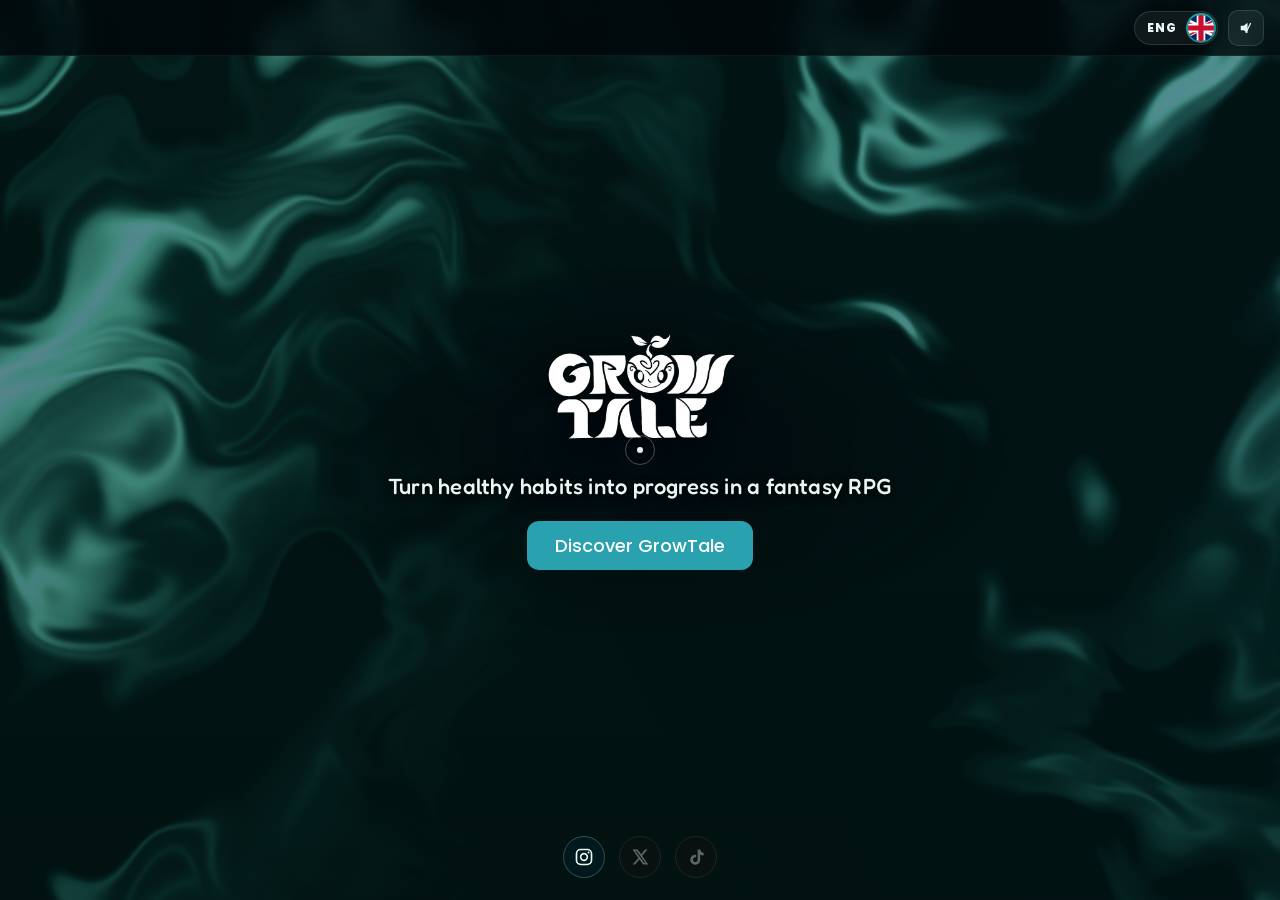
<file: index.html>
<!doctype html>
<html lang="es">
  <head>
    <meta charset="utf-8" />
    <meta name="viewport" content="width=device-width,initial-scale=1" />
    <title data-i18n="meta_title_cover">GrowTale — Convierte hábitos saludables en una aventura</title>
    <meta name="description" content="GrowTale es un RPG de fantasía que convierte hábitos saludables, como desconectar del móvil, en progreso dentro del juego. Proyecto de bienestar digital con aval profesional." data-i18n-content="meta_description">
    <meta name="theme-color" content="#042029">
    <link rel="canonical" href="https://growtale.app/">

    <meta property="og:type" content="website">
    <meta property="og:site_name" content="GrowTale">
    <meta property="og:title" content="GrowTale — Convierte hábitos saludables en una aventura">
    <meta property="og:description" content="Un RPG de fantasía que convierte hábitos saludables en progreso. Proyecto de bienestar digital con aval profesional.">
    <meta property="og:url" content="https://growtale.app/">
    <meta property="og:image" content="https://growtale.app/assets/images/og-image.jpg">
    <meta property="og:locale" content="es_ES">
    <meta property="og:locale:alternate" content="en_GB">
    <meta name="twitter:card" content="summary_large_image">

    <link rel="icon" href="assets/images/icons/icon-32.png" sizes="32x32" type="image/png">
    <link rel="apple-touch-icon" href="assets/images/icons/icon-180.png">
    <link rel="manifest" href="manifest.json">

    <link rel="preconnect" href="https://fonts.googleapis.com">
    <link rel="preconnect" href="https://fonts.gstatic.com" crossorigin>
    <link href="https://fonts.googleapis.com/css2?family=Fredoka:wght@400;500;600&family=Poppins:ital,wght@0,400;0,500;0,600;1,400&display=swap" rel="stylesheet">
    <!-- Intro animada en la primera visita de la sesión; animación de regreso al volver del proyecto.
         Se decide aquí, antes del primer pintado, y respeta "reducir movimiento". -->
    <script>try{var d=document.documentElement,ss=sessionStorage,n=performance.getEntriesByType&&performance.getEntriesByType('navigation')[0];if(!matchMedia('(prefers-reduced-motion: reduce)').matches){if(ss.getItem('growtale_return')||(n&&n.type==='back_forward'&&ss.getItem('growtale_intro'))){d.classList.add('return')}else if(!ss.getItem('growtale_intro')){d.classList.add('intro')}}ss.removeItem('growtale_return');ss.setItem('growtale_intro','1')}catch(e){}</script>
    <link rel="stylesheet" href="styles.css?v=20261125f">
    <link rel="prefetch" href="/about/">
  </head>
  <body class="cover-page">
    <canvas id="bg-canvas" aria-hidden="true"></canvas>

    <main id="landing">
      <!-- DESCOMENTAR CUANDO ESTÉ LISTO EL TRÁILER (siempre silenciado; la música va aparte)
      <video id="landing-video" class="landing-video" autoplay muted loop playsinline poster="assets/images/trailer-poster.jpg">
        <source src="assets/video/trailer.mp4" type="video/mp4">
      </video>
      -->
      <div class="landing-overlay" aria-hidden="true"></div>

      <header class="landing-top">
        <button type="button" class="lang-switch" id="lang-select" role="switch" aria-checked="false" aria-label="English" title="Español / English">
          <span class="lang-switch-text lang-switch-es" lang="es" aria-hidden="true">ESP</span>
          <span class="lang-switch-text lang-switch-en" lang="en" aria-hidden="true">ENG</span>
          <span class="lang-switch-knob" aria-hidden="true">
            <svg class="flag flag-es" viewBox="0 0 750 500" preserveAspectRatio="xMidYMid slice"><rect width="750" height="500" fill="#c60b1e"/><rect y="125" width="750" height="250" fill="#ffc400"/></svg>
            <svg class="flag flag-en" viewBox="0 0 60 30" preserveAspectRatio="xMidYMid slice"><clipPath id="flag-uk-clip"><path d="M30,15h30v15zv15h-30zh-30v-15zv-15h30z"/></clipPath><rect width="60" height="30" fill="#012169"/><path d="M0,0 60,30M60,0 0,30" stroke="#fff" stroke-width="6"/><path d="M0,0 60,30M60,0 0,30" clip-path="url(#flag-uk-clip)" stroke="#c8102e" stroke-width="4"/><path d="M30,0v30M0,15h60" stroke="#fff" stroke-width="10"/><path d="M30,0v30M0,15h60" stroke="#c8102e" stroke-width="6"/></svg>
          </span>
        </button>
        <button id="music-toggle" class="sound-toggle" aria-pressed="false" aria-label="Activar música" title="Activar música">
          <svg class="sound-on" width="18" height="18" viewBox="0 0 24 24" fill="none" aria-hidden="true"><path d="M5 9v6h4l5 4V5L9 9H5z" fill="currentColor"/><path d="M16.5 8.5a4.5 4.5 0 010 7" stroke="currentColor" stroke-width="1.3" stroke-linecap="round" stroke-linejoin="round"/></svg>
          <svg class="sound-off" width="18" height="18" viewBox="0 0 24 24" fill="none" aria-hidden="true"><path d="M5 9v6h4l5 4V5L9 9H5z" fill="currentColor"/><path d="M18 6l-6 12" stroke="currentColor" stroke-width="1.6" stroke-linecap="round" stroke-linejoin="round"/></svg>
        </button>
      </header>

      <div class="landing-content">
        <img src="assets/images/logo.webp" alt="GrowTale" class="landing-logo" width="200" height="123" fetchpriority="high">
        <h1 class="landing-tagline" data-i18n="cover_tagline">Convierte hábitos saludables en progreso en un RPG de fantasía</h1>
        <div class="landing-cta">
          <a id="discover-btn" class="btn btn-primary" href="/about/" data-i18n="discover">Descubre GrowTale</a>
        </div>
      </div>

      <!-- Redes sociales (X y TikTok, próximamente) -->
      <nav class="landing-social" aria-label="Redes sociales" data-i18n-aria-label="social_label">
        <a class="social-link" href="https://instagram.com/growtaleapp" target="_blank" rel="noopener" aria-label="GrowTale en Instagram" data-i18n-aria-label="social_instagram" title="Instagram">
          <svg viewBox="0 0 24 24" width="20" height="20" fill="none" stroke="currentColor" stroke-width="2" aria-hidden="true"><rect x="3" y="3" width="18" height="18" rx="5"/><circle cx="12" cy="12" r="4"/><circle cx="17.5" cy="6.5" r="1.2" fill="currentColor" stroke="none"/></svg>
        </a>
        <span class="social-link is-disabled" role="link" aria-disabled="true" aria-label="X (próximamente)" data-i18n-aria-label="social_x_soon" title="X · Próximamente" data-i18n-title="social_x_soon">
          <svg viewBox="0 0 24 24" width="18" height="18" fill="currentColor" aria-hidden="true"><path d="M18.9 2H22l-7.2 8.2L23 22h-6.6l-5.2-6.8L5.3 22H2.2l7.7-8.8L2 2h6.8l4.7 6.2L18.9 2zm-1.2 18h1.7L7.4 3.9H5.6L17.7 20z"/></svg>
        </span>
        <span class="social-link is-disabled" role="link" aria-disabled="true" aria-label="TikTok (próximamente)" data-i18n-aria-label="social_tiktok_soon" title="TikTok · Próximamente" data-i18n-title="social_tiktok_soon">
          <svg viewBox="0 0 24 24" width="19" height="19" fill="currentColor" aria-hidden="true"><path d="M16.6 2c.4 2.3 1.9 4 4.4 4.3v3.3c-1.6 0-3.1-.5-4.4-1.3v6.4c0 3.6-2.7 6.3-6.2 6.3S4.2 18.3 4.2 14.8s2.8-6.3 6.3-6.3c.4 0 .7 0 1 .1v3.4c-.3-.1-.6-.2-1-.2-1.6 0-3 1.3-3 3s1.4 3 3 3 3-1.3 3-3V2h3.1z"/></svg>
        </span>
      </nav>
    </main>

    <audio id="theme-audio" preload="auto" hidden>
      <source src="assets/audio/main-theme.m4a" type="audio/mp4">
    </audio>

    <!-- Cursor animado (solo escritorio) -->
    <div id="custom-cursor" aria-hidden="true">
      <div class="cursor-outer"></div>
      <div class="cursor-inner"></div>
    </div>

    <script src="shader.js?v=20261125f" defer></script>
    <script src="app.js?v=20261125f" defer></script>
    <script src="cursor.js?v=20261125f" defer></script>
  </body>
</html>
</file>
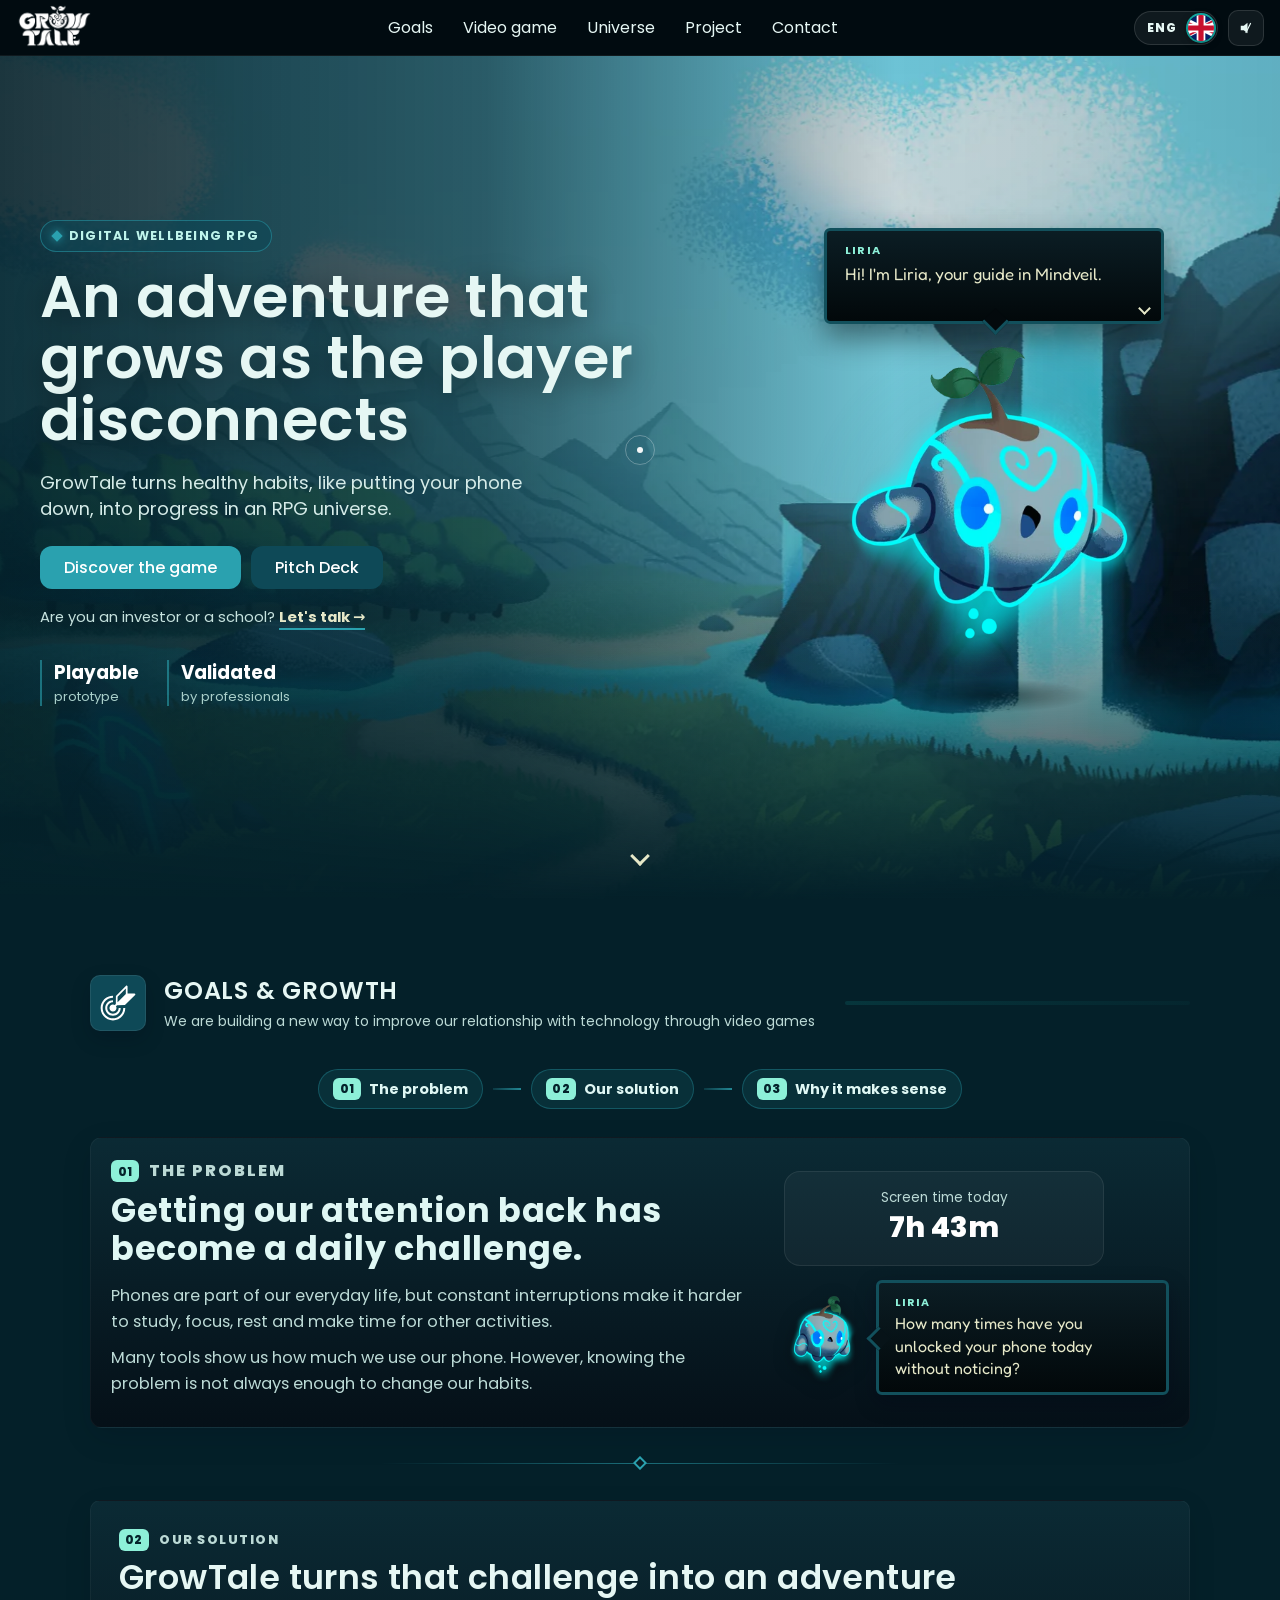
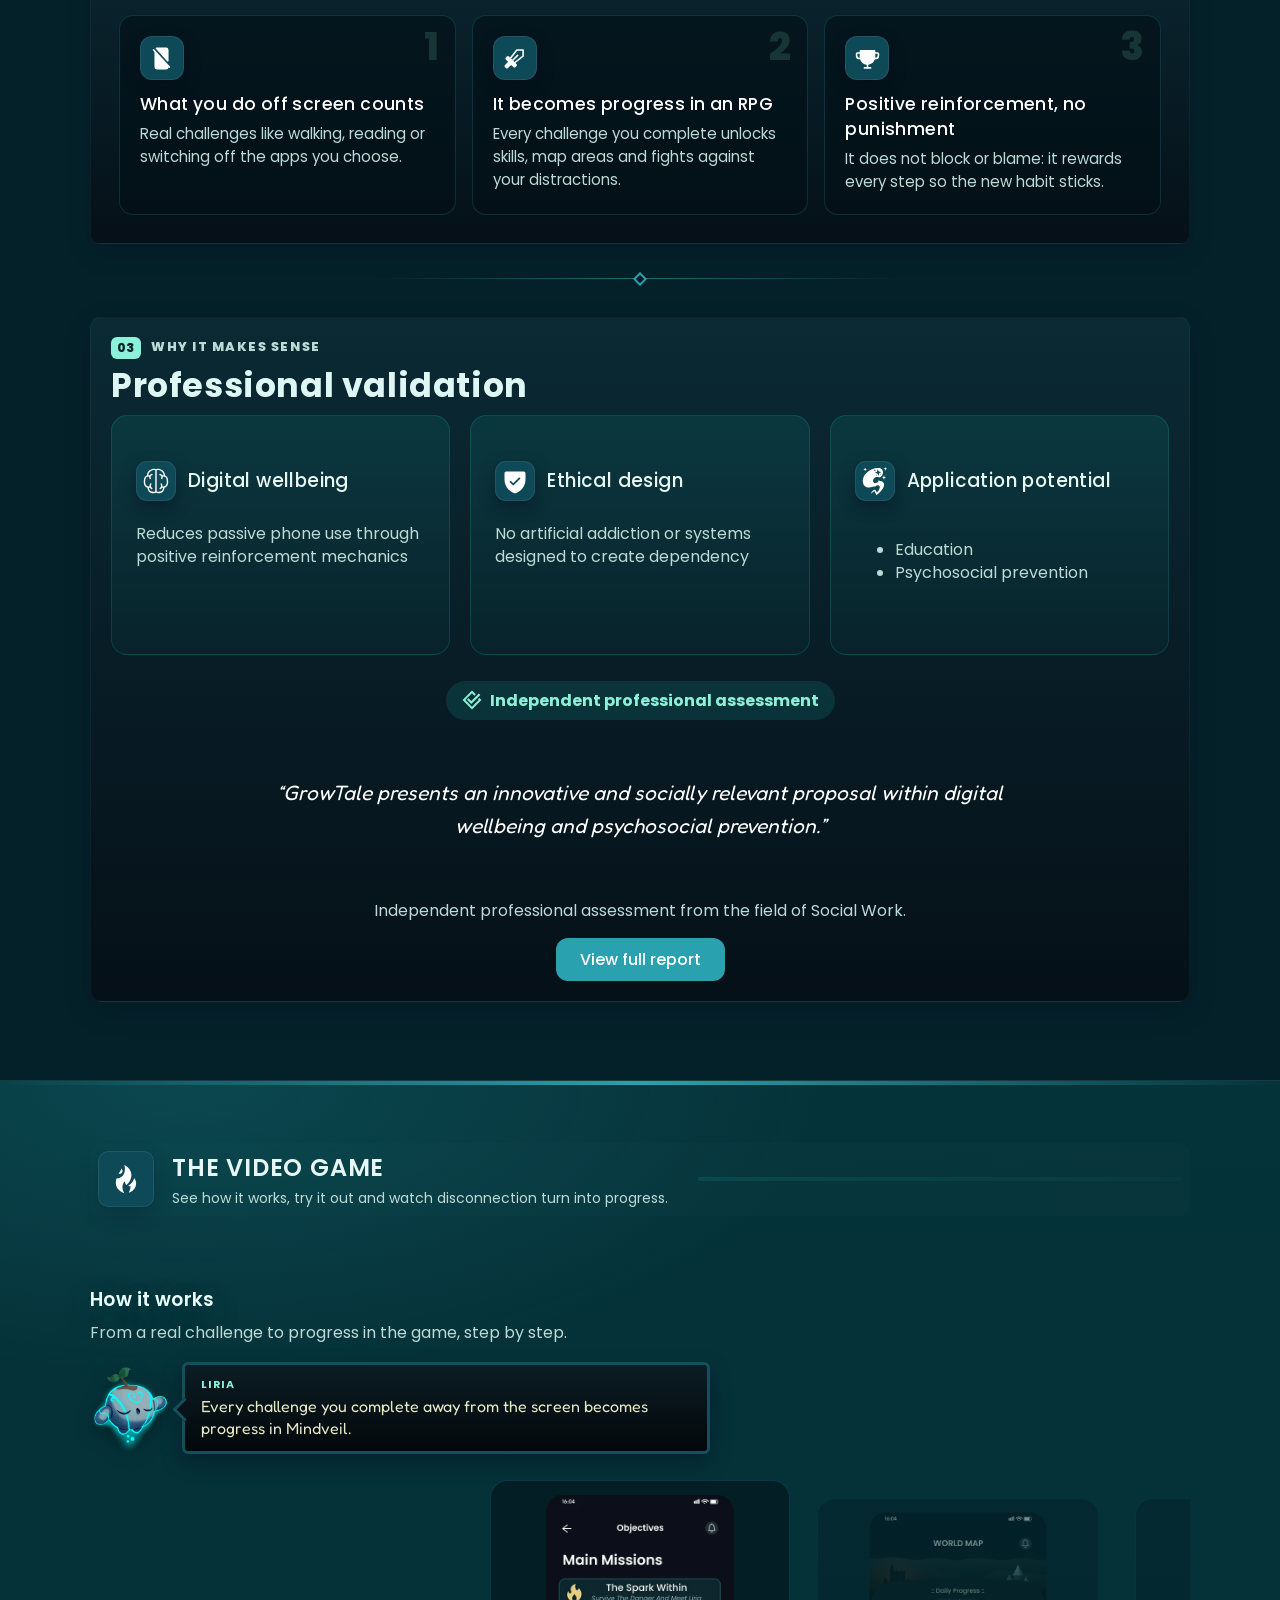
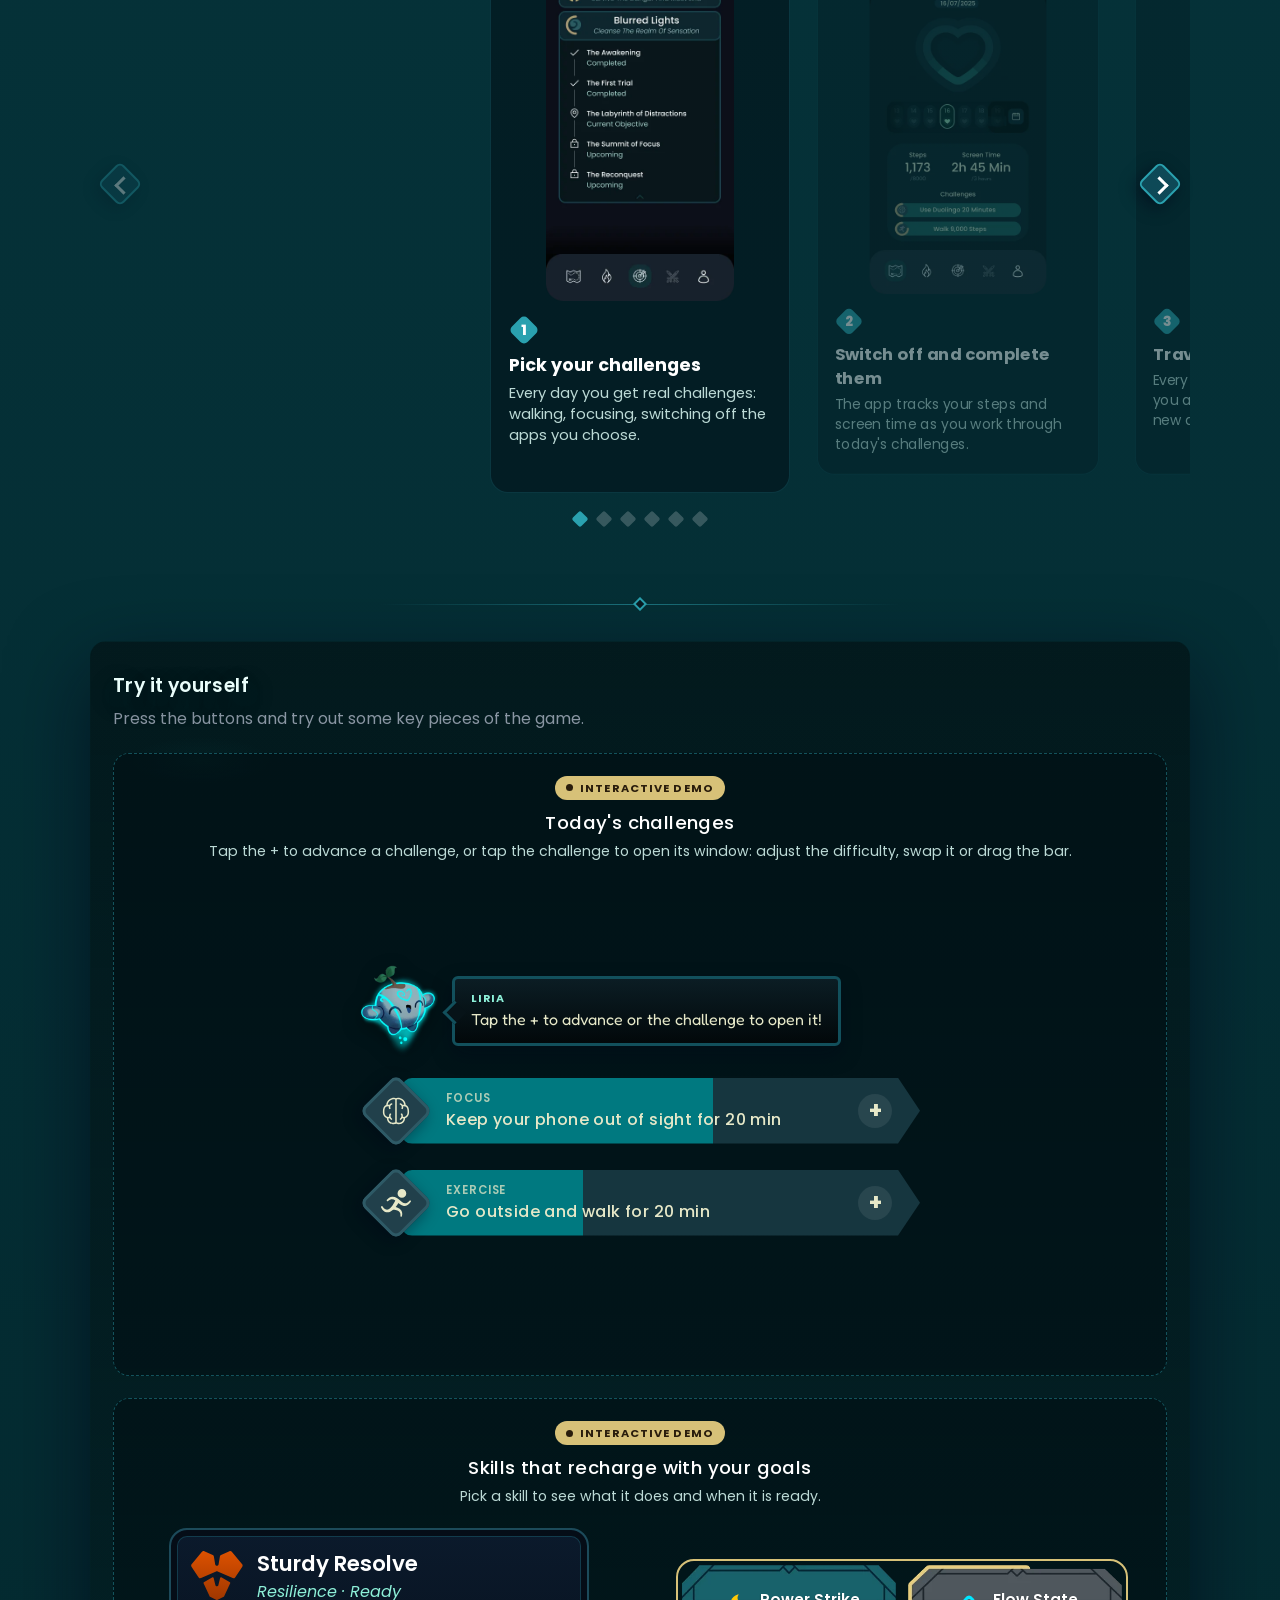
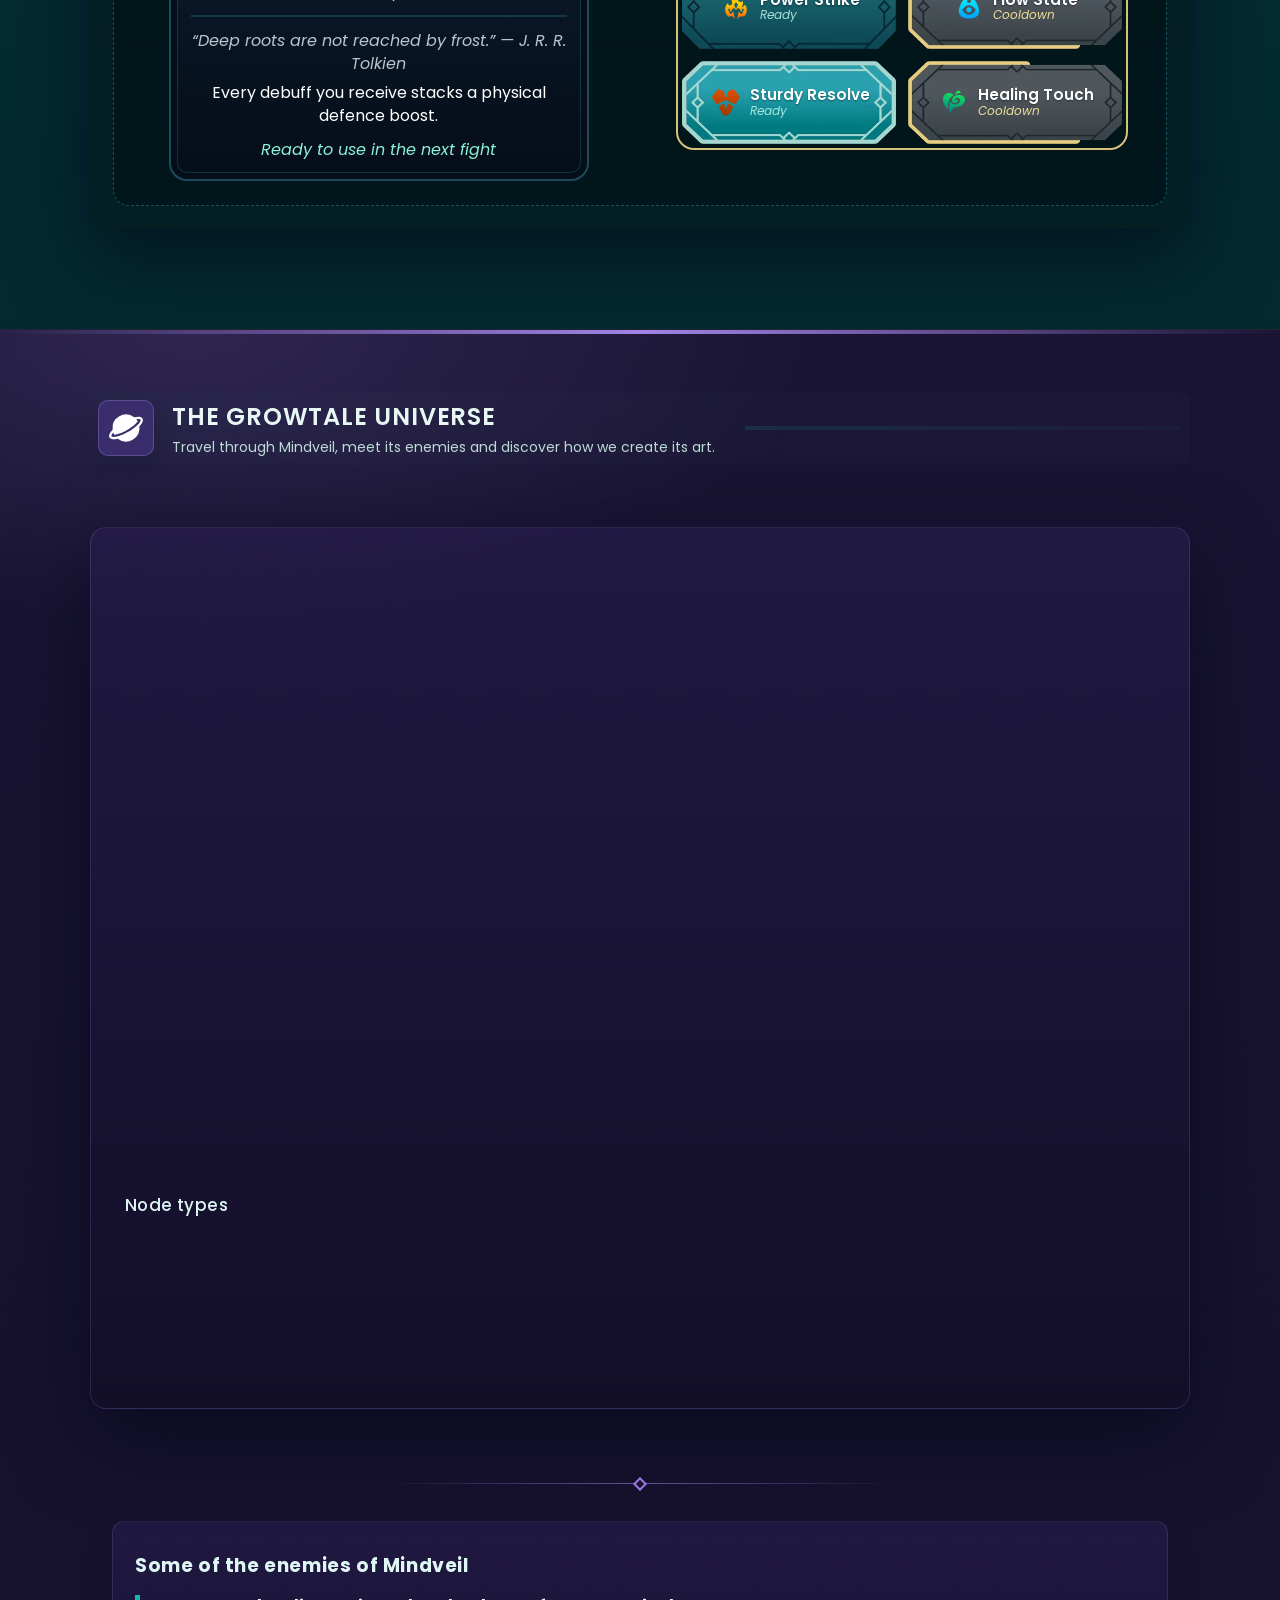
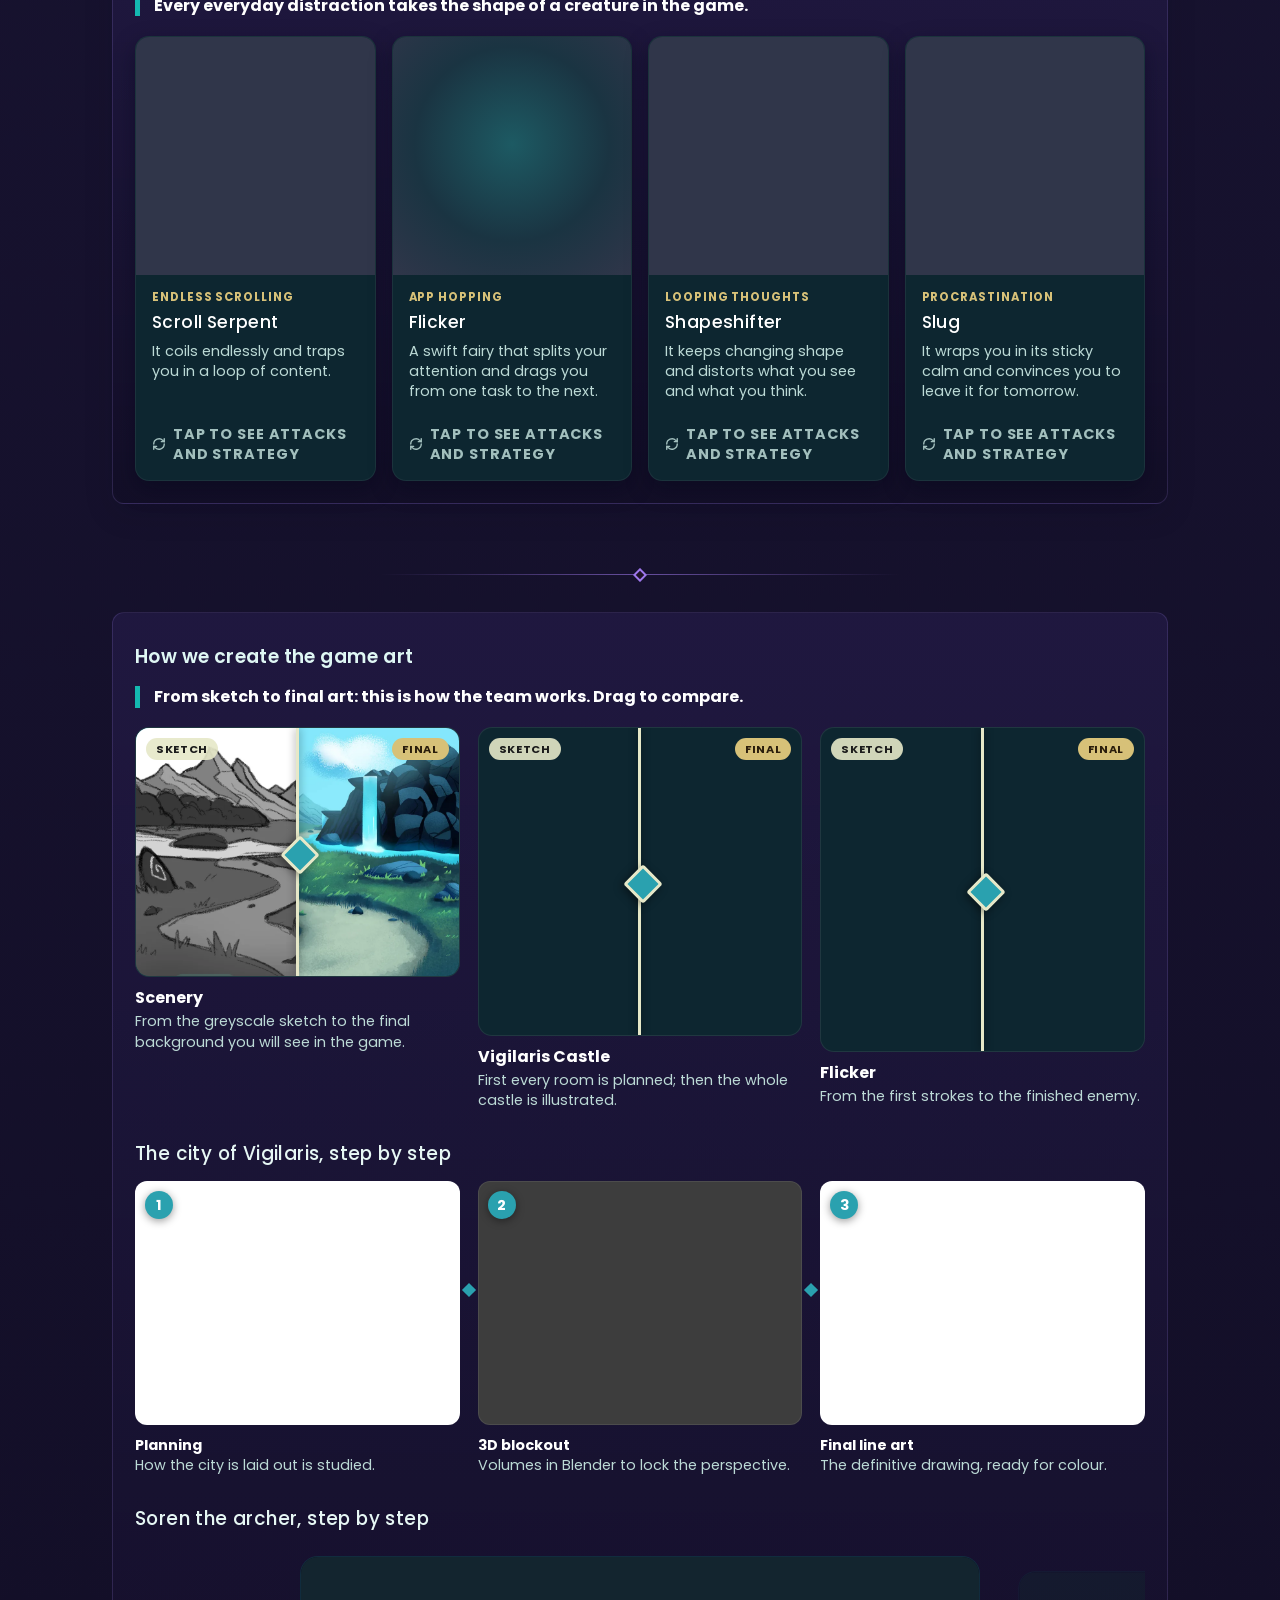
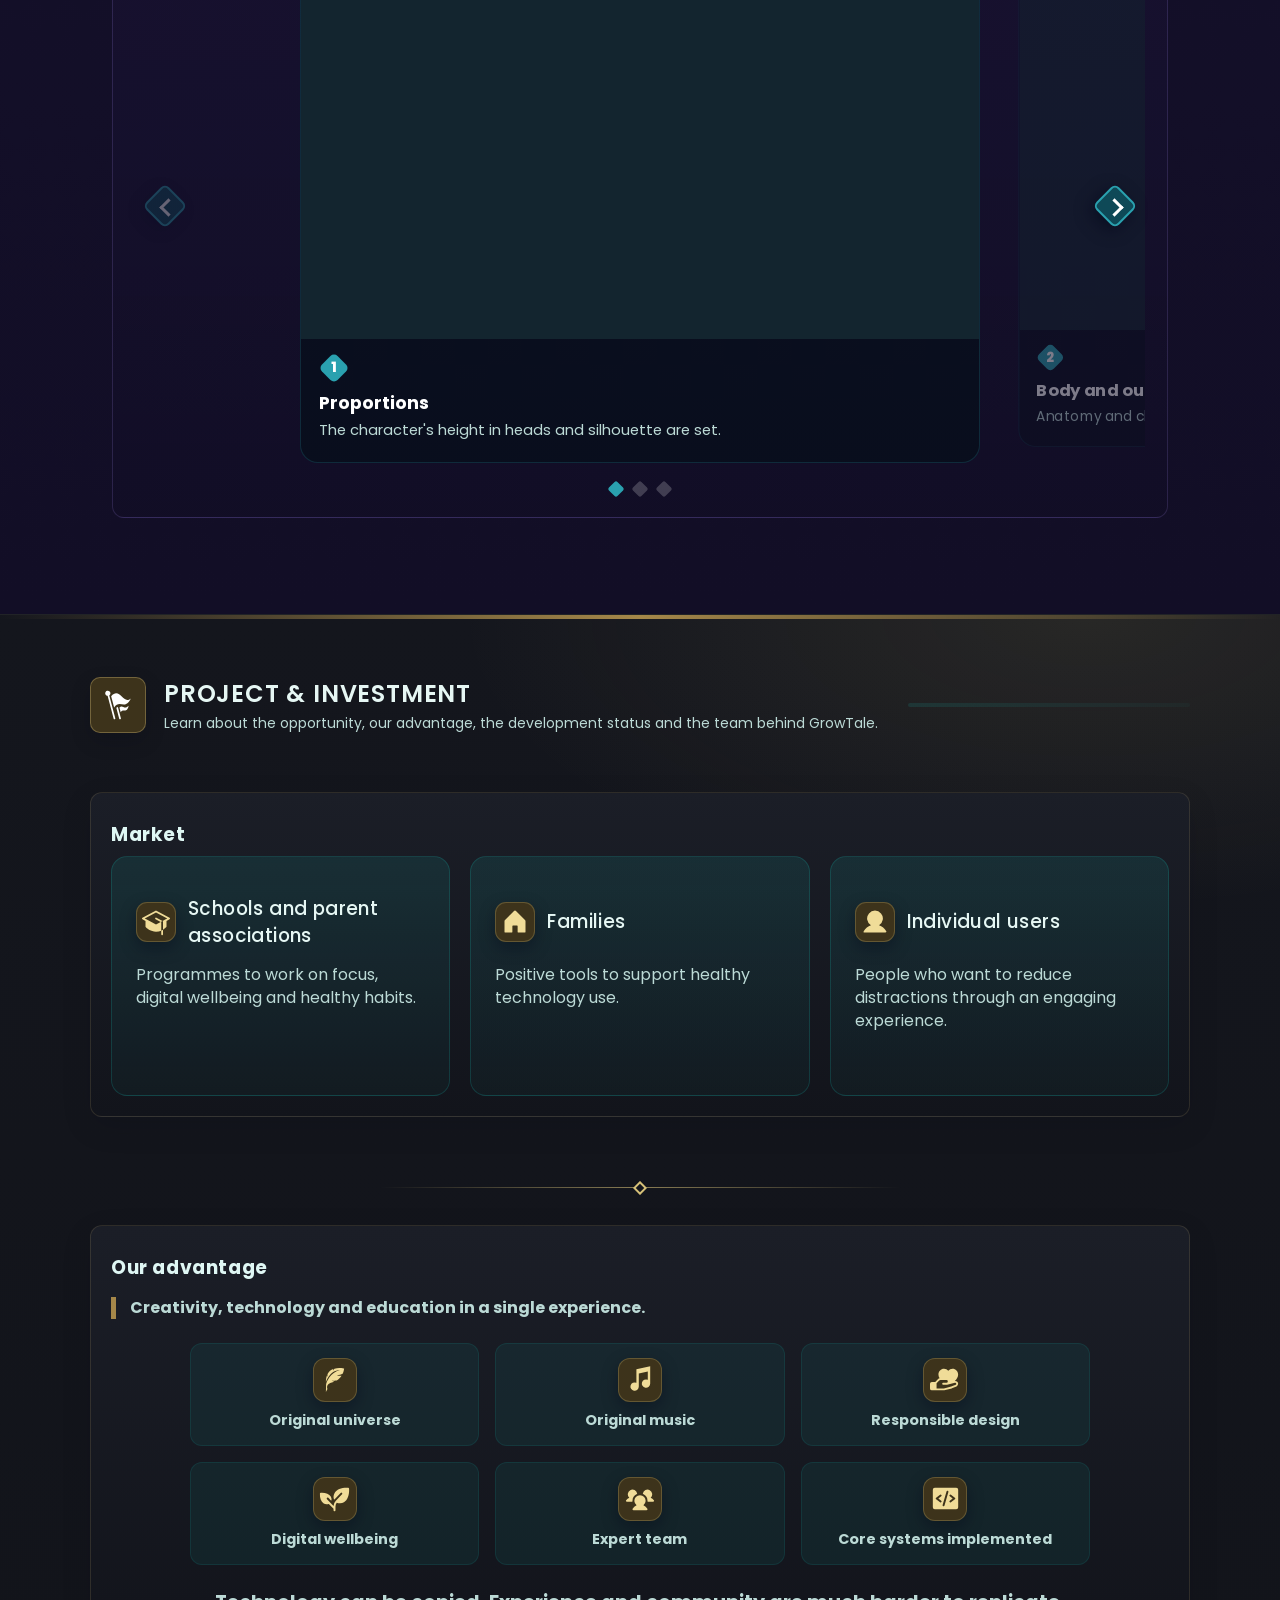
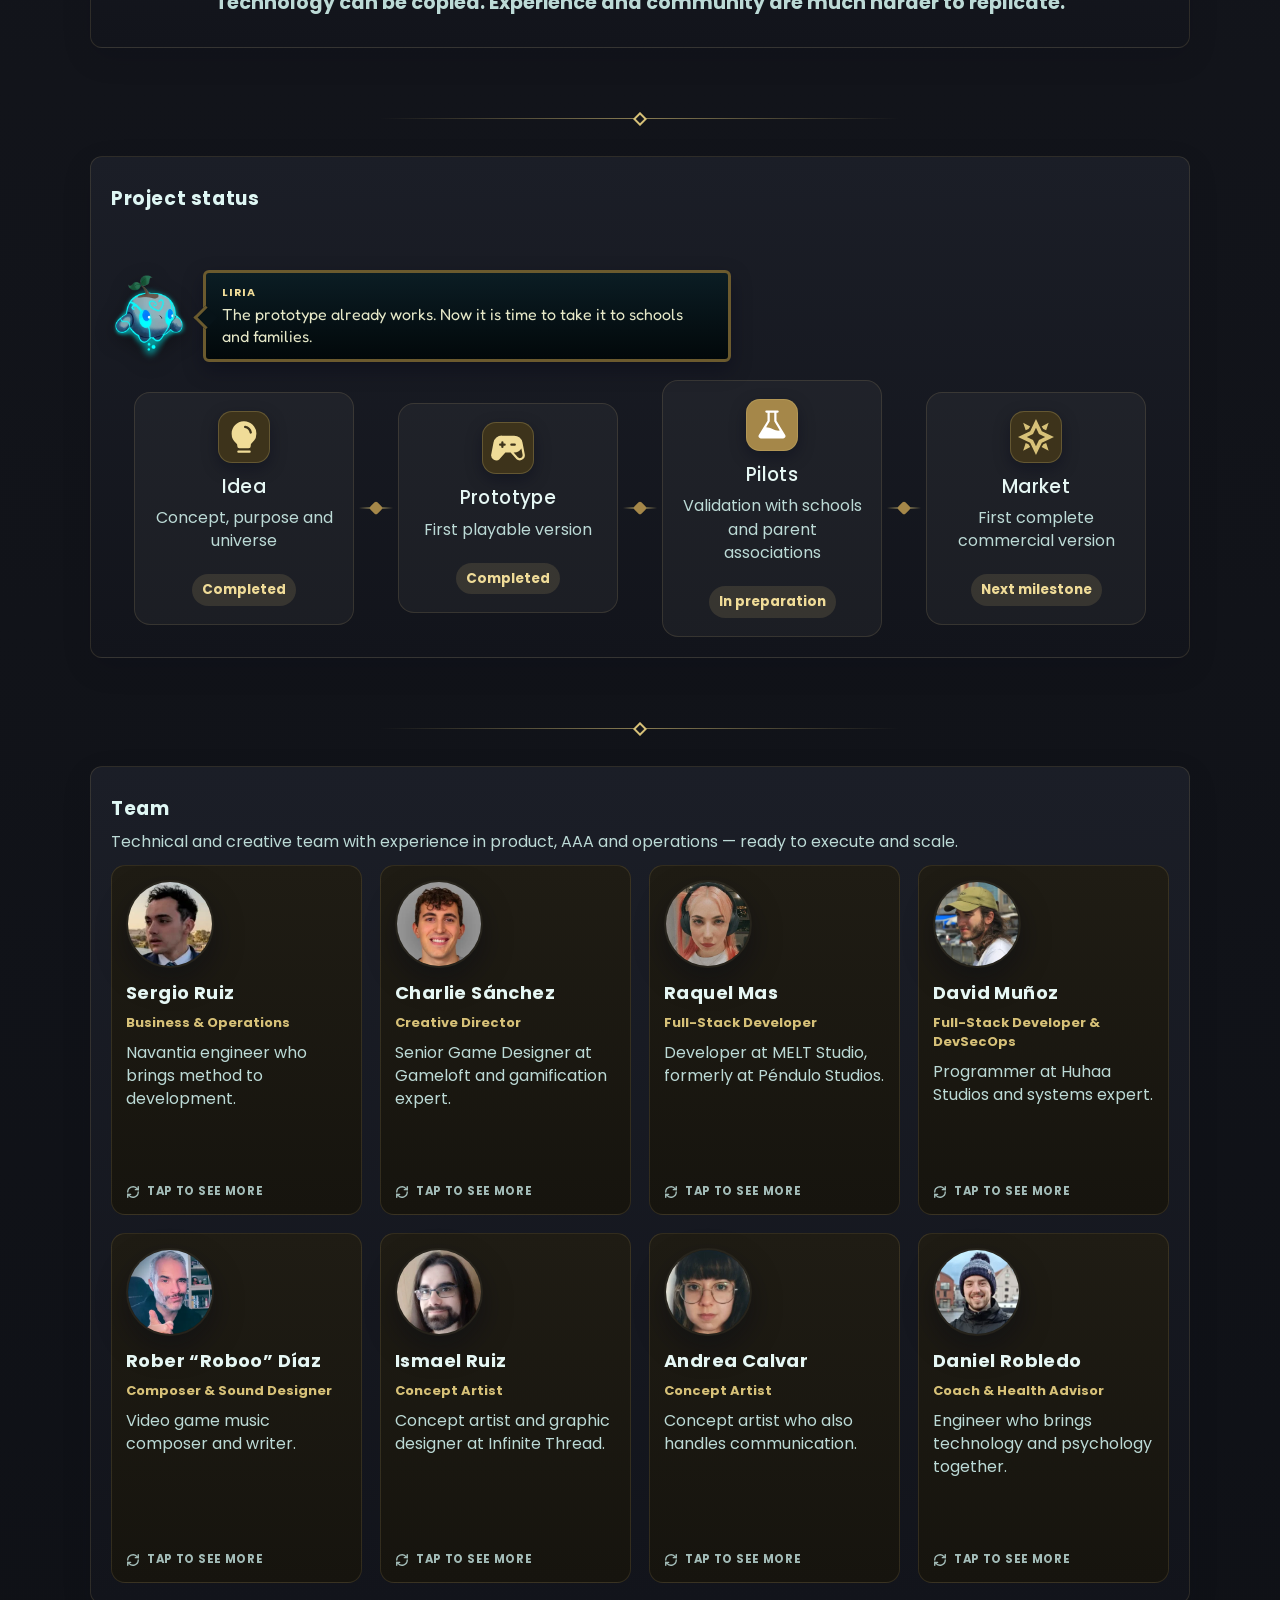
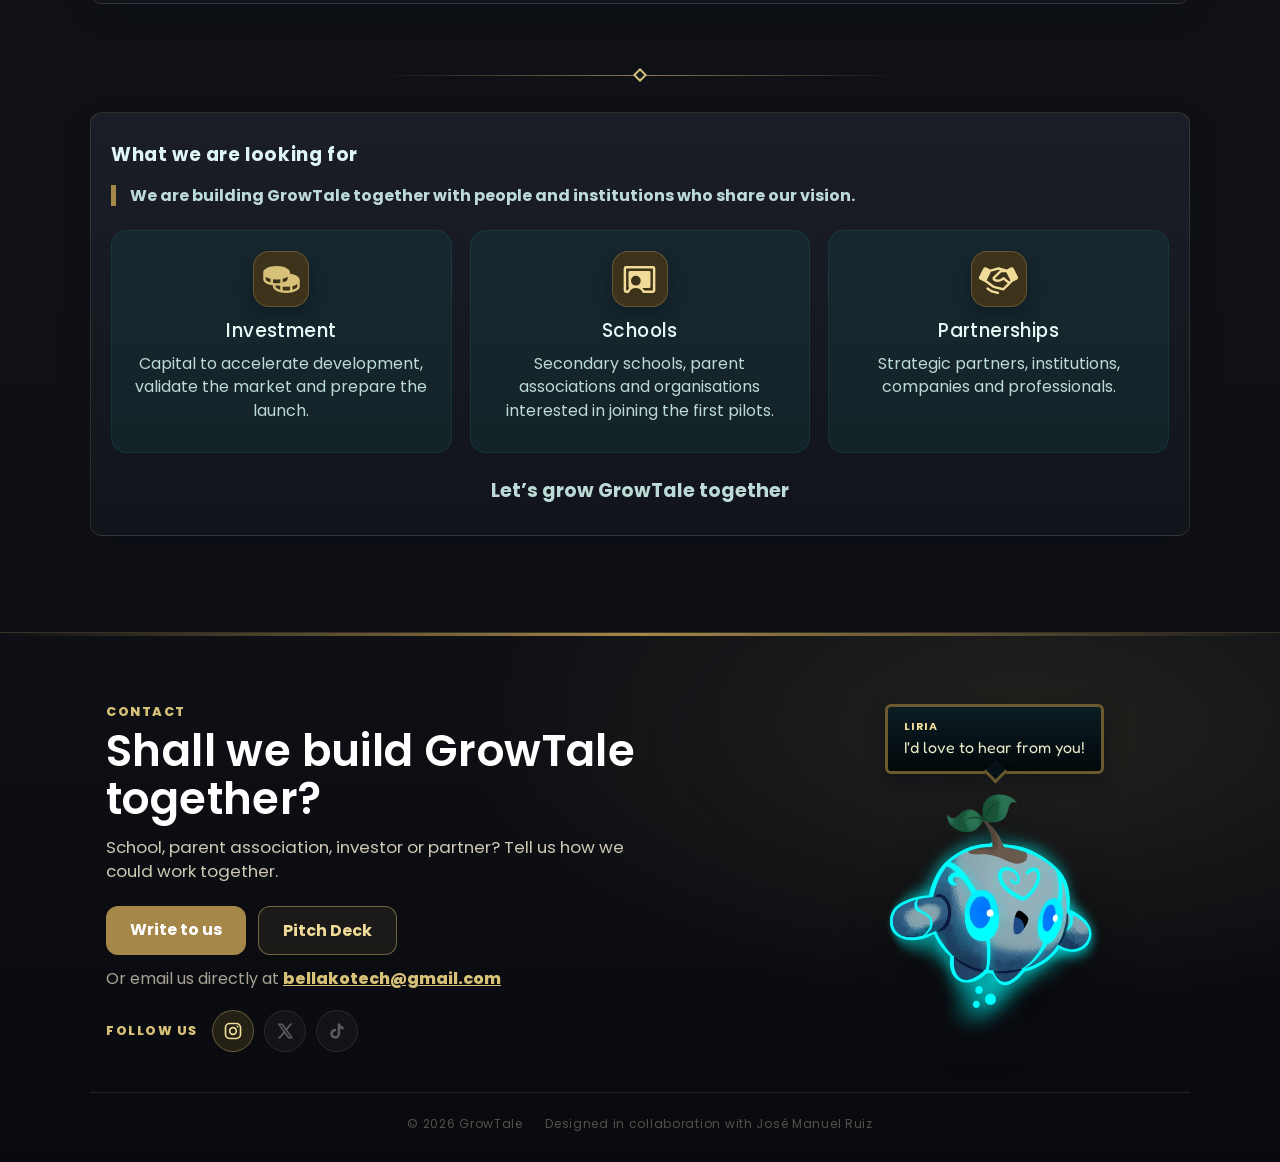
<file: about/index.html>
<!doctype html>
<html lang="es">
  <head>
    <meta charset="utf-8" />
    <meta name="viewport" content="width=device-width,initial-scale=1" />
    <title data-i18n="meta_title_project">GrowTale — Página oficial</title>
    <meta name="description" content="GrowTale es un RPG de fantasía que convierte hábitos saludables, como desconectar del móvil, en progreso dentro del juego. Proyecto de bienestar digital con aval profesional." data-i18n-content="meta_description">
    <meta name="theme-color" content="#042029">
    <link rel="canonical" href="https://growtale.app/about/">

    <meta property="og:type" content="website">
    <meta property="og:site_name" content="GrowTale">
    <meta property="og:title" content="GrowTale — Página oficial">
    <meta property="og:description" content="Un RPG de fantasía que convierte hábitos saludables en progreso. Proyecto de bienestar digital con aval profesional.">
    <meta property="og:url" content="https://growtale.app/about/">
    <meta property="og:image" content="https://growtale.app/assets/images/og-image.jpg">
    <meta property="og:locale" content="es_ES">
    <meta property="og:locale:alternate" content="en_GB">
    <meta name="twitter:card" content="summary_large_image">

    <link rel="icon" href="/assets/images/icons/icon-32.png" sizes="32x32" type="image/png">
    <link rel="apple-touch-icon" href="/assets/images/icons/icon-180.png">
    <link rel="manifest" href="/manifest.json">

    <link rel="preconnect" href="https://fonts.googleapis.com">
    <link rel="preconnect" href="https://fonts.gstatic.com" crossorigin>
    <link href="https://fonts.googleapis.com/css2?family=Fredoka:wght@400;500;600&family=Poppins:ital,wght@0,400;0,500;0,600;1,400&display=swap" rel="stylesheet">
    <!-- Entrada suave al llegar desde el botón "Descubre GrowTale" de la portada -->
    <script>try{if(sessionStorage.getItem('growtale_enter')){document.documentElement.classList.add('arrive');sessionStorage.removeItem('growtale_enter')}}catch(e){}</script>
    <link rel="preload" as="image" href="/assets/images/hero/liria-happy1.webp" fetchpriority="high">
    <link rel="stylesheet" href="/styles.css?v=20261125f">
  </head>
  <body>
    <a class="skip-link" href="#main" data-i18n="skip_to_content">Saltar al contenido</a>

    <nav class="top-nav" aria-label="Principal" data-i18n-aria-label="main_nav">
      <div class="nav-inner container-lg">
        <div class="nav-left">
          <a href="/" class="nav-logo" aria-label="Volver a la portada" data-i18n-aria-label="back_to_cover">
            <img src="/assets/images/logo.webp" alt="GrowTale" width="76" height="47">
          </a>
        </div>

        <button class="nav-toggle" aria-expanded="false" aria-controls="nav-links" aria-label="Abrir menú" data-i18n-aria-label="open_menu"><span class="nav-toggle-bars" aria-hidden="true"><span></span><span></span><span></span></span></button>

        <ul class="nav-links" id="nav-links">
          <li><a href="#objetivos" data-i18n="nav_impact">Objetivos</a></li>
          <li><a href="#videojuego" data-i18n="nav_game">Videojuego</a></li>
          <li><a href="#universo" data-i18n="nav_universe">Universo</a></li>
          <li><a href="#proyecto" data-i18n="nav_project">Proyecto</a></li>
          <li><a href="#contact" data-i18n="nav_contact">Contacto</a></li>
        </ul>

        <div class="nav-right">
          <a href="/" class="back-to-cover nav-back" data-i18n="back_to_cover">Volver a portada</a>
          <button type="button" class="lang-switch" id="lang-select" role="switch" aria-checked="false" aria-label="English" title="Español / English">
            <span class="lang-switch-text lang-switch-es" lang="es" aria-hidden="true">ESP</span>
            <span class="lang-switch-text lang-switch-en" lang="en" aria-hidden="true">ENG</span>
            <span class="lang-switch-knob" aria-hidden="true">
              <svg class="flag flag-es" viewBox="0 0 750 500" preserveAspectRatio="xMidYMid slice"><rect width="750" height="500" fill="#c60b1e"/><rect y="125" width="750" height="250" fill="#ffc400"/></svg>
              <svg class="flag flag-en" viewBox="0 0 60 30" preserveAspectRatio="xMidYMid slice"><clipPath id="flag-uk-clip"><path d="M30,15h30v15zv15h-30zh-30v-15zv-15h30z"/></clipPath><rect width="60" height="30" fill="#012169"/><path d="M0,0 60,30M60,0 0,30" stroke="#fff" stroke-width="6"/><path d="M0,0 60,30M60,0 0,30" clip-path="url(#flag-uk-clip)" stroke="#c8102e" stroke-width="4"/><path d="M30,0v30M0,15h60" stroke="#fff" stroke-width="10"/><path d="M30,0v30M0,15h60" stroke="#c8102e" stroke-width="6"/></svg>
            </span>
          </button>
          <button id="music-toggle" class="music-toggle" aria-pressed="false" aria-label="Activar música" title="Activar música">
            <svg class="icon-on" width="20" height="20" viewBox="0 0 24 24" fill="none" aria-hidden="true">
              <path d="M5 9v6h4l5 4V5L9 9H5z" fill="currentColor"/>
              <path d="M16.5 8.5a4.5 4.5 0 010 7" stroke="currentColor" stroke-width="1.5" stroke-linecap="round" stroke-linejoin="round"/>
            </svg>
            <svg class="icon-off" width="20" height="20" viewBox="0 0 24 24" fill="none" aria-hidden="true">
              <path d="M5 9v6h4l5 4V5L9 9H5z" fill="currentColor"/>
              <path d="M18 6l-6 12" stroke="currentColor" stroke-width="1.6" stroke-linecap="round" stroke-linejoin="round"/>
            </svg>
          </button>
        </div>
      </div>
    </nav>

    <!-- PORTADA DEL PROYECTO: pantalla completa con el valle de Mindveil y Liria -->
    <header id="vision" class="vision-section hero-full">
      <!-- Móvil: se decide aquí, antes de pintar, si toca la conversación de Liria (primera visita)
           o su estado final (visitas siguientes), para que nada aparezca y desaparezca -->
      <script>(function(){try{var h=document.getElementById('vision');if(!matchMedia('(max-width: 700px)').matches||matchMedia('(prefers-reduced-motion: reduce)').matches)return;var seen=false;try{seen=localStorage.getItem('growtale_intro_seen')==='1'}catch(e){}h.classList.add('intro-mode','speech-pending');if(!seen&&!location.hash){h.classList.add('is-talking','intro-wait');document.documentElement.classList.add('intro-lock')}else{h.classList.add('intro-instant','step-1','step-2','step-3','show-choices')}}catch(e){}})()</script>
      <div class="hero-loader" aria-hidden="true"><span></span><span></span><span></span></div>
      <div class="hero-motes" aria-hidden="true"><span style="--x:43%;--y:54%;--s:6px;--d:11.6s;--delay:-0.9s"></span><span style="--x:70%;--y:47%;--s:5px;--d:11.1s;--delay:-10.9s"></span><span style="--x:29%;--y:39%;--s:3px;--d:10.0s;--delay:-0.8s"></span><span style="--x:13%;--y:89%;--s:3px;--d:12.8s;--delay:-1.5s"></span><span style="--x:30%;--y:42%;--s:6px;--d:7.3s;--delay:-2.7s"></span><span style="--x:73%;--y:52%;--s:5px;--d:9.9s;--delay:-6.5s"></span><span style="--x:75%;--y:74%;--s:4px;--d:7.7s;--delay:-6.9s"></span><span style="--x:26%;--y:82%;--s:3px;--d:10.8s;--delay:-0.8s"></span><span style="--x:9%;--y:61%;--s:6px;--d:11.8s;--delay:-5.1s"></span><span style="--x:42%;--y:94%;--s:6px;--d:9.5s;--delay:-3.0s"></span><span style="--x:25%;--y:66%;--s:3px;--d:11.0s;--delay:-6.3s"></span><span style="--x:45%;--y:92%;--s:5px;--d:11.3s;--delay:-0.9s"></span><span style="--x:67%;--y:88%;--s:4px;--d:12.3s;--delay:-1.8s"></span><span style="--x:64%;--y:88%;--s:3px;--d:13.7s;--delay:-0.9s"></span><span style="--x:73%;--y:75%;--s:5px;--d:11.9s;--delay:-7.1s"></span><span style="--x:76%;--y:93%;--s:3px;--d:12.9s;--delay:-11.3s"></span><span style="--x:62%;--y:43%;--s:3px;--d:12.1s;--delay:-3.7s"></span><span style="--x:75%;--y:92%;--s:5px;--d:12.0s;--delay:-10.6s"></span></div>
      <div class="container vision-grid">
        <div class="vision-copy">
          <p class="hero-eyebrow"><span class="hero-eyebrow-dot" aria-hidden="true"></span><span data-i18n="hero_eyebrow">RPG de bienestar digital</span></p>
          <h1 data-i18n="vision_title">Una aventura que crece cuando el jugador desconecta</h1>
          <p class="lead" data-i18n="vision_lead">GrowTale convierte hábitos saludables, como desconectar del móvil, en progreso dentro de un universo RPG.</p>
          <div class="hero-ctas">
            <a class="btn btn-primary" href="#how" data-i18n="hero_discover">Descubre el juego</a>
            <a class="btn btn-secondary" href="/docs/GrowTale_PitchDeck.pdf" target="_blank" rel="noopener" data-doc-viewer data-doc-title="pitch_doc_title">Pitch Deck</a>
          </div>
          <p class="hero-contact"><span data-i18n="hero_contact_q">¿Eres inversor o centro educativo?</span> <a href="mailto:bellakotech@gmail.com" data-open-contact data-i18n="hero_contact_cta">Hablemos</a></p>
          <ul class="hero-facts">
            <li><strong data-i18n="hero_fact1_value">Prototipo</strong><span data-i18n="hero_fact1_label">jugable</span></li>
            <li><strong data-i18n="hero_fact2_value">Validado</strong><span data-i18n="hero_fact2_label">por profesionales</span></li>
          </ul>
        </div>
        <div class="vision-image">
          <span class="hero-halo" aria-hidden="true"></span>
          <div class="hero-speech" id="hero-speech" role="button" tabindex="0" aria-label="Siguiente mensaje de Liria" data-i18n-aria-label="hero_speech_next">
            <span class="hero-speech-name">Liria</span>
            <p class="hero-speech-text" aria-live="polite"><span id="hero-speech-text">¡Hola! Soy Liria, tu guía en Mindveil.</span><span class="hero-speech-caret" aria-hidden="true"></span></p>
            <span class="hero-speech-next" aria-hidden="true"></span>
          </div>
          <button type="button" class="hero-liria-stage" id="hero-liria-stage" aria-label="Hablar con Liria" data-i18n-aria-label="hero_liria_talk">
            <img id="hero-liria" src="/assets/images/hero/liria-happy1.webp" alt="Liria, la guía de GrowTale" data-i18n-alt="hero_liria_alt" width="420" height="513" fetchpriority="high">
          </button>
          <div class="hero-choices" role="group" aria-label="Opciones" data-i18n-aria-label="liria_choices">
            <a class="hero-choice" href="#how" data-i18n="liria_choice_game">Descubrir el juego</a>
            <a class="hero-choice" href="/docs/GrowTale_PitchDeck.pdf" target="_blank" rel="noopener" data-doc-viewer data-doc-title="pitch_doc_title" data-i18n="liria_choice_pitch">Ver el Pitch Deck</a>
            <a class="hero-choice" href="mailto:bellakotech@gmail.com" data-open-contact data-i18n="liria_choice_talk">Soy inversor, ¡hablemos!</a>
          </div>
          <button type="button" class="hero-skip" aria-label="Mantén pulsado para saltar" data-i18n-aria-label="liria_skip_hold"><span data-i18n="liria_skip">Saltar</span></button>
        </div>
      </div>
      <a class="hero-scroll" href="#main" aria-label="Seguir bajando" data-i18n-aria-label="hero_scroll"><span aria-hidden="true"></span></a>
    </header>

    <main id="main">

      <div class="zone zone-impact" id="objetivos">
      <!-- BLOQUE: OBJETIVOS Y CRECIMIENTO -->
      <div class="block-sep" data-block="impacto">
        <div class="block-inner container">
          <div class="block-icon" aria-hidden="true"><span class="gt-icon" style="--icon:url(/assets/icons/objectives.svg)" aria-hidden="true"></span></div>
          <div class="block-text">
            <h2 class="block-title" data-i18n="block_impact_title">OBJETIVOS Y CRECIMIENTO</h2>
            <p class="block-sub" data-i18n="block_impact_sub">Estamos construyendo una nueva forma de mejorar nuestra relación con la tecnología a través del videojuego</p>
          </div>
          <div class="block-deco" aria-hidden="true"></div>
        </div>
      </div>

      <!-- Hilo del bloque: problema → solución → por qué tiene sentido -->
      <ol class="story-steps">
        <li><a href="#problem"><span class="story-num">01</span><span data-i18n="problem_title">El problema</span></a></li>
        <li><a href="#solution"><span class="story-num">02</span><span data-i18n="solution_title">Nuestra solución</span></a></li>
        <li><a href="#validation"><span class="story-num">03</span><span data-i18n="why_title">Por qué tiene sentido</span></a></li>
      </ol>

        <!-- 01 · El problema -->
        <section id="problem" class="investor-section story-section">
          <div class="container story-grid">
            <div class="story-copy">
              <p class="story-eyebrow"><span class="story-num">01</span><span data-i18n="problem_title">El problema</span></p>
              <h2 class="story-statement" data-i18n="problem_subtitle">Recuperar la atención se ha vuelto un reto diario.</h2>
              <p data-i18n="problem_p1">El móvil forma parte de nuestro día a día, pero las interrupciones constantes hacen que sea más difícil estudiar, concentrarse, descansar y dedicar tiempo a otras actividades.</p>
              <p data-i18n="problem_p2">Muchas herramientas nos muestran cuánto utilizamos el teléfono. Sin embargo, conocer el problema no siempre es suficiente para cambiar nuestros hábitos.</p>
            </div>
            <div class="story-aside">
              <div class="screen-time-demo">
                <div class="screen-time-label" data-i18n="screen_time_label">Tiempo de pantalla hoy</div>
                <div class="screen-time-counter" id="screen-time-counter">7h 42m</div>
              </div>
              <div class="liria-tip">
                <img class="liria-tip-img" src="/assets/images/liria/liria-worried.webp" alt="" width="240" height="294" loading="lazy" decoding="async">
                <p class="liria-bubble"><span class="liria-name">Liria</span><span data-i18n="liria_problem">¿Cuántas veces has desbloqueado el móvil hoy sin darte cuenta?</span></p>
              </div>
            </div>
          </div>
        </section>

        <!-- 02 · Nuestra solución -->
        <section id="solution" class="investor-section story-section">
          <div class="container">
            <p class="story-eyebrow"><span class="story-num">02</span><span data-i18n="solution_title">Nuestra solución</span></p>
            <h2 class="story-statement" data-i18n="problem_highlight">GrowTale transforma ese reto en una aventura</h2>
            <ol class="solution-steps">
              <li class="solution-card">
                <span class="gt-tile" style="--icon:url(/assets/icons/device-mobile-slash.svg)" aria-hidden="true"></span>
                <h3 data-i18n="solution1_title">Lo que haces fuera de la pantalla cuenta</h3>
                <p data-i18n="solution1_text">Retos reales como caminar, leer o desconectar de las apps que tú elijas.</p>
              </li>
              <li class="solution-card">
                <span class="gt-tile" style="--icon:url(/assets/icons/sword.svg)" aria-hidden="true"></span>
                <h3 data-i18n="solution2_title">Se convierte en progreso en un RPG</h3>
                <p data-i18n="solution2_text">Cada reto cumplido desbloquea habilidades, zonas del mapa y combates contra tus distracciones.</p>
              </li>
              <li class="solution-card">
                <span class="gt-tile" style="--icon:url(/assets/icons/trophy.svg)" aria-hidden="true"></span>
                <h3 data-i18n="solution3_title">Refuerzo positivo, sin castigos</h3>
                <p data-i18n="solution3_text">No bloquea ni culpabiliza: premia cada avance para que el nuevo hábito se mantenga.</p>
              </li>
            </ol>
          </div>
        </section>

        <!-- Validación profesional -->
        <section id="validation" class="investor-section story-section">
          <div class="container">
            <p class="story-eyebrow"><span class="story-num">03</span><span data-i18n="why_title">Por qué tiene sentido</span></p>
            <h2 class="story-statement" data-i18n="validation_title">Validación profesional</h2>

            <div class="validators">
              <div class="validation-card">
                <h3 class="has-tile"><span class="gt-tile" style="--icon:url(/assets/icons/mind.svg)" aria-hidden="true"></span><span data-i18n="validation_wellbeing_title">Bienestar digital</span></h3>
                <p data-i18n="validation_wellbeing_text">Reduce el uso pasivo del móvil mediante mecánicas de refuerzo positivo</p>
              </div>
              <div class="validation-card">
                <h3 class="has-tile"><span class="gt-tile" style="--icon:url(/assets/icons/shield-check.svg)" aria-hidden="true"></span><span data-i18n="validation_ethics_title">Diseño ético</span></h3>
                <p data-i18n="validation_ethics_text">Sin adicción artificial ni sistemas diseñados para generar dependencia</p>
              </div>
              <div class="validation-card">
                <h3 class="has-tile"><span class="gt-tile" style="--icon:url(/assets/icons/comet.svg)" aria-hidden="true"></span><span data-i18n="validation_potential_title">Potencial de aplicación</span></h3>
                <ul>
                  <li data-i18n="validation_potential_education">Educación</li>
                  <li data-i18n="validation_potential_prevention">Prevención psicosocial</li>
                </ul>
              </div>
            </div>

            <div class="validation-seal"><span class="gt-icon" style="--icon:url(/assets/icons/check.svg)" aria-hidden="true"></span><span data-i18n="validation_seal">Evaluación profesional independiente</span></div>
            <blockquote class="validation-quote" data-i18n="validation_quote">“GrowTale presenta una propuesta innovadora y socialmente pertinente dentro del bienestar digital y la prevención psicosocial.”</blockquote>
            <div class="validator-author">
              <p data-i18n="validation_author">Valoración profesional independiente del ámbito del Trabajo Social.</p>
              <a href="/docs/AnalisisMdm.pdf" target="_blank" rel="noopener" class="btn btn-primary" data-doc-viewer data-doc-title="validation_doc_title" data-i18n="validation_download">Consulta informe completo</a>
            </div>
          </div>
        </section>
      </div>

      <div class="zone zone-game" id="videojuego">
      <!-- BLOQUE: EL VIDEOJUEGO -->
      <div class="block-sep block-sep-immersive" data-block="videojuego">
        <div class="block-inner container">
          <div class="block-icon" aria-hidden="true"><span class="gt-icon" style="--icon:url(/assets/icons/flame.svg)" aria-hidden="true"></span></div>
          <div class="block-text">
            <h2 class="block-title" data-i18n="block_game_title">EL VIDEOJUEGO</h2>
            <p class="block-sub" data-i18n="block_game_sub">Descubre cómo funciona, pruébalo y mira cómo la desconexión se convierte en progreso.</p>
          </div>
          <div class="block-deco" aria-hidden="true"></div>
        </div>
      </div>

      <!-- Cómo funciona: el flujo del juego, paso a paso, en un carrusel -->
      <section id="how" class="how">
        <h2 data-i18n="how_title">Cómo funciona</h2>
        <p data-i18n="how_lead">Del reto real al progreso en el juego, paso a paso.</p>
        <div class="liria-tip">
          <img class="liria-tip-img" src="/assets/images/liria/liria-explicative.webp" alt="" width="240" height="294" loading="lazy" decoding="async">
          <p class="liria-bubble"><span class="liria-name">Liria</span><span data-i18n="liria_how">Cada reto que cumples lejos de la pantalla se convierte en progreso en Mindveil.</span></p>
        </div>
        <div class="carousel flow-carousel" data-carousel aria-roledescription="carrusel" aria-label="Cómo funciona GrowTale, paso a paso" data-i18n-aria-label="flow_label">
          <button type="button" class="carousel-btn carousel-prev" aria-label="Anterior" data-i18n-aria-label="carousel_prev"></button>
          <ul class="carousel-track" tabindex="0">
              <li class="carousel-slide">
                <figure class="gallery-item flow-slide">
                  <img src="/assets/images/screens/objectives.webp" alt="Pantalla de objetivos con retos diarios y misiones" data-i18n-alt="flow1_alt" width="430" height="932" loading="lazy" decoding="async">
                  <figcaption><span class="flow-step">1</span><strong data-i18n="flow1_title">Elige tus retos</strong><span class="flow-text" data-i18n="flow1_text">Cada día recibes retos reales: caminar, concentrarte, desconectar de las apps que tú elijas.</span></figcaption>
                </figure>
              </li>
              <li class="carousel-slide">
                <figure class="gallery-item flow-slide">
                  <img src="/assets/images/screens/progress.webp" alt="Pantalla de progreso diario con pasos y tiempo de pantalla" data-i18n-alt="flow2_alt" width="430" height="932" loading="lazy" decoding="async">
                  <figcaption><span class="flow-step">2</span><strong data-i18n="flow2_title">Desconecta y cúmplelos</strong><span class="flow-text" data-i18n="flow2_text">La app mide tus pasos y tu tiempo de pantalla mientras avanzas en los retos del día.</span></figcaption>
                </figure>
              </li>
              <li class="carousel-slide">
                <figure class="gallery-item flow-slide">
                  <img src="/assets/images/screens/map.webp" alt="Pantalla del mapa del mundo de Mindveil" data-i18n-alt="flow3_alt" width="430" height="932" loading="lazy" decoding="async">
                  <figcaption><span class="flow-step">3</span><strong data-i18n="flow3_title">Avanza por Mindveil</strong><span class="flow-text" data-i18n="flow3_text">Cada reto cumplido te hace avanzar por el mapa y desbloquea nuevas zonas y eventos.</span></figcaption>
                </figure>
              </li>
              <li class="carousel-slide">
                <figure class="gallery-item flow-slide">
                  <img src="/assets/images/screens/skills.webp" alt="Pantalla del mazo de habilidades" data-i18n-alt="flow4_alt" width="430" height="932" loading="lazy" decoding="async">
                  <figcaption><span class="flow-step">4</span><strong data-i18n="flow4_title">Prepara tus habilidades</strong><span class="flow-text" data-i18n="flow4_text">Elige tu mazo de habilidades: se recargan cuando cumples tus objetivos.</span></figcaption>
                </figure>
              </li>
              <li class="carousel-slide">
                <figure class="gallery-item flow-slide">
                  <img src="/assets/images/screens/combat.webp" alt="Pantalla de combate contra una distracción" data-i18n-alt="flow5_alt" width="430" height="932" loading="lazy" decoding="async">
                  <figcaption><span class="flow-step">5</span><strong data-i18n="flow5_title">Vence a tus distracciones</strong><span class="flow-text" data-i18n="flow5_text">Combates por turnos contra enemigos que representan las distracciones del día a día.</span></figcaption>
                </figure>
              </li>
              <li class="carousel-slide">
                <figure class="gallery-item flow-slide">
                  <img src="/assets/images/screens/dialogue.webp" alt="Pantalla de evento con un diálogo de Liria" data-i18n-alt="flow6_alt" width="430" height="932" loading="lazy" decoding="async">
                  <figcaption><span class="flow-step">6</span><strong data-i18n="flow6_title">Descubre la historia</strong><span class="flow-text" data-i18n="flow6_text">Liria y otros personajes te guían por una historia sobre tu relación con la tecnología.</span></figcaption>
                </figure>
              </li>
          </ul>
          <button type="button" class="carousel-btn carousel-next" aria-label="Siguiente" data-i18n-aria-label="carousel_next"></button>
          <div class="carousel-dots" role="tablist"></div>
        </div>
      </section>

      <!-- Pruébalo: los retos del día (lista + ventana del reto, como en el juego) y las habilidades -->
      <section id="demo" class="demo-section">
        <div class="container">
          <div class="tryit">
            <h2 data-i18n="tryit_title">Pruébalo tú mismo</h2>
            <p class="muted" data-i18n="tryit_lead">Pulsa los botones y prueba algunas piezas clave del juego.</p>

            <div class="tryit-item tryit-wide challenge-demo" id="challenges">
              <span class="tryit-badge"><span class="tryit-badge-dot" aria-hidden="true"></span><span data-i18n="tryit_badge">Demo interactiva</span></span>
              <h3 class="tryit-heading" data-i18n="tryit_challenge_title">Tus retos del día</h3>
              <p class="tryit-hint" data-i18n="tryit_challenge_hint">Pulsa el + para avanzar un reto, o pulsa el reto para abrir su ventana: ajusta la dificultad, cámbialo o arrastra la barra.</p>
              <div class="challenge-demo-grid">
                <div class="challenge-demo-list">
                  <div class="liria-tip">
                    <img class="liria-tip-img" src="/assets/images/liria/liria-happy2.webp" alt="" width="240" height="294" loading="lazy" decoding="async">
                    <p class="liria-bubble"><span class="liria-name">Liria</span><span data-i18n="liria_challenges">¡Pulsa el + para avanzar o el reto para abrirlo!</span></p>
                  </div>
                  <ul class="daily-list" id="daily-list" aria-label="Retos diarios" data-i18n-aria-label="challenges_title"></ul>
                  <p class="daily-feedback" id="daily-feedback" role="status" aria-live="polite"></p>
                </div>
                <div class="challenge-demo-modal is-empty">
                <p class="dc-empty" data-i18n="dc_empty">Elige un reto de la lista para abrir su ventana.</p>
                <div class="dc-modal" id="dc-modal" role="dialog" aria-labelledby="dc-title">
                  <button type="button" class="dc-close" id="dc-close" aria-label="Cerrar reto" data-i18n-aria-label="dc_close"></button>
                  <span class="dc-badge" aria-hidden="true"><span class="gt-icon" id="dc-icon" style="--icon:url(/assets/icons/footprints.svg)"></span></span>
                  <p class="dc-title" id="dc-title" aria-live="polite">Camina 9000 pasos</p>
                  <div class="dc-progress"><span class="dc-progress-fill" id="dc-fill" aria-hidden="true"></span><input class="dc-range" id="dc-range" type="range" min="0" max="9000" step="100" value="2500" aria-label="Progreso del reto" data-i18n-aria-label="dc_range"></div>
                  <p class="dc-count" id="dc-count">2500 / 9000</p>
                  <p class="dc-drag-hint" data-i18n="dc_drag">Arrastra la barra para avanzar</p>
                  <hr class="dc-sep">
                  <p class="dc-label" data-i18n="dc_difficulty">Dificultad</p>
                  <div class="dc-difficulty">
                    <button type="button" class="dc-step" id="dc-minus" aria-label="Bajar dificultad" data-i18n-aria-label="dc_less">&minus;</button>
                    <span id="dc-level" aria-live="polite">Normal</span>
                    <button type="button" class="dc-step" id="dc-plus" aria-label="Subir dificultad" data-i18n-aria-label="dc_more">+</button>
                  </div>
                  <div class="dc-actions">
                    <button type="button" class="dc-btn dc-ban" id="dc-ban"><span class="gt-icon" style="--icon:url(/assets/icons/prohibit.svg)" aria-hidden="true"></span><span data-i18n="dc_ban">Descartar</span></button>
                    <button type="button" class="dc-btn dc-swap tap-hint" id="dc-swap"><span class="gt-icon" style="--icon:url(/assets/icons/shuffle.svg)" aria-hidden="true"></span><span data-i18n="dc_swap">Cambiar</span></button>
                  </div>
                </div>
                <button type="button" class="dc-apply" id="dc-apply" data-i18n="dc_apply">Aplicar</button>
                <p class="dc-toast" id="dc-toast" role="status"></p>
                </div>
              </div>
            </div>

            <div class="tryit-item tryit-wide skills-demo">
              <span class="tryit-badge"><span class="tryit-badge-dot" aria-hidden="true"></span><span data-i18n="tryit_badge">Demo interactiva</span></span>
              <h3 class="tryit-heading" data-i18n="tryit_skills_title">Habilidades que se recargan con tus objetivos</h3>
              <p class="tryit-hint" data-i18n="tryit_skills_hint">Elige una habilidad para ver qué hace y cuándo está lista.</p>
              <div class="skills-demo-grid">
                <div class="skill-card" id="skill-card" aria-live="polite">
                  <div class="skill-card-head">
                    <span class="skill-glyph" id="skill-card-icon" aria-hidden="true"></span>
                    <div>
                      <p class="skill-card-name" id="skill-card-name"></p>
                      <p class="skill-card-state" id="skill-card-state"></p>
                    </div>
                  </div>
                  <p class="skill-card-quote" id="skill-card-quote"></p>
                  <p class="skill-card-effect" id="skill-card-effect"></p>
                  <p class="skill-card-steps" id="skill-card-steps"></p>
                </div>
                <div class="skill-buttons tap-hint" role="group" aria-label="Habilidades" data-i18n-aria-label="skills_group">
                  <button type="button" class="skill-btn" data-skill="smite" aria-pressed="false"><span class="skill-glyph" aria-hidden="true"></span><span class="skill-btn-text"><span class="skill-btn-name"></span><span class="skill-btn-state"></span></span></button>
                  <button type="button" class="skill-btn" data-skill="gust" aria-pressed="false"><span class="skill-glyph" aria-hidden="true"></span><span class="skill-btn-text"><span class="skill-btn-name"></span><span class="skill-btn-state"></span></span></button>
                  <button type="button" class="skill-btn" data-skill="frost" aria-pressed="true"><span class="skill-glyph" aria-hidden="true"></span><span class="skill-btn-text"><span class="skill-btn-name"></span><span class="skill-btn-state"></span></span></button>
                  <button type="button" class="skill-btn" data-skill="heal" aria-pressed="false"><span class="skill-glyph" aria-hidden="true"></span><span class="skill-btn-text"><span class="skill-btn-name"></span><span class="skill-btn-state"></span></span></button>
                </div>
              </div>
            </div>
          </div>
        </div>
      </section>

      </div>

      <div class="zone zone-universe" id="universo">
      <!-- BLOQUE: EL UNIVERSO -->
      <div class="block-sep block-sep-immersive" data-block="universo">
        <div class="block-inner container">
          <div class="block-icon" aria-hidden="true"><span class="gt-icon" style="--icon:url(/assets/icons/planet.svg)" aria-hidden="true"></span></div>
          <div class="block-text">
            <h2 class="block-title" data-i18n="block_universe_title">EL UNIVERSO DE GROWTALE</h2>
            <p class="block-sub" data-i18n="block_universe_sub">Recorre Mindveil, conoce a sus enemigos y descubre cómo creamos su arte.</p>
          </div>
          <div class="block-deco" aria-hidden="true"></div>
        </div>
      </div>

      <!-- Universo GrowTale -->
      <section id="universe" class="universe-section">
        <div class="container">
          <h2 data-i18n="universe_title">El mapa de Mindveil</h2>
          <section id="map" class="map">

            <!-- Mapa interactivo: el mar animado va por CSS; los puntos usan % sobre la imagen -->
            <div class="world-map">
              <div class="world-map-stage">
                <div class="world-sea" aria-hidden="true"></div>
                <div class="map-nav">
                  <button type="button" class="map-nav-btn map-nav-prev" data-map-step="-1" aria-label="Lugar anterior" data-i18n-aria-label="map_prev"></button>
                  <button type="button" class="map-nav-btn map-nav-next" data-map-step="1" aria-label="Siguiente lugar" data-i18n-aria-label="map_next"></button>
                  <p class="map-nav-count" aria-live="polite"><span class="map-nav-now">1</span> / <span class="map-nav-total">9</span></p>
                </div>
                <div class="world-island">
                  <img src="/assets/images/map/mindveil-1400.webp"
                       srcset="/assets/images/map/mindveil-800.webp 800w, /assets/images/map/mindveil-1400.webp 1400w"
                       sizes="(max-width: 900px) 92vw, 640px"
                       alt="Mapa de Mindveil: una isla con forma de cerebro" data-i18n-alt="map_alt"
                       width="1400" height="1328" loading="lazy">
                  <button type="button" class="map-spot map-spot-source" data-region="fuente" data-dir="up" style="--x:81.5%;--y:89.3%" aria-pressed="true"><span class="map-spot-label" data-i18n="region_fuente">La Fuente</span></button>
                  <button type="button" class="map-spot" data-region="ciudad" data-dir="down" style="--x:60.5%;--y:68.2%" aria-pressed="false"><span class="map-spot-label" data-i18n="region_ciudad">Ciudad Vigilaris</span></button>
                  <button type="button" class="map-spot" data-region="castillo" data-dir="up" style="--x:65.5%;--y:64.0%" aria-pressed="false"><span class="map-spot-label" data-i18n="region_castillo">Castillo Vigilaris</span></button>
                  <button type="button" class="map-spot" data-region="hushgrove" data-dir="up" style="--x:31.0%;--y:59.3%" aria-pressed="false"><span class="map-spot-label" data-i18n="region_hushgrove">Aldea Hushgrove</span></button>
                  <button type="button" class="map-spot" data-region="laberinto" data-dir="up" style="--x:34.0%;--y:29.5%" aria-pressed="false"><span class="map-spot-label" data-i18n="region_laberinto">El Laberinto de Espejos</span></button>
                  <button type="button" class="map-spot map-spot-optional" data-region="foco" data-dir="down" style="--x:44%;--y:52.2%" aria-pressed="false"><span class="map-spot-label" data-i18n="region_foco">Campo de Entrenamiento del Foco</span></button>
                  <button type="button" class="map-spot" data-region="mercado" data-dir="down" style="--x:59.0%;--y:21.9%" aria-pressed="false"><span class="map-spot-label" data-i18n="region_mercado">El Mercado Sensorial</span></button>
                  <button type="button" class="map-spot map-spot-optional" data-region="ojo" data-dir="up" style="--x:71.1%;--y:19.0%" aria-pressed="false"><span class="map-spot-label" data-i18n="region_ojo">Cámara del Ojo Fracturado</span></button>
                  <button type="button" class="map-spot" data-region="tiempo" data-dir="down" style="--x:50.6%;--y:7.9%" aria-pressed="false"><span class="map-spot-label" data-i18n="region_tiempo">Habitación del Tiempo</span></button>
                </div>
              </div>

              <div class="map-aside">
                <h3 class="section-subtitle" data-i18n="map_title">Mindveil, el Reino de la Compulsión</h3>
                <p class="muted" data-i18n="map_text">Una isla con forma de cerebro. Toca cada lugar para descubrir qué te espera.</p>
                <div class="liria-tip">
                  <img class="liria-tip-img" src="/assets/images/liria/liria-surprised.webp" alt="" width="240" height="294" loading="lazy" decoding="async">
                  <p class="liria-bubble"><span class="liria-name">Liria</span><span data-i18n="liria_map">Mindveil es enorme… y cada lugar esconde un hábito por mejorar.</span></p>
                </div>
              <div class="region-panel" aria-live="polite">
                <article class="region-card region-card-source" data-region="fuente">
                  <p class="region-chapter"><span data-i18n="act_prologue">Prólogo</span></p>
                  <h4 data-i18n="region_fuente">La Fuente</h4>
                  <p data-i18n="region_fuente_text">El lugar donde las almas despiertan. Aquí Liria te encuentra y comienza tu viaje por los Reinos del Ser.</p>
                  <p class="region-theme"><span data-i18n="region_theme">Tema</span>: <strong data-i18n="region_fuente_theme">despertar y tomar conciencia de tus hábitos</strong></p>
                </article>
                <article class="region-card" data-region="ciudad" hidden>
                  <p class="region-chapter"><span data-i18n="act_1">Acto I</span></p>
                  <h4 data-i18n="region_ciudad">Ciudad Vigilaris</h4>
                  <p data-i18n="region_ciudad_text">Las hordas la tomaron mientras sus guardias estaban distraídos. Hoy sus calles están vacías y sus vecinos, refugiados en la iglesia.</p>
                  <p class="region-theme"><span data-i18n="region_theme">Tema</span>: <strong data-i18n="region_ciudad_theme">las distracciones tienen consecuencias</strong></p>
                </article>
                <article class="region-card" data-region="castillo" hidden>
                  <p class="region-chapter"><span data-i18n="act_1">Acto I</span></p>
                  <h4 data-i18n="region_castillo">Castillo Vigilaris</h4>
                  <p data-i18n="region_castillo_text">Cerrado a cal y canto mientras la ciudad cae. ¿Qué esconde la familia real tras sus muros?</p>
                  <p class="region-theme"><span data-i18n="region_theme">Tema</span>: <strong data-i18n="region_castillo_theme">aislarse no resuelve los problemas</strong></p>
                </article>
                <article class="region-card" data-region="hushgrove" hidden>
                  <p class="region-chapter"><span data-i18n="act_2">Acto II</span></p>
                  <h4 data-i18n="region_hushgrove">Aldea Hushgrove</h4>
                  <p data-i18n="region_hushgrove_text">Un pueblo con su molino y un consejo que debe decidir cómo resistir a los monstruos.</p>
                  <p class="region-theme"><span data-i18n="region_theme">Tema</span>: <strong data-i18n="region_hushgrove_theme">comunidad: nadie avanza solo</strong></p>
                  <div class="region-character">
                    <img src="/assets/images/characters/soren-bust.webp" alt="" width="320" height="320" loading="lazy" decoding="async">
                    <p><strong>Soren</strong> <span data-i18n="region_hushgrove_char">el arquero de la aldea</span></p>
                  </div>
                </article>
                <article class="region-card" data-region="laberinto" hidden>
                  <p class="region-chapter"><span data-i18n="act_2">Acto II</span></p>
                  <h4 data-i18n="region_laberinto">El Laberinto de Espejos</h4>
                  <p data-i18n="region_laberinto_text">Pasillos que te devuelven tu propia imagen: la Sala de las Distorsiones, el Pasillo de la Vanidad y el Corazón del Laberinto.</p>
                  <p class="region-theme"><span data-i18n="region_theme">Tema</span>: <strong data-i18n="region_laberinto_theme">autoimagen y comparación</strong></p>
                </article>
                <article class="region-card region-card-optional" data-region="foco" hidden>
                  <p class="region-chapter"><span data-i18n="act_2">Acto II</span> <span class="region-optional" data-i18n="region_optional">Opcional</span></p>
                  <h4 data-i18n="region_foco">Campo de Entrenamiento del Foco</h4>
                  <p data-i18n="region_foco_text">Aquí entrenan quienes quieren dominar su atención, bajo la exigente mirada de los Maestros del Foco.</p>
                  <p class="region-theme"><span data-i18n="region_theme">Tema</span>: <strong data-i18n="region_foco_theme">atención plena</strong></p>
                </article>
                <article class="region-card" data-region="mercado" hidden>
                  <p class="region-chapter"><span data-i18n="act_3">Acto III</span></p>
                  <h4 data-i18n="region_mercado">El Mercado Sensorial</h4>
                  <p data-i18n="region_mercado_text">Las Calles de la Tentación y la Avenida del Suspiro: un gran bazar diseñado para que nunca quieras marcharte.</p>
                  <p class="region-theme"><span data-i18n="region_theme">Tema</span>: <strong data-i18n="region_mercado_theme">la gratificación instantánea</strong></p>
                </article>
                <article class="region-card region-card-optional" data-region="ojo" hidden>
                  <p class="region-chapter"><span data-i18n="act_3">Acto III</span> <span class="region-optional" data-i18n="region_optional">Opcional</span></p>
                  <h4 data-i18n="region_ojo">Cámara del Ojo Fracturado</h4>
                  <p data-i18n="region_ojo_text">Una construcción de piedra junto a las cascadas de la cumbre. Pocos se atreven a mirar lo que guarda.</p>
                  <p class="region-theme"><span data-i18n="region_theme">Tema</span>: <strong data-i18n="region_ojo_theme">lo que preferimos no ver</strong></p>
                </article>
                <article class="region-card" data-region="tiempo" hidden>
                  <p class="region-chapter"><span data-i18n="act_3">Acto III</span></p>
                  <h4 data-i18n="region_tiempo">Habitación del Tiempo</h4>
                  <p data-i18n="region_tiempo_text">En lo más alto del reino, donde el tiempo deja de correr igual. El final del Reino de la Compulsión.</p>
                  <p class="region-theme"><span data-i18n="region_theme">Tema</span>: <strong data-i18n="region_tiempo_theme">el valor de tu tiempo</strong></p>
                </article>
              </div>
              </div>
            </div>

            <!-- Tipos de nodo del mapa del juego (iconografía del Figma) -->
            <div class="node-types">
              <h4 class="node-types-title" data-i18n="nodes_title">Tipos de nodo</h4>
              <ul class="node-type-list">
              <li class="node-type">
                <span class="map-node" data-type="main-quest" aria-hidden="true"></span>
                <div>
                  <h4 data-i18n="node_main">Misión principal</h4>
                  <p data-i18n="node_main_text">Hacen avanzar la historia de cada acto y abren el camino a nuevas zonas del mapa.</p>
                </div>
              </li>
              <li class="node-type">
                <span class="map-node" data-type="side-quest" aria-hidden="true"></span>
                <div>
                  <h4 data-i18n="node_side">Misión secundaria</h4>
                  <p data-i18n="node_side_text">Encargos opcionales de los habitantes de Mindveil que dan recompensas extra.</p>
                </div>
              </li>
              <li class="node-type">
                <span class="map-node" data-type="combat" aria-hidden="true"></span>
                <div>
                  <h4 data-i18n="node_combat">Combate</h4>
                  <p data-i18n="node_combat_text">Enfrentamientos por turnos contra las distracciones convertidas en enemigos.</p>
                </div>
              </li>
              <li class="node-type">
                <span class="map-node" data-type="tip" aria-hidden="true"></span>
                <div>
                  <h4 data-i18n="node_tip">Consejo</h4>
                  <p data-i18n="node_tip_text">Pequeñas paradas con ideas prácticas sobre bienestar digital y hábitos saludables.</p>
                </div>
              </li>
              </ul>
            </div>
          </section>
        </div>
      </section>

      <!-- Bestiario: cada distracción es un enemigo del juego -->
      <section id="bestiary" class="bestiary">
        <div class="container">
          <h2 data-i18n="bestiary_title">Algunos enemigos de Mindveil</h2>
          <p class="problem-subtitle" data-i18n="bestiary_subtitle">Cada distracción del día a día toma forma de criatura en el juego.</p>
          <ul class="enemy-grid">
              <li class="enemy-card">
                <div class="enemy-art">
                  <img src="/assets/images/enemies/doomscrollers-sketch.webp" alt="Scroll Serpent" width="520" height="520" loading="lazy" decoding="async">
                </div>
                <div class="enemy-body">
                  <span class="enemy-dist" data-i18n="enemy1_dist">El scroll infinito</span>
                  <h3>Scroll Serpent</h3>
                  <p data-i18n="enemy1_text">Se enrosca sin fin y te atrapa en un bucle de contenido.</p>
                  <button type="button" class="enemy-toggle" aria-expanded="false" aria-controls="enemy-more-1"><span class="enemy-toggle-text">Ver ataques y estrategia</span><span class="enemy-toggle-icon" aria-hidden="true"></span></button>
                  <div class="enemy-more" id="enemy-more-1" hidden>
                    <p class="enemy-trait"><strong data-i18n="enemy1_traitname">Feed infinito</strong>: <span data-i18n="enemy1_trait">gana daño acumulado en cada turno.</span></p>
                    <p class="enemy-beat"><span class="enemy-beat-label" data-i18n="bestiary_beat">Cómo vencerlo</span> <span data-i18n="enemy1_beat">Cuanto más dura el combate, más fuerte se vuelve. Rompe su rutina pronto y acaba con él de un golpe concentrado, igual que cortar el scroll a tiempo.</span></p>
                    <p class="enemy-attacks-label" data-i18n="bestiary_attacks">Ataques</p>
                      <ul class="enemy-skills"><li data-i18n="enemy1_skill1">Feed sin fin</li><li data-i18n="enemy1_skill2">Robo de tiempo</li><li data-i18n="enemy1_skill3">Mordisco de scroll</li></ul>
                  </div>
                </div>
              </li>
              <li class="enemy-card">
                <div class="enemy-art enemy-art-final">
                  <img src="/assets/images/enemies/flicker-final.webp" alt="Flicker" width="560" height="588" loading="lazy" decoding="async">
                </div>
                <div class="enemy-body">
                  <span class="enemy-dist" data-i18n="enemy3_dist">Saltar de app en app</span>
                  <h3>Flicker</h3>
                  <p data-i18n="enemy3_text">Un hada veloz que divide tu atención y te arrastra de una tarea a otra.</p>
                  <button type="button" class="enemy-toggle" aria-expanded="false" aria-controls="enemy-more-3"><span class="enemy-toggle-text">Ver ataques y estrategia</span><span class="enemy-toggle-icon" aria-hidden="true"></span></button>
                  <div class="enemy-more" id="enemy-more-3" hidden>
                    <p class="enemy-trait"><strong data-i18n="enemy3_traitname">Presencia fragmentada</strong>: <span data-i18n="enemy3_trait">el primer golpe de cada turno tiene un 30% de probabilidad de fallar.</span></p>
                    <p class="enemy-beat"><span class="enemy-beat-label" data-i18n="bestiary_beat">Cómo vencerlo</span> <span data-i18n="enemy3_beat">Es escurridizo y a veces esquiva tus golpes. No te disperses: céntrate en un solo objetivo y actúa con decisión.</span></p>
                    <p class="enemy-attacks-label" data-i18n="bestiary_attacks">Ataques</p>
                      <ul class="enemy-skills"><li data-i18n="enemy3_skill1">Pulso de fallo</li><li data-i18n="enemy3_skill2">Atención dividida</li><li data-i18n="enemy3_skill3">Microinterrupción</li></ul>
                  </div>
                </div>
              </li>
              <li class="enemy-card">
                <div class="enemy-art">
                  <img src="/assets/images/enemies/shapeshifters-sketch.webp" alt="Shapeshifter" width="520" height="520" loading="lazy" decoding="async">
                </div>
                <div class="enemy-body">
                  <span class="enemy-dist" data-i18n="enemy4_dist">Los pensamientos en bucle</span>
                  <h3>Shapeshifter</h3>
                  <p data-i18n="enemy4_text">Cambia de forma sin parar y distorsiona lo que ves y lo que piensas.</p>
                  <button type="button" class="enemy-toggle" aria-expanded="false" aria-controls="enemy-more-4"><span class="enemy-toggle-text">Ver ataques y estrategia</span><span class="enemy-toggle-icon" aria-hidden="true"></span></button>
                  <div class="enemy-more" id="enemy-more-4" hidden>
                    <p class="enemy-trait"><strong data-i18n="enemy4_traitname">Forma inestable</strong>: <span data-i18n="enemy4_trait">cada turno potencia un atributo al azar (+30%).</span></p>
                    <p class="enemy-beat"><span class="enemy-beat-label" data-i18n="bestiary_beat">Cómo vencerlo</span> <span data-i18n="enemy4_beat">Es impredecible porque cambia en cada turno. Sigue tu plan en lugar de reaccionar a cada cambio.</span></p>
                    <p class="enemy-attacks-label" data-i18n="bestiary_attacks">Ataques</p>
                      <ul class="enemy-skills"><li data-i18n="enemy4_skill1">Cambio de forma</li><li data-i18n="enemy4_skill2">Distorsión cognitiva</li><li data-i18n="enemy4_skill3">Pensamiento en bucle</li></ul>
                  </div>
                </div>
              </li>
              <li class="enemy-card">
                <div class="enemy-art">
                  <img src="/assets/images/enemies/slugs-sketch.webp" alt="Slug" width="520" height="520" loading="lazy" decoding="async">
                </div>
                <div class="enemy-body">
                  <span class="enemy-dist" data-i18n="enemy5_dist">La procrastinación</span>
                  <h3>Slug</h3>
                  <p data-i18n="enemy5_text">Te envuelve en su calma pegajosa y te convence de dejarlo para mañana.</p>
                  <button type="button" class="enemy-toggle" aria-expanded="false" aria-controls="enemy-more-5"><span class="enemy-toggle-text">Ver ataques y estrategia</span><span class="enemy-toggle-icon" aria-hidden="true"></span></button>
                  <div class="enemy-more" id="enemy-more-5" hidden>
                    <p class="enemy-trait"><strong data-i18n="enemy5_traitname">Crecimiento pasivo</strong>: <span data-i18n="enemy5_trait">recupera un 3% de su vida en cada turno.</span></p>
                    <p class="enemy-beat"><span class="enemy-beat-label" data-i18n="bestiary_beat">Cómo vencerlo</span> <span data-i18n="enemy5_beat">Se cura poco a poco si le das tiempo. No repitas siempre lo mismo: cambia de táctica para no quedarte atascado.</span></p>
                    <p class="enemy-attacks-label" data-i18n="bestiary_attacks">Ataques</p>
                      <ul class="enemy-skills"><li data-i18n="enemy5_skill1">Deriva cálida</li><li data-i18n="enemy5_skill2">Cuerpo pegajoso</li><li data-i18n="enemy5_skill3">Campo de sueño</li></ul>
                  </div>
                </div>
              </li>
          </ul>
        </div>
      </section>

      <!-- Cómo se hace: comparadores boceto → final y proceso de la ciudad de Vigilaris -->
      <section id="making" class="making">
        <div class="container">
          <h2 data-i18n="making_title">Cómo creamos el arte del juego</h2>
          <p class="problem-subtitle" data-i18n="making_subtitle">Del boceto al arte final: así trabaja el equipo. Arrastra para comparar.</p>
          <div class="ba-grid">
            <figure class="ba-item">
              <div class="ba" style="--pos:50%;aspect-ratio:1000/770">
                <img class="ba-after" src="/assets/images/making/scene-final.webp" alt="" width="1000" height="770" loading="lazy" decoding="async">
                <img class="ba-before" src="/assets/images/making/scene-sketch.webp" alt="" width="1000" height="770" loading="lazy" decoding="async">
                <span class="ba-tag ba-tag-before" data-i18n="making_before">Boceto</span>
                <span class="ba-tag ba-tag-after" data-i18n="making_after">Final</span>
                <span class="ba-handle" aria-hidden="true"></span>
                <input class="ba-range" type="range" min="0" max="100" value="50" aria-label="Comparar boceto y versión final" data-i18n-aria-label="making_compare">
              </div>
              <figcaption><strong data-i18n="making_scene_title">Escenario</strong> <span data-i18n="making_scene_text">Del boceto en grises al fondo final que verás en el juego.</span></figcaption>
            </figure>
            <figure class="ba-item">
              <div class="ba" style="--pos:50%;aspect-ratio:1000/950">
                <img class="ba-after" src="/assets/images/making/castle-final.webp" alt="" width="1000" height="950" loading="lazy" decoding="async">
                <img class="ba-before" src="/assets/images/making/castle-plan.webp" alt="" width="1000" height="950" loading="lazy" decoding="async">
                <span class="ba-tag ba-tag-before" data-i18n="making_before">Boceto</span>
                <span class="ba-tag ba-tag-after" data-i18n="making_after">Final</span>
                <span class="ba-handle" aria-hidden="true"></span>
                <input class="ba-range" type="range" min="0" max="100" value="50" aria-label="Comparar boceto y versión final" data-i18n-aria-label="making_compare">
              </div>
              <figcaption><strong data-i18n="making_castle_title">Castillo de Vigilaris</strong> <span data-i18n="making_castle_text">Primero se planifica cada estancia; después se ilustra el castillo completo.</span></figcaption>
            </figure>
            <figure class="ba-item">
              <div class="ba" style="--pos:50%;aspect-ratio:800/800">
                <img class="ba-after" src="/assets/images/making/flicker-final.webp" alt="" width="800" height="800" loading="lazy" decoding="async">
                <img class="ba-before" src="/assets/images/making/flicker-sketch.webp" alt="" width="800" height="800" loading="lazy" decoding="async">
                <span class="ba-tag ba-tag-before" data-i18n="making_before">Boceto</span>
                <span class="ba-tag ba-tag-after" data-i18n="making_after">Final</span>
                <span class="ba-handle" aria-hidden="true"></span>
                <input class="ba-range" type="range" min="0" max="100" value="50" aria-label="Comparar boceto y versión final" data-i18n-aria-label="making_compare">
              </div>
              <figcaption><strong data-i18n="making_flicker_title">Flicker</strong> <span data-i18n="making_flicker_text">De los primeros trazos al enemigo terminado.</span></figcaption>
            </figure>
          </div>
          <h3 class="section-subtitle making-process-title" data-i18n="making_city_title">La ciudad de Vigilaris, paso a paso</h3>
          <ol class="process">
              <li class="process-step">
                <img src="/assets/images/making/city-1-layout.webp" alt="" width="900" height="506" loading="lazy" decoding="async">
                <p><strong data-i18n="making_city1_title">Planificación</strong> <span data-i18n="making_city1_text">Se estudia cómo se reparte la ciudad.</span></p>
              </li>
              <li class="process-step">
                <img src="/assets/images/making/city-2-blender.webp" alt="" width="900" height="500" loading="lazy" decoding="async">
                <p><strong data-i18n="making_city2_title">Maqueta 3D</strong> <span data-i18n="making_city2_text">Volúmenes en Blender para fijar la perspectiva.</span></p>
              </li>
              <li class="process-step">
                <img src="/assets/images/making/city-3-lineart.webp" alt="" width="900" height="854" loading="lazy" decoding="async">
                <p><strong data-i18n="making_city3_title">Línea final</strong> <span data-i18n="making_city3_text">El dibujo definitivo, listo para el color.</span></p>
              </li>
          </ol>
          <h3 class="section-subtitle making-process-title" data-i18n="making_soren_title">Soren, el arquero, paso a paso</h3>
          <div class="carousel flow-carousel soren-carousel" data-carousel aria-roledescription="carrusel" aria-label="Soren, el arquero, paso a paso" data-i18n-aria-label="making_soren_title">
            <button type="button" class="carousel-btn carousel-prev" aria-label="Anterior" data-i18n-aria-label="carousel_prev"></button>
            <ul class="carousel-track" tabindex="0">
              <li class="carousel-slide">
                <figure class="gallery-item flow-slide soren-slide">
                  <img src="/assets/images/making/soren-1-proportions.webp" alt="" width="1200" height="676" loading="lazy" decoding="async">
                  <figcaption><span class="flow-step">1</span><strong data-i18n="making_soren1_title">Proporciones</strong><span class="flow-text" data-i18n="making_soren1_text">Se fija la altura en cabezas y la silueta del personaje.</span></figcaption>
                </figure>
              </li>
              <li class="carousel-slide">
                <figure class="gallery-item flow-slide soren-slide">
                  <img src="/assets/images/making/soren-2-anatomy.webp" alt="" width="1200" height="602" loading="lazy" decoding="async">
                  <figcaption><span class="flow-step">2</span><strong data-i18n="making_soren2_title">Cuerpo y vestuario</strong><span class="flow-text" data-i18n="making_soren2_text">Anatomía y ropa por separado, para que funcione en cualquier pose.</span></figcaption>
                </figure>
              </li>
              <li class="carousel-slide">
                <figure class="gallery-item flow-slide soren-slide">
                  <img src="/assets/images/making/soren-3-final.webp" alt="" width="1200" height="676" loading="lazy" decoding="async">
                  <figcaption><span class="flow-step">3</span><strong data-i18n="making_soren3_title">Personaje final</strong><span class="flow-text" data-i18n="making_soren3_text">Soren con su arco, listo para entrar en el juego.</span></figcaption>
                </figure>
              </li>
            </ul>
            <button type="button" class="carousel-btn carousel-next" aria-label="Siguiente" data-i18n-aria-label="carousel_next"></button>
            <div class="carousel-dots" role="tablist"></div>
          </div>
        </div>
      </section>

      </div>

      <div class="zone zone-project" id="proyecto">
      <!-- BLOQUE: PROYECTO E INVERSIÓN -->
      <div class="block-sep" data-block="proyecto">
        <div class="block-inner container">
          <div class="block-icon" aria-hidden="true"><span class="gt-icon" style="--icon:url(/assets/icons/troops.svg)" aria-hidden="true"></span></div>
          <div class="block-text">
            <h2 class="block-title" data-i18n="block_project_title">PROYECTO E INVERSIÓN</h2>
            <p class="block-sub" data-i18n="block_project_sub">Conoce la oportunidad, nuestra ventaja, el estado de desarrollo y el equipo detrás de GrowTale.</p>
          </div>
          <div class="block-deco" aria-hidden="true"></div>
        </div>
      </div>

      <!-- Mercado -->
      <section id="market" class="investor-section">
        <div class="container">
          <h2 data-i18n="market_title">Mercado</h2>
          <div class="validators">
            <div class="validation-card">
              <h3 class="has-tile"><span class="gt-tile" style="--icon:url(/assets/icons/graduation-cap.svg)" aria-hidden="true"></span><span data-i18n="market_schools_title">Centros y AMPAs</span></h3>
              <p data-i18n="market_schools_text">Programas para trabajar concentración, bienestar digital y hábitos saludables.</p>
            </div>
            <div class="validation-card">
              <h3 class="has-tile"><span class="gt-tile" style="--icon:url(/assets/icons/house.svg)" aria-hidden="true"></span><span data-i18n="market_families_title">Familias</span></h3>
              <p data-i18n="market_families_text">Herramientas positivas para acompañar el uso de la tecnología.</p>
            </div>
            <div class="validation-card">
              <h3 class="has-tile"><span class="gt-tile" style="--icon:url(/assets/icons/user.svg)" aria-hidden="true"></span><span data-i18n="market_users_title">Usuarios individuales</span></h3>
              <p data-i18n="market_users_text">Personas que quieren reducir distracciones mediante una experiencia atractiva.</p>
            </div>
          </div>
        </div>
      </section>

      <!-- Nuestra ventaja -->
      <section id="differentiation" class="investor-section">
        <div class="container">
          <h2 data-i18n="advantage_title">Nuestra ventaja</h2>
          <p class="problem-subtitle" data-i18n="advantage_subtitle">Creatividad, tecnología y educación en una misma experiencia.</p>
          <div class="advantage-grid">
            <div class="advantage-mini"><span class="gt-tile" style="--icon:url(/assets/icons/feather.svg)" aria-hidden="true"></span><p data-i18n="advantage_universe">Universo propio</p></div>
            <div class="advantage-mini"><span class="gt-tile" style="--icon:url(/assets/icons/music.svg)" aria-hidden="true"></span><p data-i18n="advantage_music">Música original</p></div>
            <div class="advantage-mini"><span class="gt-tile" style="--icon:url(/assets/icons/hand-heart.svg)" aria-hidden="true"></span><p data-i18n="advantage_design">Diseño responsable</p></div>
            <div class="advantage-mini"><span class="gt-tile" style="--icon:url(/assets/icons/plant.svg)" aria-hidden="true"></span><p data-i18n="advantage_wellbeing">Bienestar digital</p></div>
            <div class="advantage-mini"><span class="gt-tile" style="--icon:url(/assets/icons/users-three.svg)" aria-hidden="true"></span><p data-i18n="advantage_team">Equipo experto</p></div>
            <div class="advantage-mini"><span class="gt-tile" style="--icon:url(/assets/icons/code.svg)" aria-hidden="true"></span><p data-i18n="advantage_systems">Sistemas principales implementados</p></div>
          </div>
          <p class="problem-highlight" data-i18n="advantage_highlight">La tecnología puede imitarse. La experiencia y la comunidad son mucho más difíciles de replicar.</p>
        </div>
      </section>

      <!-- Estado del proyecto -->
      <section id="status" class="investor-section">
        <div class="container">
          <h2 data-i18n="status_title">Estado del proyecto</h2>
          <p class="problem-subtitle" data-i18n="status_subtitle">De la idea a una experiencia real.</p>
          <div class="liria-tip">
            <img class="liria-tip-img" src="/assets/images/liria/liria-thinking.webp" alt="" width="240" height="294" loading="lazy" decoding="async">
            <p class="liria-bubble"><span class="liria-name">Liria</span><span data-i18n="liria_status">El prototipo ya funciona. Ahora toca llevarlo a centros y familias.</span></p>
          </div>
          <ol class="roadmap">
            <li class="roadmap-step completed">
              <div class="roadmap-icon" aria-hidden="true"><span class="gt-tile" style="--icon:url(/assets/icons/lightbulb.svg)" aria-hidden="true"></span></div>
              <h3 data-i18n="status_idea">Idea</h3>
              <p data-i18n="status_idea_text">Concepto, propósito y universo</p>
              <span class="roadmap-status" data-i18n="status_done">Completado</span>
            </li>
            <li class="roadmap-arrow" aria-hidden="true"></li>
            <li class="roadmap-step completed">
              <div class="roadmap-icon" aria-hidden="true"><span class="gt-tile" style="--icon:url(/assets/icons/game-controller.svg)" aria-hidden="true"></span></div>
              <h3 data-i18n="status_prototype">Prototipo</h3>
              <p data-i18n="status_prototype_text">Primera versión funcional para jugar</p>
              <span class="roadmap-status" data-i18n="status_done">Completado</span>
            </li>
            <li class="roadmap-arrow" aria-hidden="true"></li>
            <li class="roadmap-step progress">
              <div class="roadmap-icon" aria-hidden="true"><span class="gt-tile" style="--icon:url(/assets/icons/flask.svg)" aria-hidden="true"></span></div>
              <h3 data-i18n="status_pilots">Pilotos</h3>
              <p data-i18n="status_pilots_text">Validación con centros y AMPAs</p>
              <span class="roadmap-status" data-i18n="status_in_progress">En preparación</span>
            </li>
            <li class="roadmap-arrow" aria-hidden="true"></li>
            <li class="roadmap-step next">
              <div class="roadmap-icon" aria-hidden="true"><span class="gt-tile" style="--icon:url(/assets/icons/star.svg)" aria-hidden="true"></span></div>
              <h3 data-i18n="status_market">Mercado</h3>
              <p data-i18n="status_market_text">Primera versión comercial completa</p>
              <span class="roadmap-status" data-i18n="status_next">Siguiente hito</span>
            </li>
          </ol>
        </div>
      </section>

      <!-- Equipo -->
      <section id="team" class="team-section investor-section">
        <div class="container">
          <h2 data-i18n="team_title">Equipo</h2>
          <p class="muted" data-i18n="team_lead">Equipo técnico y creativo con experiencia en producto, AAA y operaciones — preparado para ejecutar y escalar.</p>

          <ul class="team-collage">
            <li class="member-card">
              <div class="avatar-wrap"><img class="avatar avatar-zoom" src="/assets/images/team/sergio.webp" alt="" width="88" height="88" loading="lazy"></div>
              <div class="member-meta">
                <h3 class="member-name">Sergio Ruiz</h3>
                <div class="role" data-i18n="role_sergio">Business & Operaciones</div>
                <p class="bio-short" data-i18n="bio_sergio_short">Ingeniero en Navantia que aporta método al desarrollo.</p>
                <p class="bio-long" id="bio-sergio" data-i18n="bio_sergio" hidden>Ingeniero de Apoyo al Ciclo de Vida en Navantia. Formado en la Universidad de Málaga, aporta método y visión de ingeniería al desarrollo de GrowTale.</p>
                <a class="member-link" href="https://www.linkedin.com/in/sergio-ruiz-p%C3%A9rez-536897249/" target="_blank" rel="noopener" aria-label="Sergio Ruiz · LinkedIn">LinkedIn ↗</a>
                <button class="btn view-profile" aria-expanded="false" aria-controls="bio-sergio">Ver perfil completo</button>
              </div>
            </li>

            <li class="member-card">
              <div class="avatar-wrap"><img class="avatar" src="/assets/images/team/charlie.webp" alt="" width="88" height="88" loading="lazy"></div>
              <div class="member-meta">
                <h3 class="member-name">Charlie Sánchez</h3>
                <div class="role" data-i18n="role_charlie">Director Creativo</div>
                <p class="bio-short" data-i18n="bio_charlie_short">Senior Game Designer en Gameloft y experto en gamificación.</p>
                <p class="bio-long" id="bio-charlie" data-i18n="bio_charlie" hidden>Senior Game Designer en Gameloft Barcelona, profesor en U-Tad y fundador de Beast Arts. Especialista en gamificación con más de siete años de experiencia.</p>
                <a class="member-link" href="https://www.linkedin.com/in/charliesnchez/" target="_blank" rel="noopener" aria-label="Charlie Sánchez · LinkedIn">LinkedIn ↗</a>
                <button class="btn view-profile" aria-expanded="false" aria-controls="bio-charlie">Ver perfil completo</button>
              </div>
            </li>

            <li class="member-card">
              <div class="avatar-wrap"><img class="avatar" src="/assets/images/team/raquel.webp" alt="" width="88" height="88" loading="lazy"></div>
              <div class="member-meta">
                <h3 class="member-name">Raquel Mas</h3>
                <div class="role" data-i18n="role_raquel">Programadora Full-Stack</div>
                <p class="bio-short" data-i18n="bio_raquel_short">Desarrolladora en MELT Studio, antes en Péndulo Studios.</p>
                <p class="bio-long" id="bio-raquel" data-i18n="bio_raquel" hidden>Desarrolladora en MELT Studio y antes de gameplay y sistemas en Péndulo Studios. Especialista en Unity, Unreal Engine e interfaces.</p>
                <a class="member-link" href="https://www.linkedin.com/in/raquel-mas-garc%C3%ADa/" target="_blank" rel="noopener" aria-label="Raquel Mas · LinkedIn">LinkedIn ↗</a>
                <button class="btn view-profile" aria-expanded="false" aria-controls="bio-raquel">Ver perfil completo</button>
              </div>
            </li>

            <li class="member-card">
              <div class="avatar-wrap"><img class="avatar" src="/assets/images/team/david.webp" alt="" width="88" height="88" loading="lazy"></div>
              <div class="member-meta">
                <h3 class="member-name">David Muñoz</h3>
                <div class="role" data-i18n="role_david">Programador Full-Stack y DevSecOps</div>
                <p class="bio-short" data-i18n="bio_david_short">Programador en Huhaa Studios, experto en sistemas.</p>
                <p class="bio-long" id="bio-david" data-i18n="bio_david" hidden>Programador de rig e IT en Huhaa Studios. Graduado en Ingeniería Industrial y experto en sistemas y backend.</p>
                <a class="member-link" href="https://www.linkedin.com/in/david-mu%C3%B1oz-bernal/" target="_blank" rel="noopener" aria-label="David Muñoz · LinkedIn">LinkedIn ↗</a>
                <button class="btn view-profile" aria-expanded="false" aria-controls="bio-david">Ver perfil completo</button>
              </div>
            </li>

            <li class="member-card">
              <div class="avatar-wrap"><img class="avatar" src="/assets/images/team/rober.webp" alt="" width="88" height="88" loading="lazy"></div>
              <div class="member-meta">
                <h3 class="member-name">Rober “Roboo” Díaz</h3>
                <div class="role" data-i18n="role_rober">Compositor y Sound Designer</div>
                <p class="bio-short" data-i18n="bio_rober_short">Compositor de música para videojuegos y escritor.</p>
                <p class="bio-long" id="bio-rober" data-i18n="bio_rober" hidden>Compositor de música para videojuegos y autor de “Crónicas de un Gamer: Guía Emocional de Videojuegos”.</p>
                <a class="member-link" href="https://roboomusic.bandcamp.com/music" target="_blank" rel="noopener" aria-label="Rober “Roboo” Díaz · Bandcamp">Bandcamp ↗</a>
                <button class="btn view-profile" aria-expanded="false" aria-controls="bio-rober">Ver perfil completo</button>
              </div>
            </li>

            <li class="member-card">
              <div class="avatar-wrap"><img class="avatar" src="/assets/images/team/ismael.webp" alt="" width="88" height="88" loading="lazy"></div>
              <div class="member-meta">
                <h3 class="member-name">Ismael Ruiz</h3>
                <div class="role" data-i18n="role_ismael">Concept Artist</div>
                <p class="bio-short" data-i18n="bio_ismael_short">Concept artist y diseñador gráfico en Infinite Thread.</p>
                <p class="bio-long" id="bio-ismael" data-i18n="bio_ismael" hidden>Concept Artist y Diseñador Gráfico en Infinite Thread Games. Especializado en ilustración digital y concept art.</p>
                <a class="member-link" href="https://www.linkedin.com/in/ismael-r-artndesign/" target="_blank" rel="noopener" aria-label="Ismael Ruiz · LinkedIn">LinkedIn ↗</a>
                <button class="btn view-profile" aria-expanded="false" aria-controls="bio-ismael">Ver perfil completo</button>
              </div>
            </li>

            <li class="member-card">
              <div class="avatar-wrap"><img class="avatar" src="/assets/images/team/andrea.webp" alt="" width="88" height="88" loading="lazy"></div>
              <div class="member-meta">
                <h3 class="member-name">Andrea Calvar</h3>
                <div class="role" data-i18n="role_andrea">Concept Artist</div>
                <p class="bio-short" data-i18n="bio_andrea_short">Concept artist que también lleva la comunicación.</p>
                <p class="bio-long" id="bio-andrea" data-i18n="bio_andrea" hidden>Concept artist y estudiante de Marketing. Compagina la ilustración con la comunicación del proyecto.</p>
                <a class="member-link" href="https://www.linkedin.com/in/andrea-calvar-prieto-308182278/" target="_blank" rel="noopener" aria-label="Andrea Calvar · LinkedIn">LinkedIn ↗</a>
                <button class="btn view-profile" aria-expanded="false" aria-controls="bio-andrea">Ver perfil completo</button>
              </div>
            </li>

            <li class="member-card">
              <div class="avatar-wrap"><img class="avatar" src="/assets/images/team/daniel.webp" alt="" width="88" height="88" loading="lazy"></div>
              <div class="member-meta">
                <h3 class="member-name">Daniel Robledo</h3>
                <div class="role" data-i18n="role_daniel">Coach y asesor de salud</div>
                <p class="bio-short" data-i18n="bio_daniel_short">Ingeniero que une la tecnología y la psicología.</p>
                <p class="bio-long" id="bio-daniel" data-i18n="bio_daniel" hidden>Uno de los fundadores de GrowTale. Ingeniero apasionado por la tecnología y la psicología, y anterior Director de Producto en BrytSpace.</p>
                <a class="member-link" href="https://www.linkedin.com/in/danielcrobledo/" target="_blank" rel="noopener" aria-label="Daniel Robledo · LinkedIn">LinkedIn ↗</a>
                <button class="btn view-profile" aria-expanded="false" aria-controls="bio-daniel">Ver perfil completo</button>
              </div>
            </li>
          </ul>
        </div>
      </section>

      <!-- Qué buscamos -->
      <section id="ask" class="investor-section">
        <div class="container">
          <h2 data-i18n="ask_title">Qué buscamos</h2>
          <p class="problem-subtitle" data-i18n="ask_subtitle">Construimos GrowTale junto a personas e instituciones que compartan nuestra visión.</p>
          <div class="ask-grid">
            <div class="ask-card">
              <div class="ask-icon" aria-hidden="true"><span class="gt-tile" style="--icon:url(/assets/icons/coins.svg)" aria-hidden="true"></span></div>
              <h3 data-i18n="ask_investment_title">Inversión</h3>
              <p data-i18n="ask_investment_text">Capital para acelerar el desarrollo, validar mercado y preparar el lanzamiento.</p>
            </div>
            <div class="ask-card">
              <div class="ask-icon" aria-hidden="true"><span class="gt-tile" style="--icon:url(/assets/icons/chalkboard-teacher.svg)" aria-hidden="true"></span></div>
              <h3 data-i18n="ask_schools_title">Centros educativos</h3>
              <p data-i18n="ask_schools_text">Institutos, AMPAs y entidades interesadas en participar en los primeros pilotos.</p>
            </div>
            <div class="ask-card">
              <div class="ask-icon" aria-hidden="true"><span class="gt-tile" style="--icon:url(/assets/icons/handshake.svg)" aria-hidden="true"></span></div>
              <h3 data-i18n="ask_partners_title">Colaboraciones</h3>
              <p data-i18n="ask_partners_text">Partners estratégicos, instituciones, empresas y profesionales.</p>
            </div>
          </div>
          <p class="problem-highlight" data-i18n="ask_highlight">Hagamos crecer GrowTale juntos</p>
        </div>
      </section>

      </div>

    </main>

    <!-- Contacto + pie: una misma franja final -->
    <div class="contact-band">
      <section id="contact" class="contact-section">
        <div class="contact-grid">
          <div class="contact-copy">
            <p class="contact-eyebrow" data-i18n="contact_title">Contacto</p>
            <h2 class="contact-heading" data-i18n="contact_heading">¿Construimos GrowTale juntos?</h2>
            <p class="contact-lead" data-i18n="contact_subtitle">¿Centro educativo, AMPA, inversor o colaborador? Cuéntanos cómo podríamos colaborar.</p>
            <div class="contact-actions">
              <a class="btn btn-primary" href="mailto:bellakotech@gmail.com" data-open-contact data-i18n="contact_write">Escríbenos</a>
              <a class="btn btn-secondary" href="/docs/GrowTale_PitchDeck.pdf" target="_blank" rel="noopener" data-doc-viewer data-doc-title="pitch_doc_title">Pitch Deck</a>
            </div>
            <p class="contact-alt"><span data-i18n="contact_alt">O directamente a</span> <a href="mailto:bellakotech@gmail.com">bellakotech@gmail.com</a></p>
            <div class="contact-social">
              <p class="contact-social-label" data-i18n="social_follow">Síguenos</p>
              <nav class="contact-social-links" aria-label="Redes sociales" data-i18n-aria-label="social_label">
                <a class="social-link" href="https://instagram.com/growtaleapp" target="_blank" rel="noopener" aria-label="GrowTale en Instagram" data-i18n-aria-label="social_instagram" title="Instagram">
                  <svg viewBox="0 0 24 24" width="20" height="20" fill="none" stroke="currentColor" stroke-width="2" aria-hidden="true"><rect x="3" y="3" width="18" height="18" rx="5"/><circle cx="12" cy="12" r="4"/><circle cx="17.5" cy="6.5" r="1.2" fill="currentColor" stroke="none"/></svg>
                </a>
                <span class="social-link is-disabled" role="link" aria-disabled="true" aria-label="X (próximamente)" data-i18n-aria-label="social_x_soon" title="X · Próximamente" data-i18n-title="social_x_soon">
                  <svg viewBox="0 0 24 24" width="18" height="18" fill="currentColor" aria-hidden="true"><path d="M18.9 2H22l-7.2 8.2L23 22h-6.6l-5.2-6.8L5.3 22H2.2l7.7-8.8L2 2h6.8l4.7 6.2L18.9 2zm-1.2 18h1.7L7.4 3.9H5.6L17.7 20z"/></svg>
                </span>
                <span class="social-link is-disabled" role="link" aria-disabled="true" aria-label="TikTok (próximamente)" data-i18n-aria-label="social_tiktok_soon" title="TikTok · Próximamente" data-i18n-title="social_tiktok_soon">
                  <svg viewBox="0 0 24 24" width="19" height="19" fill="currentColor" aria-hidden="true"><path d="M16.6 2c.4 2.3 1.9 4 4.4 4.3v3.3c-1.6 0-3.1-.5-4.4-1.3v6.4c0 3.6-2.7 6.3-6.2 6.3S4.2 18.3 4.2 14.8s2.8-6.3 6.3-6.3c.4 0 .7 0 1 .1v3.4c-.3-.1-.6-.2-1-.2-1.6 0-3 1.3-3 3s1.4 3 3 3 3-1.3 3-3V2h3.1z"/></svg>
                </span>
              </nav>
            </div>
          </div>
          <div class="contact-liria">
            <p class="liria-bubble"><span class="liria-name">Liria</span><span data-i18n="liria_contact">¡Me encantará saber de ti!</span></p>
            <img src="/assets/images/hero/liria-happy1.webp" alt="" width="420" height="513" loading="lazy" decoding="async">
          </div>
        </div>
      </section>
      <footer class="site-footer">
      <p class="footer-note">© 2026 GrowTale <span class="footer-sep" aria-hidden="true">·</span> <span data-i18n="footer_credit">Diseñada con la colaboración de José Manuel Ruiz</span></p>
      </footer>
    </div>


    <!-- Pop-up de contacto -->
    <!-- Visor de documentos (informe y Pitch Deck) -->
    <dialog id="doc-viewer" class="contact-dialog doc-viewer" aria-labelledby="doc-viewer-title">
      <div class="doc-viewer-panel">
        <header class="doc-viewer-bar">
          <h2 id="doc-viewer-title" class="doc-viewer-title"></h2>
          <div class="doc-viewer-actions">
            <a class="doc-viewer-link" id="doc-viewer-open" href="#" target="_blank" rel="noopener" data-i18n="doc_open">Abrir en otra pestaña</a>
            <a class="doc-viewer-link" id="doc-viewer-download" href="#" download data-i18n="doc_download">Descargar</a>
            <button class="contact-dialog-close doc-viewer-close" type="button" aria-label="Cerrar" data-i18n-aria-label="form_close" data-close-doc>✕</button>
          </div>
        </header>
        <div class="doc-viewer-body">
          <iframe id="doc-viewer-frame" title="Documento" data-i18n-title="doc_frame" loading="lazy"></iframe>
          <div class="doc-viewer-fallback" id="doc-viewer-fallback" hidden>
            <p data-i18n="doc_fallback">Tu navegador no puede mostrar el PDF aquí.</p>
            <a class="btn btn-primary" id="doc-viewer-fallback-link" href="#" target="_blank" rel="noopener" data-i18n="doc_open_pdf">Abrir el PDF</a>
          </div>
        </div>
      </div>
    </dialog>

    <dialog id="contact-dialog" class="contact-dialog" aria-labelledby="contact-dialog-title">
      <div class="contact-dialog-panel">
        <button class="contact-dialog-close" type="button" aria-label="Cerrar" data-i18n-aria-label="form_close" data-close-contact>✕</button>

        <header class="contact-dialog-header">
          <p class="contact-kicker" data-i18n="form_kicker">HABLEMOS</p>
          <h2 id="contact-dialog-title" data-i18n="form_title">¿Quieres saber más sobre GrowTale?</h2>
          <p data-i18n="form_intro">Cuéntanos quién eres y cómo podríamos colaborar.</p>
        </header>

        <form class="growtale-form" data-email="bellakotech@gmail.com">
          <p class="form-help" data-i18n="form_required">Los campos marcados con * son obligatorios.</p>
          <div class="form-grid">
            <div class="form-field">
              <label class="form-label" for="cf-name" data-i18n="form_name">Nombre y apellidos *</label>
              <input class="form-control" id="cf-name" name="name" type="text" autocomplete="name" required>
            </div>
            <div class="form-field">
              <label class="form-label" for="cf-email" data-i18n="form_email">Correo electrónico *</label>
              <input class="form-control" id="cf-email" name="email" type="email" autocomplete="email" required>
            </div>
            <div class="form-field">
              <label class="form-label" for="cf-org" data-i18n="form_org">Organización</label>
              <input class="form-control" id="cf-org" name="organization" type="text" autocomplete="organization" aria-describedby="cf-org-help">
              <p class="form-help" id="cf-org-help" data-i18n="form_org_help">Centro educativo, AMPA, fondo de inversión, empresa o institución.</p>
            </div>
            <div class="form-field">
              <label class="form-label" for="cf-role" data-i18n="form_role">Cargo o relación con la organización</label>
              <input class="form-control" id="cf-role" name="role" type="text" autocomplete="organization-title">
            </div>
          </div>

          <fieldset class="participation-group">
            <legend class="form-legend" data-i18n="form_participation">¿Cómo te gustaría participar? *</legend>
            <div class="participation-options">
              <label class="check-option"><input type="checkbox" name="participation" value="piloto-educativo"><span data-i18n="form_opt_pilot">Participar en un piloto educativo</span></label>
              <label class="check-option"><input type="checkbox" name="participation" value="ampa"><span data-i18n="form_opt_ampa">Colaborar como AMPA</span></label>
              <label class="check-option"><input type="checkbox" name="participation" value="inversor"><span data-i18n="form_opt_investor">Conocer el proyecto como inversor</span></label>
              <label class="check-option"><input type="checkbox" name="participation" value="institucional"><span data-i18n="form_opt_institutional">Explorar una colaboración institucional</span></label>
              <label class="check-option"><input type="checkbox" name="participation" value="profesional"><span data-i18n="form_opt_professional">Ofrecer una colaboración profesional</span></label>
              <label class="check-option"><input type="checkbox" name="participation" value="prensa"><span data-i18n="form_opt_press">Prensa y comunicación</span></label>
              <label class="check-option"><input type="checkbox" name="participation" value="otro"><span data-i18n="form_opt_other">Otro tipo de colaboración</span></label>
            </div>
          </fieldset>

          <div class="form-field">
            <label class="form-label" for="cf-message" data-i18n="form_message">Mensaje *</label>
            <p class="form-help" id="cf-message-help" data-i18n="form_message_help">Cuéntanos brevemente quién eres, qué organización representas y qué te gustaría conocer o explorar con GrowTale.</p>
            <textarea class="form-control" id="cf-message" name="message" aria-describedby="cf-message-help" required></textarea>
          </div>

          <div class="form-actions">
            <p class="form-help" data-i18n="form_note">Al enviar se abrirá tu aplicación de correo con el mensaje preparado.</p>
            <button class="btn btn-primary" type="submit" data-i18n="form_submit">Preparar email</button>
          </div>
        </form>

        <div class="contact-success" role="status" tabindex="-1" hidden>
          <h2 data-i18n="form_success_title">¡Tu email está listo!</h2>
          <p data-i18n="form_success_text">Se ha abierto tu aplicación de correo con el mensaje. Solo tienes que pulsar enviar.</p>
          <p><span data-i18n="form_success_fallback">Si no se abrió, escríbenos a</span> <a href="mailto:bellakotech@gmail.com">bellakotech@gmail.com</a></p>
          <button class="btn btn-secondary" type="button" data-close-contact data-i18n="form_success_close">Volver a la web</button>
        </div>
      </div>
    </dialog>

    <!-- Lightbox -->
    <div id="lightbox" aria-hidden="true" class="lightbox-hidden">
      <div class="lightbox-backdrop" data-lb-close></div>
      <div class="lightbox-panel" role="dialog" aria-modal="true" aria-label="Imagen ampliada" data-i18n-aria-label="lightbox_label">
        <button class="lb-close" aria-label="Cerrar (Esc)" data-i18n-aria-label="lightbox_close" data-lb-close>✕</button>
        <button class="lb-prev" aria-label="Anterior" data-i18n-aria-label="lightbox_prev">‹</button>
        <div class="lb-content">
          <img class="lb-image" alt="">
          <div class="lb-caption"></div>
        </div>
        <button class="lb-next" aria-label="Siguiente" data-i18n-aria-label="lightbox_next">›</button>
      </div>
    </div>

    <audio id="theme-audio" preload="auto" hidden>
      <source src="/assets/audio/main-theme.m4a" type="audio/mp4">
    </audio>

    <!-- Cursor animado (solo escritorio) -->
    <div id="custom-cursor" aria-hidden="true">
      <div class="cursor-outer"></div>
      <div class="cursor-inner"></div>
    </div>

    <script src="/app.js?v=20261125f" defer></script>
    <script src="/cursor.js?v=20261125f" defer></script>
  </body>
</html>
</file>
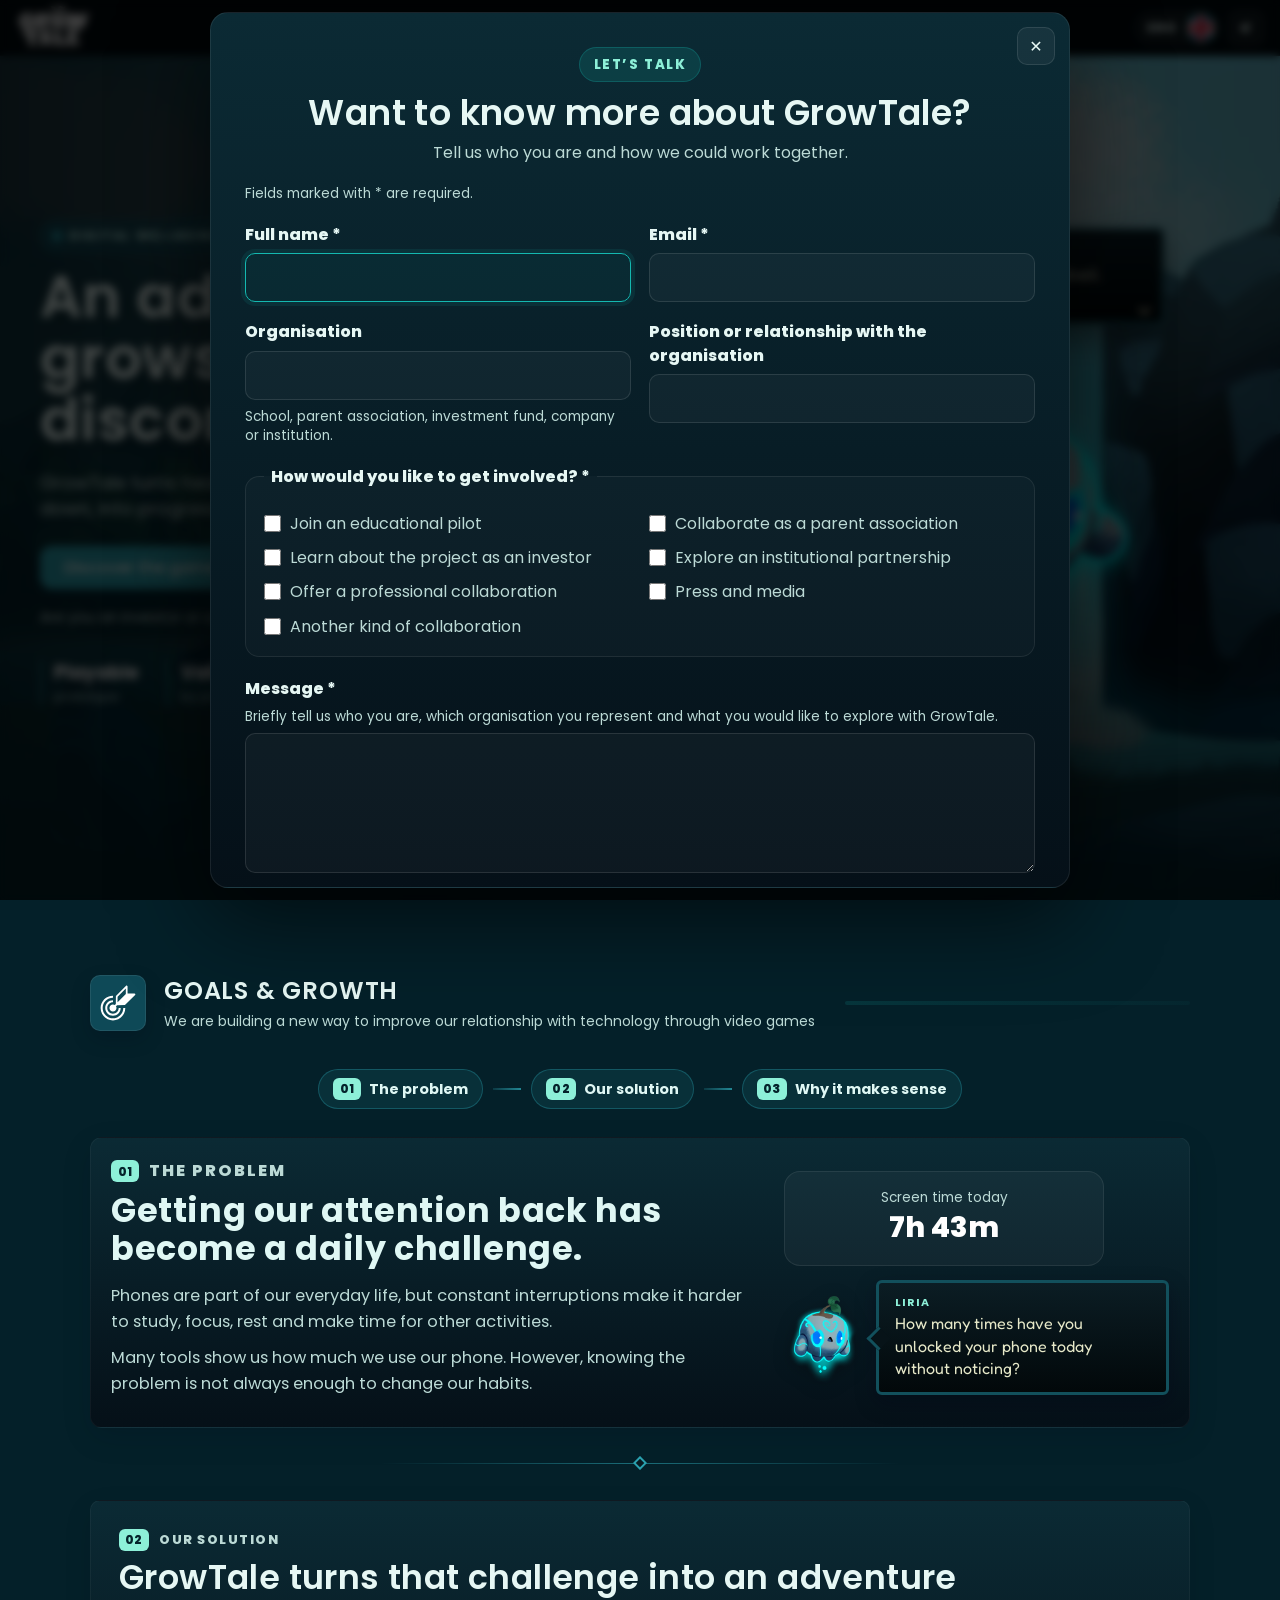
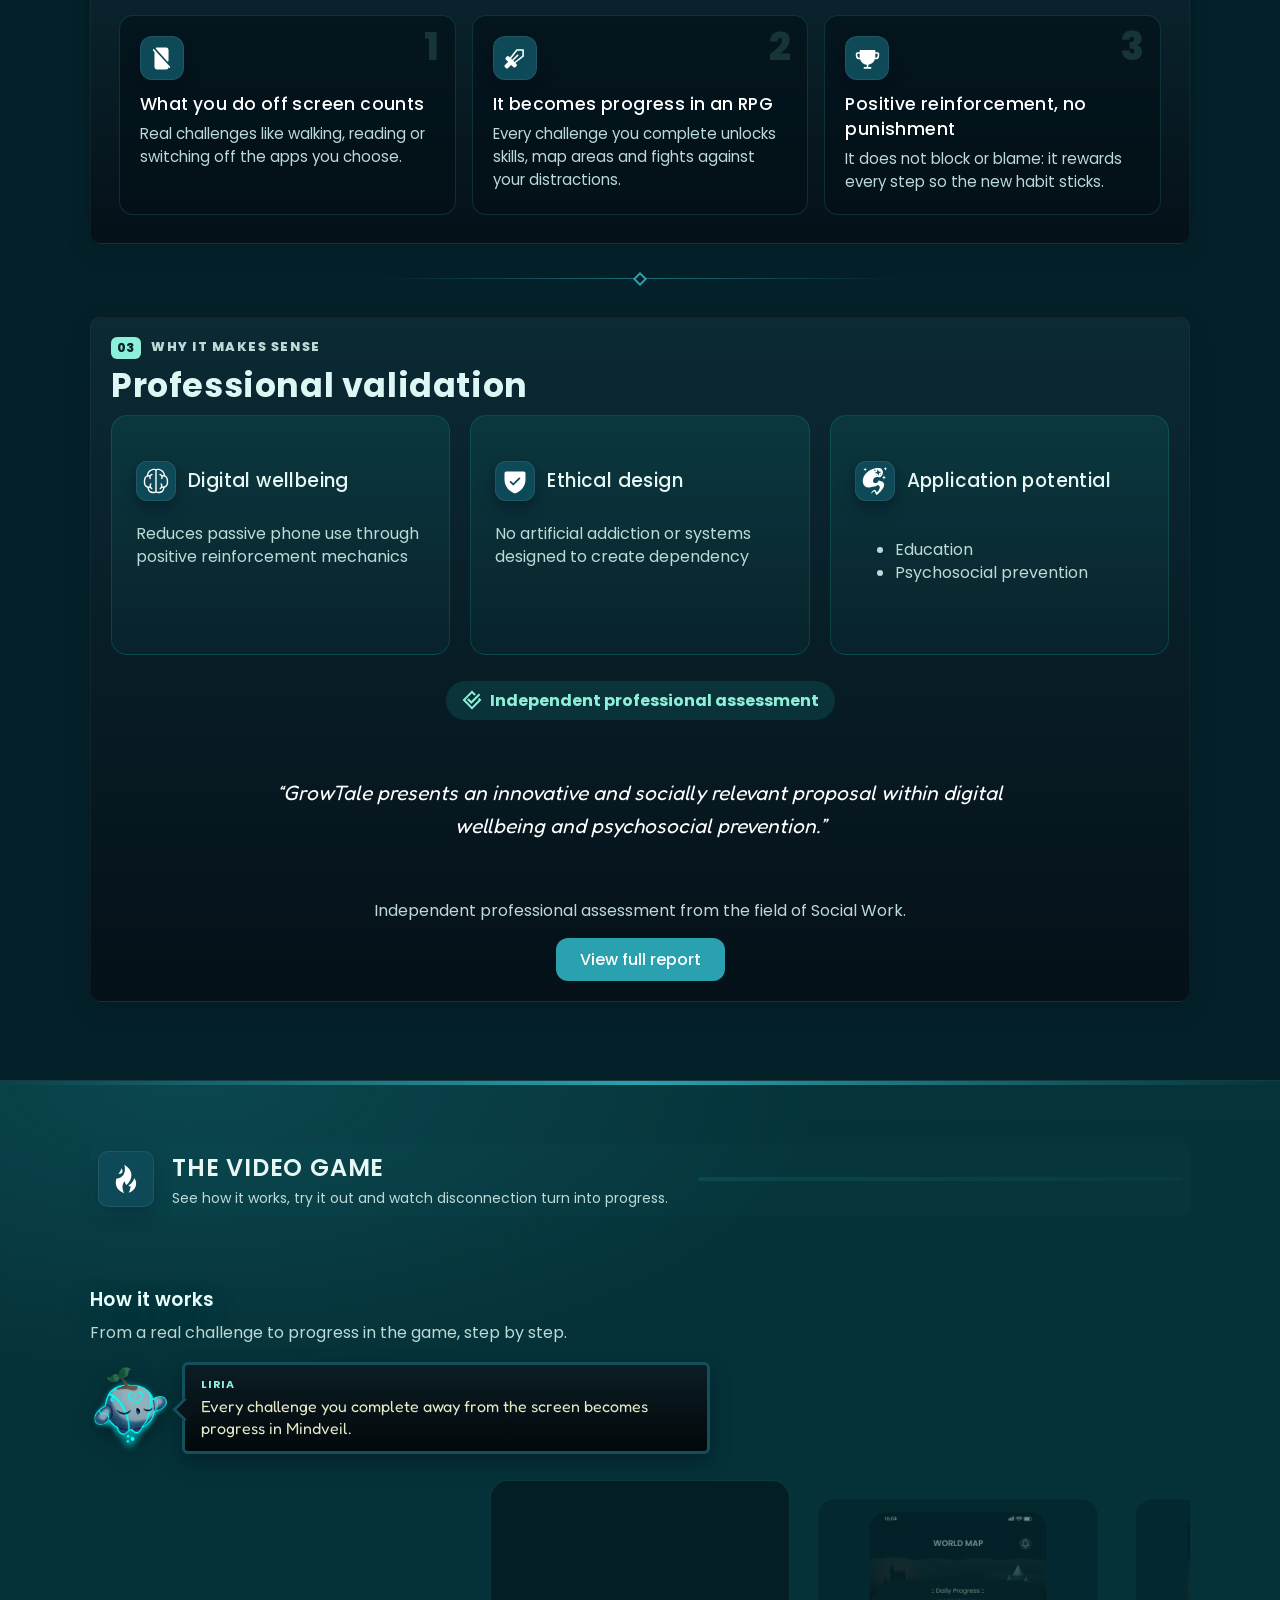
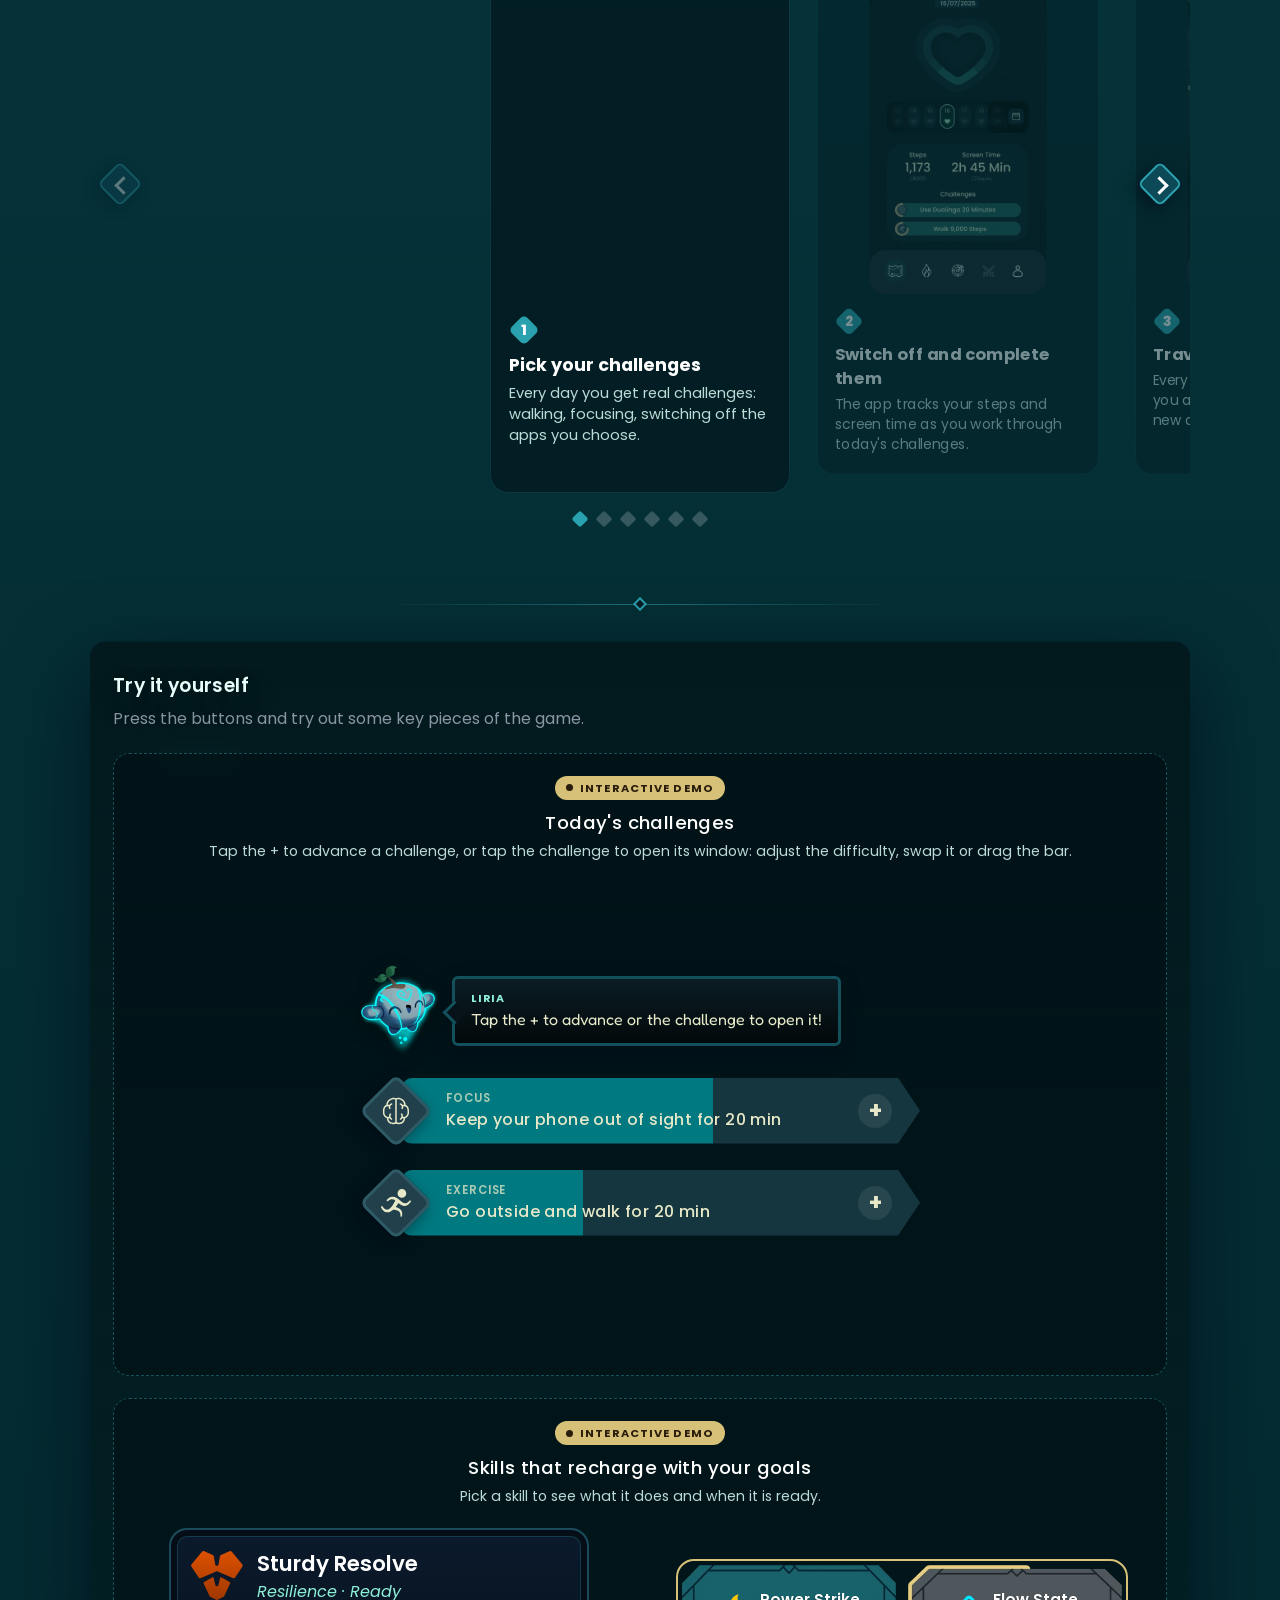
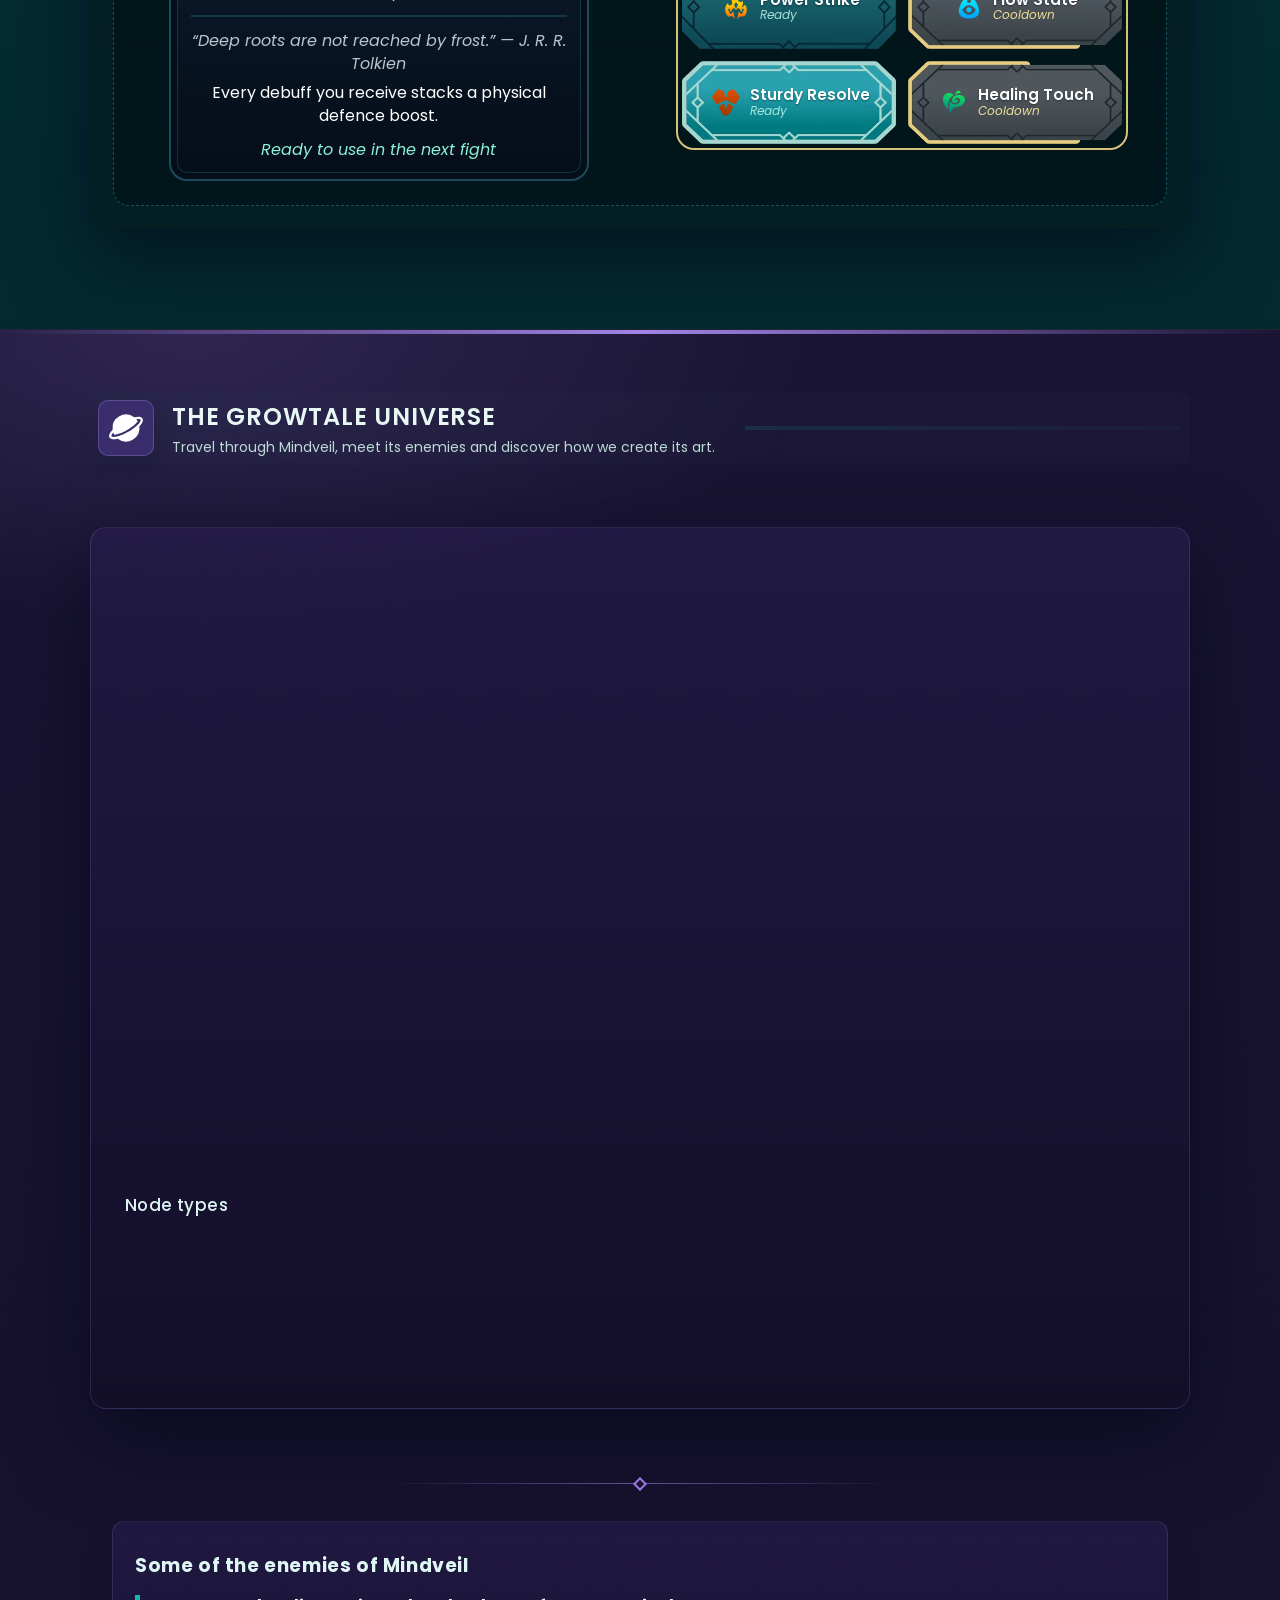
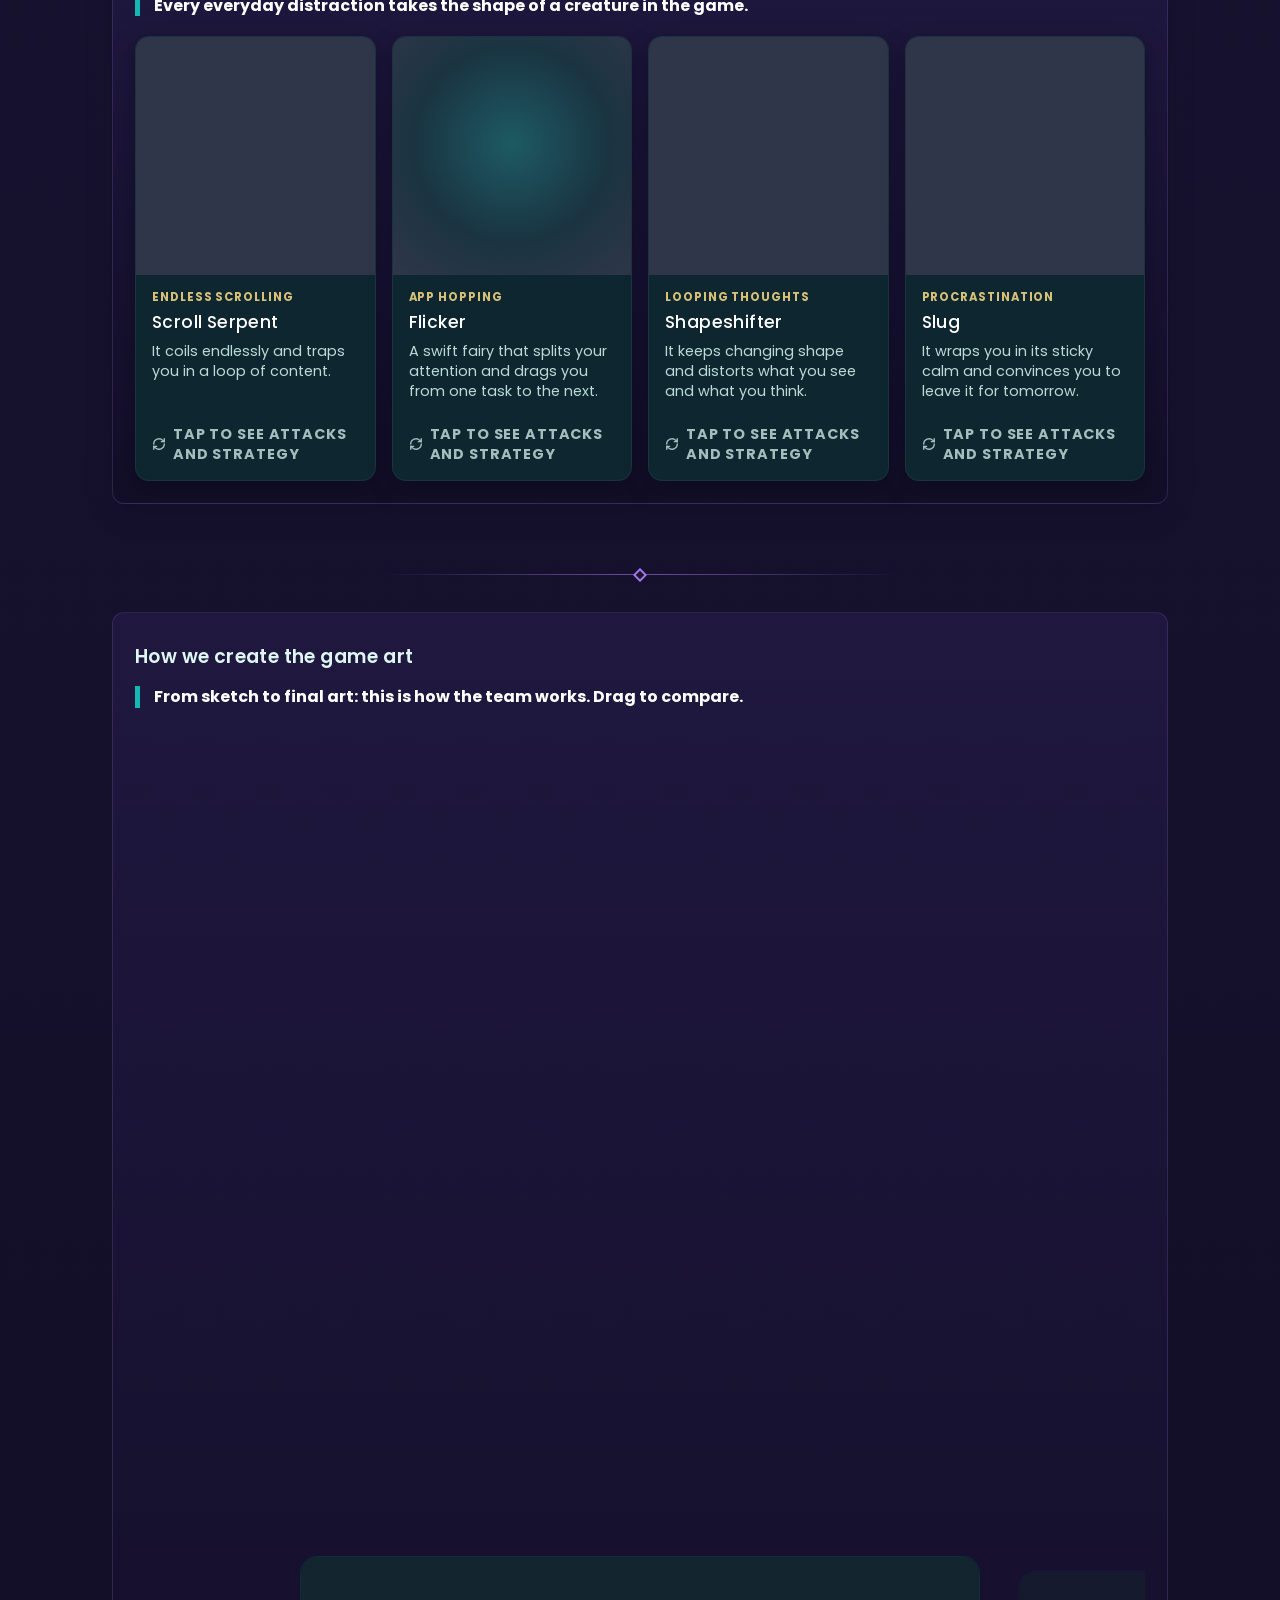
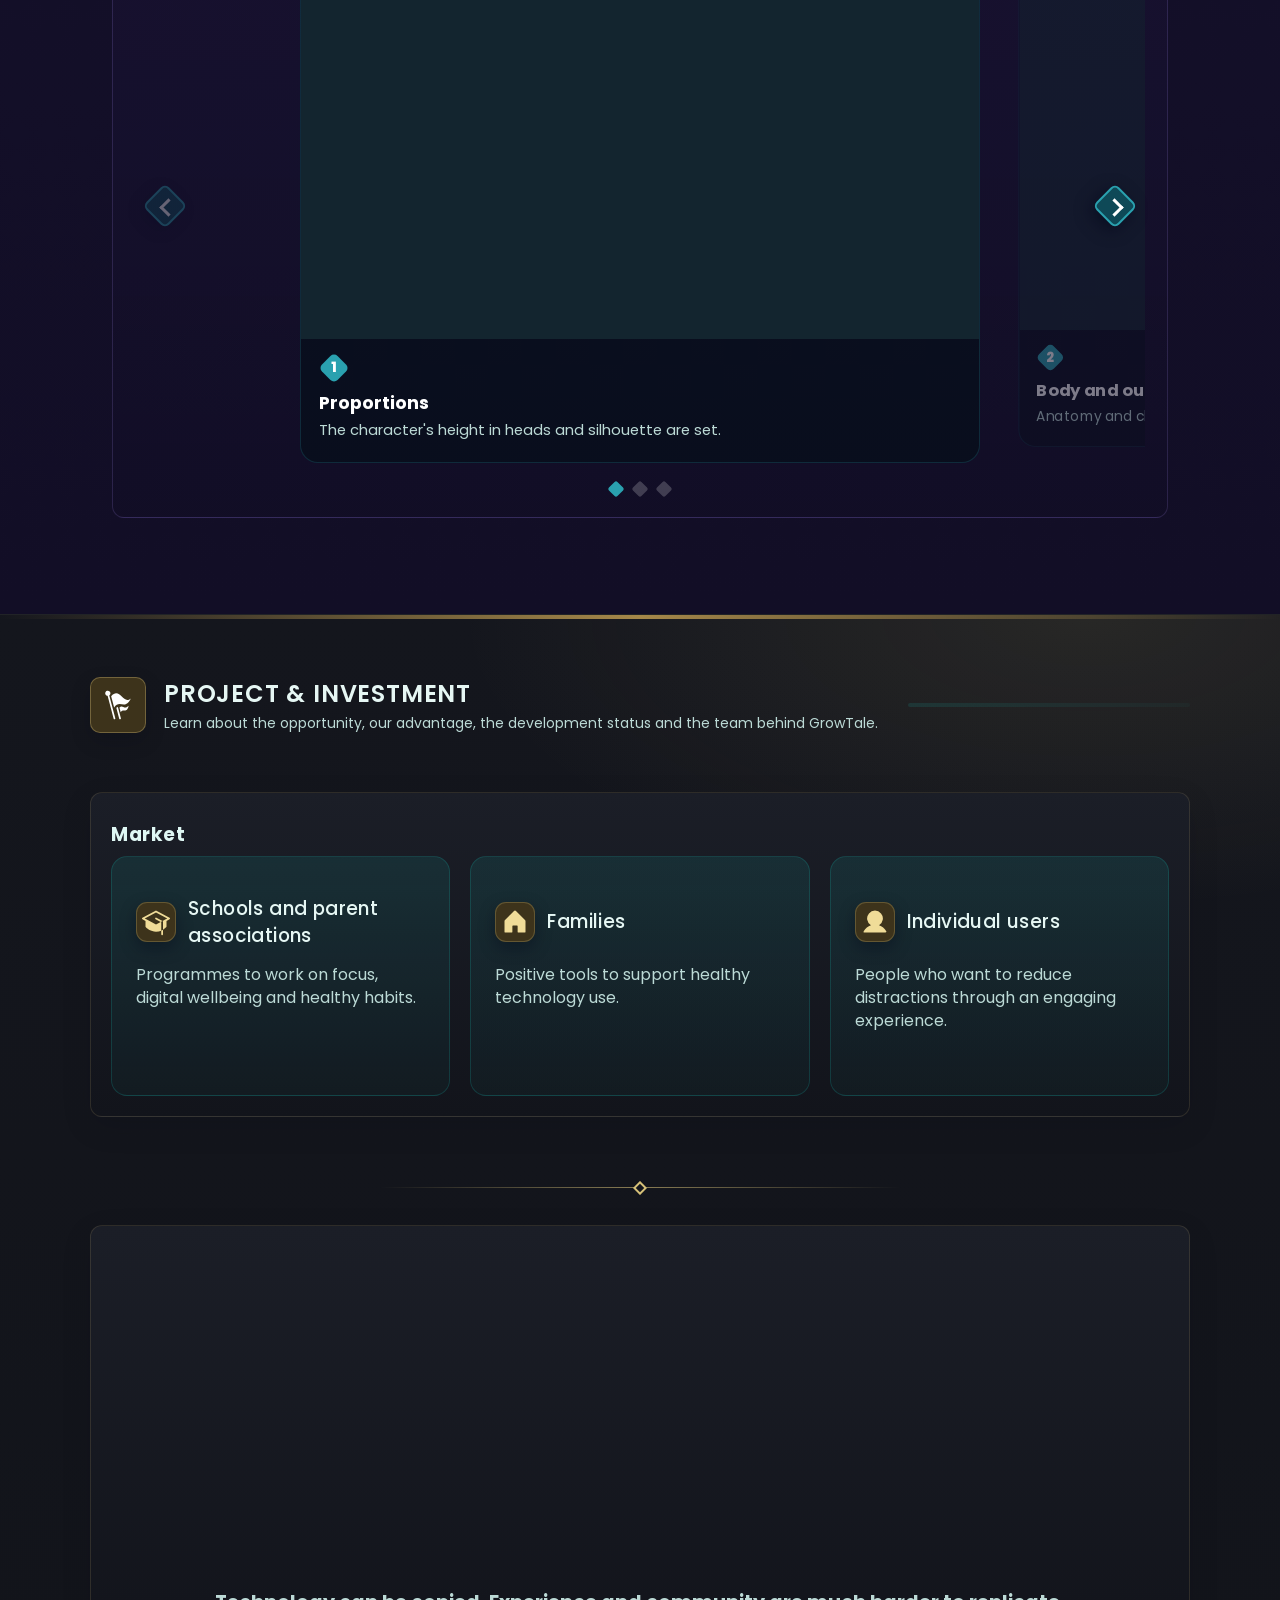
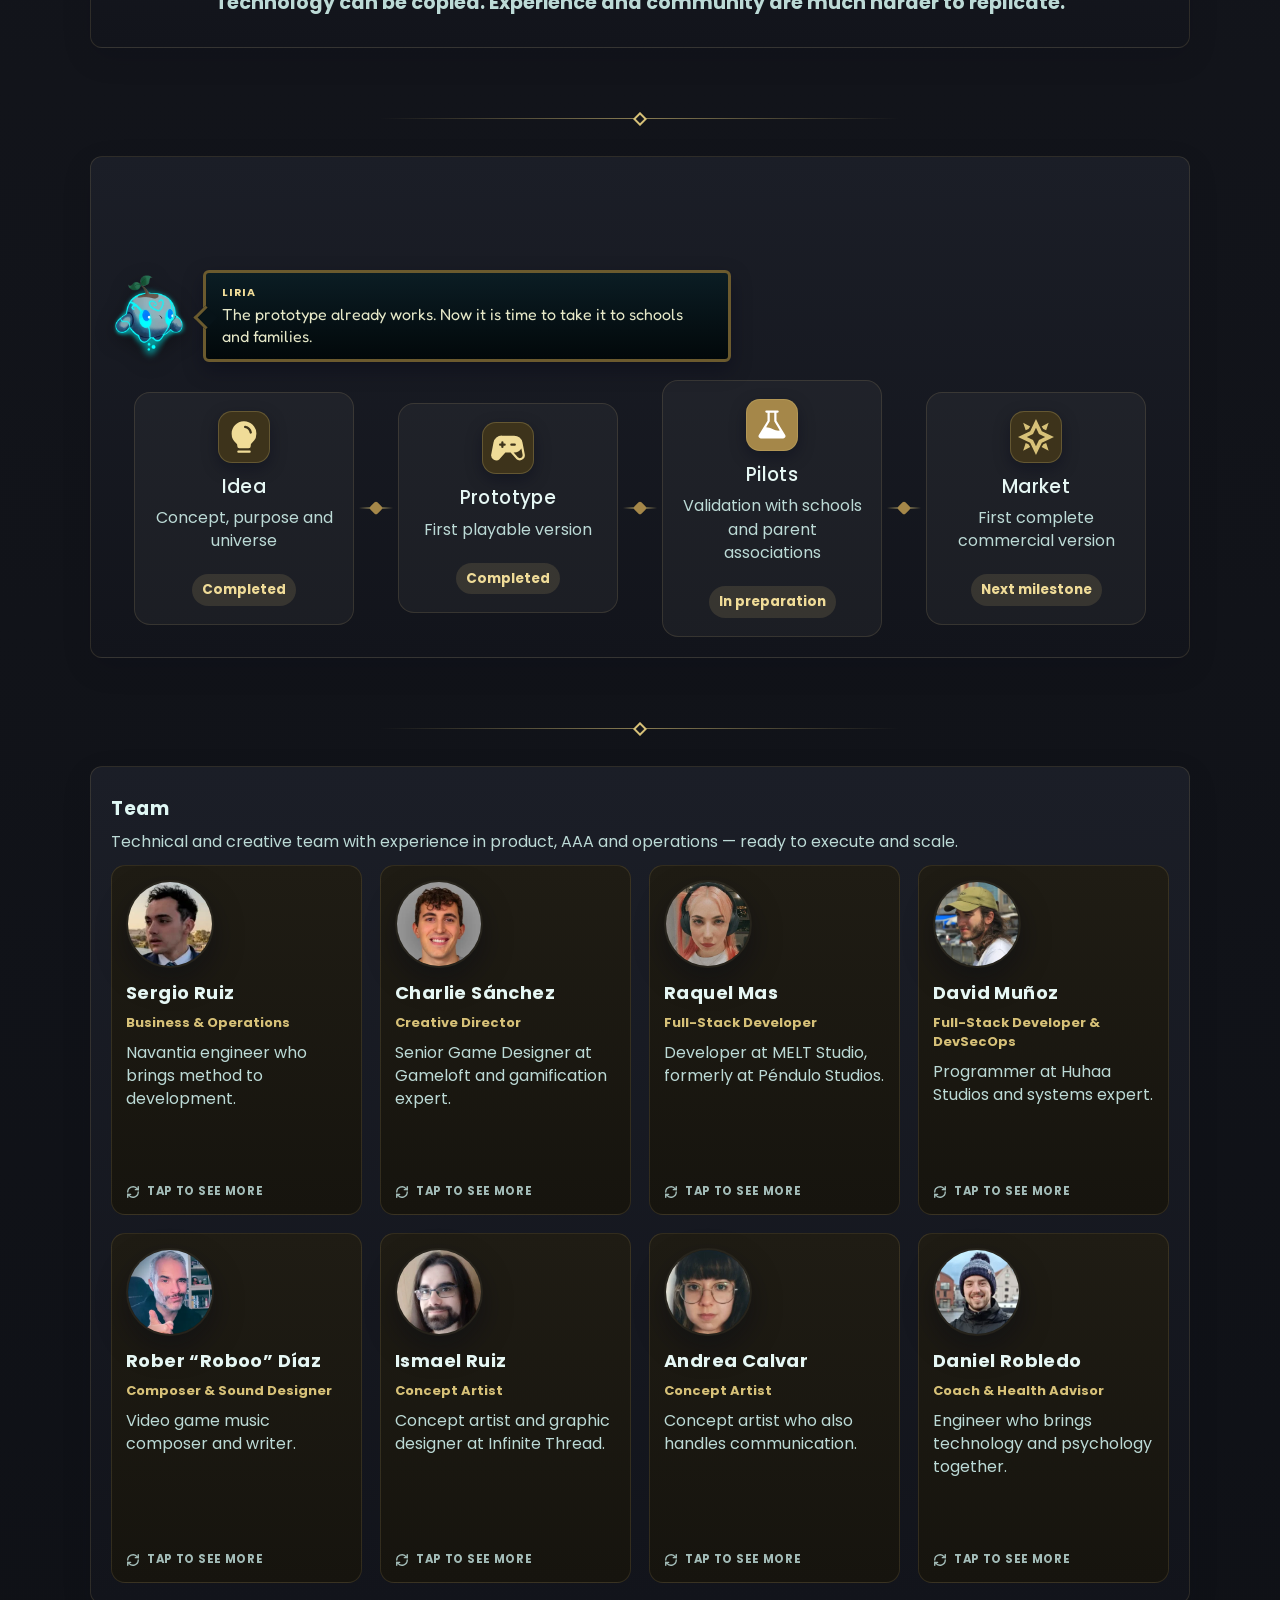
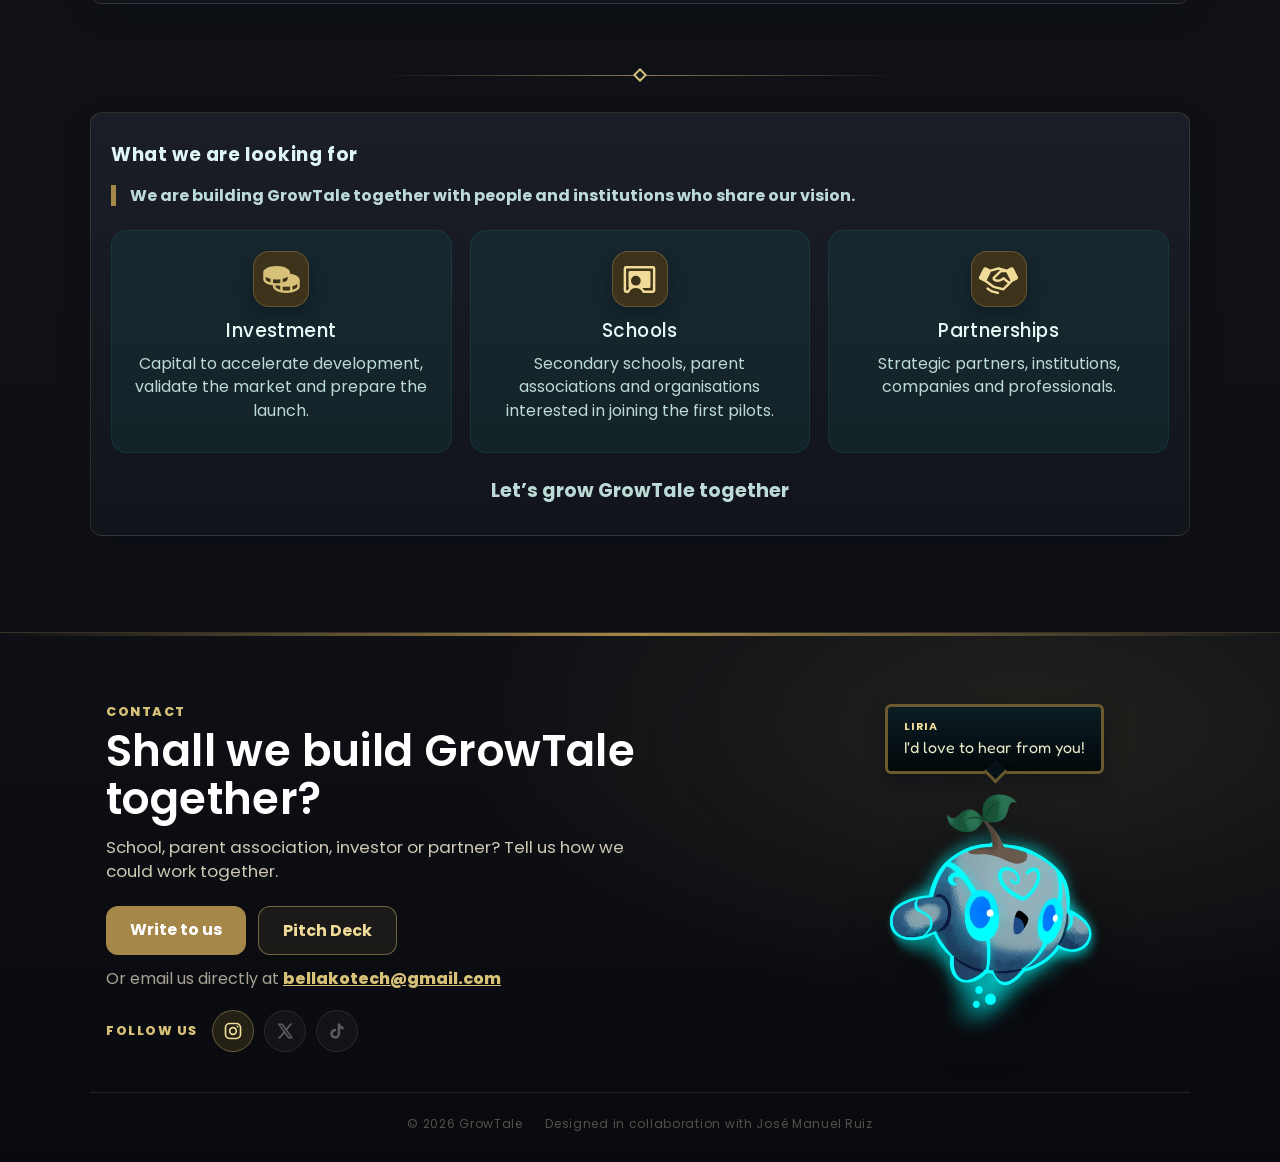
<file: contact/index.html>
<!doctype html>
<html lang="es">
  <head>
    <meta charset="utf-8">
    <meta name="viewport" content="width=device-width, initial-scale=1">
    <title>GrowTale — Contact</title>
    <meta name="robots" content="noindex">
    <link rel="canonical" href="https://growtale.app/about/#contact">
    <!-- El formulario de contacto es un pop-up dentro de /about/ -->
    <script>location.replace('/about/#contacto' + (location.hash && '/about/#contacto'.indexOf('#') < 0 ? location.hash : ''))</script>
    <meta http-equiv="refresh" content="0; url=/about/#contacto">
    <style>body{background:#042029;color:#e6f7f4;font-family:system-ui,sans-serif;display:grid;place-items:center;min-height:100vh;margin:0}a{color:#14b8b0}</style>
  </head>
  <body>
    <p>Redirigiendo a <a href="/about/#contacto">GrowTale</a>…</p>
  </body>
</html>
</file>
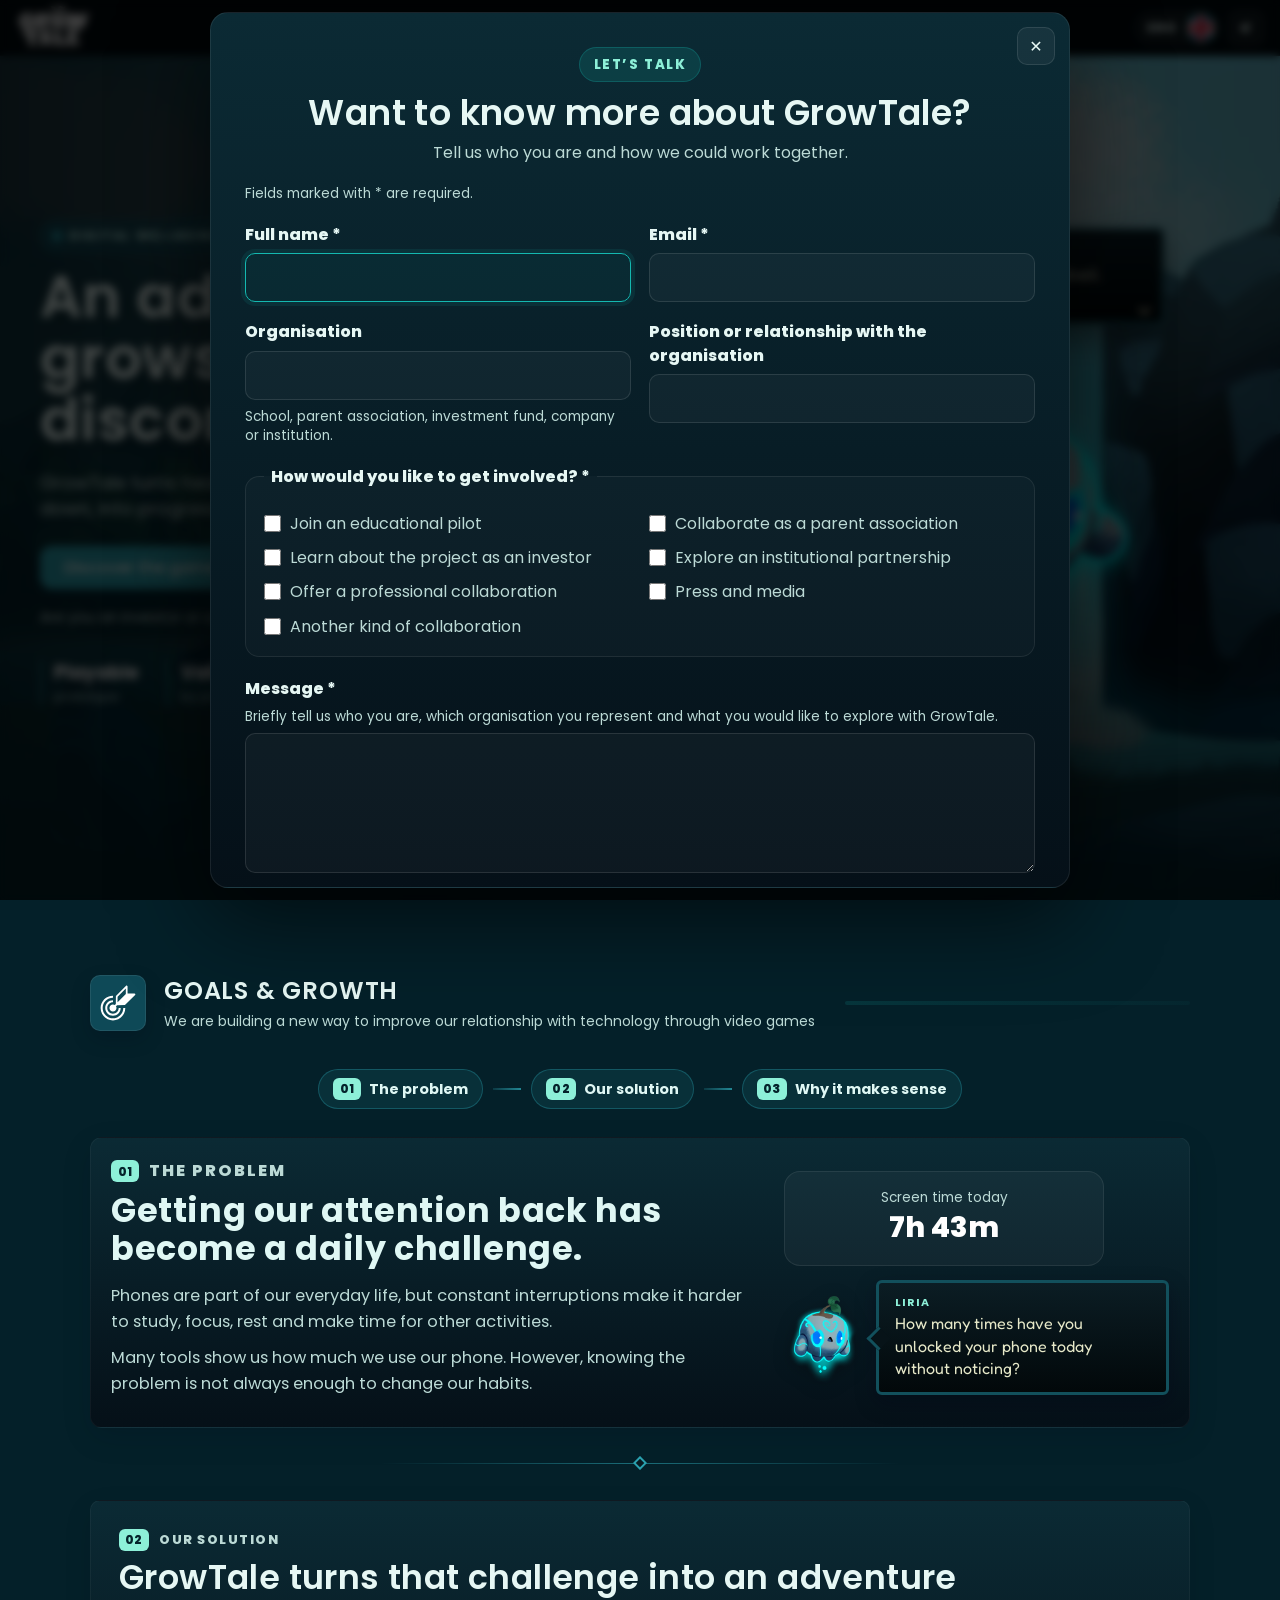
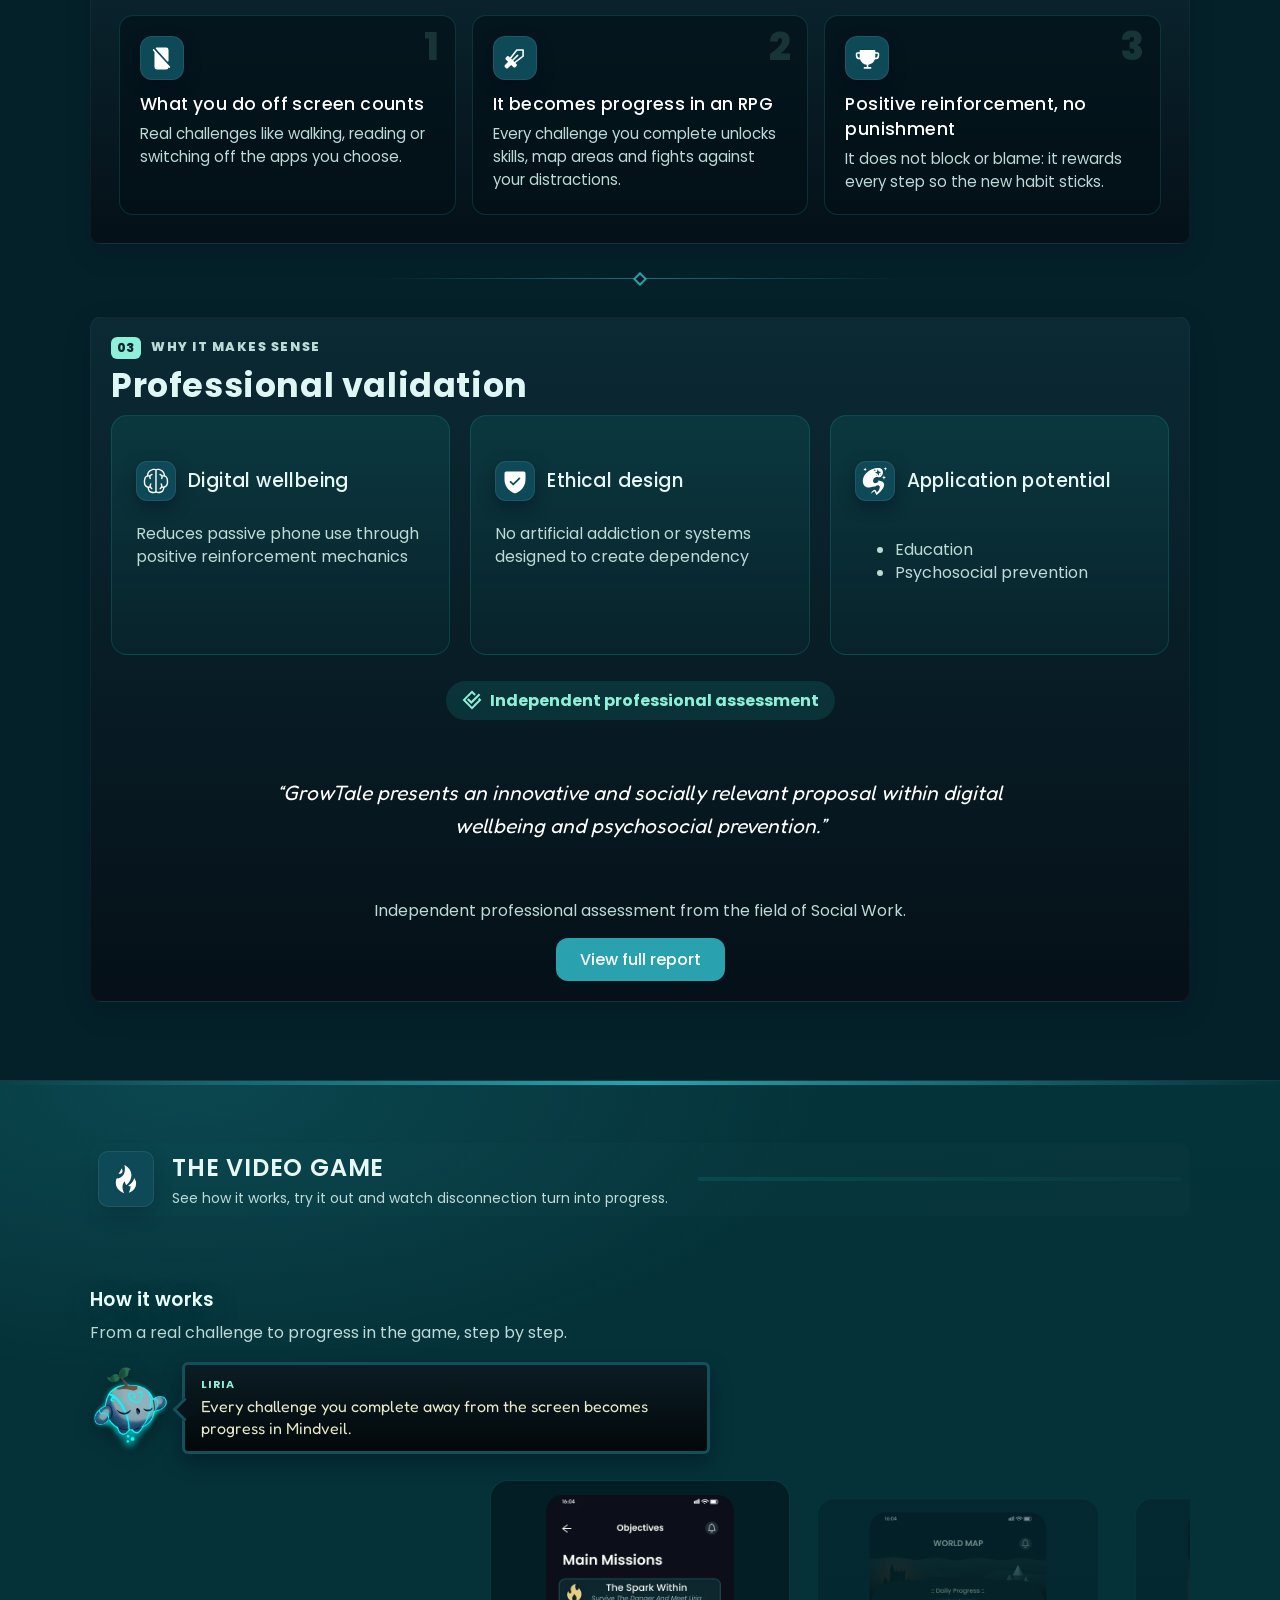
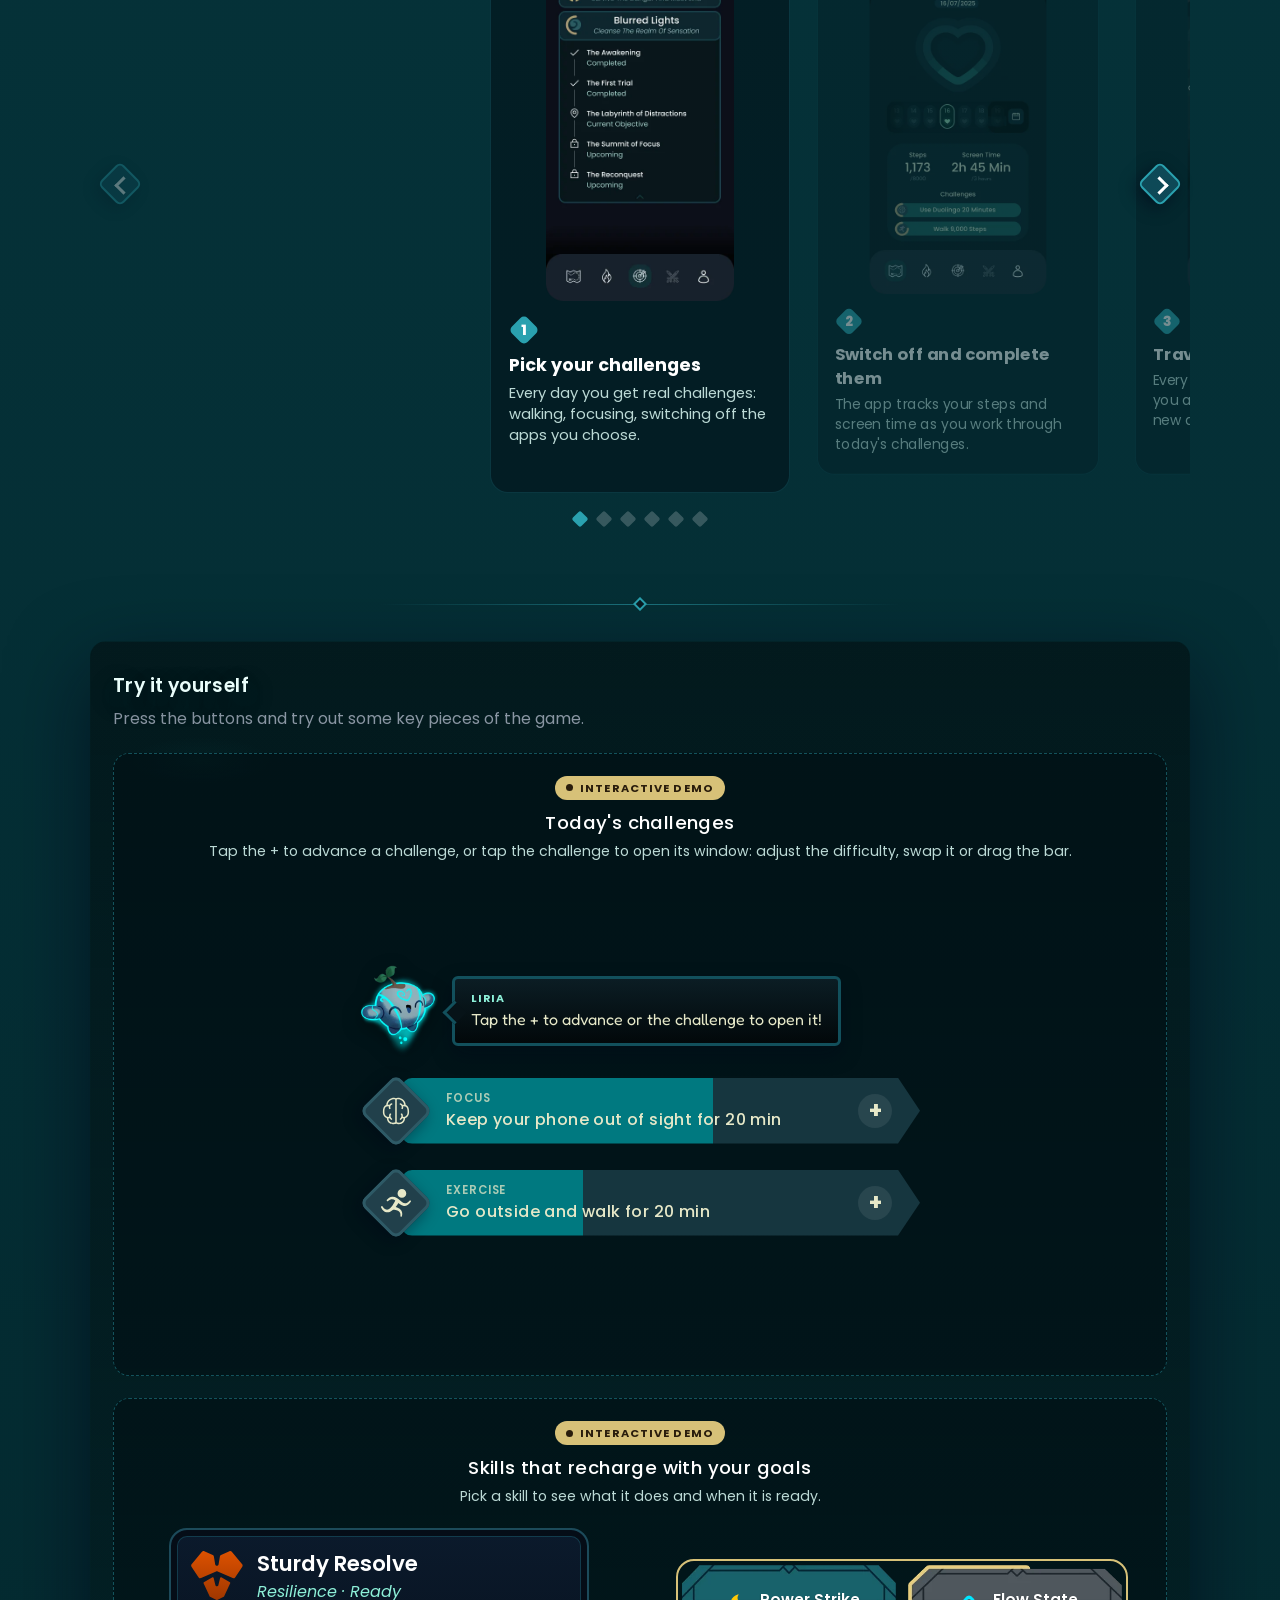
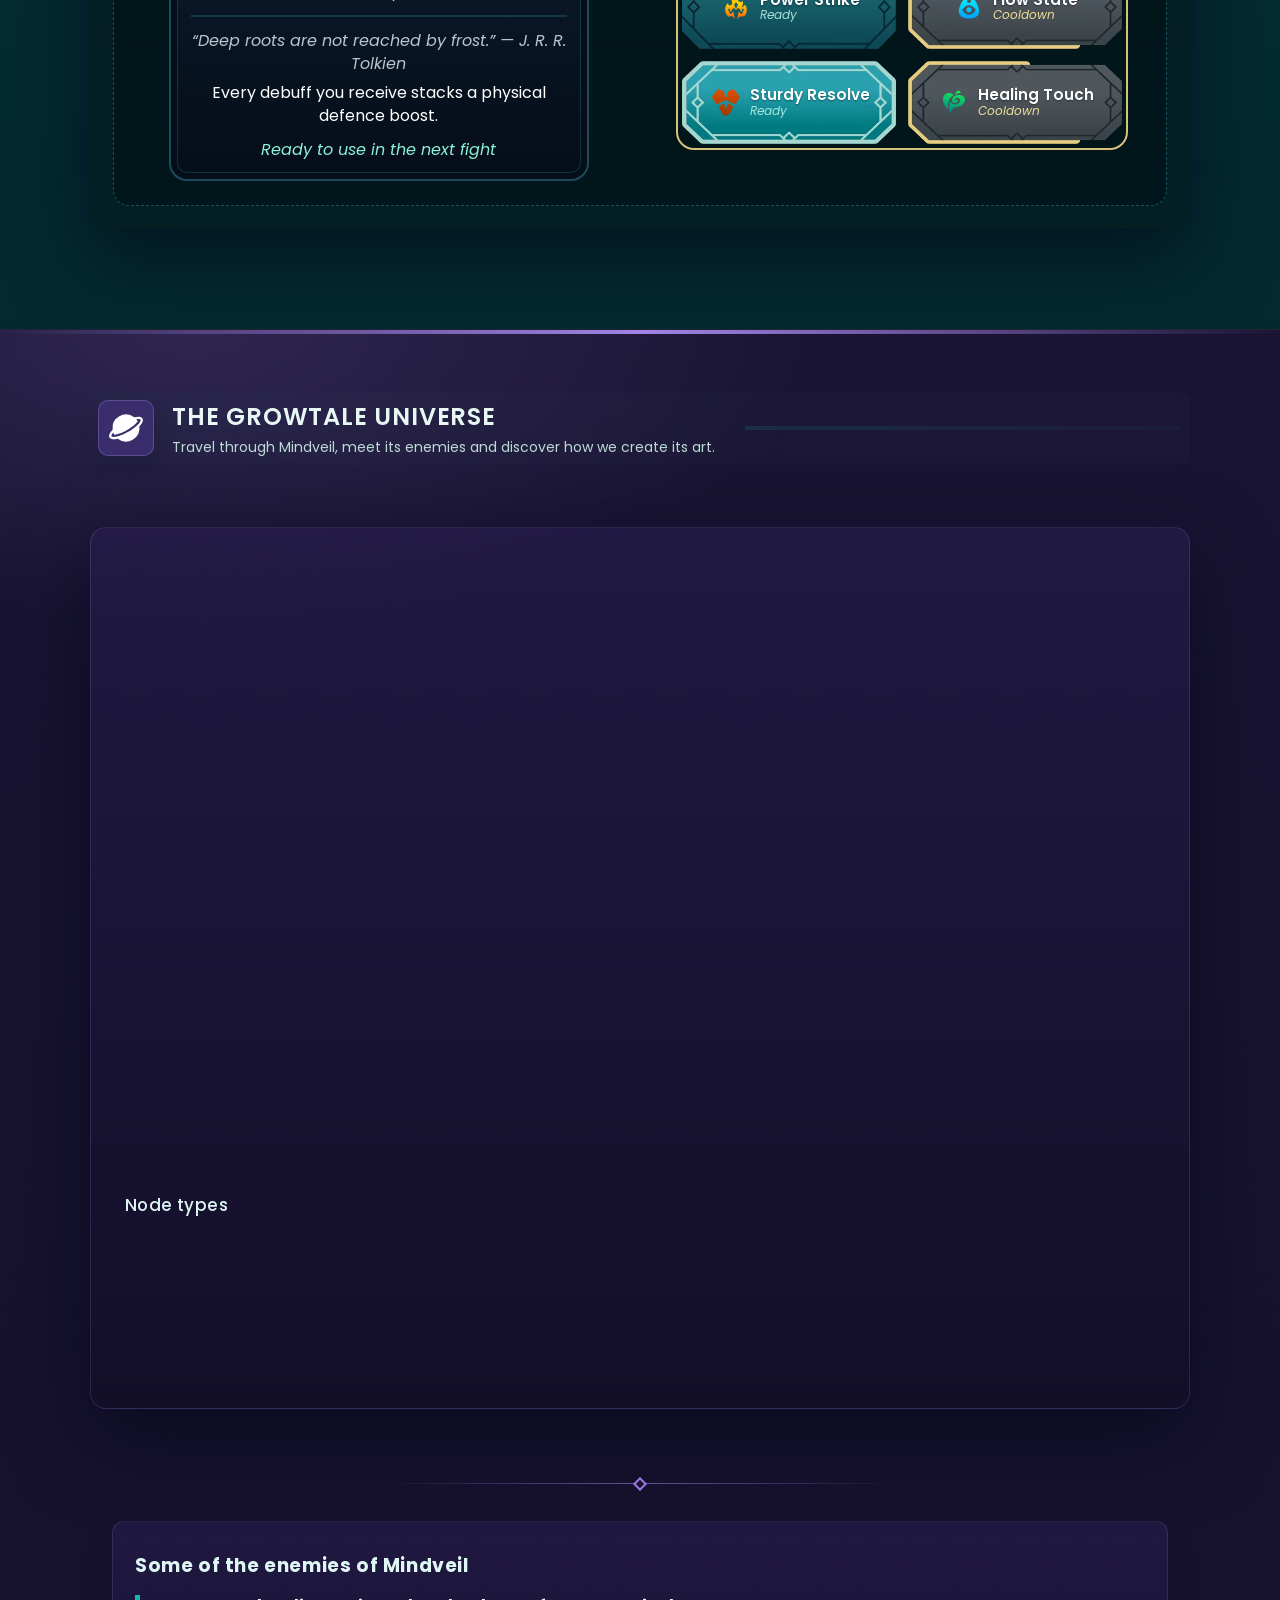
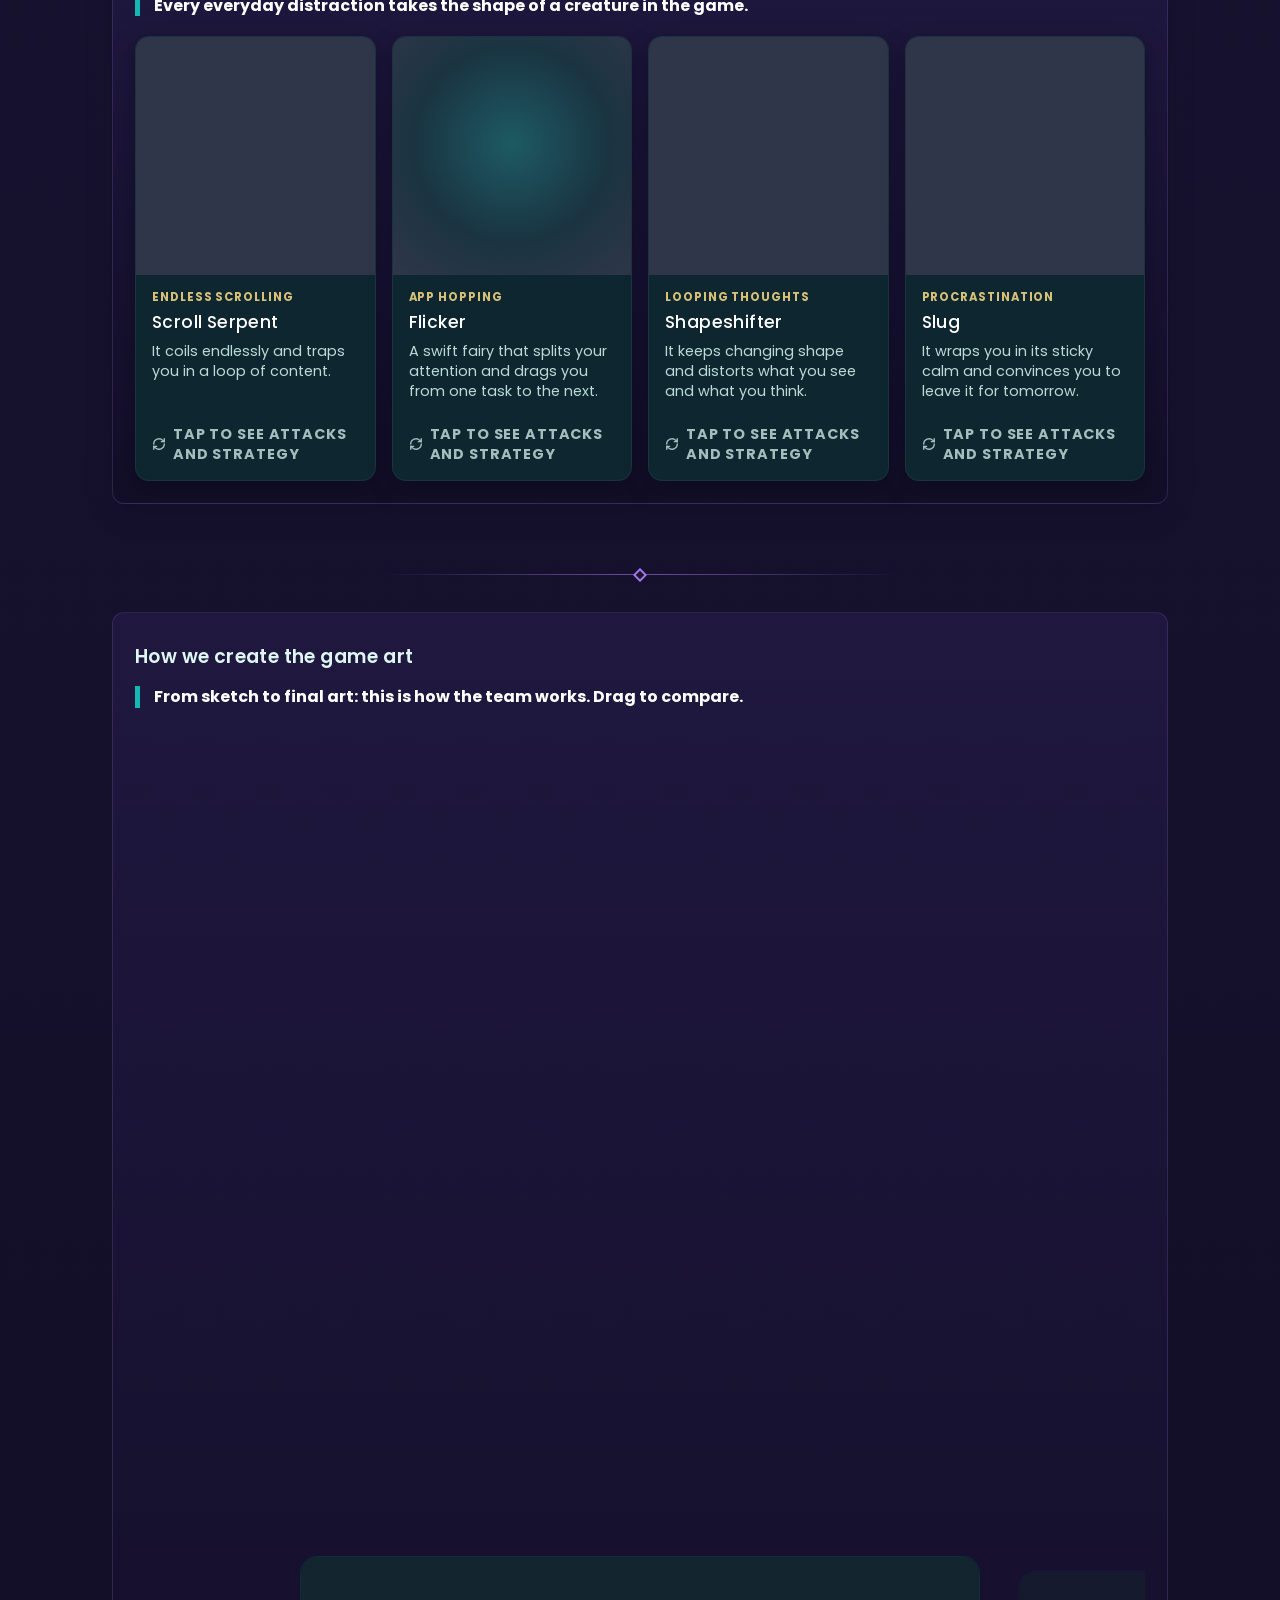
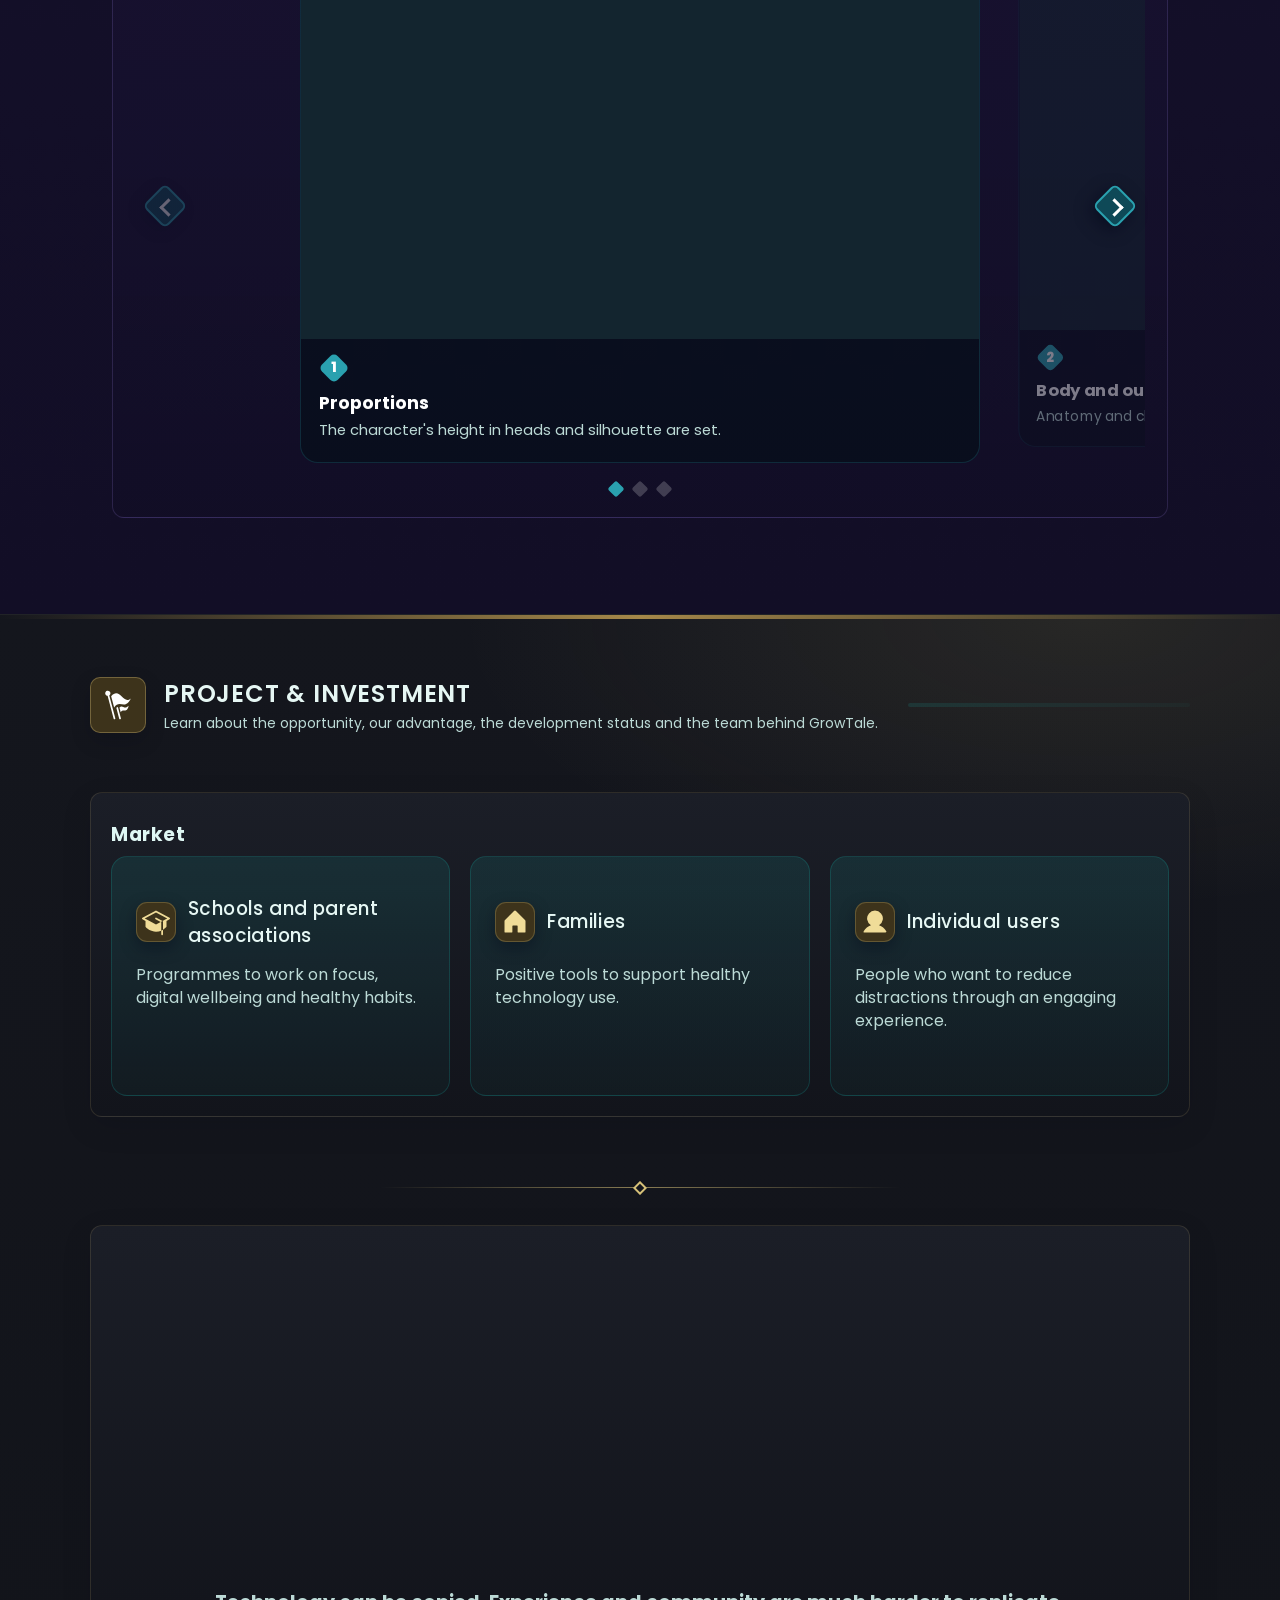
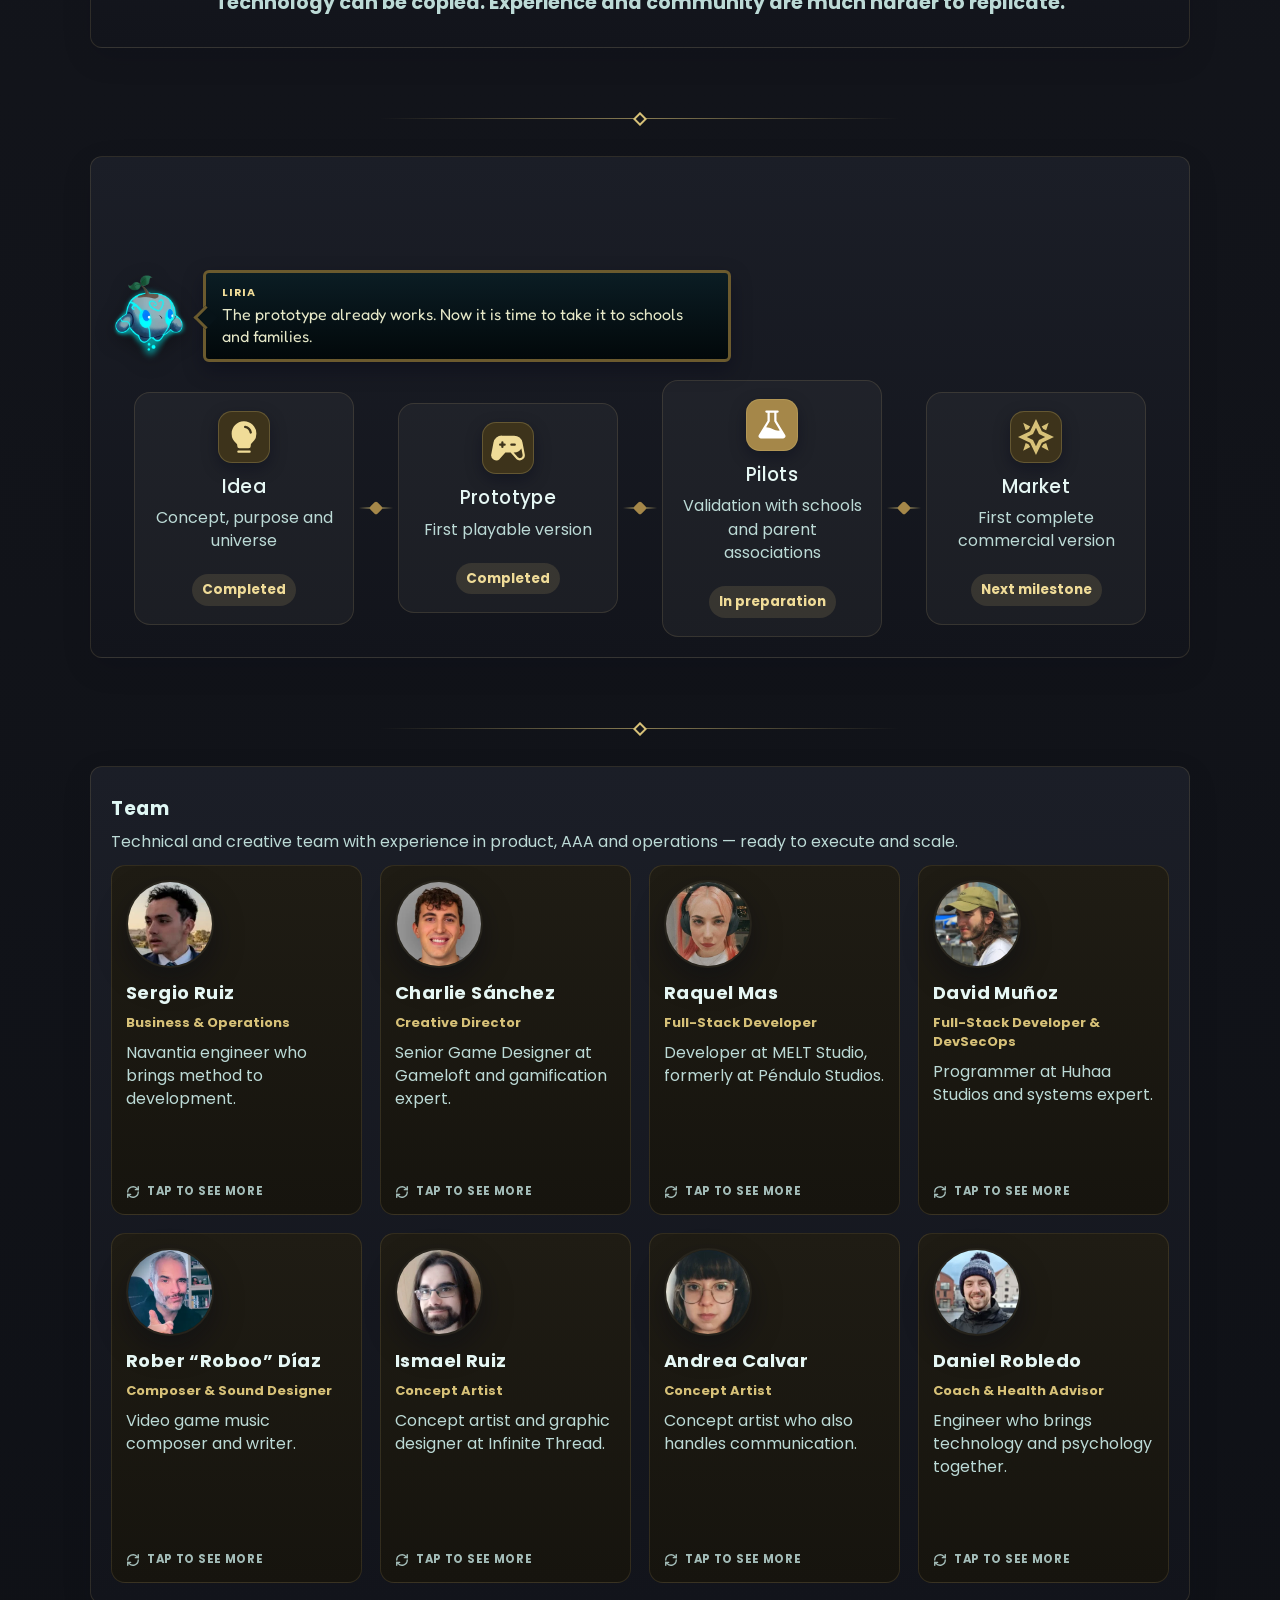
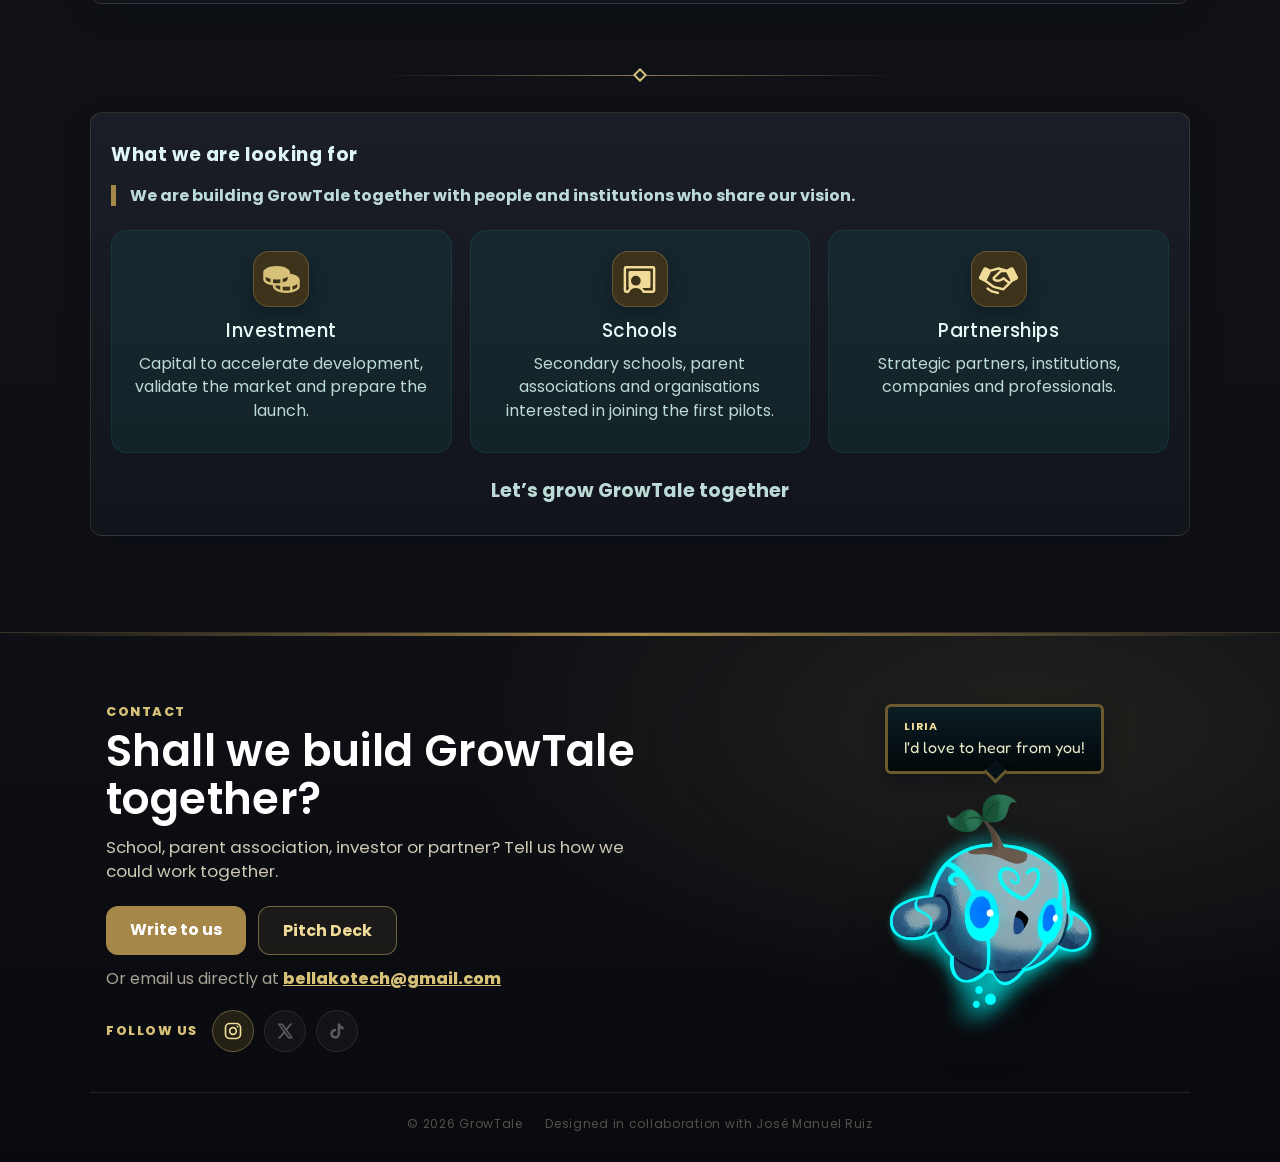
<file: contacto.html>
<!doctype html>
<html lang="es">
  <head>
    <meta charset="utf-8">
    <meta name="viewport" content="width=device-width, initial-scale=1">
    <title>GrowTale — Contacto</title>
    <meta name="robots" content="noindex">
    <link rel="canonical" href="https://growtale.app/about/#contact">
    <!-- Dirección antigua: el contacto vive en /about/ (pop-up) -->
    <script>location.replace('/about/#contacto' + (location.hash && '/about/#contacto'.indexOf('#') < 0 ? location.hash : ''))</script>
    <meta http-equiv="refresh" content="0; url=/about/#contacto">
    <style>body{background:#042029;color:#e6f7f4;font-family:system-ui,sans-serif;display:grid;place-items:center;min-height:100vh;margin:0}a{color:#14b8b0}</style>
  </head>
  <body>
    <p>Redirigiendo a <a href="/about/#contacto">GrowTale</a>…</p>
  </body>
</html>
</file>
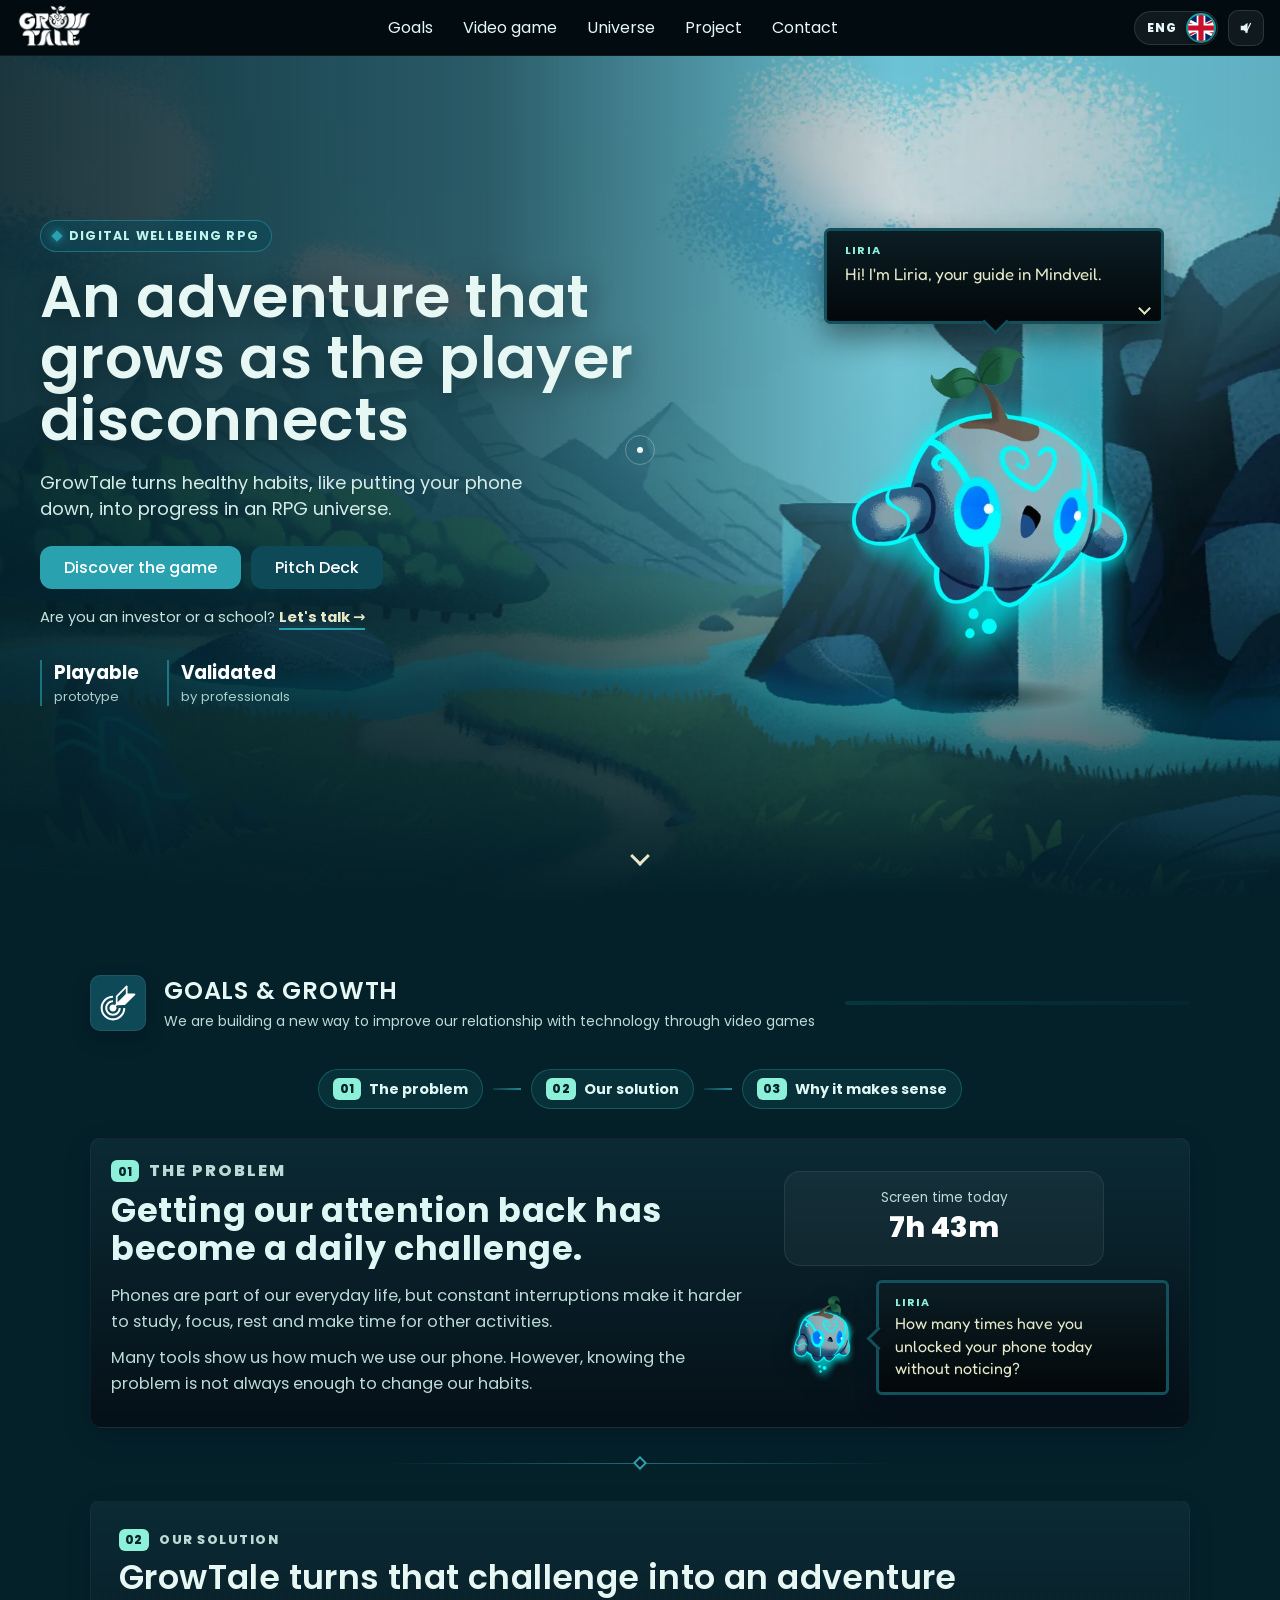
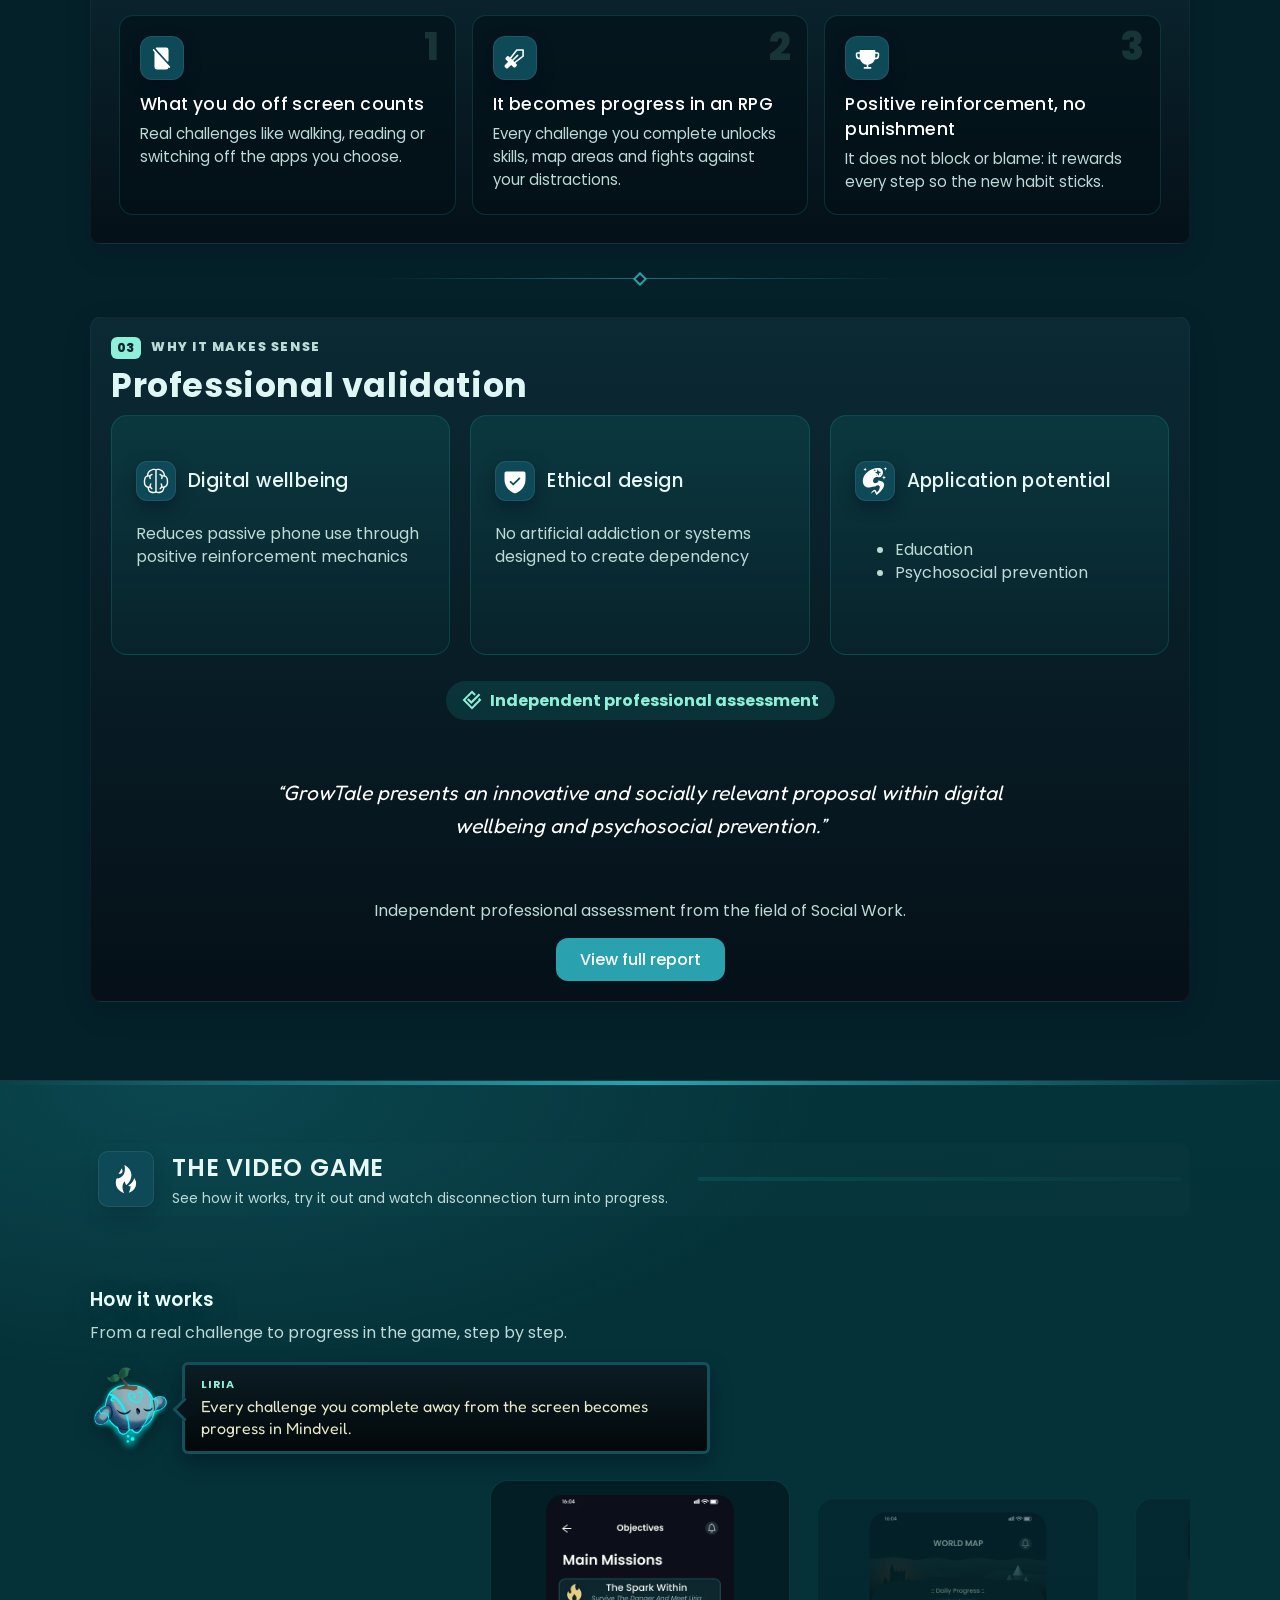
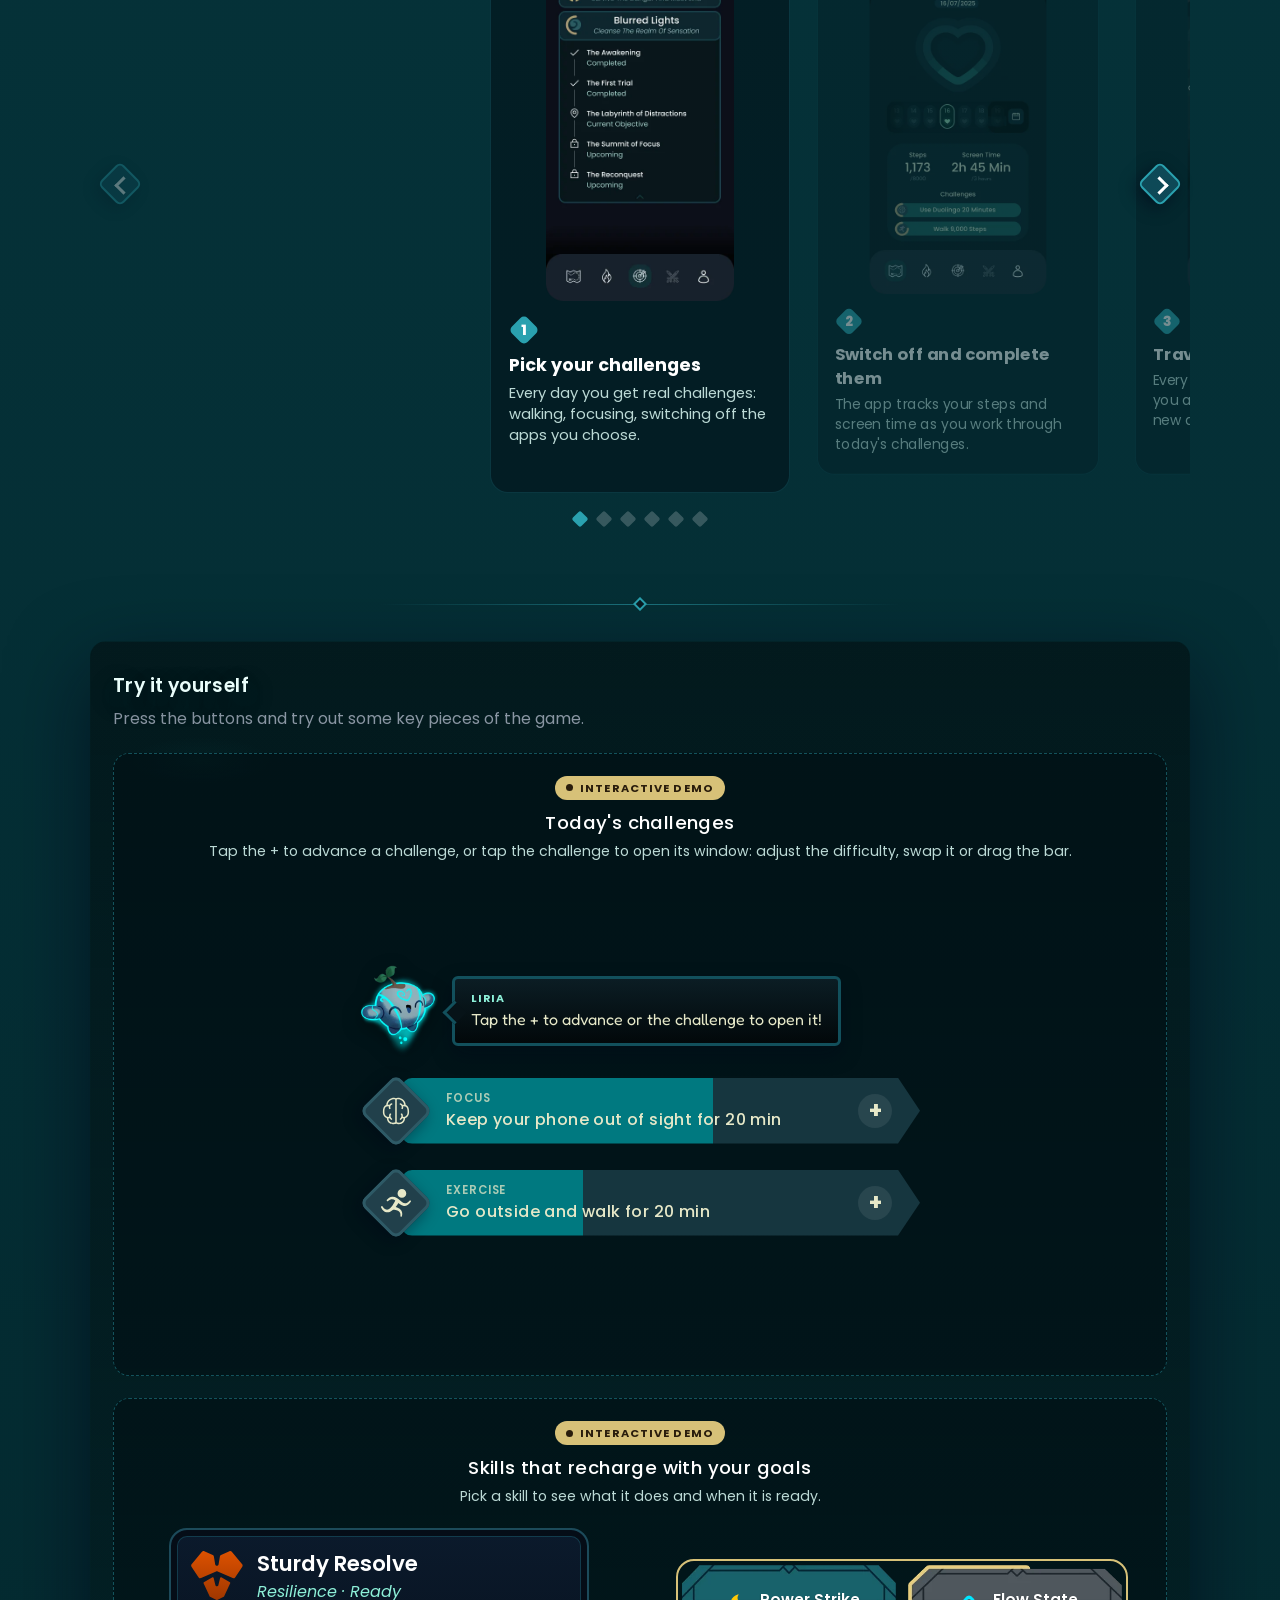
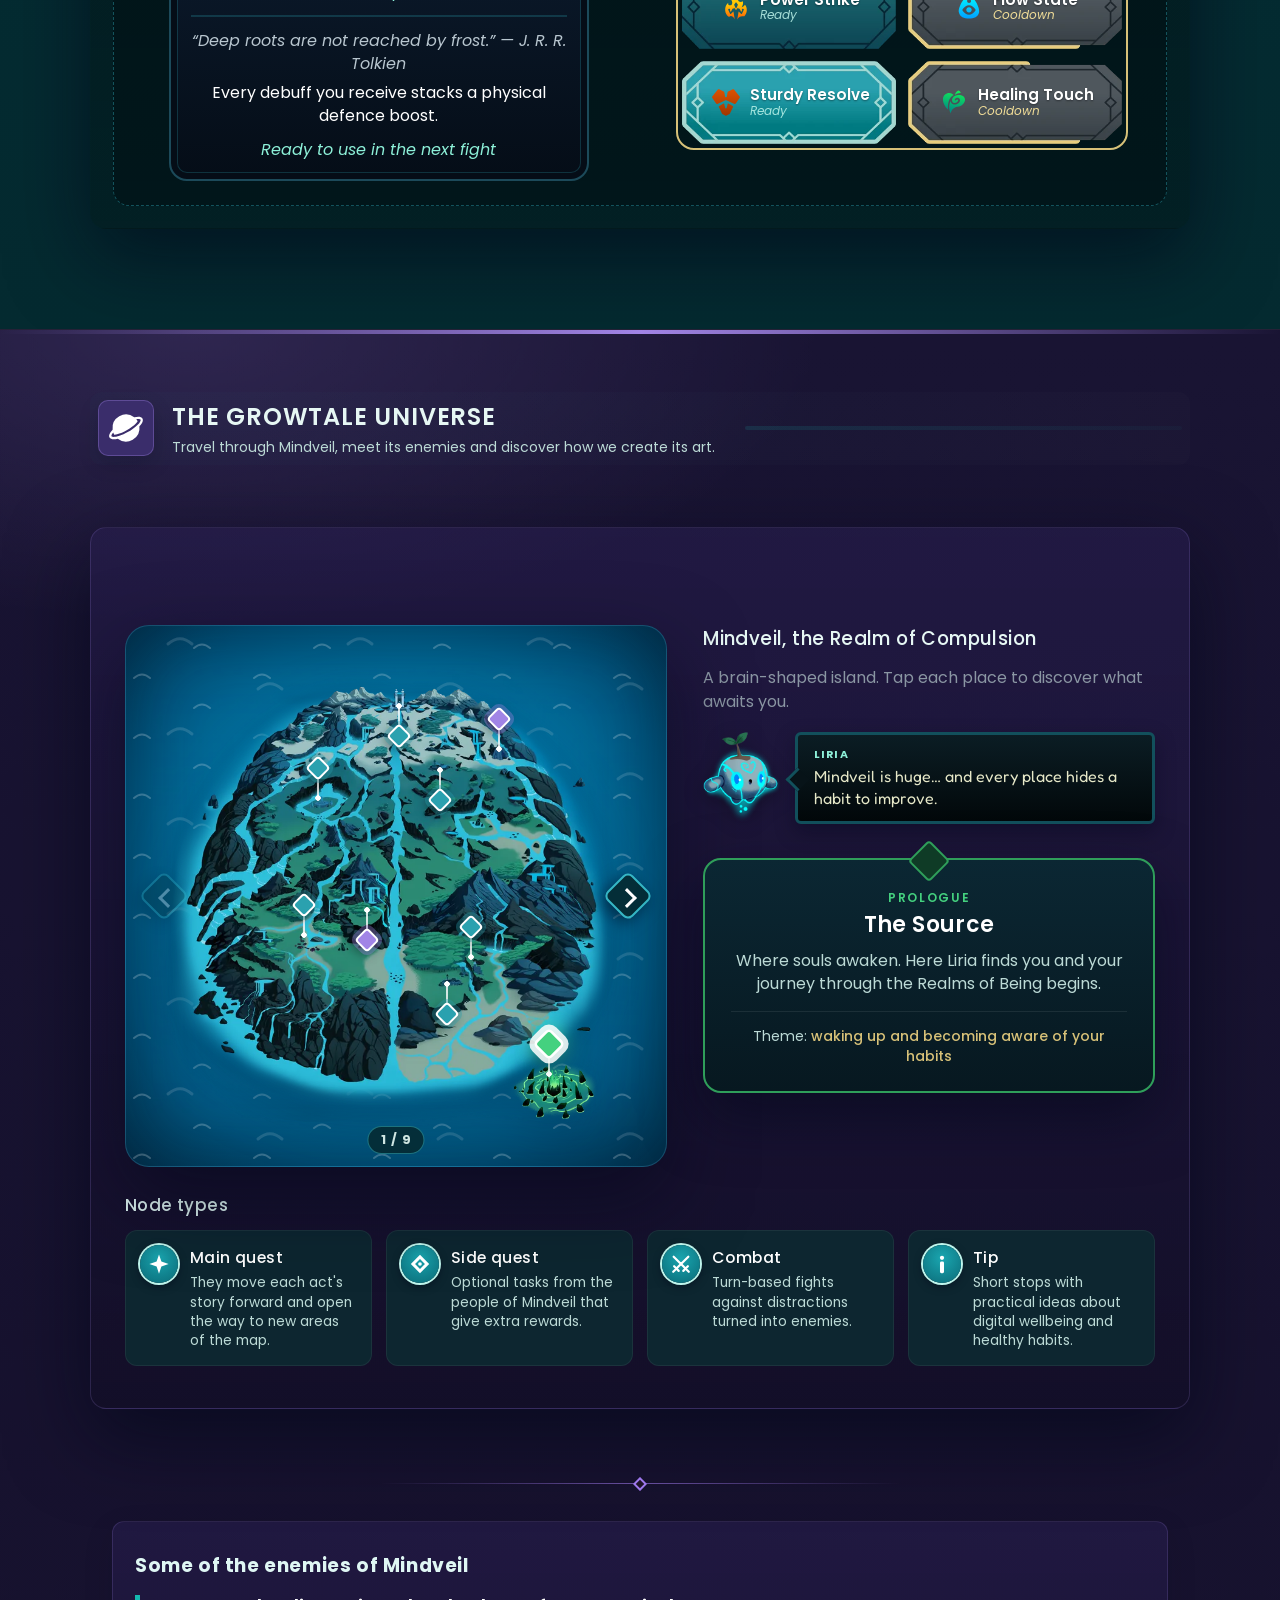
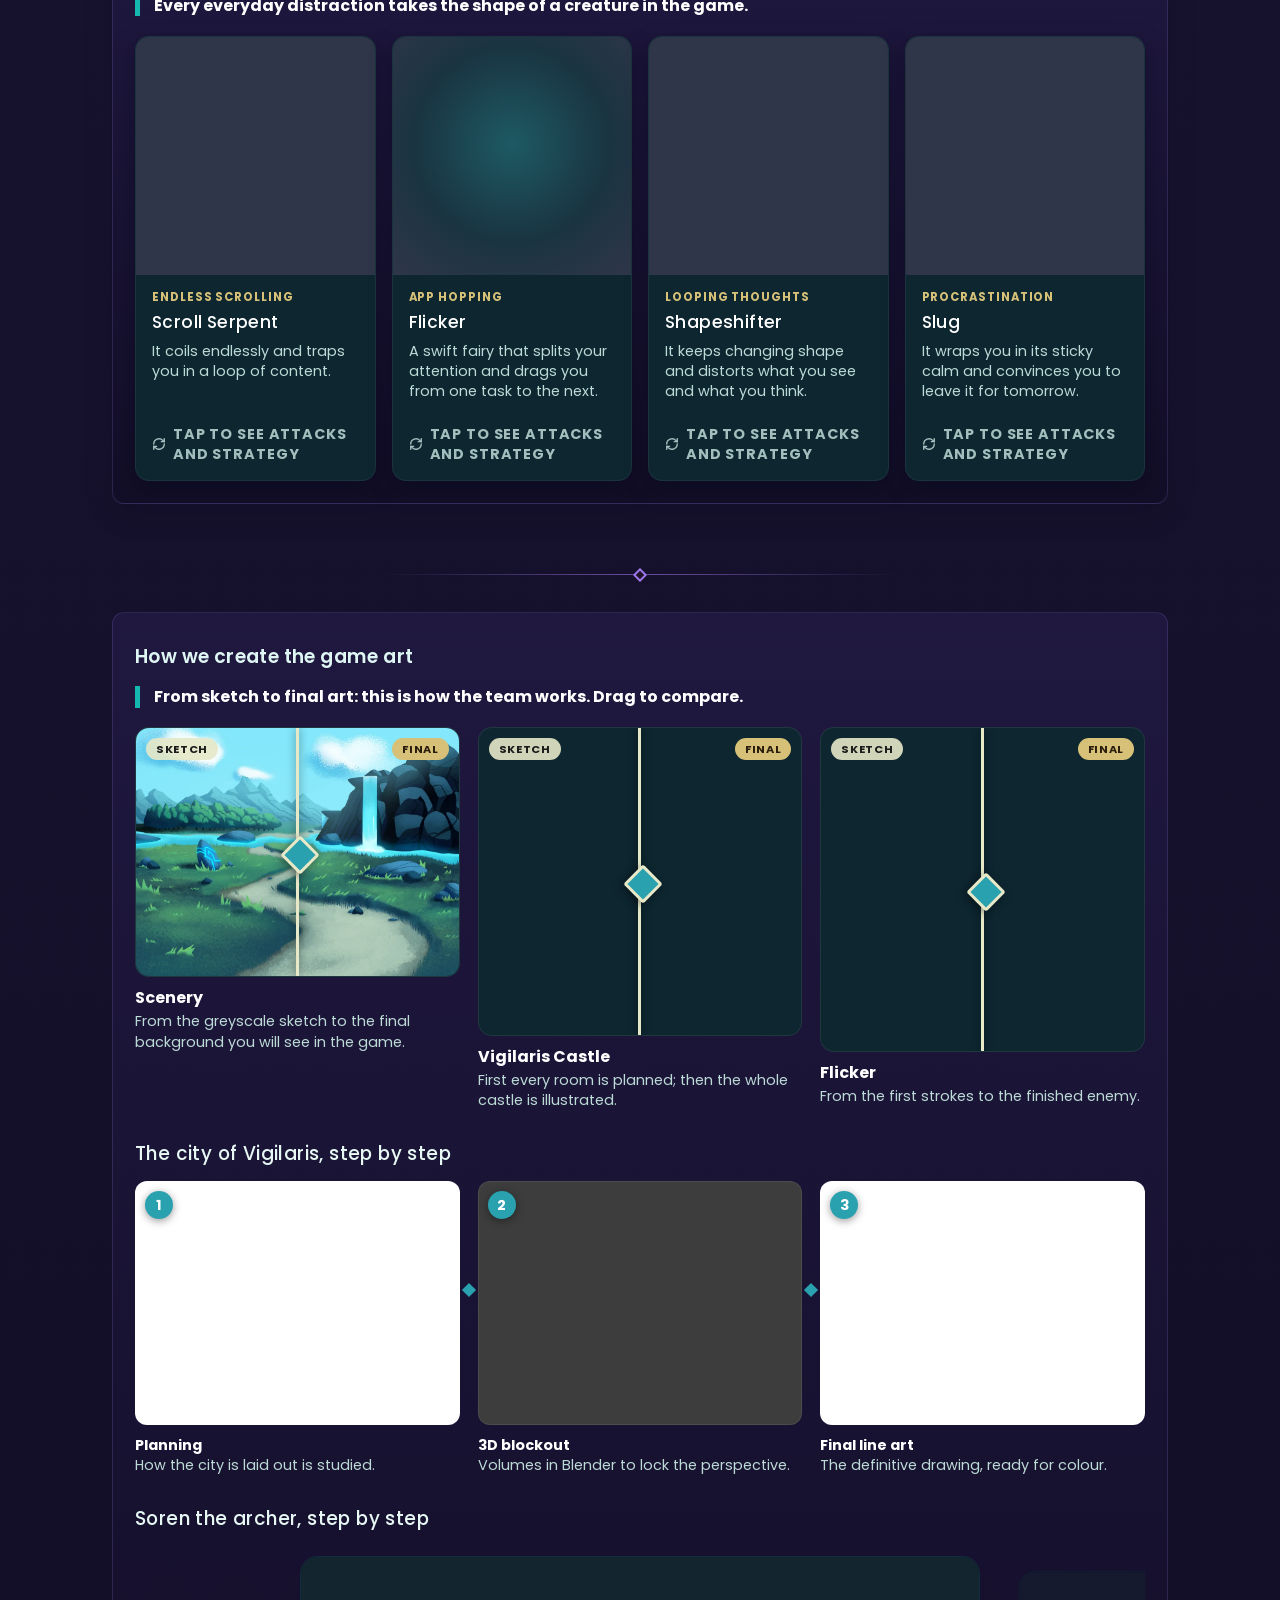
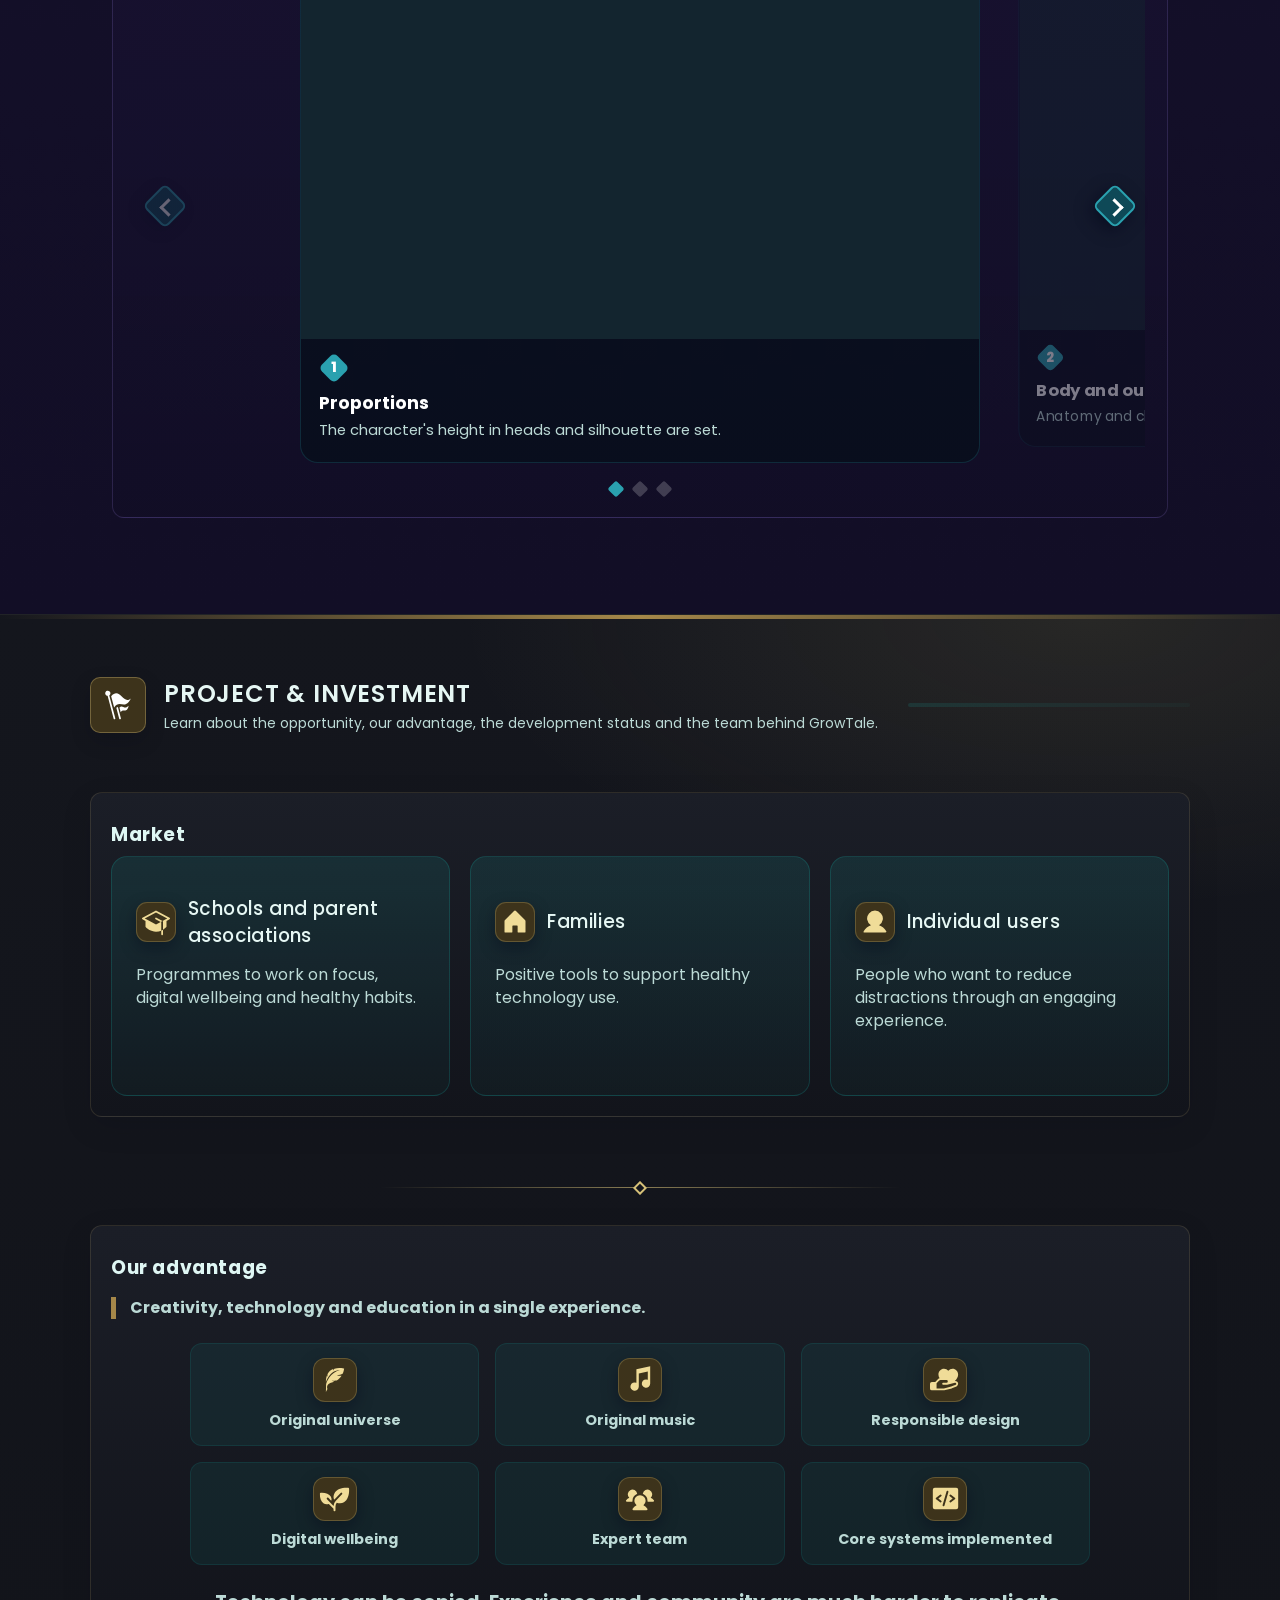
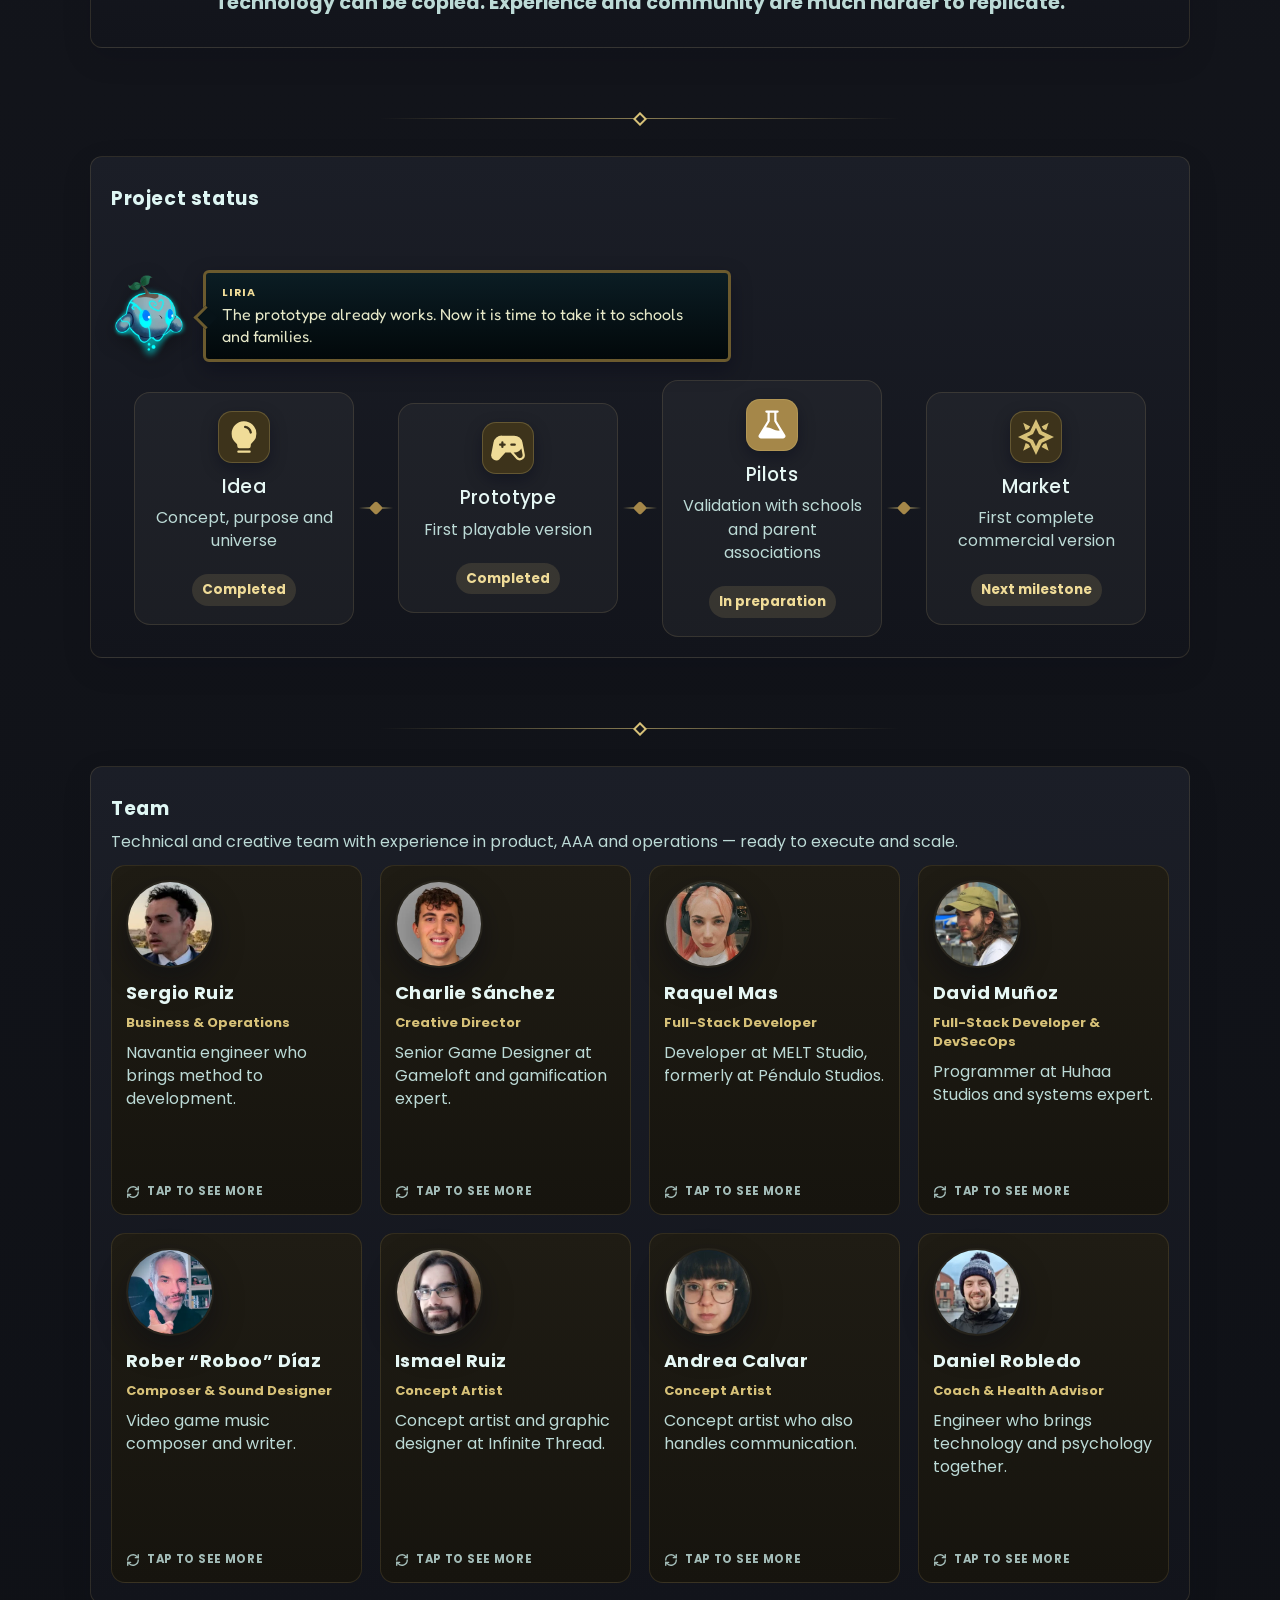
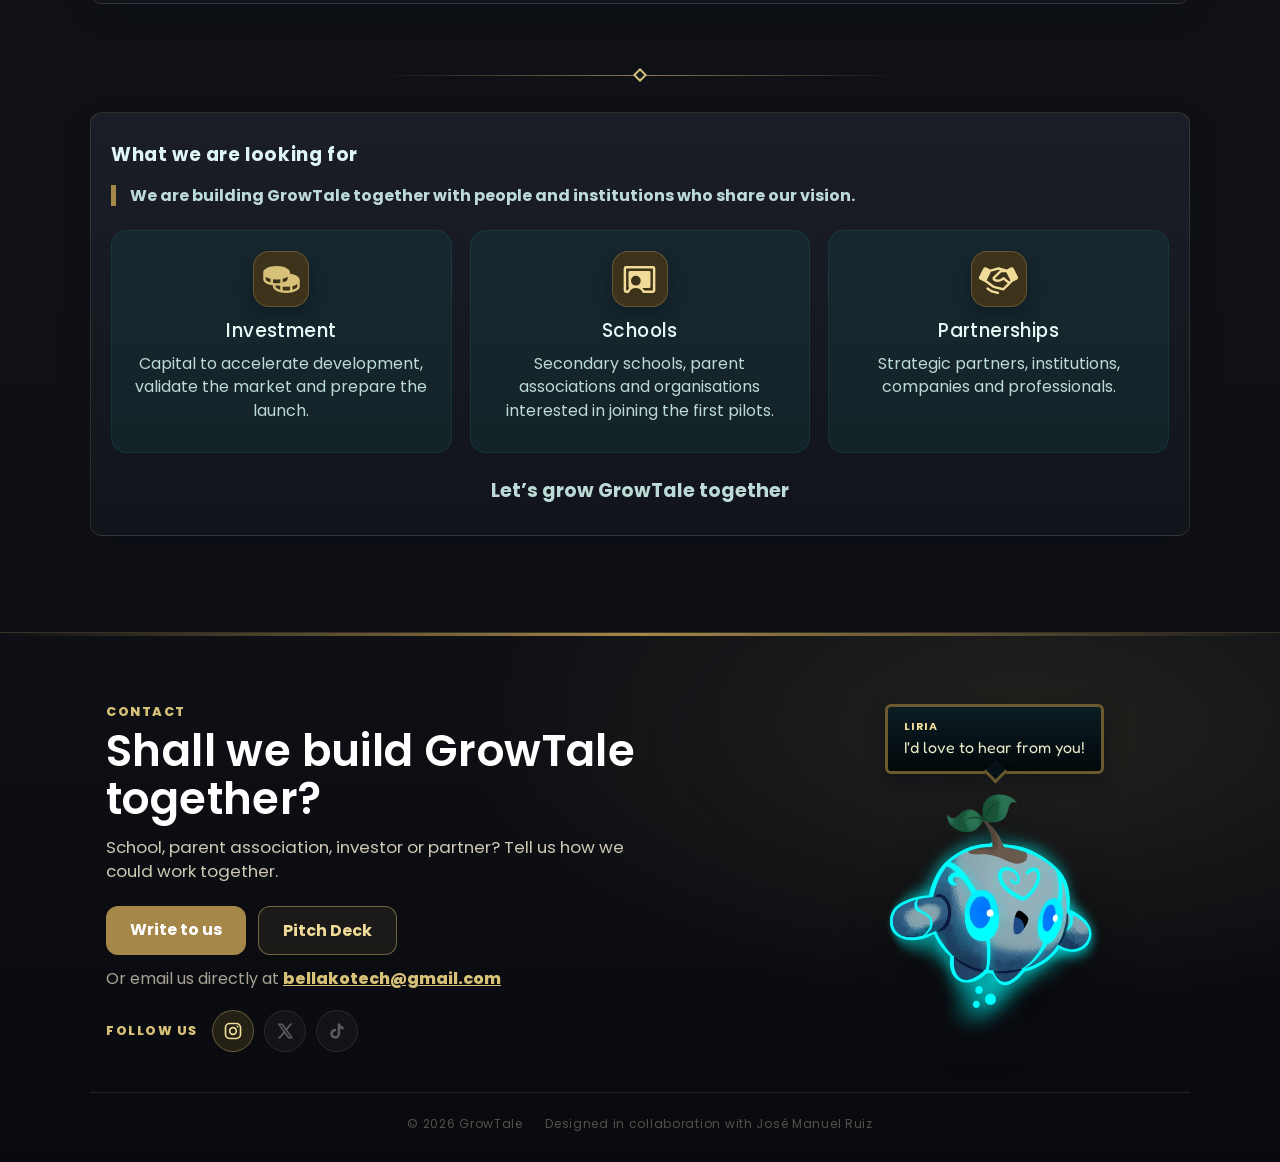
<file: proyecto.html>
<!doctype html>
<html lang="es">
  <head>
    <meta charset="utf-8">
    <meta name="viewport" content="width=device-width, initial-scale=1">
    <title>GrowTale — Sobre el juego</title>
    <meta name="robots" content="noindex">
    <link rel="canonical" href="https://growtale.app/about/">
    <!-- Dirección antigua: la página vive ahora en /about/ -->
    <script>location.replace('/about/' + (location.hash && '/about/'.indexOf('#') < 0 ? location.hash : ''))</script>
    <meta http-equiv="refresh" content="0; url=/about/">
    <style>body{background:#042029;color:#e6f7f4;font-family:system-ui,sans-serif;display:grid;place-items:center;min-height:100vh;margin:0}a{color:#14b8b0}</style>
  </head>
  <body>
    <p>Redirigiendo a <a href="/about/">GrowTale</a>…</p>
  </body>
</html>
</file>
<file: styles.css>
.root{box-sizing:border-box}
:root{
	--dark:#071a2b; /* azul oscuro */
	--turquoise:#14b8b0;
	--green:#0b6b4f;
	--muted:#8a96a3;
	--page-bg:#042029; /* base oscura azul verdosa */
	--card-dark:#071722;
	--text-light:#e6f7f4; /* main readable text */
	--nav-height:56px;
	--text-muted:#bcdad6; /* secondary text on dark */
	--cta-contrast:#052334; /* dark text for light CTAs */
}
*{box-sizing:border-box}
/* Primary UI font: prefer Nunito, fallback to Quicksand, M PLUS Rounded 1c, Varela Round, then system */
html{scroll-behavior:smooth;background:var(--page-bg);height:auto;overflow-x:clip}
body{font-family:'Nunito', system-ui, -apple-system, 'Segoe UI', Roboto, 'Helvetica Neue', Arial, sans-serif;margin:0;padding:0;border:0;color:#e6f7f4;background:var(--page-bg);line-height:1.45;font-weight:400;position:relative;overflow-x:clip;padding-top:0}

/* Hero */
.hero{background:linear-gradient(180deg,var(--dark),#052334);color:#e8f7f6}
.hero-inner{max-width:1100px;margin:0 auto;display:flex;align-items:center;gap:14px}
.logo{width:96px;height:auto}
.hero h1{margin:0;font-size:28px}

/* VISIÓN section: two-column desktop layout with background and strong overlay */
.vision-section{position:relative;padding:10px 0;min-height:350px;max-height:350px;display:flex;align-items:center;overflow:hidden}
/* Background layer (separate pseudo-element for controlled filter/desaturation) */
.vision-section::before{content:'';position:absolute;inset:-40% 0 -40% 0;background-image:url('assets/images/fondo.webp');background-size:cover;background-position:center 35%;background-repeat:no-repeat;filter:saturate(0.75) brightness(0.5);z-index:0;transform-origin:center;transform:translate3d(0, var(--vision-parallax, 0px), 0) scale(var(--vision-scale,1.12));will-change:transform}
/* Dark overlay above background but kept <=60% to keep illustration visible */
.vision-section::after{content:'';position:absolute;inset:0;background:rgba(0,0,0,0.55);pointer-events:none;z-index:1}
.vision-grid{position:relative;display:grid;grid-template-columns:35% 65%;gap:24px;align-items:center;z-index:3;max-width:1100px;margin:0 auto;padding:0 20px}
.vision-image{display:flex;align-items:center;justify-content:flex-start;position:relative;padding-left:8px}
/* subtle turquoise halo behind the character, behind content but above background */
.vision-image::before{content:'';position:absolute;left:6%;top:50%;transform:translateY(-50%);width:340px;height:340px;border-radius:50%;background:radial-gradient(circle at 40% 40%, rgba(20,184,176,0.14), rgba(20,184,176,0.05) 40%, transparent 60%);filter:blur(36px) saturate(95%);z-index:2;pointer-events:none}
/* Character size increased to be visible but balanced */
.vision-image img{width:100%;height:auto;max-width:220px;border-radius:10px;box-shadow:0 12px 34px rgba(2,6,23,0.6);object-fit:contain;position:relative;z-index:3;opacity:0.98}
.vision-copy{display:flex;flex-direction:column;gap:10px;justify-content:center}
.vision-copy h1{font-size:32px;margin:0 0 6px;line-height:1.05}
.vision-copy .lead{color:var(--text-muted);margin:0;font-size:15px;display:-webkit-box;-webkit-line-clamp:2;-webkit-box-orient:vertical;overflow:hidden;text-overflow:ellipsis;max-width:540px}
.hero-ctas{margin-top:12px}

@media (max-width:900px){
	.vision-section{min-height:auto;max-height:none;padding-top:60px;}
	.vision-grid{grid-template-columns:1fr;gap:12px;text-align:center;padding:0 12px}
	.vision-image{justify-content:center}
	.vision-image::before{left:50%;transform:translate(-50%,-50%);width:220px;height:220px}
	.vision-image img{max-width:140px}
	.vision-copy h1{font-size:26px}
}

/* Ensure background always covers: reduce inset/scale on smaller screens */
@media (max-width:900px){
  .vision-section::before{
    inset:-18% 0 -18% 0;
    transform:translate3d(0, var(--vision-parallax, 0px), 0) scale(1.06);
    background-position:center 45%;
  }
}

/* Use rounded game-friendly font for most UI elements (titles, nav, buttons, cards) */
h1,h2,h3,h4,h5,h6{font-family:'Nunito', system-ui, sans-serif;color:var(--text-light);letter-spacing:0.4px}
h1{font-weight:1000}
h2{font-weight:900}
h3,h4{font-weight:600}
.hero-ctas{margin-top:12px}
.btn-primary{box-shadow:0 10px 40px rgba(20,184,176,0.22);transform:translateZ(0)}
.btn-primary, .btn-secondary{position:relative;z-index:4}
.btn-secondary{box-shadow:0 8px 28px rgba(0,0,0,0.45)}

main{max-width:1100px;margin:12px auto;padding:0 16px}

/* Global compacting */
section{padding:10px 0;margin:8px 0}
section .container{padding:12px}
p{margin:0 0 10px;color:var(--text-muted)}
h2{margin:8px 0}
h3,h4{margin:6px 0}

/* Ensure sections compensate for fixed nav */
section, .block-sep{scroll-margin-top: calc(var(--nav-height) + 12px)}

/* Compact cards */
.challenge, .step{padding:10px;border-radius:8px}
.challenge.card{background:linear-gradient(180deg,#02171a,#072427);padding:14px;border-radius:10px;color:var(--text-light);box-shadow:0 8px 20px rgba(2,6,23,0.45)}
.challenge h4{margin:0 0 6px}
.challenge-meta{display:flex;gap:10px;align-items:center;margin-top:8px}
.badge{background:rgba(255,255,255,0.06);padding:6px 8px;border-radius:6px;font-size:13px;color:var(--text-muted)}
.reward{font-weight:600;color:var(--turquoise)}
.challenge-list.compact .challenge{flex:1 1 220px}

h2{color:var(--text-light);margin-top:8px}
.muted{color:var(--muted)}

/* Enhanced title and icon interactions */
/* 1) Slightly increase H2 size (15-20%) */
h2{font-size:calc(1rem * 1.18)}

/* 2) Increase block-title (20-30%) */
.block-title{font-size:calc(1.25rem * 1.25);font-weight:800}

/* 3) Icon interaction: elevation, scale, turquoise glow */
.block-sep .block-icon, h2::before{transition:transform 220ms ease,box-shadow 220ms ease,filter 220ms ease}
.block-sep .block-icon:hover{transform:translateY(-6px) scale(1.08);box-shadow:0 18px 48px rgba(20,184,176,0.12);filter:drop-shadow(0 8px 20px rgba(20,184,176,0.18))}

/* 4) On icon hover, illuminate the associated title (approx) */
.block-sep:hover .block-text .block-title, .block-sep:hover .block-text .block-sub{color:rgba(20,184,176,0.96);text-shadow:0 8px 28px rgba(20,184,176,0.06)}

/* 5) Animated underline for H2 */
h2{position:relative;overflow:visible}
h2::after{content:'';position:absolute;left:0;bottom:-6px;height:3px;width:0;background:linear-gradient(90deg,var(--turquoise),rgba(20,184,176,0.7));transition:width 260ms ease}
h2:hover::after{width:180px}
/* Keep animations subtle and under 300ms */
.block-sep .block-icon, h2::after{transition-duration:260ms}

/* How it works */
.how{background:transparent;padding:12px;border-radius:10px;margin-bottom:8px}
.steps{display:flex;gap:12px;margin-top:16px}
.step{flex:1;background:linear-gradient(180deg,#062c2c,#093233);padding:10px;border-radius:8px;color:var(--text-light)}
.step strong{display:block;font-size:20px;color:var(--turquoise)}

.gallery{margin-bottom:8px}

/* New gallery grid: professional game-folio style */
.gallery-grid{display:grid;grid-template-columns:repeat(3,1fr);gap:20px;align-items:start}
.gallery-item{background:linear-gradient(180deg, rgba(255,255,255,0.02), rgba(0,0,0,0.04));border:1px solid rgba(255,255,255,0.04);border-radius:12px;overflow:hidden;transition:transform 260ms ease,box-shadow 260ms ease}
.gallery-item img{display:block;width:100%;height:320px;object-fit:contain;transition:transform 360ms cubic-bezier(.2,.9,.2,1),filter 260ms ease}
.gallery-item figcaption{padding:12px 14px;background:linear-gradient(180deg,rgba(0,0,0,0.04),transparent);color:var(--text-light);font-weight:700;text-align:center;font-size:15px}
.gallery-item:hover{transform:translateY(-4px);box-shadow:0 18px 48px rgba(2,6,23,0.36);border-color:rgba(20,184,176,0.08)}
.gallery-item:hover img{transform:scale(1.03);filter:brightness(1.03)}

@media (max-width:900px){
  .gallery-item img{
    height:auto;
    max-height:none;
  }
}

@media (max-width:600px){
  .gallery-item img{
    height:auto;
    max-height:none;
  }
}


/* Lightbox styles */
#lightbox{position:fixed;inset:0;display:flex;align-items:center;justify-content:center;z-index:100000;pointer-events:none}
.lightbox-hidden{visibility:hidden;opacity:0;transition:opacity 260ms ease,visibility 260ms ease}
.lightbox-visible{visibility:visible;opacity:1;pointer-events:auto}
.lightbox-backdrop{position:absolute;inset:0;background:rgba(0,0,0,0.75);backdrop-filter:blur(4px)}
.lightbox-panel{position:relative;max-width:1200px;width:92%;max-height:90vh;padding:18px;display:flex;align-items:center;gap:12px}
.lb-content{flex:1 1 auto;display:flex;flex-direction:column;align-items:center;justify-content:center;overflow:hidden}
.lb-image{max-width:100%;max-height:78vh;object-fit:contain;border-radius:8px;box-shadow:0 30px 90px rgba(0,0,0,0.7);display:block}
.lb-caption{margin-top:12px;color:var(--text-light);font-weight:600;text-align:center}
.lb-close,.lb-prev,.lb-next{position:absolute;background:rgba(0,0,0,0.36);border:1px solid rgba(255,255,255,0.04);color:var(--text-light);padding:8px 12px;border-radius:8px;cursor:pointer}
.lb-close{right:18px;top:12px}
.lb-prev{left:12px;top:50%;transform:translateY(-50%);font-size:28px;padding:10px 14px}
.lb-next{right:12px;top:50%;transform:translateY(-50%);font-size:28px;padding:10px 14px}
.lb-close:focus,.lb-prev:focus,.lb-next:focus{outline:3px solid rgba(20,184,176,0.2);outline-offset:4px}

@media (max-width:700px){
	.lb-prev{left:6px}
	.lb-next{right:6px}
	.lb-close{right:8px}
}

/* More pronounced zoom animation for lightbox image */
@keyframes lbZoomIn{ 
	from { transform: scale(0.94); opacity: 0.92; filter: blur(2px); }
	60% { transform: scale(1.04); opacity: 0.99; filter: blur(0.6px); }
	to { transform: scale(1.06); opacity: 1; filter: blur(0); }
}
.lightbox-visible .lb-image{ animation: lbZoomIn 420ms cubic-bezier(.2,.9,.2,1) both; }
.lightbox-hidden .lb-image{ transform: scale(0.96); opacity:0.92 }
@media (max-width:700px){
	.challenge.card{padding:12px}
}

/* Map */
.map{background:transparent;padding:12px;border-radius:10px;margin-bottom:8px}
.map-wrapper{position:relative;overflow:hidden;border-radius:8px}
.map-wrapper img{width:100%;height:auto;display:block}
/* dark overlay to improve legibility of any captions or nearby text */
.map-wrapper::after{content:"";position:absolute;inset:0;background:linear-gradient(180deg,rgba(2,6,23,0.18), rgba(2,6,23,0.32));pointer-events:none}

/* Challenges */
.challenges{margin-bottom:8px}
.challenge-list{display:flex;gap:8px;flex-wrap:wrap}
.challenge{flex:1 1 220px;background:linear-gradient(180deg,#0b3940,#063235);padding:12px;border-radius:8px}
.challenge h3{margin:0 0 6px}
.challenge h4{margin:0 0 6px}

/* Footer */
.site-footer{max-width:1100px;margin:48px auto 0;padding:22px 16px 34px;text-align:center;position:relative}
/* línea fina que se desvanece hacia los lados */
.site-footer::before{content:"";position:absolute;top:0;left:50%;width:min(420px,70%);height:1px;transform:translateX(-50%);background:linear-gradient(90deg,transparent,rgba(141,240,216,.25),transparent)}
.footer-note{margin:0;font-size:12px;letter-spacing:.06em;color:var(--text-muted);opacity:.55}
.footer-sep{margin:0 6px;opacity:.6}

/* Footer overall color */

/* Section icons and subtle hover effects */
h2{
  position:relative;
  padding-left:0;
  transition:
    color .25s ease,
    transform .25s ease;
}
h2::before{
  display:none;
}
h2::after{
  content:"";

  position:absolute;

  left:0;
  bottom:-2px;

  width:0;
  height:3px;

  border-radius:999px;

  background:linear-gradient(
    90deg,
    var(--turquoise),
    rgba(20,184,176,.25)
  );

  transition:width .25s ease;
}
h2:hover::before{

  transform:
    translateY(-50%)
    scale(1.08);

  border-color:
    rgba(20,184,176,.8);

  box-shadow:
    0 0 30px rgba(20,184,176,.25),
    0 0 60px rgba(20,184,176,.12);

}
/* Cards elevate slightly on hover with illuminated border */
.card, .challenge.card{transition:transform 200ms ease,box-shadow 220ms ease,border-color 180ms ease}
.card:hover, .challenge.card:hover{transform:translateY(-4px);box-shadow:0 16px 36px rgba(2,6,23,0.36);border:1px solid rgba(20,184,176,0.06)}

/* Buttons: smooth transitions and subtle lift */
.btn{transition:transform 220ms cubic-bezier(.2,.9,.2,1),box-shadow 220ms ease,background 160ms ease}
.btn:hover{transform:scale(1.02);box-shadow:0 18px 40px rgba(20,184,176,0.12)}

/* Discover button: subtle idle "wave" pulses that intensify on hover/focus */
#discover-btn{display:inline-block;position:relative;z-index:71;overflow:visible}
#discover-btn::before, #discover-btn::after{content:"";position:absolute;left:50%;top:50%;transform:translate(-50%,-50%) scale(1);border-radius:999px;pointer-events:none;z-index:70}
/* make initial pulses slightly visible so idle effect is noticeable */
#discover-btn::before{width:130%;height:130%;background:radial-gradient(circle, rgba(20,184,176,0.18) 0%, rgba(20,184,176,0.08) 30%, transparent 55%);opacity:0.06}
#discover-btn::after{width:210%;height:210%;background:radial-gradient(circle, rgba(20,184,176,0.12) 0%, rgba(20,184,176,0.05) 30%, transparent 55%);opacity:0.04}

/* Fallback/compatible glow: animate box-shadow for browsers that may not show large pseudo backgrounds */
@keyframes discoverBoxPulse {
  /* expand spread outward and diffuse (no inward bounce) */
  0% { box-shadow: 0 8px 28px rgba(20,184,176,0.12), 0 0 0 0 rgba(20,184,176,0.06); }
  60% { box-shadow: 0 40px 96px rgba(20,184,176,0.10), 0 0 0 40px rgba(20,184,176,0.06); }
 100% { box-shadow: 0 80px 140px rgba(20,184,176,0.04), 0 0 0 80px rgba(20,184,176,0); }
}

/* Attach subtle infinite outward glow to the button itself (Edge-friendly) */
#discover-btn{animation:discoverBoxPulse 3.4s ease-out infinite;}

/* Speed up glow on hover/focus */
#discover-btn:hover, #discover-btn:focus, #discover-btn:focus-visible{animation-duration:1.2s}

@keyframes discoverPulse {
  /* expand from small center to large diffused edge; monotonic outward motion */
  0% { transform:translate(-50%,-50%) scale(0.28); opacity:0.36 }
  50% { transform:translate(-50%,-50%) scale(1.45); opacity:0.14 }
 100% { transform:translate(-50%,-50%) scale(2.6); opacity:0 }
}

/* Idle pulses: overlapping outward-only pulses with ease-out timing */
#discover-btn::before{animation:discoverPulse 3.4s ease-out infinite;animation-fill-mode:both}
#discover-btn::after{animation:discoverPulse 3.4s ease-out infinite 1.7s;animation-fill-mode:both}

/* On hover or focus, speed up and increase opacity slightly while keeping outward expansion */
#discover-btn:hover::before, #discover-btn:focus::before, #discover-btn:focus-visible::before{animation-duration:1.6s;opacity:0.54}
#discover-btn:hover::after, #discover-btn:focus::after, #discover-btn:focus-visible::after{animation-duration:1.6s;opacity:0.42}

/* Also nudge the button itself slightly when hovered/focused to reinforce call-to-action */
#discover-btn:hover, #discover-btn:focus, #discover-btn:focus-visible{transform:translateY(-2px) scale(1.03)}

/* Respect users who prefer reduced motion */
@media (prefers-reduced-motion: reduce){
	#discover-btn::before, #discover-btn::after{animation:none;opacity:0}
	#discover-btn:hover, #discover-btn:focus{transform:none}
}

/* Icons (SVG) color change on hover */
svg{transition:color 160ms ease,fill 160ms ease,transform 160ms ease}
.music-toggle:hover svg{color:var(--turquoise);fill:var(--turquoise);transform:translateY(-2px)}


/* Floating music toggle */
.music-toggle{position:fixed;right:20px;bottom:20px;background:linear-gradient(180deg,rgba(255,255,255,0.04),rgba(255,255,255,0.02));border:1px solid rgba(255,255,255,0.06);color:var(--text-light);width:56px;height:56px;border-radius:999px;display:inline-flex;align-items:center;justify-content:center;cursor:pointer;z-index:9999;box-shadow:0 10px 30px rgba(2,6,23,0.48);backdrop-filter:blur(6px);transition:transform 180ms ease,box-shadow 220ms ease,background 160ms}
.music-toggle .icon-off, .music-toggle .icon-on{width:22px;height:22px;display:block}
.music-toggle .icon-on{display:none}
.music-toggle.on{background:linear-gradient(180deg, rgba(20,184,176,0.14), rgba(20,184,176,0.06));color:var(--turquoise);box-shadow:0 18px 40px rgba(20,184,176,0.16);transform:translateY(-3px)}
.music-toggle.on .icon-on{display:block}
.music-toggle.on .icon-off{display:none}
.music-toggle:focus-visible{outline:3px solid rgba(20,184,176,0.22);outline-offset:6px}

@media (max-width:480px){
	.music-toggle{right:14px;bottom:14px;width:48px;height:48px}
}

/* Responsive */
@media (max-width:800px){
	.steps{flex-direction:column}
}

/* Investor sections */
.investor-section{max-width:1100px;margin:8px auto;padding:8px;background:transparent}
.investor-section .container{background:linear-gradient(180deg,var(--card-dark), #071a22);padding:12px;border-radius:10px;box-shadow:0 6px 18px rgba(2,6,23,0.06)}
.investor-section .container p, .investor-section .container li{color:var(--text-muted)}

/* Corporate look for investor sections: cleaner, more formal */
.investor-section .container{background:linear-gradient(180deg,#06151a,#041018);border-radius:10px;padding:18px;border:1px solid rgba(255,255,255,0.04);box-shadow:0 10px 28px rgba(2,6,23,0.10)}
.investor-section h2{color:var(--text-light);letter-spacing:0.4px}
.investor-section .validators{gap:20px}

/* Visual separator that distinguishes investment -> product areas */
.product-section::before, .universe-section::before{
	content:"";
	display:block;
	width:100%;
	height:56px;
	margin:18px 0;
	background:linear-gradient(90deg, rgba(255,255,255,0.02), rgba(20,184,176,0.045) 25%, rgba(255,255,255,0.02));
	position:relative;
	border-top:1px solid rgba(255,255,255,0.03);
	border-bottom:1px solid rgba(255,255,255,0.02);
	box-shadow:inset 0 1px 0 rgba(255,255,255,0.02);
}

/* Immersive look for product/universe sections */
.product-section .container, .universe-section .container{background:linear-gradient(180deg, rgba(1,8,12,0.72), rgba(0,0,0,0.35));border-radius:14px;padding:18px;border:1px solid rgba(20,184,176,0.04);box-shadow:0 30px 80px rgba(2,6,23,0.6)}
.product-section h2, .universe-section h2{color:var(--text-light);text-shadow:0 18px 46px rgba(20,184,176,0.06)}

/* Slight accent bars for product area headings */
.product-section h2::before, .universe-section h2::before{content:"";display:inline-block;width:36px;height:6px;margin-right:10px;background:linear-gradient(90deg,var(--turquoise),rgba(20,184,176,0.6));vertical-align:middle;border-radius:4px}
.validators{
  display:grid;
  grid-template-columns:repeat(3,1fr);
  gap:16px;
}

/* Custom animated cursor (desktop only) */
#custom-cursor{display:none;pointer-events:none}

@media (hover: hover) and (pointer: fine){
	/* use a class to toggle global native-cursor hiding */
	.has-custom-cursor:not(.custom-cursor-paused) *:not(input):not(textarea):not(select):not([contenteditable]){cursor:none !important}
	.custom-cursor-paused #custom-cursor{display:none !important}

	#custom-cursor{display:block;position:fixed;left:0;top:0;width:44px;height:44px;z-index:99999;pointer-events:none;transform:translate(-50%,-50%);mix-blend-mode:normal}
	
	/* translucent white outer ring */
	#custom-cursor .cursor-outer{position:absolute;left:50%;top:50%;width:44px;height:44px;transform:translate(-50%,-50%);border-radius:50%;border:2px solid rgba(255,255,255,0.28);opacity:1;transition:transform 220ms cubic-bezier(.2,.9,.2,1),border-color 180ms ease,opacity 180ms,box-shadow 220ms ease;will-change:transform,opacity;box-shadow:0 6px 20px rgba(255,255,255,0.03)}
	/* small solid white dot */
	#custom-cursor .cursor-inner{position:absolute;left:50%;top:50%;width:10px;height:10px;background:rgba(255,255,255,0.95);border-radius:50%;transform:translate(-50%,-50%);box-shadow:0 10px 30px rgba(255,255,255,0.08);transition:transform 160ms ease,background 160ms ease,opacity 160ms ease,width 160ms ease,height 160ms ease;will-change:transform,opacity}

	/* ensure solid appearance regardless of page blending */
	#custom-cursor .cursor-inner, #custom-cursor .cursor-outer{mix-blend-mode:normal}

	/* Hover over clickable: enlarge outer, reduce opacity for depth, enlarge inner slightly */
	#custom-cursor.cursor--hover .cursor-outer{transform:translate(-50%,-50%) scale(1.6);border-color:rgba(255,255,255,0.96);opacity:0.85}
	#custom-cursor.cursor--hover .cursor-inner{transform:translate(-50%,-50%) scale(1.3);width:12px;height:12px;opacity:0.98}

	/* Active click */
	#custom-cursor.cursor--active .cursor-inner{transform:translate(-50%,-50%) scale(0.7);box-shadow:none;opacity:0.9}

	/* Dragging state */
	#custom-cursor.cursor--dragging .cursor-outer{transform:translate(-50%,-50%) scale(1.15) rotate(12deg);border-color:rgba(255,255,255,0.78)}
}

.hero-ctas{margin-top:8px;display:flex;gap:8px}
.btn{padding:10px 14px;border-radius:8px;text-decoration:none;display:inline-block;font-weight:700}
.btn-primary{background:var(--turquoise);color:var(--cta-contrast);box-shadow:0 14px 40px rgba(20,184,176,0.2);padding:12px 18px;font-weight:700}
/* Contact button: white text for high contrast on translucent bg */
.btn-secondary{background:rgba(255,255,255,0.08);border:1px solid rgba(255,255,255,0.12);color:#ffffff;backdrop-filter:blur(4px);padding:12px 18px;font-weight:600}

/* Focus and hover accessibility */
.btn:focus{outline:3px solid rgba(20,184,176,0.22);outline-offset:3px}
.btn:hover{transform:translateY(-2px)}

@media (max-width:600px){
	.hero-ctas{flex-direction:column}
}

/* Team collage specific styles */
.team-section .team-collage{display:grid;grid-template-columns:repeat(4,1fr);grid-auto-rows:1fr;gap:18px;align-items:stretch}
.team-section .member-card{background:linear-gradient(180deg,#062c2c,#042827);border-radius:12px;padding:14px;display:flex;flex-direction:column;gap:12px;align-items:flex-start;overflow:hidden;position:relative;border:1px solid rgba(255,255,255,0.03);transition:transform 220ms ease,box-shadow 220ms ease,border-color 180ms;min-height:auto;height:auto;}
.team-section .member-card .avatar-wrap{width:88px;height:88px;border-radius:50%;overflow:hidden;flex:0 0 88px;border:2px solid rgba(255,255,255,0.04);box-shadow:0 12px 30px rgba(2,6,23,0.35);display:flex;align-items:center;justify-content:center}
.team-section .member-card .avatar{width:100%;height:100%;object-fit:cover;display:block}
.team-section .member-meta{display:flex;flex-direction:column;gap:8px;width:100%;flex:1}
.team-section .member-meta .member-name{margin:0;font-size:18px;font-weight:700}
.team-section .member-meta .role{font-size:13px;color:var(--turquoise);font-weight:700}
.team-section .member-meta .bio-short{display:-webkit-box;-webkit-box-orient:vertical;-webkit-line-clamp:2;line-clamp:2;overflow:hidden;margin:0}
.team-section .member-card .view-profile{margin-top:auto;align-self:stretch;text-align:center;border:1px solid rgba(255,255,255,0.08);background:rgba(255,255,255,0.04);color:var(--text-light);cursor:pointer;font:inherit;font-weight:700}
.team-section .member-card:hover{transform:translateY(-6px);box-shadow:0 30px 80px rgba(2,6,23,0.6);border-color:rgba(20,184,176,0.08)}
.team-section .member-card.expanded .bio-short{display:block;-webkit-line-clamp:unset;line-clamp:unset}
.team-section .member-card.expanded{box-shadow:0 36px 100px rgba(2,6,23,0.68);transform:translateY(-8px)}

@media (max-width:1000px){
	.team-section .team-collage{grid-template-columns:repeat(2,1fr);grid-auto-rows:1fr}
	.team-section .member-card .avatar-wrap{width:72px;height:72px;flex-basis:72px}
}

@media (max-width:1000px){
	.team-section .team-collage{grid-template-columns:repeat(2,1fr)}
}

@media (max-width:600px){
	.team-section .team-collage{grid-template-columns:repeat(1,1fr)}
	.team-section .member-card{height:auto}
}
.landing-video{position:absolute;inset:0;width:100%;height:100%;object-fit:cover;z-index:1}
/* Make #landing a normal block so the fixed canvas beneath fills viewport; remove background image */
#landing{position:relative;display:flex;align-items:center;justify-content:center;background:transparent;color:var(--text-light);z-index:10}
.landing-overlay{position:absolute;inset:0;background:linear-gradient(180deg, rgba(1,6,12,0.45), rgba(1,6,12,0.55));z-index:12;pointer-events:none}
/* Full-width top bar */
.landing-top{position:fixed;left:0;right:0;top:0;height:var(--nav-height);display:flex;align-items:center;justify-content:flex-end;gap:12px;padding:8px 18px;z-index:60;pointer-events:auto;background:#042029;border:0;border-bottom:0;border-top:0;box-shadow:none;backdrop-filter:none}
.sound-toggle{background:rgba(255,255,255,0.04);border:1px solid rgba(255,255,255,0.06);color:var(--text-light);padding:8px;border-radius:8px;cursor:pointer;backdrop-filter:blur(6px);display:inline-flex;align-items:center;justify-content:center}
.sound-toggle svg{width:18px;height:18px}

/* Small arrow indicator on button */

/* Accessibility focus */
.sound-toggle .sound-on{display:none}
.sound-toggle.on .sound-on{display:block}
.sound-toggle.on .sound-off{display:none}

.landing-content{position:relative;z-index:3;text-align:center;display:flex;flex-direction:column;align-items:center;gap:18px;padding:24px}
.landing-logo{width:200px;max-width:48vw;height:auto;filter:drop-shadow(0 30px 80px rgba(2,6,23,0.8));transform-origin:center}
.landing-tagline{font-family:'Cinzel', Georgia, serif;font-size:20px;max-width:780px;margin:0;color:var(--text-light);opacity:0.95;font-weight:500}
.landing-cta .btn-primary{padding:14px 22px;font-size:18px}

/* Gentle entrance animation, respect prefers-reduced-motion */
@media (prefers-reduced-motion: no-preference){
	.landing-logo{animation:popIn 700ms cubic-bezier(.2,.9,.2,1) 200ms both}
	.landing-tagline{animation:fadeUp 700ms cubic-bezier(.2,.9,.2,1) 420ms both}
	.landing-cta .btn-primary{animation:fadeUp 700ms cubic-bezier(.2,.9,.2,1) 640ms both}
}
@keyframes popIn{from{opacity:0;transform:translateY(-8px) scale(.96)}to{opacity:1;transform:translateY(0) scale(1)}}
@keyframes fadeUp{from{opacity:0;transform:translateY(6px)}to{opacity:1;transform:translateY(0)}}

.landing-cta .btn-primary:hover{box-shadow:0 28px 80px rgba(20,184,176,0.12);transform:translateY(-3px)}

/* Discrete back link in proyecto.html */
.back-to-cover{color:var(--text-light);padding:6px 8px;border-radius:6px;border:1px solid rgba(255,255,255,0.04);font-size:13px;text-decoration:none;display:inline-block}
.nav-back{margin-right:8px;opacity:0.9}

@media (max-width:700px){
	.landing-logo{width:140px}
	.landing-tagline{font-size:16px;padding:0 12px}
	.landing-cta .btn-primary{font-size:16px;padding:12px 18px}
	.landing-top{padding:8px 12px;top:0;height:56px}
}

/* Top navigation must stay at the top of the viewport while scrolling without being offset by the document scroll. */
.top-nav{position:sticky !important;top:0 !important;left:0 !important;right:0 !important;width:100% !important;margin:0 !important;height:var(--nav-height);display:flex;align-items:center;z-index:10010;background:#042029 !important;backdrop-filter:none;border-top:0;border-right:0;border-left:0;border-bottom:1px solid rgba(255,255,255,0.04);box-shadow:none;transform:none !important;will-change:auto}
.top-nav .nav-inner{max-width:1200px;margin:0 auto;display:flex;align-items:center;gap:12px;padding:0 16px;width:100%}
.top-nav .nav-left{display:flex;align-items:center;gap:12px}
.top-nav .nav-logo img{width:76px;height:auto;display:block}
.top-nav .nav-links{display:flex;gap:18px;list-style:none;margin:0;padding:0;flex:1;justify-content:center}
.top-nav .nav-links a{color:var(--text-light);text-decoration:none;padding:10px 6px;border-radius:6px;position:relative;transition:color 180ms ease}
.top-nav .nav-links a::after{content:"";position:absolute;left:8px;right:8px;bottom:6px;height:2px;background:linear-gradient(90deg, transparent, transparent);transform:scaleX(0);transform-origin:left;transition:transform 220ms cubic-bezier(.2,.9,.2,1)}
.top-nav .nav-links a:hover, .top-nav .nav-links a:focus{color:var(--turquoise)}
.top-nav .nav-links a:hover::after, .top-nav .nav-links a:focus::after{background:var(--turquoise);transform:scaleX(1)}
.top-nav .nav-right{display:flex;align-items:center;gap:8px}
.top-nav .nav-toggle{display:none;background:transparent;border:none;color:var(--text-light);font-size:20px;padding:8px;cursor:pointer}
.top-nav .nav-back{display:none}

/* Active link state */
.top-nav .nav-links a.active{color:var(--turquoise);font-weight:700}
.top-nav .nav-links a.active::after{background:var(--turquoise);transform:scaleX(1)}

/* Mobile behaviour */
@media (max-width:900px){
	.top-nav{height:52px}
	.top-nav .nav-links{position:fixed;left:0;right:0;top:52px;background:linear-gradient(180deg, rgba(1,6,10,0.97), rgba(1,6,10,0.92));backdrop-filter:blur(8px);flex-direction:column;gap:0;display:flex;padding:8px 12px 12px;z-index:10011;box-shadow:0 18px 40px rgba(0,0,0,.45)}
	.top-nav .nav-links li{width:100%}
	.top-nav .nav-links a{display:block;padding:12px 10px;border-radius:8px}
	.top-nav .nav-toggle{display:block}
	.top-nav .nav-back{display:inline-block}
}

/* Block separator styles */
.block-sep{padding:12px 0;margin:20px 0}
.block-sep .block-inner{display:flex;align-items:center;gap:18px}
.block-sep .block-icon{width:56px;height:56px;border-radius:10px;background:linear-gradient(180deg, rgba(255,255,255,0.02), rgba(20,184,176,0.04));display:flex;align-items:center;justify-content:center;font-size:22px;box-shadow:0 8px 20px rgba(2,6,23,0.18);border:1px solid rgba(255,255,255,0.04)}
.block-sep .block-title{margin:0;font-size:24px;letter-spacing:0.8px}
.block-sep .block-sub{margin:2px 0 0;color:var(--text-muted);font-size:14px}
.block-sep .block-deco{flex:1;height:4px;border-radius:4px;background:linear-gradient(90deg, rgba(20,184,176,0.14), rgba(20,184,176,0.04));margin-left:12px}
.block-sep.block-sep-immersive .block-inner{background:linear-gradient(90deg, rgba(20,184,176,0.02), rgba(255,255,255,0.01));padding:8px;border-radius:12px}

/* Place music toggle inside nav when present */
.top-nav .music-toggle{position:relative;right:auto;bottom:auto;margin-left:6px;width:36px;height:36px;border-radius:8px}
.top-nav .music-toggle .icon-on, .top-nav .music-toggle .icon-off{width:18px;height:18px}

/* Accessibility: focus-visible for nav links */
.top-nav .nav-links a:focus-visible{outline:3px solid rgba(20,184,176,0.16);outline-offset:4px}

/* Respect reduced motion */
@media (prefers-reduced-motion: reduce){
	.gallery-item img, .btn, .member-card, .top-nav .nav-links a{transition:none}
}

/* Avatar initials for team members */
.avatar-initials{width:96px;height:96px;border-radius:50%;display:inline-flex;align-items:center;justify-content:center;background:linear-gradient(135deg,#0b486b,#14b8b0);color:white;font-weight:700;font-size:28px}
@media (max-width:700px){.avatar-initials{width:48px;height:48px;font-size:16px}}

/* === Section visual differentiation === */
/* Investor sections: clean, corporate, higher contrast */
#problem, #validation, #differentiation, #status, #market, #team, #ask {
	padding:18px 0;
}
#problem .container, #validation .container, #differentiation .container, #status .container, #market .container, #team .container, #ask .container{
	background: linear-gradient(180deg, #0b2a34, #051018);
	border: 1px solid rgba(255,255,255,0.04);
	box-shadow: 0 10px 30px rgba(2,6,23,0.12);
	border-radius:12px;
	padding:20px;
}
#problem h2, #validation h2, #differentiation h2, #status h2, #market h2, #team h2, #ask h2{
	color: #dff7f4;
	font-weight:700;
	letter-spacing:0.6px;
}
#problem .container p, #validation .container p, #differentiation .container p, #status .container p, #market .container p, #team .container p, #ask .container p,
#problem .container li, #validation .container li, #differentiation .container li, #status .container li, #market .container li, #team .container li, #ask .container li{
	color: var(--text-muted);
}

/* Subtle corporate accent for lists and badges */
#problem .badge, #validation .badge, #differentiation .badge, #status .badge, #market .badge, #team .badge, #ask .badge{
	background: rgba(255,255,255,0.04);
	color: var(--text-muted);
}

/* Game sections: immersive, textured, fantasy look */
#how, #product, #demo, #challenges, #universe{
	padding:22px 0;
}
#how .container, #product .container, #demo .container, #challenges .container, #universe .container{
	background: radial-gradient(1200px 400px at 10% 10%, rgba(20,184,176,0.035), transparent 6%), linear-gradient(180deg, rgba(2,12,14,0.6), rgba(0,0,0,0.25));
	border-radius:16px;
	padding:22px;
	border:1px solid rgba(10,60,56,0.06);
	box-shadow: 0 28px 80px rgba(2,6,23,0.6);
	position:relative;
	overflow:hidden;
}

/* Decorative shimmer and faint particles for game areas */
#how .container::before, #product .container::before, #demo .container::before, #challenges .container::before, #universe .container::before{
	content:"";
	position:absolute;inset:0;pointer-events:none;
	background-image: radial-gradient(circle at 10% 20%, rgba(255,255,255,0.02) 0, transparent 20%), radial-gradient(circle at 80% 70%, rgba(255,255,255,0.015) 0, transparent 18%);
	mix-blend-mode:screen;opacity:0.7;filter:blur(6px);
}

#how h2, #product h2, #demo h2, #challenges h2, #universe h2{
	color: #eafefb;
	text-shadow: 0 10px 30px rgba(10,80,70,0.45);
}

/* Slight inner glow on CTA buttons inside game sections */
#how .btn-primary, #product .btn-primary, #challenges .btn-primary, #universe .btn-primary{
	box-shadow: 0 14px 40px rgba(20,184,176,0.18), 0 0 30px rgba(20,184,176,0.04) inset;
}

/* Make code-safe: ensure investor section contrast remains readable on small screens */
@media (max-width:700px){
	#problem .container, #validation .container, #differentiation .container, #status .container, #market .container, #team .container, #ask .container{padding:14px}
	#how .container, #product .container, #demo .container, #challenges .container, #universe .container{padding:14px}
}
.validator-author{
  text-align:center;
  margin-top:2rem;
}

.validator-author p{
  margin-bottom:1rem;
}

.validator-author .btn{
  display:inline-flex;
  align-items:center;
  gap:.5rem;
}
.validation-quote{
  text-align:center;
  font-size:1.3rem;
  line-height:1.6;
  max-width:850px;
  margin:2rem auto;
  padding:1.5rem;
  color:#ffffff;
  border-left:none;
  font-style:italic;
}
.validation-card{
  flex:1;
  background:linear-gradient(
    180deg,
    rgba(20,184,176,.12),
    rgba(20,184,176,.04)
  );

  border:1px solid rgba(20,184,176,.2);
  padding:1.5rem;
  border-radius:16px;
  min-height:240px;
display:flex;
flex-direction:column;
justify-content:flex-start;
}
.validation-seal{
  display:inline-block;
  padding:.5rem 1rem;
  margin-bottom:1rem;
  border-radius:999px;
  background:rgba(20,184,176,.15);
  color:#8df0d8;
  font-weight:700;
}
@media (max-width: 900px){

  .nav-back{
    display:none !important;
  }

}
.step img{
  width:100%;
  height:auto;
  object-fit:contain;
  display:block;
}

.step figure{
  margin:0;
}
@media (max-width:768px){

  .team-section .team-collage{
    grid-template-columns:1fr;
    grid-auto-rows:auto;
  }

  .team-section .member-card{
    height:auto;
    min-height:auto;
  }

}
@media (max-width:768px){

  .top-nav .nav-logo img{
    width:60px;
  }

}
@media (max-width:768px){

  .vision-copy .lead{
    display:block;
    overflow:visible;
    -webkit-line-clamp:unset;
    line-clamp:unset;
    max-width:none;
  }

}
@media (max-width:768px){

  .hero-ctas{
    flex-direction:column;
  }

  .hero-ctas .btn{
    width:100%;
    text-align:center;
  }

}
@media (max-width:768px){

  .block-inner{
    flex-direction:column;
    text-align:center;
  }

  .block-icon{
    margin-bottom:12px;
  }

  .block-title{
    font-size:1.8rem;
  }

}
@media (max-width:768px){

  .steps{
    flex-direction:column;
    gap:20px;
  }

  .step{
    width:100%;
  }

  .step img{
    width:100%;
    height:auto;
    object-fit:contain;
    max-height:none;
  }

}


@media (max-width:768px){

  .team-section .member-card{
    min-height:auto;
    height:auto;
  }

  .team-section .member-meta .bio-short{
    display:block;
    -webkit-line-clamp:unset;
    line-clamp:unset;
  }


  .team-section .view-profile{
    display:none;
  }

}

@media (max-width:900px){

  .gallery-grid{
    grid-template-columns:1fr 1fr;
    gap:12px;
  }

}
@media (max-width:480px){

  .gallery-grid{
    grid-template-columns:1fr;
  }

}
/* Shader canvas fixed to viewport so it always fills available space */
html,body{height:auto;min-height:100%}
#bg-canvas{position:fixed;left:0;top:0;right:0;bottom:0;width:100%;height:100%;z-index:-2;pointer-events:auto;display:block}

/* Top bar: reserve space for language and volume controls */
.landing-top{position:fixed;left:0;right:0;top:0;height:var(--nav-height);display:flex;align-items:center;justify-content:flex-end;gap:12px;padding:8px 18px;z-index:60;pointer-events:auto;background:#042029 !important;border:0;border-top:0;border-bottom:0;box-shadow:none;backdrop-filter:none}
/* Give landing a top padding to avoid overlap with fixed bar */
#landing{position:relative;padding-top:0;min-height:100vh}

/* Ensure overlay/content stack above shader */
.landing-overlay{position:absolute;inset:0;z-index:5;pointer-events:none}
.landing-content{position:relative;z-index:70}

/* Center CTA button hover/active styling */
.landing-cta .btn-primary{transition:transform 180ms cubic-bezier(.2,.9,.2,1), box-shadow 220ms ease, background 160ms ease}
.landing-cta .btn-primary:hover{transform:translateY(-6px) scale(1.04);box-shadow:0 18px 64px rgba(20,184,176,0.22);filter:brightness(1.04)}
.landing-cta .btn-primary:active{transform:translateY(-2px) scale(0.99);box-shadow:0 10px 36px rgba(20,184,176,0.18)}

/* Make language button and sound toggle visually grouped */

/* Ensure language and sound/music controls align and share sizing across pages */
.sound-toggle, .music-toggle{display:inline-flex;align-items:center;justify-content:center;height:36px;padding:6px;border-radius:8px}
.landing-top .lang-switch, .landing-top .sound-toggle{margin-right:8px}
.top-nav .music-toggle{width:36px;height:36px;margin-left:6px}


/* =========================================
   FULLSCREEN LANDING
   ========================================= */

html,
body {
    width: 100%;
    margin: 0;
    padding: 0;
    border: 0;
    overflow-x: clip;
}

html {
    min-height: 100%;
    background: var(--page-bg);
}

body {
    min-height: 100vh;
    background: var(--page-bg);
}

/* Shader background */
#bg-canvas {
	position: fixed;
	inset: 0;
	width: 100%;
	height: 100%;
	display: block;
	margin: 0;
	padding: 0;
	z-index: -2;
	pointer-events: auto;
}

/* Fullscreen landing */
main#landing {
    position: relative;
    width: 100%;
    max-width: none;
    height: 100vh;
    min-height: 100vh;
    margin: 0;
    padding: 0;
    display: flex;
    align-items: center;
    justify-content: center;
    overflow: hidden;
}
.impact-grid{
  display:grid;
  grid-template-columns:28% 72%;
  gap:32px;
  width:min(1500px,96%);
  margin:0 auto;
}

.impact-grid .investor-section{
  margin:0;
}
@media (max-width:900px){

  .impact-grid{
    grid-template-columns:1fr;
  }

}
.validation-card h3{
  min-height:70px;
}
.problem-subtitle{
  font-size:1rem;
  font-weight:700;
  line-height:1.35;

  color:#fff;

  border-left:5px solid var(--turquoise);

  padding-left:14px;

  margin:1rem 0 1.2rem;
}
.problem-highlight{
  font-size:1.2rem;
  font-weight:700;
  color:var(--turquoise);
  text-align:center;
  margin-top:1.5rem;
}
@media (max-width:900px){

  .impact-grid{
    grid-template-columns:1fr;
    gap:20px;
    width:100%;
  }

  .validators{
    grid-template-columns:1fr;
    gap:14px;
  }

  .validation-card{
    min-height:auto;
  }

  .validation-card h3{
    min-height:auto;
  }

  #problem .container,
  #validation .container{
    padding:18px;
  }

}
@media (max-width:900px){

  .problem-subtitle{
    font-size:1rem;
    line-height:1.3;
  }

  .problem-highlight{
    font-size:1.05rem;
  }

}
.screen-time-demo{
  margin:1.5rem 0;
  padding:1rem;

  border-radius:16px;

  background:rgba(255,255,255,.04);

  border:1px solid rgba(255,255,255,.08);

  text-align:center;

  max-width:320px;
}

.screen-time-icon{
  font-size:2rem;
  margin-bottom:.3rem;
}

.screen-time-label{
  font-size:.85rem;
  color:var(--text-muted);
}

.screen-time-counter{
  font-size:1.8rem;
  font-weight:800;
  color:#fff;
}
.advantage-grid{
  display:grid;
  grid-template-columns:repeat(3,1fr);

  gap:16px;

  max-width:900px;

  margin:24px auto 0;
}

.advantage-mini{
  display:flex;
  flex-direction:column;
  align-items:center;
  justify-content:center;

  padding:14px;

  min-height:90px;

  border-radius:12px;

  background:rgba(20,184,176,.08);

  border:1px solid rgba(20,184,176,.12);

  text-align:center;

  transition:.2s ease;
}

.advantage-mini:hover{
  transform:translateY(-3px);
}

.advantage-mini span{
  font-size:1.8rem;
  margin-bottom:6px;
}

.advantage-mini p{
  margin:0;
  color:#fff;
  font-size:.9rem;
  font-weight:700;
}
.roadmap{
  display:flex;

  align-items:center;
  justify-content:center;

  gap:5px;

  flex-wrap:wrap;

  margin-top:24px;
}
.roadmap-arrow{

  font-size:2rem;

  color:var(--turquoise);

  opacity:.8;
}


.roadmap::before{
  display:none;
}

.roadmap-step{

  width:220px;

  padding:18px;

  text-align:center;

  border-radius:16px;

  background:rgba(255,255,255,.04);

  border:1px solid rgba(255,255,255,.08);
}
@media(max-width:900px){

  .roadmap{
    flex-direction:column;
    align-items:center;
  }

  .roadmap-step{
    width:100%;
    max-width:280px;
  }

  .roadmap-arrow{
    transform:rotate(90deg);
    font-size:1.6rem;
  }

}

.roadmap-icon{
  font-size:2rem;
  margin-bottom:10px;
}

.roadmap-status{
  display:inline-block;

  margin-top:12px;

  padding:6px 10px;

  border-radius:999px;

  background:rgba(20,184,176,.15);

  color:#8df0d8;

  font-size:.85rem;
  font-weight:700;
}

.milestones-strip{

  display:flex;

  flex-wrap:wrap;

  justify-content:center;

  gap:10px;

  margin-top:24px;
}

.milestone-card{
  padding:10px 14px;
  border-radius:999px;
  background:rgba(20,184,176,.08);
  border:1px solid rgba(20,184,176,.12);
  color:var(--text-light);
  font-size:.85rem;
  white-space:nowrap;
}
.ask-grid{
  display:grid;

  grid-template-columns:repeat(3,1fr);

  gap:18px;

  margin-top:24px;
}

.ask-card{

  padding:20px;

  border-radius:16px;

  text-align:center;

  background:rgba(20,184,176,.08);

  border:1px solid rgba(20,184,176,.12);

  transition:.25s ease;
}

.ask-card:hover{
  transform:translateY(-4px);
}

.ask-icon{
  font-size:2rem;
  margin-bottom:10px;
}

.ask-card h3{
  margin:8px 0;
}

@media(max-width:900px){

  .ask-grid{
    grid-template-columns:1fr;
  }

}

/* =========================================
   AÑADIDOS 2026-11: accesibilidad, portada, contacto
   ========================================= */

/* Portada sin scroll */
body.cover-page{overflow:hidden;height:100vh;isolation:isolate;touch-action:pinch-zoom}

/* Enlace para saltar al contenido (visible solo con teclado) */
.skip-link{position:absolute;left:12px;top:-60px;z-index:100001;padding:10px 14px;border-radius:8px;background:var(--turquoise);color:var(--cta-contrast);font-weight:800;text-decoration:none;transition:top 160ms ease}
.skip-link:focus{top:12px}

/* Foco visible para imágenes ampliables y opciones de idioma */
.gallery-item img:focus-visible, .map-wrapper img:focus-visible, .view-profile:focus-visible{outline:3px solid var(--turquoise);outline-offset:3px}
.gallery-item img, .map-wrapper img{cursor:zoom-in}

/* Títulos de los pasos (antes eran h2) */
.step-title{font-size:calc(1rem * 1.18);font-weight:900;margin:8px 0}

/* Listas semánticas sin estilo de lista */
.team-section .team-collage, .roadmap{list-style:none;margin:0;padding:0}
.team-section .team-collage{margin-top:12px}

/* Sección de contacto */
.contact-actions{display:flex;flex-wrap:wrap;gap:12px;margin:18px 0 12px}
.contact-actions .btn{border:0;cursor:pointer;font:inherit;font-weight:700}
.contact-alt{margin:0}
.contact-alt a, .contact-success a{color:#8df0d8;font-weight:800}
@media (max-width:600px){
  .contact-actions .btn{width:100%;text-align:center}
}

/* Pop-up de contacto */
.contact-dialog{width:min(860px, calc(100% - 24px));max-height:calc(100vh - 24px);padding:0;border:1px solid rgba(255,255,255,.08);border-radius:18px;background:linear-gradient(180deg,#0b2a34,#051018);color:var(--text-light);box-shadow:0 30px 90px rgba(0,0,0,.6)}
.contact-dialog::backdrop{background:rgba(0,0,0,.72);backdrop-filter:blur(4px)}
.contact-dialog[open]{animation:dialogIn 220ms cubic-bezier(.2,.9,.2,1)}
@keyframes dialogIn{from{opacity:0;transform:translateY(10px) scale(.98)}to{opacity:1;transform:none}}
.contact-dialog-panel{position:relative;padding:clamp(18px,4vw,34px)}
.contact-dialog-close{position:absolute;right:14px;top:14px;width:38px;height:38px;border-radius:10px;border:1px solid rgba(255,255,255,.1);background:rgba(255,255,255,.05);color:var(--text-light);font-size:16px;cursor:pointer}
.contact-dialog-close:hover, .contact-dialog-close:focus-visible{border-color:var(--turquoise);color:var(--turquoise)}
.contact-dialog-header{text-align:center;margin:0 0 20px;padding:0 36px}
.contact-dialog-header h2{margin:0 0 8px;font-size:clamp(1.5rem,4vw,2.2rem);line-height:1.1}
.contact-dialog-header h2::after{display:none}
.contact-kicker{display:inline-block;margin:0 0 12px;padding:7px 14px;color:#8df0d8;background:rgba(20,184,176,.15);border:1px solid rgba(20,184,176,.25);border-radius:999px;font-size:.82rem;font-weight:800;letter-spacing:.12em}

.growtale-form{display:grid;gap:20px}
.form-grid{display:grid;grid-template-columns:repeat(2,minmax(0,1fr));gap:18px}
.form-field{display:flex;flex-direction:column;gap:7px}
.form-label, .form-legend{color:var(--text-light);font-weight:800}
.form-help{margin:0;color:var(--text-muted);font-size:.85rem;line-height:1.4}
.form-control{width:100%;padding:12px 14px;color:var(--text-light);background:rgba(255,255,255,.035);border:1px solid rgba(255,255,255,.11);border-radius:10px;outline:none;font:inherit;transition:border-color .2s ease,background .2s ease,box-shadow .2s ease}
.form-control:focus{border-color:var(--turquoise);background:rgba(20,184,176,.055);box-shadow:0 0 0 4px rgba(20,184,176,.10)}
textarea.form-control{min-height:140px;resize:vertical}
.participation-group{margin:0;padding:18px;border:1px solid rgba(255,255,255,.08);border-radius:14px;background:rgba(255,255,255,.022)}
.form-legend{padding:0 7px}
.participation-options{display:grid;grid-template-columns:repeat(2,minmax(0,1fr));gap:11px 18px;margin-top:6px}
.check-option{display:flex;align-items:flex-start;gap:9px;color:var(--text-muted);line-height:1.45;cursor:pointer}
.check-option input{flex:0 0 auto;width:17px;height:17px;margin:3px 0 0;accent-color:var(--turquoise)}
.form-actions{display:flex;align-items:center;justify-content:space-between;gap:18px;flex-wrap:wrap}
.form-actions .btn{border:0;cursor:pointer;font:inherit;font-weight:800}
.contact-success{padding:28px;text-align:center;border:1px solid rgba(20,184,176,.30);border-radius:16px;background:rgba(20,184,176,.09)}
.contact-success h2{margin:0 0 10px}
.contact-success h2::after{display:none}
.contact-success p{max-width:620px;margin:0 auto 12px;color:var(--text-muted);line-height:1.6}
.contact-success .btn{border:0;cursor:pointer;font:inherit;font-weight:700;margin-top:6px}
@media (max-width:700px){
  .form-grid, .participation-options{grid-template-columns:1fr}
  .form-actions, .form-actions .btn{width:100%;text-align:center}
  .contact-dialog-header{padding:0 28px}
}
@media (prefers-reduced-motion: reduce){
  .contact-dialog[open]{animation:none}
}


/* Equipo: enlace a LinkedIn / Bandcamp */
.team-section .member-link{align-self:flex-start;color:#8df0d8;font-size:13px;font-weight:800;text-decoration:none;border-bottom:1px solid rgba(141,240,216,.35)}
.team-section .member-link:hover, .team-section .member-link:focus-visible{color:var(--turquoise);border-color:var(--turquoise)}

/* Selector de idioma: interruptor deslizable (ESP <-> ENG) */
.lang-switch{position:relative;display:inline-flex;align-items:center;width:84px;height:34px;padding:0;border-radius:999px;border:1px solid rgba(255,255,255,.12);background:rgba(255,255,255,.06);cursor:pointer;font:inherit;flex:0 0 auto;transition:background 300ms ease,border-color 300ms ease}
.lang-switch:hover{border-color:rgba(20,184,176,.5)}
.lang-switch:focus-visible{outline:2px solid var(--turquoise);outline-offset:3px}
.lang-switch-knob{position:absolute;top:3px;left:3px;width:26px;height:26px;border-radius:50%;overflow:hidden;box-shadow:0 2px 8px rgba(0,0,0,.45),0 0 0 2px var(--turquoise);transition:transform 380ms cubic-bezier(.65,0,.35,1)}
.lang-switch-knob .flag{position:absolute;inset:0;width:100%;height:100%;transition:opacity 260ms ease}
.lang-switch-knob .flag-en{opacity:0}
.lang-switch-text{position:absolute;top:50%;transform:translateY(-50%);font-size:12px;font-weight:800;letter-spacing:.08em;color:var(--text-light);transition:opacity 260ms ease,transform 380ms cubic-bezier(.65,0,.35,1)}
.lang-switch-es{right:12px}
.lang-switch-en{left:12px;opacity:0;transform:translate(-8px,-50%)}
.lang-switch[aria-checked="true"] .lang-switch-knob{transform:translateX(50px)}
.lang-switch[aria-checked="true"] .flag-es{opacity:0}
.lang-switch[aria-checked="true"] .flag-en{opacity:1}
.lang-switch[aria-checked="true"] .lang-switch-es{opacity:0;transform:translate(8px,-50%)}
.lang-switch[aria-checked="true"] .lang-switch-en{opacity:1;transform:translate(0,-50%)}
@media (prefers-reduced-motion: reduce){
  .lang-switch-knob, .lang-switch-text, .lang-switch-knob .flag{transition:none}
}

/* Equipo: el botón se oculta si la bio ya cabe entera */
.team-section .view-profile[hidden]{display:none}


/* =========================================
   Portada: intro (primera visita) y transición de salida
   ========================================= */
@keyframes fadeIn{from{opacity:0}to{opacity:1}}
@keyframes leaveContent{to{opacity:0;transform:scale(1.08);filter:blur(6px)}}
@media (prefers-reduced-motion: no-preference){
  /* El botón tiene su propio pulso, así que la aparición va en su contenedor */
  .landing-cta{animation:fadeUp 700ms cubic-bezier(.2,.9,.2,1) 640ms both}

  /* Intro: los elementos aparecen cuando el pulso del fondo ya se ha expandido */
  html.intro .landing-logo{animation:popIn 900ms cubic-bezier(.2,.9,.2,1) 800ms both}
  html.intro .landing-tagline{animation:fadeUp 800ms cubic-bezier(.2,.9,.2,1) 1150ms both}
  html.intro .landing-cta{animation:fadeUp 800ms cubic-bezier(.2,.9,.2,1) 1450ms both}
  html.intro .landing-top{animation:fadeIn 700ms ease 1700ms both}

  /* Salida al pulsar "Descubre GrowTale" */
  html.leaving #custom-cursor{opacity:0;transition:opacity 300ms ease}

  /* Llegada a proyecto.html */
  html.arrive body{animation:fadeIn 700ms ease both}
}

/* =========================================
   Vuelta del proyecto a la portada
   ========================================= */
@keyframes fadeOut{to{opacity:0}}
@keyframes returnIn{from{opacity:0;transform:scale(1.08);filter:blur(6px)}to{opacity:1;transform:none;filter:none}}
@media (prefers-reduced-motion: no-preference){
  /* proyecto.html se funde con el fondo antes de navegar */
  html.leaving-project body{animation:fadeOut 420ms ease forwards}
  /* la portada recupera el foco mientras el vapor hace el zoom inverso (shader.js) */
  html.return .landing-content{animation:returnIn 800ms cubic-bezier(.2,.9,.2,1) 250ms both}
  html.return .landing-logo, html.return .landing-tagline, html.return .landing-cta{animation:none}
  html.return .landing-top{animation:fadeIn 500ms ease 600ms both}
  html.return .landing-overlay{animation:fadeIn 900ms ease both}
}

/* =========================================
   Menú móvil: apertura animada e icono ☰ → ✕
   ========================================= */
.top-nav .nav-toggle{line-height:0}
.nav-toggle-bars{position:relative;display:block;width:22px;height:16px}
.nav-toggle-bars span{position:absolute;left:0;width:100%;height:2px;border-radius:2px;background:currentColor;transition:transform 320ms cubic-bezier(.65,0,.35,1),opacity 200ms ease,top 320ms cubic-bezier(.65,0,.35,1)}
.nav-toggle-bars span:nth-child(1){top:0}
.nav-toggle-bars span:nth-child(2){top:7px}
.nav-toggle-bars span:nth-child(3){top:14px}
.nav-toggle[aria-expanded="true"] .nav-toggle-bars span:nth-child(1){top:7px;transform:rotate(45deg)}
.nav-toggle[aria-expanded="true"] .nav-toggle-bars span:nth-child(2){opacity:0;transform:scaleX(.2)}
.nav-toggle[aria-expanded="true"] .nav-toggle-bars span:nth-child(3){top:7px;transform:rotate(-45deg)}

@media (max-width:900px){
  /* El panel baja y aparece; visibility evita que se pueda tabular cuando está cerrado */
  .top-nav .nav-links{opacity:0;visibility:hidden;transform:translateY(-10px);clip-path:inset(0 0 100% 0);pointer-events:none;
    transition:opacity 260ms ease,transform 360ms cubic-bezier(.2,.9,.2,1),clip-path 360ms cubic-bezier(.2,.9,.2,1),visibility 0s linear 360ms}
  .top-nav .nav-links.open{opacity:1;visibility:visible;transform:none;clip-path:inset(0 0 0 0);pointer-events:auto;
    transition:opacity 260ms ease,transform 360ms cubic-bezier(.2,.9,.2,1),clip-path 360ms cubic-bezier(.2,.9,.2,1),visibility 0s}
  /* Enlaces escalonados */
  .top-nav .nav-links li{opacity:0;transform:translateY(-6px);transition:opacity 220ms ease,transform 300ms cubic-bezier(.2,.9,.2,1)}
  .top-nav .nav-links.open li{opacity:1;transform:none}
  .top-nav .nav-links.open li:nth-child(1){transition-delay:60ms}
  .top-nav .nav-links.open li:nth-child(2){transition-delay:100ms}
  .top-nav .nav-links.open li:nth-child(3){transition-delay:140ms}
  .top-nav .nav-links.open li:nth-child(4){transition-delay:180ms}
  .top-nav .nav-links.open li:nth-child(5){transition-delay:220ms}
}
@media (max-width:900px) and (prefers-reduced-motion: reduce){
  .top-nav .nav-links, .top-nav .nav-links.open, .top-nav .nav-links li, .nav-toggle-bars span{transition:none}
}


/* =========================================
   Barra superior: negra translúcida y alineación común (portada y proyecto)
   ========================================= */
.landing-top, .top-nav{background:rgba(3,8,12,.42) !important;-webkit-backdrop-filter:blur(12px) saturate(1.2);backdrop-filter:blur(12px) saturate(1.2);border-bottom:1px solid rgba(255,255,255,.06) !important}
.landing-top{padding:0 16px;gap:10px}
.landing-top .lang-switch, .landing-top .sound-toggle{margin:0}
.top-nav .nav-inner{padding:0 16px}
.top-nav .nav-right{margin-left:auto;gap:10px}
/* Botón de sonido: mismo tamaño y aspecto en las dos páginas, sin desplazarse al activarse */
.landing-top .sound-toggle, .top-nav .music-toggle{width:36px;height:36px;padding:0;margin:0;border-radius:10px;
  background:rgba(255,255,255,.06);border:1px solid rgba(255,255,255,.12);color:var(--text-light);box-shadow:none;transform:none}
.top-nav .music-toggle.on, .landing-top .sound-toggle.on{color:var(--turquoise);border-color:rgba(20,184,176,.45);background:rgba(20,184,176,.12);box-shadow:none;transform:none}
.landing-top .sound-toggle:hover, .top-nav .music-toggle:hover{border-color:rgba(20,184,176,.5)}
@media (max-width:900px){
  .landing-top{height:52px}
  /* ☰ al final, junto a idioma y sonido */
  .top-nav .nav-right{order:2}
  .top-nav .nav-toggle{order:3;margin-left:2px;padding:8px 4px}
}

/* =========================================
   Portada: legibilidad del logo y la frase sobre el vapor (y la linterna)
   ========================================= */
.landing-content::before{content:"";position:absolute;inset:-8% -14%;z-index:-1;pointer-events:none;
  background:radial-gradient(closest-side, rgba(2,8,12,.6), rgba(2,8,12,.32) 55%, transparent);filter:blur(12px)}
.landing-logo{filter:drop-shadow(0 4px 16px rgba(0,0,0,.6)) drop-shadow(0 24px 60px rgba(2,6,23,.7))}
.landing-tagline{text-shadow:0 2px 10px rgba(0,0,0,.8),0 0 2px rgba(0,0,0,.6)}

/* =========================================
   Pop-ups: entrada y salida animadas
   ========================================= */
@keyframes dialogOut{to{opacity:0;transform:translateY(10px) scale(.98)}}
@keyframes backdropIn{from{opacity:0}}
@keyframes backdropOut{to{opacity:0}}
@media (prefers-reduced-motion: no-preference){
  .contact-dialog[open]::backdrop{animation:backdropIn 260ms ease}
  .contact-dialog.closing{animation:dialogOut 200ms ease-in forwards}
  .contact-dialog.closing::backdrop{animation:backdropOut 200ms ease-in forwards}
  .lightbox-visible{transition:opacity 260ms ease,visibility 0s}
  .lightbox-hidden{transition:opacity 260ms ease,visibility 0s linear 260ms}
  .lb-image, .lb-caption{transition:transform 260ms ease,opacity 260ms ease}
  .lightbox-hidden .lb-image{transform:scale(.94);opacity:0}
}

/* =========================================
   Guía de estilo del juego ("UI ELEMENTS - GrowTale"): tipografías y botones
   Poppins = interfaz y texto · Fredoka = títulos y textos "de juego"
   ========================================= */
:root{
  --font-ui:'Poppins', system-ui, -apple-system, 'Segoe UI', Roboto, Arial, sans-serif;
  --font-game:'Fredoka', 'Poppins', system-ui, sans-serif;   /* diálogos */
  --btn-teal:#2aa1af;      --btn-teal-pressed:#a5d6d0;   /* Secondary (principal en la web) */
  --btn-deep:#0e4957;      --btn-deep-pressed:#092533;   /* Primary 2 (secundario en la web) */
  --btn-gold:#a58749;      --btn-gold-pressed:#d7c178;   /* Success / Important */
  --btn-red:#bf4039;       --btn-red-pressed:#762723;    /* Danger */
}
body, button, input, select, textarea{font-family:var(--font-ui)}
/* En el juego, Poppins es la tipografía de títulos e interfaz; Fredoka solo se usa en los diálogos */
h1,h2,h3,h4,h5,h6,.block-title,.step-title,.contact-kicker{font-family:var(--font-ui)}
.landing-tagline,.validation-quote{font-family:var(--font-game)}
h1, h2, .block-title{font-weight:600}
h3, h4{font-weight:500}
.landing-tagline{font-weight:500;letter-spacing:.01em;font-size:22px}
@media (max-width:700px){ .landing-tagline{font-size:17px} }

/* Botones: rectángulo redondeado plano, Poppins Medium, estado "pulsado" con otro tono */
.btn{font-family:var(--font-ui);font-weight:500;font-size:16px;line-height:1.2;padding:12px 24px;border:0;border-radius:12px;
  box-shadow:none;text-align:center;backdrop-filter:none;
  transition:background-color 150ms ease,color 150ms ease,transform 150ms ease,filter 150ms ease}
.btn:hover{transform:translateY(-1px);filter:brightness(1.1);box-shadow:none}
.btn:active{transform:translateY(1px);filter:none}
.btn:focus-visible{outline:2px solid #fff;outline-offset:3px}
.btn-primary{background:var(--btn-teal);color:#fff}
.btn-primary:active{background:var(--btn-teal-pressed);color:var(--btn-deep)}
.btn-secondary{background:var(--btn-deep);color:#fff;border:0}
.btn-secondary:active{background:var(--btn-deep-pressed)}
.btn-important{background:var(--btn-gold);color:#fff}
.btn-important:active{background:var(--btn-gold-pressed);color:#3b2d10}
.btn-danger{background:var(--btn-red);color:#fff}
.btn-danger:active{background:var(--btn-red-pressed)}
/* Variantes con estilos propios anteriores */
.landing-cta .btn-primary{font-size:18px;padding:14px 28px}
#how .btn-primary, #product .btn-primary, #challenges .btn-primary, #universe .btn-primary{box-shadow:none}
.team-section .member-card .view-profile{background:var(--btn-deep);border:0;color:#fff}
.team-section .member-card .view-profile:active{background:var(--btn-deep-pressed)}

/* =========================================
   Barra superior idéntica en portada y proyecto
   (mismo ancho, márgenes y color, sin depender del fondo que haya detrás)
   ========================================= */
.landing-top, .top-nav{background:rgba(2,7,10,.8) !important}
.top-nav .nav-inner{max-width:none;padding:0 16px}

/* =========================================
   Transición portada -> proyecto: siempre igual
   Las animaciones de intro/regreso (con "fill") tapaban la salida según la visita,
   así que la salida se declara al final para que siempre tenga prioridad.
   ========================================= */
@media (prefers-reduced-motion: no-preference){
  html.leaving .landing-content{animation:leaveContent 600ms cubic-bezier(.5,0,.75,0) both}
  html.leaving .landing-top{animation:fadeOut 300ms ease forwards}
  html.leaving .landing-overlay{animation:fadeOut 600ms ease forwards}
}

/* =========================================
   Mapa interactivo de Mindveil (sección Universo)
   ========================================= */
.world-map{display:grid;grid-template-columns:minmax(0,1.45fr) minmax(260px,1fr);gap:32px;align-items:center;margin-top:20px}
.world-map-stage{position:relative;aspect-ratio:1/1;display:grid;place-items:center;overflow:hidden;isolation:isolate;border-radius:24px;
  background:radial-gradient(circle at 50% 48%, #0a8fc4 0%, #007dad 42%, #015a85 75%, #023b5a 100%);
  box-shadow:inset 0 0 90px rgba(0,18,36,.55), 0 30px 80px rgba(2,6,23,.5);border:1px solid rgba(255,255,255,.08)}
/* Ondas del mar: dos capas de un patrón SVG que se desplazan a distinta velocidad */
.world-sea, .world-sea::after{position:absolute;inset:-60px;pointer-events:none;z-index:-1;
  background-image:url("data:image/svg+xml,%3Csvg xmlns='http://www.w3.org/2000/svg' width='120' height='60'%3E%3Cpath d='M8 22 q8 -7 16 0 M68 52 q8 -7 16 0' fill='none' stroke='%23ffffff' stroke-width='2' stroke-linecap='round'/%3E%3C/svg%3E");
  background-size:120px 60px;opacity:.22}
.world-sea::after{content:"";inset:0;background-size:180px 90px;opacity:.6}
.world-island{position:relative;width:90%}
.world-island img{display:block;width:100%;height:auto;filter:drop-shadow(0 18px 28px rgba(0,30,60,.45))}

/* Nodos: rombo (como en la guía de UI) desplazado encima o debajo de su lugar,
   unido a él por una línea con un punto, para no tapar la ilustración */
.map-spot{--spot:var(--btn-teal);--spot-ring:rgba(42,161,175,.35);--dy:-34px;
  position:absolute;left:var(--x);top:var(--y);transform:translate(-50%,calc(-50% + var(--dy)));
  width:38px;height:38px;padding:0;border:0;background:none;cursor:pointer;z-index:2}
.map-spot[data-dir="down"]{--dy:34px}
.map-spot-source{--spot:#44d17f;--spot-ring:rgba(68,209,127,.35)}
.map-spot-optional{--spot:#a184e6;--spot-ring:rgba(161,132,230,.35)}
.map-spot::before{content:"";position:absolute;inset:10px;border-radius:4px;transform:rotate(45deg);background:var(--spot);border:2px solid #fff;
  box-shadow:0 0 0 4px var(--spot-ring),0 4px 12px rgba(0,0,0,.5);transition:transform 200ms ease,filter 200ms ease,box-shadow 200ms ease}
.map-spot::after{content:"";position:absolute;left:50%;width:8px;margin-left:-4px;height:34px;top:50%;z-index:-1;pointer-events:none;
  background:linear-gradient(rgba(255,255,255,.8),rgba(255,255,255,.8)) center top/2px calc(100% - 6px) no-repeat,
             radial-gradient(circle,#fff 2.5px,transparent 3px) center bottom/8px 8px no-repeat}
.map-spot[data-dir="down"]::after{top:auto;bottom:50%;
  background:linear-gradient(rgba(255,255,255,.8),rgba(255,255,255,.8)) center bottom/2px calc(100% - 6px) no-repeat,
             radial-gradient(circle,#fff 2.5px,transparent 3px) center top/8px 8px no-repeat}
.map-spot:hover::before, .map-spot:focus-visible::before{transform:rotate(45deg) scale(1.18);filter:brightness(1.2)}
.map-spot[aria-pressed="true"]::before{transform:rotate(45deg) scale(1.3);box-shadow:0 0 0 4px rgba(255,255,255,.85),0 0 18px var(--spot),0 4px 12px rgba(0,0,0,.5)}
.map-spot:focus-visible{outline:none}
.map-spot-label{position:absolute;left:50%;bottom:calc(100% + 2px);transform:translate(-50%,4px);white-space:nowrap;padding:4px 10px;border-radius:8px;
  background:rgba(3,12,18,.88);color:#fff;font:500 12px/1.3 var(--font-ui);opacity:0;pointer-events:none;transition:opacity 180ms ease,transform 180ms ease}
.map-spot[data-dir="down"] .map-spot-label{bottom:auto;top:calc(100% + 2px);transform:translate(-50%,-4px)}
.map-spot:hover .map-spot-label, .map-spot:focus-visible .map-spot-label{opacity:1;transform:translate(-50%,0)}

/* Tarjeta de la región (estilo de los modales del juego) */
.region-card{position:relative;text-align:center;padding:32px 26px 24px;border-radius:18px;border:2px solid #127d86;
  background:linear-gradient(180deg,#0b2733,#071820);box-shadow:0 24px 60px rgba(2,6,23,.5)}
.region-card::before{content:"";position:absolute;top:-14px;left:50%;width:26px;height:26px;border-radius:4px;transform:translateX(-50%) rotate(45deg);
  background:var(--btn-deep);border:2px solid #127d86}
.region-chapter{margin:0 0 8px;font:600 12px/1 var(--font-ui);letter-spacing:.14em;text-transform:uppercase;color:var(--btn-teal)}
.region-card h4{margin:0 0 10px;font:600 22px/1.2 var(--font-ui);color:#fff}
.region-card p{color:var(--text-muted)}
.region-theme{margin:16px 0 0;padding-top:14px;border-top:1px solid rgba(255,255,255,.08);font-size:14px}
.region-theme strong{color:var(--btn-gold-pressed);font-weight:500}
.region-card-source{border-color:#2f9e5a}
.region-card-source::before{border-color:#2f9e5a;background:#0f3b26}
.region-card-source .region-chapter{color:#44d17f}
.region-card-optional{border-color:#7a5cc0}
.region-card-optional::before{border-color:#7a5cc0;background:#2a1f45}
.region-card-optional .region-chapter{color:#b9a0f0}
.region-optional{display:inline-block;margin-left:8px;padding:3px 8px;border-radius:999px;background:rgba(161,132,230,.18);color:#d5c6fa;letter-spacing:.08em;font-size:10px;vertical-align:1px}

@media (prefers-reduced-motion: no-preference){
  .world-sea{animation:seaDrift 60s linear infinite}
  .world-sea::after{animation:seaDrift 40s linear infinite reverse}
  .world-island{animation:islandFloat 8s ease-in-out infinite}
  .map-spot::before{animation:spotPulse 2.6s ease-out infinite}
  .region-card:not([hidden]){animation:regionIn 320ms cubic-bezier(.2,.9,.2,1)}
}
@keyframes seaDrift{to{transform:translate(120px,60px)}}
@keyframes islandFloat{50%{transform:translateY(-6px)}}
@keyframes spotPulse{50%{box-shadow:0 0 0 8px var(--spot-ring),0 4px 12px rgba(0,0,0,.5)}}
@keyframes regionIn{from{opacity:0;transform:translateY(8px)}}

@media (max-width:900px){
  .world-map{grid-template-columns:1fr;gap:28px}
  .map-spot{width:34px;height:34px}
}
/* El nodo seleccionado mantiene su halo fijo en lugar del pulso */
.map-spot[aria-pressed="true"]::before{animation:none}

/* =========================================
   Iconografía del juego (sustituye a los emojis)
   Los SVG se usan como máscara para pintarlos de un mismo color.
   .gt-icon = icono suelto · .gt-tile = icono en baldosa, como en la barra del juego
   ========================================= */
.gt-icon{display:inline-block;width:1em;height:1em;flex:0 0 auto;vertical-align:-.15em;background:currentColor;
  -webkit-mask:var(--icon) center/contain no-repeat;mask:var(--icon) center/contain no-repeat}
.gt-tile{display:inline-grid;place-items:center;flex:0 0 auto;width:44px;height:44px;border-radius:12px;
  background:var(--btn-deep);box-shadow:inset 0 0 0 1px rgba(255,255,255,.08),0 6px 16px rgba(2,6,23,.35)}
.gt-tile::before{content:"";width:58%;height:58%;background:#fff;
  -webkit-mask:var(--icon) center/contain no-repeat;mask:var(--icon) center/contain no-repeat}

/* Títulos con baldosa */
h3.has-tile{display:flex;align-items:center;gap:12px}
h3.has-tile .gt-tile{width:40px;height:40px;border-radius:11px}

/* Separadores de bloque */
.block-sep .block-icon{background:var(--btn-deep);border-color:rgba(255,255,255,.08)}
.block-sep .block-icon .gt-icon{width:28px;height:28px;color:#fff}

/* Sello de validación */
.validation-seal{display:inline-flex;align-items:center;gap:8px}
.validation-seal .gt-icon{width:20px;height:20px;color:#8df0d8}

/* Nuestra ventaja */
.advantage-mini .gt-tile{margin-bottom:8px}

/* Roadmap: estado en la baldosa y rombos en lugar de flechas */
.roadmap-icon{font-size:0}
.roadmap-icon .gt-tile{width:52px;height:52px;border-radius:14px}
.roadmap-step.completed .gt-tile::before{background:#a5d6d0}
.roadmap-step.progress .gt-tile{background:var(--btn-teal)}
.roadmap-step.next .gt-tile::before{background:var(--btn-gold-pressed)}
.roadmap-arrow{position:relative;width:34px;height:14px;font-size:0;opacity:1}
.roadmap-arrow::before{content:"";position:absolute;left:0;right:0;top:50%;height:2px;margin-top:-1px;background:linear-gradient(90deg,transparent,rgba(42,161,175,.7),transparent)}
.roadmap-arrow::after{content:"";position:absolute;left:50%;top:50%;width:10px;height:10px;margin:-5px 0 0 -5px;transform:rotate(45deg);background:var(--btn-teal);border-radius:2px}
@media (max-width:900px){
  .roadmap-arrow{transform:rotate(90deg)}
}

/* Qué buscamos */
.ask-icon{font-size:0}
.ask-icon .gt-tile{width:56px;height:56px;border-radius:16px}
.ask-card:first-child .gt-tile::before{background:var(--btn-gold-pressed)}

/* Iconos de título un poco mayores dentro de su baldosa */
h3.has-tile .gt-tile::before,
.advantage-mini .gt-tile::before,
.ask-icon .gt-tile::before,
.roadmap-icon .gt-tile::before{width:70%;height:70%}
.block-sep .block-icon .gt-icon{width:36px;height:36px}

/* =========================================
   Retos diarios con el formato del juego:
   rombo con icono + barra con progreso y punta; dorada al completarse
   ========================================= */
.daily-list{list-style:none;margin:14px 0 0;padding:0;display:flex;flex-direction:column;gap:16px;max-width:780px}
.daily{position:relative;display:flex;align-items:center;min-height:76px}
.daily-icon{position:relative;z-index:2;flex:0 0 auto;display:grid;place-items:center;width:72px;height:72px}
.daily-icon::before{content:"";position:absolute;inset:10px;transform:rotate(45deg);border-radius:8px;
  background:#21404b;box-shadow:inset 0 0 0 3px #2e5a66,0 6px 16px rgba(2,6,23,.45)}
.daily-icon .gt-icon{position:relative;width:30px;height:30px;color:#e6e8c8}
.daily-bar{position:relative;flex:1 1 auto;display:flex;align-items:center;gap:12px;margin-left:-30px;
  padding:12px 34px 12px 44px;min-height:64px;color:#e6e8c8;
  background:linear-gradient(90deg,#007980 0 var(--progress),#16363f var(--progress) 100%);
  clip-path:polygon(0 0,calc(100% - 22px) 0,100% 50%,calc(100% - 22px) 100%,0 100%);
  border-radius:10px 0 0 10px;transition:filter .2s ease}
.daily:hover .daily-bar{filter:brightness(1.08)}
.daily-text{flex:1 1 auto;min-width:0}
.daily-type{display:block;font-size:.72rem;font-weight:600;letter-spacing:.08em;text-transform:uppercase;opacity:.75}
.daily-bar h4{margin:2px 0 2px;font-size:1.02rem;color:inherit}
.daily-bar p{margin:0;font-size:.9rem;line-height:1.35;color:inherit;opacity:.88}
@property --progress{syntax:'<percentage>';inherits:true;initial-value:0%}
.daily{transition:--progress .45s cubic-bezier(.2,.8,.2,1)}
.daily-end{flex:0 0 auto;display:grid;place-items:center;width:40px;height:40px;margin-right:-8px;padding:0;border:0;border-radius:50%;
  background:rgba(255,255,255,.08);color:inherit;font:700 1.5rem/1 var(--font-ui);cursor:pointer;
  transition:background .18s ease,transform .12s ease}
.daily-end:hover{background:rgba(255,255,255,.18)}
.daily-end:active{transform:scale(.88)}
.daily-end:focus-visible{outline:2px solid #e6e8c8;outline-offset:2px}
.daily[data-state="done"] .daily-end{background:rgba(42,29,12,.12)}
.daily[data-state="done"] .daily-end:hover{background:rgba(42,29,12,.22)}
.daily.just-done .daily-icon{animation:dailyPop .5s ease}
@keyframes dailyPop{40%{transform:scale(1.18)}100%{transform:scale(1)}}
@media (prefers-reduced-motion:reduce){.daily{transition:none}.daily.just-done .daily-icon{animation:none}}
.daily-end::before{content:"+"}
/* Completado: barra dorada, rombo marrón y ✓ */
.daily[data-state="done"] .daily-bar{background:var(--btn-gold);color:#2a1d0c}
.daily[data-state="done"] .daily-icon::before{background:#7a5a3a;box-shadow:inset 0 0 0 3px #9b7a4c,0 6px 16px rgba(2,6,23,.45)}
.daily[data-state="done"] .daily-icon .gt-icon{color:#f3e6bf}
.daily[data-state="done"] .daily-end::before{content:"\2713";font-size:1.35rem}
@media (max-width:600px){
  .daily-icon{width:60px;height:60px}
  .daily-icon .gt-icon{width:24px;height:24px}
  .daily-bar{margin-left:-26px;padding:10px 28px 10px 36px}
  .daily-bar p{font-size:.84rem}
}

/* =========================================
   Bestiario: las distracciones convertidas en enemigos del juego
   ========================================= */
.bestiary{padding:18px 0}
.bestiary .container{width:min(1500px,96%);max-width:none;margin:0 auto;padding:22px;border-radius:12px;
  background:linear-gradient(180deg,#0b2a34,#051018);border:1px solid rgba(255,255,255,.04);box-shadow:0 10px 30px rgba(2,6,23,.12)}
.bestiary h2{color:#dff7f4;font-weight:700;letter-spacing:.6px}
.enemy-grid{list-style:none;margin:18px 0 0;padding:0;display:grid;grid-template-columns:repeat(4,minmax(0,1fr));gap:16px}
.enemy-card{display:flex;flex-direction:column;border-radius:14px;overflow:hidden;background:#0d2630;
  border:1px solid rgba(255,255,255,.06);box-shadow:0 8px 22px rgba(2,6,23,.35);
  transition:transform .22s ease,box-shadow .22s ease,border-color .22s ease;outline:none}
.enemy-card:hover,.enemy-card:focus-visible{transform:translateY(-4px);border-color:rgba(42,161,175,.45);box-shadow:0 16px 36px rgba(2,6,23,.45)}
.enemy-art{position:relative;aspect-ratio:1/1;background:#30364a;overflow:hidden}
.enemy-art img{position:absolute;inset:0;width:100%;height:100%;object-fit:cover;transition:transform .4s ease,opacity .35s ease}
.enemy-card:hover .enemy-art img{transform:scale(1.04)}
/* Flicker: arte final sobre un halo; al pasar el ratón se ve su boceto */
.enemy-art-final{background:radial-gradient(circle at 50% 45%,#1d5a63 0,#1a3442 55%,#30364a 100%)}
.enemy-art-final img{object-fit:contain;padding:6px}
.enemy-art-final .enemy-sketch-over{object-fit:cover;padding:0;opacity:0}
.enemy-card:hover .enemy-sketch-over,.enemy-card:focus-visible .enemy-sketch-over{opacity:1}
.enemy-body{padding:12px 14px 16px}
.enemy-dist{display:block;font-size:.72rem;font-weight:700;letter-spacing:.08em;text-transform:uppercase;color:var(--btn-gold-pressed)}
.enemy-body h3{margin:4px 0 6px;font-size:1.08rem;color:#fff}
.bestiary .enemy-body p{margin:0;font-size:.9rem;line-height:1.4;color:var(--text-muted)}
.bestiary-note{margin:16px 0 0;font-size:.85rem;color:var(--text-muted);opacity:.8}
@media (max-width:1100px){ .enemy-grid{grid-template-columns:repeat(2,minmax(0,1fr))} }
@media (max-width:700px){
  .bestiary .container{width:100%;padding:14px}
  .enemy-grid{grid-template-columns:1fr;gap:10px}
  .enemy-card{flex-direction:row;align-items:stretch}
  .enemy-art{flex:0 0 112px;aspect-ratio:auto;min-height:112px}
  .enemy-body{padding:10px 12px;align-self:center}
  .enemy-body h3{font-size:1rem;margin:2px 0 4px}
  .bestiary .enemy-body p{font-size:.84rem}
}
@media (prefers-reduced-motion:reduce){ .enemy-card,.enemy-art img{transition:none} }

/* Bestiario: datos de combate del Notion */
.enemy-body{display:flex;flex-direction:column}
.bestiary .enemy-body p.enemy-trait{margin-top:10px;padding:8px 10px;border-radius:8px;background:rgba(42,161,175,.1);border-left:3px solid var(--btn-teal);font-size:.82rem;color:#dff7f4}
.enemy-trait strong{color:#8df0d8}
.bestiary .enemy-body p.enemy-beat{margin-top:8px;font-size:.82rem}
.enemy-beat-label{display:block;font-size:.66rem;font-weight:700;letter-spacing:.08em;text-transform:uppercase;color:#8df0d8;margin-bottom:2px}
.enemy-skills{list-style:none;margin:auto 0 0;padding:10px 0 0;display:flex;flex-wrap:wrap;gap:5px}
.enemy-skills li{padding:2px 8px;border-radius:999px;font-size:.68rem;font-weight:600;color:#e6e8c8;background:#16363f;border:1px solid rgba(255,255,255,.08)}
.enemy-card{height:100%}
/* "Cómo vencerlo" más visible */
.bestiary .enemy-body p.enemy-beat{margin-top:10px;padding:8px 10px;border-radius:8px;background:rgba(165,135,73,.12);border-left:3px solid var(--btn-gold);font-size:.84rem;line-height:1.45;color:#f1ead2}
.enemy-beat-label{color:var(--btn-gold-pressed)}

/* =========================================
   Nodos del mapa (iconografía del Figma): círculo turquesa con anillo claro
   ========================================= */
.map-node{--n:20px;display:inline-grid;place-items:center;width:var(--n);height:var(--n);border-radius:50%;
  background:radial-gradient(circle at 50% 35%,#1aa6b0,#0b6b78);box-shadow:0 0 0 2px #bff5ec,0 3px 8px rgba(2,6,23,.55)}
.map-node::before{content:"";width:58%;height:58%;background:#fff;-webkit-mask:var(--glyph) center/contain no-repeat;mask:var(--glyph) center/contain no-repeat}
.map-node[data-type="main-quest"]{--glyph:url(assets/icons/nodes/main-quest.svg)}
.map-node[data-type="side-quest"]{--glyph:url(assets/icons/nodes/side-quest.svg)}
.map-node[data-type="combat"]{--glyph:url(assets/icons/nodes/combat.svg)}
.map-node[data-type="tip"]{--glyph:url(assets/icons/nodes/tip.svg)}
/* Tipos de nodo bajo el mapa */
.node-types{margin-top:26px}
.node-types-title{margin:0 0 12px;font-size:1.05rem;color:#dff7f4}
.node-type-list{list-style:none;margin:0;padding:0;display:grid;grid-template-columns:repeat(4,minmax(0,1fr));gap:14px}
.node-type{display:flex;gap:12px;align-items:flex-start;padding:14px;border-radius:12px;background:#0d2630;border:1px solid rgba(255,255,255,.06)}
.node-type .map-node{--n:38px;flex:0 0 auto}
.node-type h4{margin:2px 0 4px;font-size:.98rem;color:#fff}
.node-type p{margin:0;font-size:.86rem;line-height:1.4;color:var(--text-muted)}
@media (max-width:1100px){ .node-type-list{grid-template-columns:repeat(2,minmax(0,1fr))} }
@media (max-width:600px){ .node-type-list{grid-template-columns:1fr;gap:10px} .node-type{padding:12px} }

/* =========================================
   Liria, la guía: aparece en varias secciones con un bocadillo como el del juego
   ========================================= */
.liria-tip{display:flex;align-items:center;gap:14px;margin:16px 0;max-width:620px}
.liria-tip-img{flex:0 0 auto;width:78px;height:auto;filter:drop-shadow(0 6px 10px rgba(0,0,0,.35));animation:liriaFloat 4.5s ease-in-out infinite}
.liria-bubble{position:relative;margin:0;padding:12px 16px;border-radius:6px;font-family:var(--font-game);font-size:1rem;line-height:1.4;
  color:#e6e8c8;background:linear-gradient(180deg,#0b1d24,#02080a);border:3px solid #12505c;box-shadow:0 8px 20px rgba(2,6,23,.35)}
.liria-bubble::before{content:"";position:absolute;left:-9px;top:50%;width:14px;height:14px;margin-top:-7px;transform:rotate(45deg);
  background:#071318;border-left:3px solid #12505c;border-bottom:3px solid #12505c}
.liria-name{display:block;font-family:var(--font-ui);font-size:.68rem;font-weight:700;letter-spacing:.1em;text-transform:uppercase;color:#8df0d8;margin-bottom:2px}
#problem .container p.liria-bubble, #status .container p.liria-bubble, #contact .container p.liria-bubble{color:#e6e8c8}
@keyframes liriaFloat{0%,100%{transform:translateY(0)}50%{transform:translateY(-6px)}}
@media (max-width:600px){ .liria-tip{gap:10px} .liria-tip-img{width:62px} .liria-bubble{font-size:.92rem;padding:10px 12px} }
@media (prefers-reduced-motion:reduce){ .liria-tip-img{animation:none} }

/* =========================================
   Pruébalo: modal de reto diario y habilidades (recreados de la guía de UI del juego)
   ========================================= */
.tryit{margin-top:34px}
.tryit-grid{display:grid;grid-template-columns:repeat(2,minmax(0,1fr));gap:28px;margin-top:16px;align-items:start}
.tryit-item{display:flex;flex-direction:column;align-items:center;text-align:center;padding:22px 18px 24px;border-radius:16px;background:rgba(2,12,16,.45);border:1px solid rgba(255,255,255,.06)}
.tryit-item h4{margin:0 0 4px;font-size:1.05rem;color:#fff}
.tryit-hint{margin:0 0 44px;font-size:.88rem;color:var(--text-muted)}

/* Modal de reto */
.dc-modal{position:relative;width:min(100%,340px);padding:46px 20px 20px;border-radius:22px;background:#0a2431;border:4px solid #007980;color:#e6e8c8}
.dc-modal.bump{animation:tryBump .35s ease}
@keyframes tryBump{40%{transform:scale(.97)}100%{transform:scale(1)}}
.dc-badge{position:absolute;left:50%;top:-30px;width:56px;height:56px;margin-left:-28px;display:grid;place-items:center;transform:rotate(45deg);background:#21404b;border:4px solid #007980}
.dc-badge .gt-icon{transform:rotate(-45deg);width:28px;height:28px;color:#c9cdc9}
.dc-title{margin:0 0 16px;font-size:1.3rem;font-weight:500;color:#e6e8c8}
.dc-progress{position:relative;height:8px;margin:0 10px;background:#04111a;border-radius:2px}
.dc-progress::before,.dc-progress::after{content:"";position:absolute;top:50%;width:12px;height:12px;margin-top:-6px;transform:rotate(45deg)}
.dc-progress::before{left:-6px;background:#007980}
.dc-progress::after{right:-6px;background:#04111a}
.dc-progress-fill{position:absolute;left:0;top:0;bottom:0;background:#007980;transition:width .35s ease}
.dc-progress-fill::after{content:"";position:absolute;right:-10px;top:50%;width:18px;height:18px;margin-top:-9px;transform:rotate(45deg);background:var(--btn-teal)}
.dc-count{margin:12px 0 14px;font-size:.95rem;color:#8fc4c0}
.dc-sep{border:0;height:3px;border-radius:2px;background:#04111a;margin:0 0 14px}
.dc-label{margin:0 0 8px;font-size:1.05rem;color:#fff}
.dc-difficulty{display:flex;align-items:center;justify-content:space-between;padding:6px;border-radius:16px;background:#020d14;font-size:1.15rem;color:#fff}
.dc-step{width:38px;height:38px;border:0;border-radius:12px;background:transparent;color:#fff;font:600 1.4rem/1 var(--font-ui);cursor:pointer;transition:background .15s ease}
.dc-step:hover:not(:disabled){background:rgba(255,255,255,.08)}
.dc-step:disabled{opacity:.3;cursor:default}
.dc-actions{display:grid;grid-template-columns:1fr 1fr;gap:10px;margin-top:12px}
.dc-btn{display:flex;align-items:center;justify-content:center;gap:10px;padding:11px 10px;border:0;border-radius:16px;color:#fff;font:500 1.05rem var(--font-ui);cursor:pointer;transition:background .15s ease,transform .1s ease}
.dc-btn .gt-icon{width:22px;height:22px}
.dc-btn:active{transform:scale(.96)}
.dc-ban{background:var(--btn-gold)}
.dc-ban:hover:not(:disabled){background:#b3955a}
.dc-ban:disabled{opacity:.45;cursor:not-allowed}
.dc-swap{background:var(--btn-teal)}
.dc-swap:hover{background:#33b2c0}
.dc-apply{margin-top:16px;min-width:150px;padding:11px 28px;border:0;border-radius:16px;background:var(--btn-teal);color:#fff;font:500 1.1rem var(--font-ui);cursor:pointer;transition:background .15s ease,transform .1s ease}
.dc-apply:hover{background:#33b2c0}
.dc-apply:active{transform:scale(.96);background:var(--btn-teal-pressed,#a5d6d0)}
.dc-toast{min-height:1.4em;margin:12px 0 0;font-size:.88rem;color:#d7c178;opacity:0;transition:opacity .25s ease}
.dc-toast.show{opacity:1}

/* Habilidades */
.skill-card{width:min(100%,360px);padding:18px 20px;border-radius:18px;text-align:left;background:linear-gradient(180deg,#0b1a2c,#050d17);border:2px solid #1c4a5a;box-shadow:inset 0 0 0 6px #050d17,inset 0 0 0 7px rgba(42,161,175,.25)}
.skill-card.bump{animation:tryBump .3s ease}
.skill-card-head{display:flex;align-items:center;gap:14px;padding-bottom:12px;border-bottom:2px solid rgba(42,161,175,.25)}
.skill-card .skill-glyph{width:52px;height:52px}
.skill-card-name{margin:0;font-size:1.35rem;font-weight:600;color:#fff}
.skill-card-state{margin:0;font-style:italic;color:#c9d6e0}
.skill-card-quote{margin:12px 0 6px;font-style:italic;color:#b8c6cf;text-align:center}
.skill-card-effect{margin:0 0 10px;color:#fff;text-align:center}
.skill-card-steps{margin:0;font-style:italic;color:#d7c178;text-align:center}
.skill-glyph{display:inline-block;flex:0 0 auto;width:30px;height:30px;background:#9fdbe6;-webkit-mask:var(--icon) center/contain no-repeat;mask:var(--icon) center/contain no-repeat}
.skill-glyph[data-skill="smite"]{background:#e6c873}
.skill-glyph[data-skill="gust"]{background:#c9cdc9}
.skill-glyph[data-skill="frost"]{background:#a4e1ea}
.skill-buttons{display:flex;flex-wrap:wrap;justify-content:center;gap:10px;margin-top:18px}
.skill-btn{position:relative;display:flex;align-items:center;gap:10px;padding:10px 18px;border:2px solid #0f5561;color:#fff;cursor:pointer;
  background:linear-gradient(180deg,#1b6470,#11454f);clip-path:polygon(12px 0,calc(100% - 12px) 0,100% 50%,calc(100% - 12px) 100%,12px 100%,0 50%);
  transition:filter .15s ease,transform .1s ease}
.skill-btn:hover{filter:brightness(1.12)}
.skill-btn:active{transform:scale(.96)}
.skill-btn[aria-pressed="true"]{background:linear-gradient(180deg,#2aa1af,#1b7d88);box-shadow:inset 0 0 0 2px #bff5ec}
.skill-btn.cooldown{filter:saturate(.5) brightness(.85)}
.skill-btn.cooldown:hover{filter:saturate(.6) brightness(.95)}
.skill-btn-text{display:flex;flex-direction:column;align-items:flex-start;line-height:1.15}
.skill-btn-name{font-weight:600;font-size:1rem}
.skill-btn-state{font-size:.78rem;font-style:italic;opacity:.85}
@media (max-width:800px){ .tryit-grid{grid-template-columns:1fr} }
@media (prefers-reduced-motion:reduce){ .dc-modal.bump,.skill-card.bump{animation:none} .dc-progress-fill{transition:none} }

/* =========================================
   Cómo se hace: comparadores boceto → final
   ========================================= */
.making{padding:18px 0}
.making .container{width:min(1500px,96%);max-width:none;margin:0 auto;padding:22px;border-radius:12px;
  background:linear-gradient(180deg,#0b2a34,#051018);border:1px solid rgba(255,255,255,.04)}
.making h2{color:#dff7f4}
.ba-grid{display:grid;grid-template-columns:repeat(3,minmax(0,1fr));gap:18px;margin-top:18px;align-items:start}
.ba-item{margin:0}
.ba{position:relative;overflow:hidden;border-radius:14px;background:#0d2630;border:1px solid rgba(255,255,255,.08);touch-action:pan-y;user-select:none}
.ba img{position:absolute;inset:0;width:100%;height:100%;object-fit:cover;pointer-events:none}
.ba-before{clip-path:inset(0 calc(100% - var(--pos)) 0 0)}
.ba-handle{position:absolute;top:0;bottom:0;left:var(--pos);width:3px;margin-left:-1.5px;background:#e6e8c8;box-shadow:0 0 8px rgba(0,0,0,.5);pointer-events:none}
.ba-handle::after{content:"";position:absolute;left:50%;top:50%;width:22px;height:22px;margin:-11px 0 0 -11px;transform:rotate(45deg);
  background:var(--btn-teal);border:3px solid #e6e8c8;border-radius:3px;box-shadow:0 3px 10px rgba(0,0,0,.45)}
.ba-range{position:absolute;inset:0;width:100%;height:100%;margin:0;opacity:0;cursor:ew-resize;-webkit-appearance:none;appearance:none}
.ba-range:focus-visible + *, .ba:focus-within{outline:2px solid #e6e8c8;outline-offset:3px}
.ba-tag{position:absolute;top:10px;padding:3px 10px;border-radius:999px;font-size:.7rem;font-weight:700;letter-spacing:.06em;text-transform:uppercase;pointer-events:none}
.ba-tag-before{left:10px;color:#1b1b1b;background:rgba(230,232,200,.9)}
.ba-tag-after{right:10px;color:#2a1d0c;background:var(--btn-gold-pressed)}
.ba-item figcaption{margin-top:10px;font-size:.9rem;line-height:1.4;color:var(--text-muted)}
.ba-item figcaption strong{display:block;color:#fff;font-size:1rem;margin-bottom:2px}
.making-process-title{margin-top:30px}
.process{list-style:none;margin:14px 0 0;padding:0;display:grid;grid-template-columns:repeat(3,minmax(0,1fr));gap:18px;counter-reset:step}
.process-step{position:relative;counter-increment:step}
.process-step img{display:block;width:100%;aspect-ratio:16/10;object-fit:cover;border-radius:12px;border:1px solid rgba(255,255,255,.08);background:#e8e8e8}
.process-step::before{content:counter(step);position:absolute;left:10px;top:10px;width:28px;height:28px;display:grid;place-items:center;border-radius:50%;
  background:var(--btn-teal);color:#fff;font-weight:700;font-size:.9rem;box-shadow:0 2px 8px rgba(0,0,0,.4)}
.process-step p{margin:10px 0 0;font-size:.9rem;line-height:1.4;color:var(--text-muted)}
.process-step p strong{display:block;color:#fff}
.process-step:not(:last-child)::after{content:"";position:absolute;right:-14px;top:calc(31% - 5px);width:10px;height:10px;transform:rotate(45deg);background:var(--btn-teal)}
@media (max-width:1000px){ .ba-grid{grid-template-columns:repeat(2,minmax(0,1fr))} }
@media (max-width:700px){
  .making .container{width:100%;padding:14px}
  .ba-grid,.process{grid-template-columns:1fr}
  .process-step:not(:last-child)::after{display:none}
}
.process-step img{object-fit:contain;aspect-ratio:4/3;height:auto}
.process-step:nth-child(1) img{background:#fff}
.process-step:nth-child(2) img{background:#3d3d3d}
.process-step:nth-child(3) img{object-fit:cover;object-position:50% 45%;background:#fff}
.process-step:not(:last-child)::after{top:calc(37% - 5px)}

/* Pruébalo como sección propia */
#demo .tryit{margin-top:0}
#demo .challenges{margin-top:34px}

/* =========================================
   Galería en carrusel: scroll-snap + botones rombo + puntos
   ========================================= */
.carousel{position:relative;margin-top:12px}
.carousel-track{list-style:none;margin:0;padding:6px 0 10px;display:flex;gap:18px;overflow-x:auto;scroll-snap-type:x mandatory;scroll-behavior:smooth;
  scrollbar-width:none;-ms-overflow-style:none;outline:none}
.carousel-track::-webkit-scrollbar{display:none}
.carousel-slide{flex:0 0 auto;scroll-snap-align:center;transition:opacity .3s ease,transform .3s ease;opacity:.45;transform:scale(.94)}
.carousel-slide.is-active{opacity:1;transform:none}
.carousel-slide:first-child{margin-left:calc(50% - 110px)}
.carousel-slide:last-child{margin-right:calc(50% - 110px)}
.carousel .gallery-item{margin:0}
.carousel .gallery-item:hover{transform:none}
.carousel .gallery-item img{height:440px;width:auto;max-width:min(80vw,640px);object-fit:contain;cursor:zoom-in}
.carousel-btn{position:absolute;top:calc(50% - 40px);z-index:2;width:48px;height:48px;border:0;padding:0;cursor:pointer;background:transparent}
.carousel-btn::before{content:"";position:absolute;inset:8px;transform:rotate(45deg);border-radius:6px;background:var(--btn-deep);border:2px solid var(--btn-teal);box-shadow:0 6px 16px rgba(2,6,23,.5);transition:background .15s ease}
.carousel-btn::after{content:"";position:absolute;left:50%;top:50%;width:10px;height:10px;margin:-5px 0 0 -7px;border-top:3px solid #fff;border-right:3px solid #fff;transform:rotate(45deg)}
.carousel-prev{left:6px}
.carousel-prev::after{margin-left:-3px;transform:rotate(-135deg)}
.carousel-next{right:6px}
.carousel-btn:hover:not(:disabled)::before{background:var(--btn-teal)}
.carousel-btn:disabled{opacity:.35;cursor:default}
.carousel-dots{display:flex;justify-content:center;gap:12px;margin-top:10px}
.carousel-dot{width:12px;height:12px;padding:0;border:0;transform:rotate(45deg);border-radius:2px;background:rgba(255,255,255,.2);cursor:pointer;transition:background .2s ease}
.carousel-dot[aria-selected="true"]{background:var(--btn-teal)}
@media (max-width:700px){
  .carousel .gallery-item img{height:360px}
  .carousel-slide:first-child{margin-left:calc(50% - 85px)}
  .carousel-slide:last-child{margin-right:calc(50% - 85px)}
  .carousel-btn{display:none}
}
@media (prefers-reduced-motion:reduce){ .carousel-track{scroll-behavior:auto} .carousel-slide{transition:none} }

/* =========================================
   Separación entre secciones: más aire y un ornamento de línea con rombo
   ========================================= */
main > section{margin-top:28px}
main > section + section::before, main > .product-section::before, main > .universe-section::before{content:"";display:block;border:0;box-shadow:none;position:static;width:min(520px,70%);height:14px;margin:0 auto 30px;
  background:url("data:image/svg+xml,%3Csvg xmlns=%27http://www.w3.org/2000/svg%27 viewBox=%270 0 14 14%27%3E%3Crect x=%273%27 y=%273%27 width=%278%27 height=%278%27 transform=%27rotate(45 7 7)%27 fill=%27%230a2431%27 stroke=%27%232aa1af%27 stroke-width=%272%27/%3E%3C/svg%3E") center/14px 14px no-repeat, url("data:image/svg+xml,%3Csvg xmlns='http://www.w3.org/2000/svg' viewBox='0 0 520 14' preserveAspectRatio='none'%3E%3Cdefs%3E%3ClinearGradient id='g' x1='0' x2='1'%3E%3Cstop offset='0' stop-color='%232aa1af' stop-opacity='0'/%3E%3Cstop offset='.5' stop-color='%232aa1af' stop-opacity='.7'/%3E%3Cstop offset='1' stop-color='%232aa1af' stop-opacity='0'/%3E%3C/linearGradient%3E%3C/defs%3E%3Crect x='0' y='6.5' width='520' height='1' fill='url(%23g)'/%3E%3C/svg%3E") center/100% 100% no-repeat}
main > section{position:relative}
.block-sep{margin-top:56px}
.impact-grid{margin-top:8px}

/* =========================================
   Retos diarios centrados
   ========================================= */
#demo .challenges{text-align:center}
#demo .challenges .liria-tip{margin-left:auto;margin-right:auto;text-align:left;width:fit-content}
.daily-list{margin-left:auto;margin-right:auto;text-align:left}

/* =========================================
   Equipo: foto de Sergio más cerca
   ========================================= */
.team-section .member-card .avatar.avatar-zoom{object-position:48% 32%;transform:scale(1.75);transform-origin:48% 40%}

/* =========================================
   Visor de documentos
   ========================================= */
.doc-viewer{width:min(1100px,calc(100% - 24px));height:calc(100vh - 40px);max-height:none}
.doc-viewer-panel{display:flex;flex-direction:column;height:100%}
.doc-viewer-bar{display:flex;align-items:center;justify-content:space-between;gap:12px;padding:12px 14px 12px 20px;border-bottom:1px solid rgba(255,255,255,.08)}
.doc-viewer-title{margin:0;font-size:1.05rem;color:#dff7f4}
.doc-viewer-title::after{display:none}
.doc-viewer-actions{display:flex;align-items:center;gap:10px}
.doc-viewer-link{font-size:.85rem;font-weight:600;color:var(--btn-teal);text-decoration:none;padding:8px 10px;border-radius:10px}
.doc-viewer-link:hover,.doc-viewer-link:focus-visible{background:rgba(42,161,175,.12)}
.doc-viewer .doc-viewer-close{position:static}
.doc-viewer-body{position:relative;flex:1 1 auto;min-height:0;background:#1e2326}
.doc-viewer-body iframe{display:block;width:100%;height:100%;border:0}
.doc-viewer-fallback{position:absolute;inset:0;display:flex;flex-direction:column;align-items:center;justify-content:center;gap:14px;padding:24px;text-align:center}
.doc-viewer-fallback[hidden]{display:none}
@media (max-width:600px){
  .doc-viewer{height:calc(100vh - 24px)}
  .doc-viewer-bar{flex-wrap:wrap;padding:10px 12px}
  .doc-viewer-link{padding:6px 8px;font-size:.8rem}
}

/* =========================================
   Cursor: más pequeño y con un hover más marcado (el círculo se rellena)
   ========================================= */
@media (hover:hover) and (pointer:fine){
  #custom-cursor{z-index:2147483000;width:30px;height:30px}
  #custom-cursor .cursor-outer{width:30px;height:30px;border-width:1.5px;background:rgba(42,161,175,0);
    transition:transform 240ms cubic-bezier(.2,.9,.2,1),background 200ms ease,border-color 200ms ease,opacity 200ms ease}
  #custom-cursor .cursor-inner{width:6px;height:6px}
  #custom-cursor.cursor--hover .cursor-outer{transform:translate(-50%,-50%) scale(1.55);background:rgba(42,161,175,.38);border-color:rgba(165,214,208,.95);opacity:1;
    box-shadow:0 0 18px rgba(42,161,175,.45)}
  #custom-cursor.cursor--hover .cursor-inner{transform:translate(-50%,-50%) scale(0);opacity:0;width:6px;height:6px}
  #custom-cursor.cursor--active .cursor-outer{transform:translate(-50%,-50%) scale(1.15);background:rgba(42,161,175,.6)}
  #custom-cursor.cursor--hover.cursor--active .cursor-outer{transform:translate(-50%,-50%) scale(1.3)}
}

/* =========================================
   Portada del proyecto a pantalla completa
   ========================================= */
#vision.hero-full{min-height:calc(100svh - var(--nav-height, 64px));max-height:none;padding:40px 0 70px;align-items:center}
#vision.hero-full::before{background-image:image-set(url('assets/images/hero/hero-valley-960.webp') 1x, url('assets/images/hero/hero-valley.webp') 2x);
  background-image:url('assets/images/hero/hero-valley.webp');background-position:center 60%;filter:saturate(.95) brightness(.85);
  animation:heroKenBurns 28s ease-in-out infinite alternate}
#vision.hero-full::after{background:
  linear-gradient(90deg,rgba(3,18,24,.92) 0%,rgba(3,18,24,.72) 38%,rgba(3,18,24,.15) 70%,rgba(3,18,24,.25) 100%),
  linear-gradient(180deg,rgba(3,18,24,0) 55%,var(--page-bg, #031218) 100%)}
@keyframes heroKenBurns{from{transform:translate3d(0,var(--vision-parallax,0px),0) scale(1.08)}to{transform:translate3d(-2%,var(--vision-parallax,0px),0) scale(1.16)}}
#vision.hero-full .vision-grid{grid-template-columns:minmax(0,1.15fr) minmax(0,.85fr);max-width:1240px;width:100%;gap:40px}
#vision.hero-full .vision-copy{gap:14px}
#vision.hero-full .vision-copy h1{font-size:clamp(2.2rem,4.6vw,3.9rem);line-height:1.04;max-width:14ch;text-shadow:0 6px 30px rgba(0,0,0,.45)}
#vision.hero-full .vision-copy .lead{font-size:clamp(1rem,1.4vw,1.2rem);max-width:520px;-webkit-line-clamp:unset;line-clamp:unset;display:block;color:#d6ece9}
#vision.hero-full .hero-ctas{margin-top:10px;flex-wrap:wrap;gap:10px}
.hero-eyebrow{display:inline-flex;align-items:center;gap:8px;margin:0;width:fit-content;padding:6px 12px;border-radius:999px;font-size:.78rem;font-weight:700;letter-spacing:.1em;text-transform:uppercase;color:#bff5ec;background:rgba(14,73,87,.6);border:1px solid rgba(42,161,175,.5)}
.hero-eyebrow-dot{width:8px;height:8px;transform:rotate(45deg);background:var(--btn-teal);box-shadow:0 0 10px var(--btn-teal)}
.hero-facts{list-style:none;margin:18px 0 0;padding:0;display:flex;flex-wrap:wrap;gap:10px 28px}
.hero-facts li{display:flex;flex-direction:column;padding-left:12px;border-left:2px solid rgba(42,161,175,.6)}
.hero-facts strong{font-size:1.15rem;color:#fff}
.hero-facts span{font-size:.82rem;color:#a9cfca}
#vision.hero-full .vision-image{justify-content:center;padding:0}
#vision.hero-full .vision-image::before{display:none}
.hero-halo{position:absolute;left:50%;top:50%;width:min(420px,80%);aspect-ratio:1;transform:translate(-50%,-50%);border-radius:50%;
  background:radial-gradient(circle,rgba(0,255,255,.28) 0,rgba(42,161,175,.12) 45%,transparent 70%);filter:blur(10px);animation:heroHalo 5s ease-in-out infinite}
#vision.hero-full .vision-image img{position:relative;max-width:min(360px,100%);width:100%;box-shadow:none;border-radius:0;
  filter:drop-shadow(0 26px 30px rgba(0,0,0,.45));animation:heroFloat 6s ease-in-out infinite}
@keyframes heroFloat{0%,100%{transform:translateY(0) rotate(-1.5deg)}50%{transform:translateY(-16px) rotate(1.5deg)}}
@keyframes heroHalo{0%,100%{opacity:.75;transform:translate(-50%,-50%) scale(.95)}50%{opacity:1;transform:translate(-50%,-50%) scale(1.05)}}
/* Motas de luz que suben */
.hero-motes{position:absolute;inset:0;z-index:2;pointer-events:none;overflow:hidden}
.hero-motes span{position:absolute;left:var(--x);top:var(--y);width:var(--s);height:var(--s);border-radius:50%;background:#bffcf4;
  box-shadow:0 0 10px 2px rgba(120,255,240,.7);opacity:0;animation:heroMote var(--d) linear var(--delay) infinite}
@keyframes heroMote{0%{transform:translate3d(0,0,0);opacity:0}15%{opacity:.9}80%{opacity:.6}100%{transform:translate3d(30px,-220px,0);opacity:0}}
/* Entrada escalonada del texto */
#vision.hero-full .vision-copy > *{animation:heroIn .8s cubic-bezier(.2,.8,.2,1) both}
#vision.hero-full .vision-copy > :nth-child(2){animation-delay:.08s}
#vision.hero-full .vision-copy > :nth-child(3){animation-delay:.16s}
#vision.hero-full .vision-copy > :nth-child(4){animation-delay:.24s}
#vision.hero-full .vision-copy > :nth-child(5){animation-delay:.32s}
@keyframes heroIn{from{opacity:0;transform:translateY(18px)}to{opacity:1;transform:none}}
/* Indicador para seguir bajando */
.hero-scroll{position:absolute;left:50%;bottom:22px;z-index:4;width:44px;height:44px;margin-left:-22px;display:grid;place-items:center}
.hero-scroll span{width:14px;height:14px;border-right:3px solid #e6e8c8;border-bottom:3px solid #e6e8c8;transform:rotate(45deg);animation:heroScroll 1.8s ease-in-out infinite}
@keyframes heroScroll{0%,100%{transform:translateY(-4px) rotate(45deg);opacity:.5}50%{transform:translateY(6px) rotate(45deg);opacity:1}}
@media (max-width:900px){
  #vision.hero-full{min-height:calc(100svh - var(--nav-height, 56px));padding:30px 0 80px}
  #vision.hero-full::after{background:linear-gradient(180deg,rgba(3,18,24,.55) 0%,rgba(3,18,24,.82) 55%,var(--page-bg, #031218) 100%)}
  #vision.hero-full .vision-grid{grid-template-columns:1fr;gap:6px;text-align:center}
  #vision.hero-full .vision-image{order:-1}
  #vision.hero-full .vision-image img{max-width:170px}
  .hero-halo{width:220px}
  #vision.hero-full .vision-copy{align-items:center}
  #vision.hero-full .vision-copy h1{max-width:none}
  .hero-facts{justify-content:center}
  .hero-facts li{align-items:flex-start;text-align:left}
}
@media (prefers-reduced-motion:reduce){
  #vision.hero-full::before,.hero-halo,#vision.hero-full .vision-image img,.hero-motes span,#vision.hero-full .vision-copy > *,.hero-scroll span{animation:none}
  .hero-motes{display:none}
}

/* =========================================
   Pruébalo: que se note que es interactivo
   ========================================= */
.tryit-item{position:relative;border:1px dashed rgba(42,161,175,.45);transition:border-color .2s ease,box-shadow .2s ease,transform .2s ease}
.tryit-item:hover{border-color:rgba(42,161,175,.85);box-shadow:0 0 0 4px rgba(42,161,175,.08),0 18px 40px rgba(2,6,23,.35)}
.tryit-badge{display:inline-flex;align-items:center;gap:7px;margin-bottom:10px;padding:4px 11px;border-radius:999px;font-size:.7rem;font-weight:700;letter-spacing:.1em;text-transform:uppercase;
  color:#2a1d0c;background:var(--btn-gold-pressed)}
.tryit-badge-dot{width:7px;height:7px;border-radius:50%;background:#2a1d0c;animation:tryDot 1.4s ease-in-out infinite}
@keyframes tryDot{50%{opacity:.25}}
/* Pulso de "toca aquí" hasta la primera interacción */
.tap-hint{position:relative}
.tryit-item:not(.touched) .tap-hint::after{content:"";position:absolute;inset:-6px;border-radius:20px;border:2px solid #d7c178;pointer-events:none;animation:tapPulse 1.6s ease-out infinite}
.skill-buttons.tap-hint::after{border-radius:16px}
@keyframes tapPulse{0%{opacity:.9;transform:scale(.96)}100%{opacity:0;transform:scale(1.12)}}
.dc-step:not(:disabled),.dc-btn,.dc-apply,.skill-btn{box-shadow:0 4px 0 rgba(0,0,0,.35)}
.dc-btn:active,.dc-apply:active,.skill-btn:active{box-shadow:0 1px 0 rgba(0,0,0,.35);transform:translateY(3px)}
@media (prefers-reduced-motion:reduce){ .tryit-item:not(.touched) .tap-hint::after,.tryit-badge-dot{animation:none} }
#vision.hero-full::before{inset:-6% 0 -6% 0;background-position:center 55%;filter:saturate(1) brightness(.95)}
#vision.hero-full .vision-copy h1{max-width:18ch}
@media (max-width:900px){ #vision.hero-full::before{inset:-4% 0 -4% 0;background-position:62% 50%} }
/* El visor de capturas debe recibir clics cuando está abierto (la regla con id lo bloqueaba) */
#lightbox.lightbox-visible{pointer-events:auto}

/* =========================================
   Portada: Liria habla
   ========================================= */
#vision.hero-full .vision-image{flex-direction:column;align-items:center;gap:6px}
.hero-speech{position:relative;z-index:4;width:min(340px,100%);min-height:96px;padding:12px 18px 18px;border-radius:6px;cursor:pointer;
  font-family:var(--font-game);font-size:1.05rem;line-height:1.4;color:#e6e8c8;background:linear-gradient(180deg,#0b1d24,#02080a);
  border:3px solid #12505c;box-shadow:0 14px 30px rgba(0,0,0,.45);animation:heroIn .8s .4s cubic-bezier(.2,.8,.2,1) both;transition:border-color .2s ease}
.hero-speech:hover,.hero-speech:focus-visible{border-color:var(--btn-teal);outline:none}
.hero-speech::after{content:"";position:absolute;left:50%;bottom:-10px;width:16px;height:16px;margin-left:-8px;transform:rotate(45deg);
  background:#03090c;border-right:3px solid #12505c;border-bottom:3px solid #12505c}
.hero-speech-name{display:block;font-family:var(--font-ui);font-size:.7rem;font-weight:700;letter-spacing:.12em;text-transform:uppercase;color:#8df0d8;margin-bottom:4px}
.hero-speech-text{margin:0;color:#e6e8c8}
.hero-speech-caret{display:inline-block;width:2px;height:1em;margin-left:2px;vertical-align:-.12em;background:#e6e8c8;opacity:0}
.hero-speech.is-typing .hero-speech-caret{opacity:1;animation:tryDot .7s steps(1) infinite}
.hero-speech-next{position:absolute;right:12px;bottom:8px;width:9px;height:9px;border-right:2px solid #e6e8c8;border-bottom:2px solid #e6e8c8;transform:rotate(45deg);animation:heroScroll 1.4s ease-in-out infinite}
.hero-speech.is-typing .hero-speech-next{opacity:0}
#vision.hero-full .vision-image img{max-width:min(300px,100%)}
#vision.hero-full .vision-image img.liria-react{animation:liriaReact .45s cubic-bezier(.2,.9,.3,1.4),heroFloat 6s ease-in-out .45s infinite}
@keyframes liriaReact{0%{transform:scale(.92) translateY(6px)}60%{transform:scale(1.05) translateY(-4px)}100%{transform:none}}
.hero-halo{top:62%}
@media (max-width:900px){
  .hero-speech{min-height:84px;font-size:.98rem}
  #vision.hero-full .vision-image img{max-width:150px}
}
@media (prefers-reduced-motion:reduce){ .hero-speech,.hero-speech-next,#vision.hero-full .vision-image img.liria-react{animation:none} }

/* =========================================
   Reto del día: barra arrastrable
   ========================================= */
.dc-range{position:absolute;left:-12px;right:-12px;top:50%;height:36px;margin:-18px 0 0;width:calc(100% + 24px);opacity:0;cursor:grab;-webkit-appearance:none;appearance:none;z-index:2}
.dc-range:active{cursor:grabbing}
.dc-progress:focus-within .dc-progress-fill::after{box-shadow:0 0 0 3px rgba(230,232,200,.7)}
.dc-progress-fill{transition:width .12s linear}
.dc-drag-hint{margin:-8px 0 12px;font-size:.78rem;color:#8fc4c0;opacity:.85}
.dc-modal.done{border-color:var(--btn-gold)}
.dc-modal.done .dc-progress-fill,.dc-modal.done .dc-progress::before{background:var(--btn-gold)}
.dc-modal.done .dc-progress-fill::after{background:var(--btn-gold-pressed)}
.dc-modal.done .dc-badge{border-color:var(--btn-gold);background:#7a5a3a}
.dc-modal.done .dc-title::after{content:" ✓";color:var(--btn-gold-pressed)}
.dc-modal.done .dc-count{color:var(--btn-gold-pressed)}

/* =========================================
   Habilidades: rejilla 2x2 estable y colores por estado
   ========================================= */
.skill-buttons{display:grid;grid-template-columns:repeat(2,minmax(0,1fr));gap:10px;width:min(100%,380px)}
.skill-btn{width:100%;min-height:58px;justify-content:flex-start;padding:10px 16px 10px 18px;border-color:#0f5561;
  background:linear-gradient(180deg,#1b6470,#11454f);transition:background .2s ease,box-shadow .2s ease,filter .15s ease}
.skill-btn .skill-btn-name{white-space:nowrap;overflow:hidden;text-overflow:ellipsis;max-width:100%}
.skill-btn-text{min-width:0}
.skill-btn[aria-pressed="true"]{background:linear-gradient(180deg,#2aa1af,#1b7d88);box-shadow:inset 0 0 0 3px #bff5ec,0 4px 0 rgba(0,0,0,.35)}
.skill-btn.cooldown,.skill-btn.cooldown:hover{filter:none}
.skill-btn.cooldown{background:linear-gradient(180deg,#4a3d1f,#2d2514);border-color:#a58749}
.skill-btn.cooldown .skill-btn-state{color:#e6c873;opacity:1}
.skill-btn.cooldown[aria-pressed="true"]{background:linear-gradient(180deg,#7a6430,#4f3f1c);box-shadow:inset 0 0 0 3px #f0dc98,0 4px 0 rgba(0,0,0,.35)}
.skill-btn:not(.cooldown) .skill-btn-state{color:#bff5ec}
.skill-card.is-cooldown{border-color:#a58749}
.skill-card.is-cooldown .skill-card-state{color:#e6c873}
.skill-glyph[data-skill="heal"]{background:#7fd3ff}
@media (max-width:420px){ .skill-btn{padding:10px 12px} .skill-btn-name{font-size:.9rem} }

/* =========================================
   Enemigos: tarjetas desplegables
   ========================================= */
.enemy-grid{align-items:start}
.enemy-card{height:auto}
.enemy-toggle{display:flex;align-items:center;justify-content:space-between;gap:10px;width:100%;margin-top:12px;padding:9px 12px;border-radius:10px;cursor:pointer;
  border:1px solid rgba(42,161,175,.45);background:rgba(42,161,175,.1);color:#dff7f4;font:600 .85rem var(--font-ui);transition:background .15s ease,border-color .15s ease}
.enemy-toggle:hover{background:rgba(42,161,175,.22);border-color:var(--btn-teal)}
.enemy-toggle-icon{width:9px;height:9px;border-right:2px solid currentColor;border-bottom:2px solid currentColor;transform:rotate(45deg) translate(-2px,-2px);transition:transform .25s ease}
.enemy-toggle[aria-expanded="true"] .enemy-toggle-icon{transform:rotate(-135deg) translate(-2px,-2px)}
.enemy-more{overflow:hidden}
.enemy-more[hidden]{display:none}
.enemy-attacks-label{margin:12px 0 0;font-size:.66rem;font-weight:700;letter-spacing:.08em;text-transform:uppercase;color:#8df0d8}
.bestiary .enemy-more .enemy-skills{margin-top:6px;padding-top:0}
.enemy-card.is-open{border-color:rgba(42,161,175,.5)}
/* Nombres de habilidad completos (dos líneas si hace falta), sin cambiar el tamaño del botón */
.skill-buttons{width:min(100%,420px)}
.skill-btn{min-height:62px;padding:8px 12px 8px 16px;gap:8px}
.skill-btn .skill-btn-name{white-space:normal;overflow:visible;text-overflow:clip;font-size:.92rem;line-height:1.1}
.skill-btn .skill-glyph{width:26px;height:26px}
.skill-btn{height:66px;min-height:66px}

/* =========================================
   Liria: fundido suave entre expresiones y se puede pulsar para avanzar
   ========================================= */
.hero-liria-stage{position:relative;display:block;width:min(300px,100%);padding:0;border:0;background:none;cursor:pointer;
  filter:drop-shadow(0 26px 30px rgba(0,0,0,.45));animation:heroFloat 6s ease-in-out infinite;transition:transform .2s ease}
.hero-liria-stage:hover{transform:scale(1.03)}
.hero-liria-stage:focus-visible{outline:2px solid #e6e8c8;outline-offset:6px;border-radius:50%}
#vision.hero-full .hero-liria-stage img{display:block;width:100%;max-width:none;height:auto;filter:none;animation:none;box-shadow:none}
#vision.hero-full .hero-liria-stage .hero-liria-next{position:absolute;inset:0;opacity:0;transition:opacity .5s ease}
#vision.hero-full .hero-liria-stage .hero-liria-next.show{opacity:1}
@media (max-width:900px){
  /* En móvil primero el texto del juego y después Liria con su diálogo */
  #vision.hero-full .vision-image{order:0;margin-top:22px}
  .hero-liria-stage{width:150px}
  #vision.hero-full .vision-grid{gap:0}
}
@media (prefers-reduced-motion:reduce){ .hero-liria-stage{animation:none} }
/* Portada: contacto como enlace discreto bajo los botones */
.hero-contact{margin:4px 0 0;font-size:.92rem;color:#c6e2de}
.hero-contact a{color:#e6e8c8;font-weight:700;text-decoration:none;border-bottom:2px solid var(--btn-teal);padding-bottom:1px;transition:color .15s ease,border-color .15s ease}
.hero-contact a:hover,.hero-contact a:focus-visible{color:#fff;border-color:#e6e8c8}
.hero-contact a::after{content:" →"}
@media (max-width:768px){ #vision.hero-full .hero-ctas{flex-direction:row;justify-content:center} #vision.hero-full .hero-ctas .btn{width:auto} }

/* =========================================
   Zonas: cada bloque tiene su propio fondo a todo el ancho (separación dura)
   ========================================= */
main{overflow:visible}
.zone{position:relative;width:100vw;margin-left:calc(50% - 50vw);padding:10px max(16px, calc(50vw - 550px)) 70px;border-top:1px solid rgba(255,255,255,.08)}
.zone::before{content:"";position:absolute;left:0;right:0;top:0;height:4px;pointer-events:none}
.zone-impact{background:radial-gradient(900px 420px at 85% 0%,rgba(90,140,220,.14),transparent 70%),linear-gradient(180deg,#0b1a2e,#0a1626)}
.zone-impact::before{background:linear-gradient(90deg,transparent,#5a8cdc,transparent)}
.zone-game{background:radial-gradient(900px 420px at 15% 0%,rgba(42,161,175,.18),transparent 70%),linear-gradient(180deg,#05333a,#042a30)}
.zone-game::before{background:linear-gradient(90deg,transparent,var(--btn-teal),transparent)}
.zone-project{background:radial-gradient(900px 420px at 85% 0%,rgba(215,193,120,.10),transparent 70%),linear-gradient(180deg,#14161d,#0e1015)}
.zone-project::before{background:linear-gradient(90deg,transparent,var(--btn-gold),transparent)}
.zone .block-sep{margin-top:40px}
/* Las secciones ya no son hijas directas de <main>: separadores y márgenes dentro de cada zona */
.zone > section{position:relative;margin-top:28px}
.zone > section + section::before, .zone > .product-section::before, .zone > .universe-section::before{content:"";display:block;border:0;box-shadow:none;position:static;width:min(520px,70%);height:14px;margin:0 auto 30px;
  background:url("data:image/svg+xml,%3Csvg xmlns=%27http://www.w3.org/2000/svg%27 viewBox=%270 0 14 14%27%3E%3Crect x=%273%27 y=%273%27 width=%278%27 height=%278%27 transform=%27rotate(45 7 7)%27 fill=%27%23091a22%27 stroke=%27%232aa1af%27 stroke-width=%272%27/%3E%3C/svg%3E") center/14px 14px no-repeat,
    linear-gradient(90deg,transparent,rgba(42,161,175,.6),transparent) center/100% 1px no-repeat}
.zone-impact > section + section::before{filter:hue-rotate(20deg)}
.zone-project > section + section::before{filter:hue-rotate(160deg) saturate(.7)}
/* Tarjetas del bloque de inversión con su propio tono */
#objetivos .investor-section .container{background:linear-gradient(180deg,#10243d,#0b1a2d);border-color:rgba(90,140,220,.18)}
#proyecto .investor-section .container{background:linear-gradient(180deg,#1b1e27,#12141b);border-color:rgba(215,193,120,.14)}
#problem, #validation, #solution{padding:0}

/* =========================================
   Bloque 1: problema → solución → por qué
   ========================================= */
.story-steps{list-style:none;margin:26px auto 4px;padding:0;display:flex;justify-content:center;gap:10px;flex-wrap:wrap;counter-reset:none}
.story-steps li{display:flex;align-items:center}
.story-steps li + li::before{content:"";width:28px;height:2px;margin-right:10px;background:linear-gradient(90deg,rgba(90,140,220,.2),rgba(90,140,220,.8))}
.story-steps a{display:inline-flex;align-items:center;gap:8px;padding:8px 14px;border-radius:999px;text-decoration:none;font-weight:700;font-size:.9rem;color:#dbe6f7;
  background:rgba(90,140,220,.12);border:1px solid rgba(90,140,220,.35);transition:background .15s ease,border-color .15s ease}
.story-steps a:hover{background:rgba(90,140,220,.25);border-color:#8fb3ec}
.story-num{display:inline-grid;place-items:center;min-width:28px;height:22px;padding:0 6px;border-radius:6px;font-size:.75rem;font-weight:800;letter-spacing:.04em;color:#0b1a2e;background:#8fb3ec}
.story-eyebrow{display:flex;align-items:center;gap:10px;margin:0 0 8px;font-size:.8rem;font-weight:800;letter-spacing:.12em;text-transform:uppercase;color:#8fb3ec}
.story-statement{margin:0 0 14px;font-size:clamp(1.5rem,2.6vw,2.2rem);line-height:1.15;color:#fff}
.story-statement::after{display:none}
.story-section .container{padding:28px}
.story-grid{display:grid;grid-template-columns:minmax(0,1.25fr) minmax(0,.75fr);gap:32px;align-items:center}
.story-copy p{font-size:1.02rem;line-height:1.6}
.story-aside{display:flex;flex-direction:column;gap:14px;align-items:stretch}
.story-aside .screen-time-demo{margin:0}
.story-aside .liria-tip{margin:0}
.solution-steps{list-style:none;margin:18px 0 0;padding:0;display:grid;grid-template-columns:repeat(3,minmax(0,1fr));gap:16px;counter-reset:sol}
.solution-card{position:relative;padding:20px;border-radius:14px;background:rgba(10,22,38,.7);border:1px solid rgba(90,140,220,.22);counter-increment:sol}
.solution-card::after{content:counter(sol);position:absolute;right:16px;top:12px;font-size:2.4rem;font-weight:800;color:rgba(143,179,236,.15);line-height:1}
.solution-card .gt-tile{margin-bottom:12px}
.solution-card h3{margin:0 0 6px;font-size:1.08rem;color:#fff}
.solution-card p{margin:0;font-size:.94rem;line-height:1.5}
#validation .story-statement{margin-bottom:10px}
@media (max-width:900px){
  .story-grid,.solution-steps{grid-template-columns:1fr}
  .story-section .container{padding:18px}
  .story-steps li + li::before{width:14px;margin-right:6px}
}
@media (max-width:520px){ .story-steps{gap:6px} .story-steps a{padding:6px 10px;font-size:.8rem} }

/* =========================================
   Objetivos: vuelve a los colores originales (funde con la portada)
   ========================================= */
.zone-impact{background:none;border-top:0}
.zone-impact::before{display:none}
#objetivos .investor-section .container{background:linear-gradient(180deg,#0b2a34,#051018);border-color:rgba(255,255,255,.04)}
.zone-impact > section + section::before{filter:none}
.story-steps li + li::before{background:linear-gradient(90deg,rgba(42,161,175,.2),rgba(42,161,175,.8))}
.story-steps a{color:#dff7f4;background:rgba(42,161,175,.12);border-color:rgba(42,161,175,.35)}
.story-steps a:hover{background:rgba(42,161,175,.25);border-color:var(--btn-teal)}
.story-num{color:#04232b;background:#8df0d8}
.story-eyebrow{color:#8df0d8}
.solution-card{background:rgba(2,16,22,.6);border-color:rgba(42,161,175,.22)}
.solution-card::after{color:rgba(141,240,216,.14)}


/* =========================================
   Rendimiento: sin desenfoques ni filtros sobre capas que se mueven
   ========================================= */
.btn-secondary,.music-toggle,.sound-toggle{-webkit-backdrop-filter:none;backdrop-filter:none}
#how .container::before, #product .container::before, #demo .container::before, #challenges .container::before, #universe .container::before{display:none}
/* Portada: el zoom lento solo mueve una capa (sin filtro, sin depender del parallax) */
#vision.hero-full::before{filter:none;will-change:transform;animation:heroKenBurns2 30s ease-in-out infinite alternate}
@keyframes heroKenBurns2{from{transform:scale(1.04)}to{transform:translate3d(-1.5%,0,0) scale(1.1)}}
#vision.hero-full::after{background:
  linear-gradient(90deg,rgba(3,18,24,.92) 0%,rgba(3,18,24,.72) 38%,rgba(3,18,24,.2) 70%,rgba(3,18,24,.3) 100%),
  linear-gradient(180deg,rgba(3,18,24,.08) 0%,rgba(3,18,24,0) 50%,var(--page-bg, #031218) 100%)}
.hero-halo{filter:none;will-change:opacity;animation:heroHalo2 5s ease-in-out infinite;
  background:radial-gradient(circle,rgba(0,255,255,.24) 0,rgba(42,161,175,.1) 40%,transparent 68%)}
@keyframes heroHalo2{0%,100%{opacity:.7}50%{opacity:1}}
.hero-liria-stage{filter:none;will-change:transform}
.hero-liria-stage::after{content:"";position:absolute;left:18%;right:18%;bottom:-4%;height:9%;border-radius:50%;background:radial-gradient(closest-side,rgba(0,0,0,.45),transparent);z-index:-1}
.hero-motes span:nth-child(n+13){display:none}
.hero-motes span{will-change:transform,opacity;box-shadow:0 0 8px 1px rgba(120,255,240,.6)}
/* Animaciones de la portada en pausa cuando no está a la vista */
#vision.is-offscreen::before,#vision.is-offscreen .hero-halo,#vision.is-offscreen .hero-liria-stage,
#vision.is-offscreen .hero-motes span,#vision.is-offscreen .hero-scroll span,#vision.is-offscreen .hero-speech-next{animation-play-state:paused}
@media (max-width:900px){
  #vision.hero-full::after{background:linear-gradient(180deg,rgba(3,18,24,.55) 0%,rgba(3,18,24,.82) 55%,var(--page-bg, #031218) 100%)}
}
/* Portada → Objetivos: el degradado vertical va encima y termina exactamente en el color de la página,
   y el oscurecido lateral usa ese mismo color para que no quede una franja de otro tono */
#vision.hero-full::after{background:
  linear-gradient(180deg,rgba(4,32,41,0) 0%,rgba(4,32,41,0) 62%,var(--page-bg) 100%),
  linear-gradient(90deg,rgba(4,32,41,.9) 0%,rgba(4,32,41,.7) 38%,rgba(4,32,41,.18) 70%,rgba(4,32,41,.28) 100%)}
@media (max-width:900px){
  #vision.hero-full::after{background:linear-gradient(180deg,rgba(4,32,41,.55) 0%,rgba(4,32,41,.82) 55%,var(--page-bg) 100%)}
}
#objetivos.zone{border-top:0}
/* Equipo: abrir/cerrar perfiles sin repintados caros (sombra enorme animada y transform de la tarjeta) */
.team-section .member-card{transition:border-color 180ms ease}
.team-section .member-card.expanded{transform:none;box-shadow:0 0 0 1px rgba(42,161,175,.45);border-color:rgba(42,161,175,.45)}
.team-section .member-card{contain:layout paint}

/* =========================================
   Bloque propio para el Universo (mapa, enemigos y arte): violeta de Mindveil
   ========================================= */
.zone-universe{background:radial-gradient(900px 420px at 15% 0%,rgba(161,132,230,.16),transparent 70%),linear-gradient(180deg,#191433,#120e26)}
.zone-universe::before{background:linear-gradient(90deg,transparent,#a184e6,transparent)}
.zone-universe > section + section::before{filter:hue-rotate(80deg)}
.zone-universe .block-sep .block-icon{background:#3a2d6b;border-color:rgba(161,132,230,.35)}
/* Las secciones del universo toman el tono violeta */
#universe .container, .zone-universe .bestiary .container, .zone-universe .making .container{
  background:linear-gradient(180deg,rgba(40,30,80,.55),rgba(18,14,38,.75));border-color:rgba(161,132,230,.18)}
.zone > .block-sep + section::before{display:none !important}
/* Móvil: la demo no debe ensancharse más que la pantalla */
@media (max-width:800px){
  .tryit-grid{grid-template-columns:minmax(0,1fr)}
  .tryit-item{padding:18px 12px 20px;min-width:0}
  .skill-btn{padding:8px 10px 8px 14px;gap:6px}
  .skill-btn .skill-btn-name{font-size:.84rem}
  .skill-btn .skill-glyph{width:22px;height:22px}
}

/* =========================================
   Aparición al hacer scroll (solo con JS activo y sin "reducir movimiento")
   La animación usa fill "backwards": al terminar no deja transform puesto,
   así los hover de las tarjetas siguen funcionando.
   ========================================= */
.reveal-ready .reveal:not(.is-visible){opacity:0}
.reveal-ready .reveal.is-visible{animation:revealUp .7s cubic-bezier(.2,.8,.2,1) var(--reveal-delay,0ms) backwards}
.reveal-ready .block-sep.reveal.is-visible{animation-name:revealSide}
@keyframes revealUp{from{opacity:0;transform:translate3d(0,26px,0)}to{opacity:1;transform:none}}
@keyframes revealSide{from{opacity:0;transform:translate3d(-24px,0,0)}to{opacity:1;transform:none}}

/* =========================================
   Cómo funciona: carrusel con el flujo del juego
   ========================================= */
.flow-carousel{margin-top:18px}
.flow-carousel .carousel-slide{width:300px}
.flow-carousel .carousel-slide:first-child{margin-left:calc(50% - 150px)}
.flow-carousel .carousel-slide:last-child{margin-right:calc(50% - 150px)}
.flow-slide{display:flex;flex-direction:column;height:100%;margin:0;background:rgba(2,16,22,.55);border:1px solid rgba(42,161,175,.2);border-radius:18px;overflow:hidden}
.flow-carousel .flow-slide img{height:420px;width:100%;max-width:none;object-fit:contain;padding:14px 14px 0}
.flow-slide figcaption{display:block;padding:14px 18px 20px;text-align:left;background:none}
.flow-step{position:relative;z-index:0;display:inline-grid;place-items:center;width:30px;height:30px;margin-bottom:8px;color:#fff;font-weight:800;font-size:.9rem}
.flow-step::before{content:"";position:absolute;inset:4px;z-index:-1;transform:rotate(45deg);border-radius:5px;background:var(--btn-teal)}
.flow-slide figcaption strong{display:block;margin-bottom:4px;font-size:1.1rem;color:#fff}
.flow-text{display:block;font-size:.92rem;line-height:1.45;font-weight:400;color:var(--text-muted)}
@media (max-width:700px){
  .flow-carousel .carousel-slide{width:250px}
  .flow-carousel .carousel-slide:first-child{margin-left:calc(50% - 125px)}
  .flow-carousel .carousel-slide:last-child{margin-right:calc(50% - 125px)}
  .flow-carousel .flow-slide img{height:340px}
}

/* =========================================
   Pruébalo: retos del día (lista + ventana) y habilidades a todo el ancho
   ========================================= */
.tryit-wide{width:100%;margin-top:22px;align-items:stretch;text-align:left}
.tryit-wide > .tryit-badge,.tryit-wide > .tryit-heading,.tryit-wide > .tryit-hint{align-self:center;text-align:center}
.tryit-heading{margin:0 0 4px;font-size:1.15rem;color:#fff}
.tryit-wide > .tryit-hint{margin-bottom:22px}
.challenge-demo-grid{display:grid;grid-template-columns:minmax(0,1.15fr) minmax(300px,.85fr);gap:30px;align-items:start}
.challenge-demo-list .liria-tip{margin:0 0 14px}
.challenge-demo-list .daily-list{max-width:none;margin:0}
.challenge-demo-modal{display:flex;flex-direction:column;align-items:center;padding-top:34px;position:sticky;top:calc(var(--nav-height) + 20px)}
.challenge-demo-modal .dc-toast{text-align:center}
/* Retos de la lista: se pueden pulsar y el seleccionado se marca */
.daily-list .daily{cursor:pointer;outline:none;border-radius:12px}
.daily-list .daily .daily-bar{transition:filter .15s ease,box-shadow .15s ease}
.daily-list .daily:hover .daily-bar{filter:brightness(1.12)}
.daily-list .daily.is-selected .daily-bar{box-shadow:inset 0 0 0 3px #e6e8c8}
.daily-list .daily:focus-visible .daily-bar{box-shadow:inset 0 0 0 3px #8df0d8}
.daily-list .daily h4{margin:2px 0 0;font-size:1rem;color:inherit}
.daily-list .daily-end{width:34px;height:34px;margin-right:-6px;border-radius:50%;display:grid;place-items:center;background:rgba(255,255,255,.08);font-weight:700;font-size:1.4rem}
.daily-list .daily[data-state="done"] .daily-end{background:rgba(42,29,12,.12)}
.daily-list .daily[data-state="done"] .daily-end::before{content:"\2713";font-size:1.25rem}
.daily .daily-icon .gt-icon{background:currentColor}
.dc-badge .gt-icon{background:#c9cdc9}
@media (max-width:900px){
  .challenge-demo-grid{grid-template-columns:minmax(0,1fr);gap:10px}
  .challenge-demo-modal{position:static}
}

/* Habilidades: tarjeta a la izquierda, botones con los marcos reales del juego a la derecha */
.skills-demo-grid{display:grid;grid-template-columns:minmax(0,1fr) minmax(0,1fr);gap:30px;align-items:center;justify-items:center}
.skills-demo-grid .skill-card{width:min(100%,420px)}
.skills-demo-grid .skill-buttons{margin-top:0;width:min(100%,440px);gap:12px}
.skill-btn,.skill-btn:hover,.skill-btn.cooldown,.skill-btn[aria-pressed="true"],.skill-btn.cooldown[aria-pressed="true"]{
  height:auto;min-height:0;aspect-ratio:360/140;border:0;clip-path:none;box-shadow:none;border-radius:0;
  background:url(assets/images/skills/skill-ready.webp) center/100% 100% no-repeat;padding:6px 18px 6px 22px;gap:10px;justify-content:center}
.skill-btn[aria-pressed="true"]{background-image:url(assets/images/skills/skill-selected.webp)}
.skill-btn.cooldown{background-image:url(assets/images/skills/skill-cooldown.webp)}
.skill-btn.cooldown[aria-pressed="true"]{background-image:url(assets/images/skills/skill-cooldown-selected.webp)}
.skill-btn:hover{filter:brightness(1.1)}
.skill-btn:active{transform:scale(.97)}
.skill-btn .skill-btn-name{font-size:.95rem;line-height:1.1;white-space:normal;text-shadow:0 1px 2px rgba(0,0,0,.4)}
.skill-btn .skill-btn-state{font-size:.75rem}
.skill-btn.cooldown .skill-btn-state{color:#f0dc98}
/* Iconos con sus colores originales del juego (no como máscara) */
.skill-glyph,.skill-glyph[data-skill]{background:var(--icon) center/contain no-repeat;-webkit-mask:none;mask:none}
.skill-btn .skill-glyph{width:28px;height:28px;flex:0 0 28px}
.skills-demo-grid .skill-buttons.tap-hint::after{border-radius:18px}
@media (max-width:900px){
  .skills-demo-grid{grid-template-columns:minmax(0,1fr);gap:18px}
}
@media (max-width:420px){
  .skill-btn,.skill-btn:hover,.skill-btn.cooldown,.skill-btn[aria-pressed="true"],.skill-btn.cooldown[aria-pressed="true"]{padding:4px 10px 4px 14px;gap:6px}
  .skill-btn .skill-btn-name{font-size:.82rem}
  .skill-btn .skill-glyph{width:22px;height:22px;flex-basis:22px}
}
.challenge-demo-modal{text-align:center}

/* =========================================
   Mapa en PC: el mapa a la izquierda y, a la derecha, la cabecera,
   la lista de lugares y la ficha del lugar elegido
   ========================================= */
.world-map{grid-template-columns:minmax(0,1.2fr) minmax(320px,1fr);align-items:start;gap:36px}
.map-aside{display:flex;flex-direction:column;gap:14px}
.map-aside .section-subtitle{margin:0}
.map-aside .muted{margin:0}
.map-aside .liria-tip{margin:4px 0}
.map-places-label{margin:6px 0 0;font-size:.72rem;font-weight:700;letter-spacing:.1em;text-transform:uppercase;color:#c8b8f2}
.map-places{list-style:none;margin:0;padding:0;display:flex;flex-wrap:wrap;gap:8px}
.map-place{padding:6px 12px;border-radius:999px;border:1px solid rgba(42,161,175,.45);background:rgba(18,125,134,.15);color:#dff7f4;font:600 .82rem var(--font-ui);cursor:pointer;transition:background .15s ease,border-color .15s ease}
.map-place:hover{background:rgba(18,125,134,.35)}
.map-place.is-optional{border-color:rgba(161,132,230,.55);background:rgba(161,132,230,.14)}
.map-place.is-source{border-color:rgba(68,209,127,.55);background:rgba(68,209,127,.12)}
.map-place[aria-pressed="true"]{background:var(--btn-teal);border-color:var(--btn-teal);color:#fff}
.map-place.is-optional[aria-pressed="true"]{background:#7f63c9;border-color:#a184e6}
.map-place.is-source[aria-pressed="true"]{background:#2f9e5e;border-color:#44d17f}
.map-aside .region-panel{margin-top:14px}
@media (max-width:900px){
  .world-map{grid-template-columns:1fr;gap:20px}
}
@media (max-width:900px){
  /* Móvil: cabecera, mapa, lista de lugares y ficha, en ese orden */
  .world-map{display:flex;flex-direction:column}
  .map-aside{display:contents}
  .map-aside .section-subtitle{order:0}.map-aside .muted{order:1}.map-aside .liria-tip{order:2}
  .world-map-stage{order:3}
  .map-places-label{order:4}.map-places{order:5}
  .map-aside .region-panel{order:6;margin-top:6px}
}

/* =========================================
   Tarjetas que se dan la vuelta (enemigos y equipo) sin cambiar de tamaño
   ========================================= */
.flip-card{perspective:1400px;background:none !important;border:0 !important;box-shadow:none !important;padding:0 !important;overflow:visible !important;contain:none !important}
.flip-inner{position:relative;height:100%;transform-style:preserve-3d;transition:transform .6s cubic-bezier(.2,.8,.2,1)}
.flip-card.is-flipped .flip-inner{transform:rotateY(180deg)}
.flip-face{-webkit-backface-visibility:hidden;backface-visibility:hidden;border-radius:14px}
.flip-front{height:100%}
.flip-back{position:absolute;inset:0;transform:rotateY(180deg);overflow-y:auto;overscroll-behavior:contain;display:flex;flex-direction:column;gap:8px;padding:16px}
.flip-close{display:inline-flex;align-items:center;gap:8px;align-self:flex-start;margin-top:auto;padding:8px 14px;border-radius:10px;cursor:pointer;
  border:1px solid rgba(255,255,255,.14);background:rgba(255,255,255,.06);color:#dff7f4;font:600 .85rem var(--font-ui)}
.flip-close:hover{background:rgba(255,255,255,.14)}
.flip-close-icon{width:8px;height:8px;border-left:2px solid currentColor;border-bottom:2px solid currentColor;transform:rotate(45deg)}
@media (prefers-reduced-motion:reduce){ .flip-inner{transition:none} }

/* Enemigos */
.enemy-card.flip-card .flip-face{background:#0d2630;border:1px solid rgba(255,255,255,.06);box-shadow:0 8px 22px rgba(2,6,23,.35)}
.enemy-card.flip-card .flip-front{display:flex;flex-direction:column;overflow:hidden}
.enemy-card.flip-card .flip-back{border-color:rgba(161,132,230,.4)}
.enemy-card.flip-card:hover{transform:none}
.enemy-card.flip-card:hover .flip-front{border-color:rgba(161,132,230,.5)}
.enemy-back-head .enemy-dist{margin:0}
.enemy-back-head h3{margin:2px 0 4px;font-size:1.1rem;color:#fff}
.enemy-card .flip-back .enemy-more{overflow:visible}
.enemy-card .flip-back .enemy-trait{margin-top:4px}
@media (max-width:700px){ .enemy-card.flip-card .flip-front{flex-direction:row} }

/* Equipo */
.team-section .member-card.flip-card{display:block;height:100%}
.team-section .member-card.flip-card:hover{transform:none}
.team-section .member-card .flip-face{background:linear-gradient(180deg,#062c2c,#042827);border:1px solid rgba(255,255,255,.04)}
.team-section .member-card .flip-front{display:flex;flex-direction:column;gap:12px;align-items:flex-start;padding:14px}
.team-section .member-card .flip-back{background:linear-gradient(180deg,#0a3a3a,#052e2d);border-color:rgba(42,161,175,.35)}
.member-back-head .member-name{margin:0;font-size:1.05rem;font-weight:700}
.member-back-head .role{font-size:.8rem;color:var(--turquoise);font-weight:700}
.team-section .bio-full{margin:4px 0 0;font-size:.9rem;line-height:1.5;color:var(--text-muted)}
/* =========================================
   Proyecto e inversión: solo dorados (sin el tono rojizo del separador)
   ========================================= */
.zone-project > section + section::before{filter:none;
  background:url("data:image/svg+xml,%3Csvg xmlns=%27http://www.w3.org/2000/svg%27 viewBox=%270 0 14 14%27%3E%3Crect x=%273%27 y=%273%27 width=%278%27 height=%278%27 transform=%27rotate(45 7 7)%27 fill=%27%2314161d%27 stroke=%27%23d7c178%27 stroke-width=%272%27/%3E%3C/svg%3E") center/14px 14px no-repeat,
    linear-gradient(90deg,transparent,rgba(215,193,120,.6),transparent) center/100% 1px no-repeat}
.zone-project .block-sep .block-icon{background:#3d331b;border-color:rgba(215,193,120,.35)}
.zone-project .gt-tile{background:#3d331b;box-shadow:inset 0 0 0 1px rgba(215,193,120,.25),0 6px 16px rgba(2,6,23,.35)}
.zone-project .gt-tile::before{background:#f0dc98}
.zone-project h2::before,.zone-project h2::after{background:var(--btn-gold) !important}
.zone-project .member-meta .role,.zone-project .member-back-head .role{color:var(--btn-gold-pressed)}
.zone-project .member-link{color:var(--btn-gold-pressed)}
.zone-project .team-section .member-card .flip-face{background:linear-gradient(180deg,#1f1c14,#16140e);border-color:rgba(215,193,120,.14)}
.zone-project .team-section .member-card .flip-back{background:linear-gradient(180deg,#2a2416,#1b170d);border-color:rgba(215,193,120,.35)}
.zone-project .problem-subtitle{border-left-color:var(--btn-gold)}
.zone-project .team-section .member-card .view-profile{background:#3d331b;border-color:rgba(215,193,120,.35);color:#f0dc98}
.zone-project .team-section .member-card .view-profile:hover{background:#4d4022}
.zone-project .flip-close{border-color:rgba(215,193,120,.35);background:rgba(215,193,120,.1);color:#f0dc98}
/* Proyecto: roadmap y bocadillos también en dorado */
.zone-project .roadmap-status{background:rgba(215,193,120,.14) !important;color:#f0dc98 !important;border-color:rgba(215,193,120,.35) !important}
.zone-project .roadmap-step.progress .gt-tile{background:var(--btn-gold)}
.zone-project .roadmap-step.progress .gt-tile::before{background:#fff}
.zone-project .roadmap-step.completed .gt-tile::before{background:#f0dc98}
.zone-project .roadmap-arrow::before{background:linear-gradient(90deg,transparent,rgba(215,193,120,.7),transparent)}
.zone-project .roadmap-arrow::after{background:var(--btn-gold)}
.zone-project .liria-bubble{border-color:#6b5a2e}
.zone-project .liria-bubble::before{border-color:#6b5a2e}
.zone-project .liria-name{color:#f0dc98}
.zone-project .roadmap-step{border-color:rgba(215,193,120,.14)}
.enemy-grid{align-items:stretch}

/* Carrusel: se puede arrastrar con el ratón */
.carousel-track{cursor:grab;user-select:none}
.carousel-track.is-dragging{cursor:grabbing;scroll-snap-type:none;scroll-behavior:auto}
.carousel-track.is-dragging .carousel-slide{transition:none}

/* =========================================
   Retos del día: ventana que bloquea la lista mientras está abierta
   ========================================= */
.challenge-demo-modal{position:static;min-height:420px;justify-content:center}
.challenge-demo-modal.is-empty .dc-modal,.challenge-demo-modal.is-empty .dc-apply,.challenge-demo-modal.is-empty .dc-toast{display:none}
.dc-empty{display:none;margin:0;padding:28px 22px;width:min(100%,340px);border:2px dashed rgba(42,161,175,.35);border-radius:22px;color:#8fc4c0;font-size:.95rem;text-align:center}
.challenge-demo-modal.is-empty .dc-empty{display:block}
.challenge-demo-modal:not(.is-empty) .dc-modal{animation:dcOpen .32s cubic-bezier(.2,.9,.3,1.2)}
@keyframes dcOpen{from{opacity:0;transform:scale(.9) translateY(10px)}to{opacity:1;transform:none}}
.dc-close{position:absolute;right:12px;top:12px;width:32px;height:32px;padding:0;border:0;border-radius:50%;cursor:pointer;background:rgba(255,255,255,.08)}
.dc-close::before,.dc-close::after{content:"";position:absolute;left:50%;top:50%;width:14px;height:2px;margin:-1px 0 0 -7px;background:#e6e8c8;border-radius:2px;transform:rotate(45deg)}
.dc-close::after{transform:rotate(-45deg)}
.dc-close:hover{background:rgba(255,255,255,.18)}
.challenge-demo-list{position:relative}
.challenge-demo-list.is-locked .daily-list{opacity:.45;filter:saturate(.6)}
.challenge-demo-list.is-locked .daily{cursor:not-allowed}
.challenge-demo-list.is-locked .daily:hover .daily-bar{filter:none}
.challenge-demo-list.shake .daily-list{animation:dcShake .4s ease}
@keyframes dcShake{20%{transform:translateX(-8px)}40%{transform:translateX(7px)}60%{transform:translateX(-4px)}80%{transform:translateX(3px)}}
.daily-feedback{min-height:1.4em;margin:12px 0 0;font-size:.9rem;font-weight:600;text-align:center;opacity:0;transition:opacity .2s ease}
.daily-feedback.show{opacity:1}
.daily-feedback[data-kind="warn"]{color:#f0dc98}
.daily-feedback[data-kind="ok"]{color:#8df0d8}
.daily-list .daily-end{border:0;color:inherit;cursor:pointer}
.daily-list .daily-end::before{content:"+"}
.daily-list .daily[data-state="done"] .daily-end::before{content:"\2713"}
.daily-list .daily-end:hover{background:rgba(255,255,255,.2)}
.daily-list .daily-end:focus-visible{outline:2px solid #e6e8c8;outline-offset:2px}
@media (prefers-reduced-motion:reduce){ .challenge-demo-list.shake .daily-list,.challenge-demo-modal:not(.is-empty) .dc-modal{animation:none} }
@media (max-width:900px){ .challenge-demo-modal{min-height:0} }

/* =========================================
   Enemigos: la cara trasera cabe entera (la tarjeta toma la altura de la cara más alta)
   ========================================= */
.enemy-card.flip-card .flip-inner{display:grid}
.enemy-card.flip-card .flip-face{grid-area:1/1}
.enemy-card.flip-card .flip-back{position:relative;inset:auto;overflow:visible;gap:6px;padding:14px 14px 16px}
.enemy-card.flip-card .flip-back .enemy-trait,.enemy-card.flip-card .flip-back .enemy-beat{font-size:.8rem;line-height:1.4;padding:7px 9px;margin-top:6px}
.enemy-card.flip-card .flip-back .enemy-attacks-label{margin-top:8px}
.enemy-card.flip-card .flip-back .enemy-skills{gap:4px}
.enemy-card.flip-card .flip-back .flip-close{margin-top:auto}
.enemy-card.flip-card .flip-front .enemy-body{flex:1;display:flex;flex-direction:column}
.enemy-card.flip-card .enemy-toggle{margin-top:auto}
/* Sin flecha hacia abajo: icono de "dar la vuelta" */
.enemy-toggle-icon{border:0 !important;transform:none !important;width:16px;height:16px;
  background:currentColor;-webkit-mask:url("data:image/svg+xml,%3Csvg xmlns='http://www.w3.org/2000/svg' viewBox='0 0 24 24' fill='none' stroke='black' stroke-width='2.4' stroke-linecap='round' stroke-linejoin='round'%3E%3Cpath d='M3 12a9 9 0 0 1 15.5-6.2L21 8'/%3E%3Cpath d='M21 3v5h-5'/%3E%3Cpath d='M21 12a9 9 0 0 1-15.5 6.2L3 16'/%3E%3Cpath d='M3 21v-5h5'/%3E%3C/svg%3E") center/contain no-repeat;
  mask:url("data:image/svg+xml,%3Csvg xmlns='http://www.w3.org/2000/svg' viewBox='0 0 24 24' fill='none' stroke='black' stroke-width='2.4' stroke-linecap='round' stroke-linejoin='round'%3E%3Cpath d='M3 12a9 9 0 0 1 15.5-6.2L21 8'/%3E%3Cpath d='M21 3v5h-5'/%3E%3Cpath d='M21 12a9 9 0 0 1-15.5 6.2L3 16'/%3E%3Cpath d='M3 21v-5h5'/%3E%3C/svg%3E") center/contain no-repeat}

/* =========================================
   Contacto + pie en una misma franja final
   ========================================= */
.contact-band{position:relative;margin-top:0;border-top:1px solid rgba(215,193,120,.22);
  background:radial-gradient(800px 380px at 80% 20%,rgba(215,193,120,.10),transparent 70%),linear-gradient(180deg,#0e1015,#090a0e)}
.contact-band::before{content:"";position:absolute;left:0;right:0;top:0;height:3px;background:linear-gradient(90deg,transparent,var(--btn-gold),transparent)}
main{margin-bottom:0}
.contact-section{max-width:1100px;margin:0 auto;padding:70px 16px 40px}
.contact-grid{display:grid;grid-template-columns:minmax(0,1.3fr) minmax(0,.7fr);gap:40px;align-items:center}
.contact-eyebrow{margin:0 0 6px;font-size:.8rem;font-weight:800;letter-spacing:.12em;text-transform:uppercase;color:var(--btn-gold-pressed)}
.contact-heading{margin:0 0 12px;font-size:clamp(1.8rem,3.4vw,2.8rem);line-height:1.1;color:#fff}
.contact-heading::after{display:none}
.contact-lead{margin:0;max-width:520px;font-size:1.05rem;color:#cfc8b4}
.contact-section .contact-actions{margin:22px 0 12px}
.contact-section .btn-primary{background:var(--btn-gold);color:#fff}
.contact-section .btn-primary:hover{background:#b3955a}
.contact-section .contact-alt{color:#a9a395}
.contact-section .contact-alt a{color:var(--btn-gold-pressed)}
.contact-liria{position:relative;display:flex;flex-direction:column;align-items:center;gap:8px}
.contact-liria img{width:min(220px,80%);height:auto;filter:drop-shadow(0 18px 24px rgba(0,0,0,.45));animation:liriaFloat 5s ease-in-out infinite}
.contact-liria .liria-bubble{border-color:#6b5a2e}
.contact-liria .liria-bubble::before{left:50%;top:auto;bottom:-9px;margin:0 0 0 -7px;border-left:0;border-bottom:3px solid #6b5a2e;border-right:3px solid #6b5a2e}
.contact-liria .liria-name{color:#f0dc98}
.contact-band .site-footer{max-width:1100px;margin:0 auto;padding:22px 16px 30px;border-top:1px solid rgba(215,193,120,.14);background:none}
.contact-band .site-footer::before{display:none}
.contact-band .footer-note{color:#8f8a7c}
@media (max-width:800px){
  .contact-grid{grid-template-columns:1fr;gap:24px;text-align:center}
  .contact-lead{margin:0 auto}
  .contact-section .contact-actions{justify-content:center}
  .contact-liria{order:-1}
  .contact-liria img{width:150px}
}
@media (prefers-reduced-motion:reduce){ .contact-liria img{animation:none} }
.contact-section .btn-secondary{background:rgba(215,193,120,.08);border:1px solid rgba(215,193,120,.45);color:#f0dc98}
.contact-section .btn-secondary:hover{background:rgba(215,193,120,.18)}

/* =========================================
   Enemigos: márgenes uniformes y la tarjeta entera gira al tocarla
   ========================================= */
.enemy-card.flip-card{cursor:pointer;border-radius:14px;outline:none}
.enemy-card.flip-card:focus-visible .flip-face{box-shadow:0 0 0 3px #a184e6}
.enemy-card.flip-card .flip-front .enemy-body{padding:14px 16px 16px;gap:0}
.enemy-card.flip-card .flip-front .enemy-body h3{margin:4px 0 6px}
.enemy-card.flip-card .flip-front .enemy-body p{margin:0}
.enemy-card.flip-card .flip-back{padding:18px 16px 16px;gap:0}
.enemy-back-head{margin-bottom:10px}
.enemy-card.flip-card .flip-back .enemy-more{display:flex;flex-direction:column;gap:10px}
.enemy-card.flip-card .flip-back .enemy-trait,.enemy-card.flip-card .flip-back .enemy-beat{margin:0;padding:9px 11px;font-size:.82rem;line-height:1.45}
.enemy-card.flip-card .flip-back .enemy-attacks-label{margin:2px 0 0}
.enemy-card.flip-card .flip-back .enemy-skills{margin:0;padding:0;gap:5px}
.enemy-flip-hint{display:flex;align-items:center;gap:7px;margin:auto 0 0 !important;padding-top:12px;font-size:.72rem;font-weight:700;letter-spacing:.06em;text-transform:uppercase;color:#c8b8f2;opacity:.85}
.enemy-flip-icon{flex:0 0 auto;width:14px;height:14px;background:currentColor;
  -webkit-mask:url("data:image/svg+xml,%3Csvg xmlns='http://www.w3.org/2000/svg' viewBox='0 0 24 24' fill='none' stroke='black' stroke-width='2.4' stroke-linecap='round' stroke-linejoin='round'%3E%3Cpath d='M3 12a9 9 0 0 1 15.5-6.2L21 8'/%3E%3Cpath d='M21 3v5h-5'/%3E%3Cpath d='M21 12a9 9 0 0 1-15.5 6.2L3 16'/%3E%3Cpath d='M3 21v-5h5'/%3E%3C/svg%3E") center/contain no-repeat;
  mask:url("data:image/svg+xml,%3Csvg xmlns='http://www.w3.org/2000/svg' viewBox='0 0 24 24' fill='none' stroke='black' stroke-width='2.4' stroke-linecap='round' stroke-linejoin='round'%3E%3Cpath d='M3 12a9 9 0 0 1 15.5-6.2L21 8'/%3E%3Cpath d='M21 3v5h-5'/%3E%3Cpath d='M21 12a9 9 0 0 1-15.5 6.2L3 16'/%3E%3Cpath d='M3 21v-5h5'/%3E%3C/svg%3E") center/contain no-repeat}
.enemy-card.flip-card:hover .enemy-flip-hint{opacity:1;color:#e2d8ff}
.flip-back .enemy-flip-hint{padding-top:14px}

/* =========================================
   Retos: la lista centrada; al abrir un reto se desplaza a la izquierda y aparece la ventana
   ========================================= */
@media (min-width:901px){
  .challenge-demo-grid{grid-template-columns:minmax(0,1fr) minmax(0,0fr);gap:0;transition:grid-template-columns .45s cubic-bezier(.2,.8,.2,1),gap .45s ease}
  .challenge-demo-grid.is-open{grid-template-columns:minmax(0,1.1fr) minmax(0,.9fr);gap:30px}
  .challenge-demo-list{width:min(100%,560px);margin:0 auto;transition:margin .45s cubic-bezier(.2,.8,.2,1)}
  .challenge-demo-grid.is-open .challenge-demo-list{margin:0 0 0 auto}
  .challenge-demo-modal{min-height:0;overflow:hidden}
  .challenge-demo-modal.is-empty{visibility:hidden}
  .challenge-demo-modal.is-empty .dc-empty{display:none}
  .challenge-demo-grid.is-open .challenge-demo-modal{overflow:visible}
}
@media (max-width:900px){ .challenge-demo-modal.is-empty{display:none} }
/* El "+" por encima de todo lo demás de la barra */
.daily-list .daily-end{position:relative;z-index:3;pointer-events:auto}

/* Validación: el sello, centrado, justo antes de la cita */
#validation .validation-seal{display:flex;width:fit-content;margin:26px auto 4px}
/* Retos: el "+" anima la barra (no se recrea la fila) y la apertura de la ventana es más suave */
.daily-list .daily{transition:--progress .45s cubic-bezier(.2,.8,.2,1)}
.daily-list .daily.just-done .daily-icon{animation:dailyPop .5s ease}
.daily-list .daily:focus-visible .daily-bar{box-shadow:inset 0 0 0 3px #8df0d8}
@media (min-width:901px){
  .challenge-demo-grid{transition:grid-template-columns .6s cubic-bezier(.4,0,.2,1),gap .6s cubic-bezier(.4,0,.2,1)}
  .challenge-demo-list{transition:margin .6s cubic-bezier(.4,0,.2,1)}
}
.challenge-demo-modal:not(.is-empty) .dc-modal{animation:dcOpenSoft .55s cubic-bezier(.25,.8,.3,1) .12s both}
.challenge-demo-modal:not(.is-empty) .dc-apply{animation:dcOpenSoft .55s cubic-bezier(.25,.8,.3,1) .2s both}
@keyframes dcOpenSoft{from{opacity:0;transform:translate3d(18px,0,0)}to{opacity:1;transform:none}}
@media (max-width:900px){ @keyframes dcOpenSoft{from{opacity:0;transform:translate3d(0,12px,0)}to{opacity:1;transform:none}} }
@media (prefers-reduced-motion:reduce){ .challenge-demo-modal:not(.is-empty) .dc-modal,.challenge-demo-modal:not(.is-empty) .dc-apply{animation:none} }
/* =========================================
   Retos: la ventana aparece como una capa ENCIMA de la lista (que queda atenuada),
   sin mover nada del diseño. Solo se animan opacidad y transform → fluido.
   ========================================= */
.challenge-demo-grid,.challenge-demo-grid.is-open{position:relative;display:flex !important;align-items:center;justify-content:center;
  min-height:500px;grid-template-columns:none !important;gap:0 !important;transition:none !important}
.challenge-demo-list,.challenge-demo-grid.is-open .challenge-demo-list{width:min(100%,560px);margin:0 auto !important;transition:none !important}
.challenge-demo-modal,.challenge-demo-modal.is-empty{position:absolute !important;inset:-8px;z-index:5;display:flex !important;flex-direction:column;align-items:center;justify-content:center;
  min-height:0;padding:30px 0 0;overflow:visible;border-radius:18px;visibility:visible;
  background:radial-gradient(ellipse at center,rgba(2,12,16,.72) 0%,rgba(2,12,16,.45) 60%,rgba(2,12,16,0) 100%);
  opacity:1;transition:opacity .28s ease}
.challenge-demo-modal.is-empty{opacity:0;pointer-events:none}
.challenge-demo-modal.is-empty .dc-modal,.challenge-demo-modal.is-empty .dc-apply,.challenge-demo-modal.is-empty .dc-toast{display:flex}
.challenge-demo-modal.is-empty .dc-apply{display:inline-block}
.challenge-demo-modal.is-empty .dc-empty,.dc-empty{display:none !important}
.challenge-demo-modal .dc-modal{will-change:transform,opacity;transition:transform .34s cubic-bezier(.2,.8,.2,1),opacity .28s ease;transform:none;opacity:1;box-shadow:0 24px 60px rgba(0,0,0,.55)}
.challenge-demo-modal.is-empty .dc-modal{transform:translate3d(0,14px,0) scale(.96);opacity:0}
.challenge-demo-modal .dc-apply{transition:transform .34s cubic-bezier(.2,.8,.2,1) .04s,opacity .28s ease .04s}
.challenge-demo-modal.is-empty .dc-apply{transform:translate3d(0,10px,0);opacity:0}
.challenge-demo-modal:not(.is-empty) .dc-modal,.challenge-demo-modal:not(.is-empty) .dc-apply{animation:none}
.challenge-demo-modal{cursor:not-allowed}
.challenge-demo-modal .dc-modal,.challenge-demo-modal .dc-apply,.challenge-demo-modal .dc-toast{cursor:auto}
.dc-modal{display:block}
.challenge-demo-modal.is-empty .dc-modal{display:block}
@media (max-width:900px){ .challenge-demo-grid,.challenge-demo-grid.is-open{min-height:540px} .challenge-demo-modal,.challenge-demo-modal.is-empty{inset:-4px} }
@media (prefers-reduced-motion:reduce){ .challenge-demo-modal,.challenge-demo-modal .dc-modal,.challenge-demo-modal .dc-apply{transition:none} }

/* Habilidades: el dorado solo para la recarga; "lista" en turquesa */
.skill-card-steps{color:#8df0d8}
.skill-card.is-cooldown .skill-card-steps{color:var(--btn-gold-pressed)}
.skill-card:not(.is-cooldown) .skill-card-state{color:#8df0d8}
.challenge-demo-modal.is-empty{visibility:hidden;transition:opacity .28s ease,visibility 0s linear .28s}
.challenge-demo-modal:not(.is-empty){visibility:visible;transition:opacity .28s ease,visibility 0s}
.challenge-demo-modal .dc-toast{display:block}

/* =========================================
   Barras de desplazamiento con la estética del juego
   (turquesa sobre fondo oscuro, con forma de cápsula). Firefox usa scrollbar-color;
   Chrome, Edge y Safari usan ::-webkit-scrollbar. Los carruseles las siguen ocultando.
   ========================================= */
/* Solo Firefox: en Chrome/Edge, scrollbar-color anularía el diseño de ::-webkit-scrollbar */
@supports not selector(::-webkit-scrollbar){
  html{scrollbar-color:#2aa1af #031219;scrollbar-width:auto}
  body *{scrollbar-color:rgba(42,161,175,.7) transparent;scrollbar-width:thin}
  #proyecto *,.contact-band *{scrollbar-color:rgba(215,193,120,.7) transparent}
}
::-webkit-scrollbar{width:12px;height:12px}
::-webkit-scrollbar-track{background:#031219}
::-webkit-scrollbar-thumb{border-radius:999px;border:3px solid #031219;
  background:linear-gradient(180deg,#36b6c4,#1b7d88)}
::-webkit-scrollbar-thumb:hover{background:linear-gradient(180deg,#5fd0da,#2aa1af)}
::-webkit-scrollbar-thumb:active{background:#a5d6d0}
::-webkit-scrollbar-corner{background:#031219}
/* Barras internas (visor, ventanas, tarjetas…): más finas y sobre fondo transparente */
body *::-webkit-scrollbar{width:8px;height:8px}
body *::-webkit-scrollbar-track{background:transparent}
body *::-webkit-scrollbar-thumb{border:2px solid transparent;background-clip:padding-box;background-color:rgba(42,161,175,.7);background-image:none}
body *::-webkit-scrollbar-thumb:hover{background-color:#36b6c4}
/* En el bloque de proyecto y en el contacto, el tono dorado */
#proyecto *::-webkit-scrollbar-thumb,.contact-band *::-webkit-scrollbar-thumb{background-color:rgba(215,193,120,.7)}
.carousel-track{scrollbar-width:none}

/* =========================================
   Mapa: recorrer los lugares en orden
   ========================================= */
.map-nav{display:flex;align-items:center;justify-content:space-between;gap:10px;margin-top:12px}
.map-nav-btn{display:inline-flex;align-items:center;gap:8px;min-height:42px;padding:8px 16px;border:2px solid #127d86;border-radius:999px;
  background:rgba(6,40,46,.85);color:#e6f7f4;font:inherit;font-size:.88rem;font-weight:600;cursor:pointer;transition:background .2s ease,border-color .2s ease,opacity .2s ease,transform .15s ease}
.map-nav-btn:hover:not(:disabled){background:#0f5c64;border-color:#36b6c4}
.map-nav-btn:active:not(:disabled){transform:translateY(1px)}
.map-nav-btn:focus-visible{outline:2px solid #a5d6d0;outline-offset:2px}
.map-nav-btn:disabled{opacity:.35;cursor:default}
.map-nav-next{background:#127d86;border-color:#36b6c4}
.map-nav-next:hover:not(:disabled){background:#1b939d}
.map-nav-arrow{width:8px;height:8px;border-top:2px solid currentColor;border-right:2px solid currentColor;transform:rotate(45deg)}
.map-nav-prev .map-nav-arrow{transform:rotate(-135deg)}
.map-nav-count{margin:0;font-size:.85rem;font-weight:700;letter-spacing:.08em;color:#8fc4c0;white-space:nowrap}
.map-spot.is-pinged::after{content:"";position:absolute;left:50%;top:50%;width:26px;height:26px;margin:-13px 0 0 -13px;border-radius:50%;
  border:2px solid #a5d6d0;pointer-events:none;animation:mapPing .7s ease-out forwards}
@keyframes mapPing{from{transform:scale(.6);opacity:1}to{transform:scale(2.4);opacity:0}}
@media (prefers-reduced-motion:reduce){ .map-spot.is-pinged::after{animation:none;opacity:0} }

/* =========================================
   Mapa: personaje que vive en el lugar (Soren, en Aldea Hushgrove)
   ========================================= */
.region-character{display:flex;align-items:center;justify-content:center;gap:12px;margin:14px auto 0;padding-top:14px;border-top:1px solid rgba(42,161,175,.25)}
.region-character img{flex:0 0 auto;width:64px;height:64px;border-radius:50%;object-fit:cover;background:radial-gradient(circle at 50% 35%,#1b5c64,#0a2a30);
  border:2px solid #36b6c4;box-shadow:0 6px 14px rgba(0,0,0,.35)}
.region-character p{margin:0;text-align:left;font-size:.9rem;line-height:1.3;color:#cfe6e2}
.region-character strong{display:block;font-size:1.05rem;color:#fff;letter-spacing:.04em}

/* =========================================
   Mapa: flechas para recorrer los lugares, sobre el propio mapa
   ========================================= */
.world-map-stage .map-nav{position:absolute;inset:0;z-index:6;margin:0;display:block;pointer-events:none}
.world-map-stage .map-nav-btn{position:absolute;top:50%;width:52px;height:52px;min-height:0;margin-top:-26px;padding:0;border:0;border-radius:0;background:transparent;pointer-events:auto;cursor:pointer}
.world-map-stage .map-nav-btn::before{content:"";position:absolute;inset:8px;transform:rotate(45deg);border-radius:7px;background:rgba(5,40,46,.88);border:2px solid #36b6c4;
  box-shadow:0 6px 16px rgba(2,6,23,.55);transition:background .15s ease,transform .15s ease}
.world-map-stage .map-nav-btn::after{content:"";position:absolute;left:50%;top:50%;width:11px;height:11px;margin:-5.5px 0 0 -8px;border-top:3px solid #fff;border-right:3px solid #fff;transform:rotate(45deg)}
.world-map-stage .map-nav-prev{left:12px}
.world-map-stage .map-nav-prev::after{margin-left:-3px;transform:rotate(-135deg)}
.world-map-stage .map-nav-next{right:12px}
.world-map-stage .map-nav-btn:hover:not(:disabled)::before{background:#127d86}
.world-map-stage .map-nav-btn:active:not(:disabled)::before{transform:rotate(45deg) scale(.92)}
.world-map-stage .map-nav-btn:focus-visible{outline:none}
.world-map-stage .map-nav-btn:focus-visible::before{box-shadow:0 0 0 3px #a5d6d0}
.world-map-stage .map-nav-btn:disabled{opacity:.3;cursor:default}
.world-map-stage .map-nav-count{position:absolute;left:50%;bottom:12px;transform:translateX(-50%);margin:0;padding:4px 12px;border-radius:999px;
  background:rgba(5,40,46,.85);border:1px solid rgba(54,182,196,.5);font-size:.8rem;font-weight:700;letter-spacing:.08em;color:#cfe6e2;pointer-events:none}
@media (max-width:600px){
  .world-map-stage .map-nav-btn{width:44px;height:44px;margin-top:-22px}
  .world-map-stage .map-nav-prev{left:6px}
  .world-map-stage .map-nav-next{right:6px}
}

/* =========================================
   Cómo creamos el arte: Soren en galería (slideshow)
   ========================================= */
.soren-carousel .carousel-slide{width:min(680px,84vw)}
.soren-carousel .carousel-slide:first-child{margin-left:calc(50% - min(340px,42vw))}
.soren-carousel .carousel-slide:last-child{margin-right:calc(50% - min(340px,42vw))}
.soren-carousel .soren-slide img{height:auto;width:100%;max-width:none;aspect-ratio:16/9;object-fit:contain;padding:0;background:#13252f}
@media (max-width:700px){
  .soren-carousel .carousel-slide{width:84vw}
  .soren-carousel .carousel-slide:first-child{margin-left:8vw}
  .soren-carousel .carousel-slide:last-child{margin-right:8vw}
  .soren-carousel .soren-slide img{height:auto}
}
.world-map-stage .map-nav .map-nav-btn:hover,.world-map-stage .map-nav .map-nav-btn:active{background:transparent;border:0;transform:none}

/* =========================================
   Equipo: la tarjeta entera gira al tocarla (como los enemigos)
   ========================================= */
.team-section .member-card.flip-card{cursor:pointer;outline:none;border-radius:14px}
.team-section .member-card.flip-card:focus-visible .flip-face{box-shadow:0 0 0 3px var(--btn-gold-pressed)}
.member-flip-hint{color:#d7c178}
.team-section .member-card.flip-card:hover .member-flip-hint{color:#f0dc98;opacity:1}
/* la tarjeta toma la altura de su cara más alta: la trasera cabe entera sin scroll */
.team-section .member-card.flip-card .flip-inner{display:grid;height:100%}
.team-section .member-card.flip-card .flip-face{grid-area:1/1;position:relative;inset:auto}
.team-section .member-card.flip-card .flip-back{overflow:visible;display:flex;flex-direction:column}
.team-section .member-card.flip-card .flip-front{display:flex;flex-direction:column}
.team-section .bio-full{font-size:.84rem;line-height:1.45}
.member-flip-hint{margin-top:auto !important}

/* =========================================
   Portada en móvil: Liria y su bocadillo en una fila, justo bajo el titular,
   para que se vea nada más entrar (sin tener que bajar)
   ========================================= */
@media (max-width:700px){
  #vision.hero-full .vision-grid{row-gap:12px}
  #vision.hero-full .vision-copy{display:contents}
  #vision.hero-full .hero-eyebrow{order:1;justify-self:center}
  #vision.hero-full .vision-copy h1{order:2}
  #vision.hero-full .vision-image{order:3;flex-direction:row;align-items:center;justify-content:center;gap:12px;width:100%;margin:2px 0 4px}
  #vision.hero-full .vision-copy .lead{order:4}
  #vision.hero-full .hero-ctas{order:5;justify-self:center;justify-content:center}
  #vision.hero-full .hero-contact{order:6;justify-self:center}
  #vision.hero-full .hero-facts{order:7;justify-self:center}
  #vision.hero-full .hero-liria-stage{order:-1;flex:0 0 104px;width:104px}
  #vision.hero-full .vision-image .hero-liria-stage img{max-width:none}
  .hero-speech{flex:1 1 auto;width:auto;max-width:240px;min-height:0;padding:10px 14px 16px;font-size:.9rem;text-align:left}
  .hero-speech::after{left:-10px;top:50%;bottom:auto;margin:-8px 0 0;border-right:0;border-bottom:3px solid #12505c;border-left:3px solid #12505c}
  .hero-halo{top:50%;left:18%}
}

/* Portada en móvil, compacta: el subtítulo pegado al titular y todo el banner cabe en pantalla */
@media (max-width:700px){
  #vision.hero-full{padding:14px 0 54px}
  #vision.hero-full .vision-grid{row-gap:16px}
  #vision.hero-full .hero-eyebrow{order:1;font-size:.68rem;padding:5px 12px;margin:0}
  #vision.hero-full .vision-copy h1{order:2;font-size:clamp(1.65rem,7.6vw,2.05rem);line-height:1.08;margin:0}
  #vision.hero-full .vision-copy .lead{order:3;margin:-6px auto 0;font-size:.92rem;line-height:1.4;max-width:32ch}
  #vision.hero-full .vision-image{order:4;margin:0;gap:10px}
  #vision.hero-full .hero-liria-stage{flex:0 0 84px;width:84px}
  .hero-speech{max-width:220px;padding:8px 12px 13px;font-size:.84rem;line-height:1.35}
  .hero-speech-name{font-size:.62rem;margin-bottom:2px}
  #vision.hero-full .hero-ctas{order:5;margin:4px 0 0;flex-wrap:nowrap;gap:8px}
  #vision.hero-full .hero-ctas .btn{padding:10px 16px;font-size:.9rem;white-space:nowrap}
  #vision.hero-full .hero-contact{order:6;margin:0;font-size:.82rem}
  #vision.hero-full .hero-facts{order:7;margin:4px 0 0;gap:4px 20px}
  #vision.hero-full .hero-facts strong{font-size:.95rem}
  #vision.hero-full .hero-facts span{font-size:.72rem}
}

/* =========================================
   Ajustes de móvil por secciones
   ========================================= */
.team-section .team-collage{position:relative}
.team-dots{display:none}
@media (max-width:700px){
  /* Objetivos: los 3 pasos, uno debajo de otro y alineados */
  .story-steps{flex-direction:column;align-items:stretch;width:min(100%,300px);gap:8px}
  .story-steps li + li::before{display:none}
  .story-steps a{width:100%;justify-content:flex-start;padding:9px 14px;font-size:.88rem}

  /* Retos: la caja tenía 0 de margen lateral; todo queda dentro con aire */
  .tryit-item#challenges{padding:22px 14px 24px}
  #challenges .tryit-hint{padding:0 4px}
  #challenges .liria-tip{margin-left:0;margin-right:0}

  /* Habilidades: icono y texto centrados, estado bajo el nombre */
  .skills-demo .skill-buttons{width:100%}
  .skill-btn{justify-content:center;gap:8px;padding:10px 10px 10px 12px}
  .skill-btn-text{align-items:center;text-align:center}
  .skill-btn .skill-btn-name{white-space:normal;font-size:.9rem;line-height:1.15}

  /* Mapa: tarjeta del lugar más compacta para que mapa y descripción quepan juntos */
  .map-aside .region-panel{margin-top:4px}
  .region-card{padding:20px 16px 14px}
  .region-card h4{font-size:19px;margin-bottom:6px}
  .region-card p{font-size:.9rem;line-height:1.4;margin:0}
  .region-chapter{margin-bottom:6px}
  .region-theme{margin-top:10px;padding-top:9px;font-size:13px}
  .region-character{margin-top:10px;padding-top:10px}
  .region-character img{width:48px;height:48px}

  /* Enemigos: imagen arriba y grande, texto debajo */
  .enemy-card.flip-card .flip-front{flex-direction:column}
  .enemy-card .enemy-art{flex:none;aspect-ratio:4/3;min-height:0}
  .enemy-grid{gap:14px}

  /* Nuestra ventaja: 2 columnas que caben en la caja */
  .advantage-grid{grid-template-columns:repeat(2,minmax(0,1fr));gap:10px}
  .advantage-mini{min-width:0;padding:14px 10px}

  /* Equipo: galería deslizable, una persona por pantalla */
  .team-section .team-collage{display:flex;grid-template-columns:none;grid-auto-rows:auto;overflow-x:auto;scroll-snap-type:x mandatory;
    gap:12px;padding:6px 9% 10px;margin:12px -14px 0;scrollbar-width:none;-webkit-overflow-scrolling:touch}
  .team-section .team-collage::-webkit-scrollbar{display:none}
  .team-section .team-collage > .member-card{flex:0 0 82%;scroll-snap-align:center;transition:transform .3s ease,opacity .3s ease}
  .team-section .team-collage > .member-card:not(.is-current){transform:scale(.94);opacity:.55}
  .team-dots{display:flex;justify-content:center;gap:12px;margin-top:10px}
}
@media (max-width:700px) and (prefers-reduced-motion:reduce){ .team-section .team-collage > .member-card{transition:none} }
@media (max-width:700px){
  /* sin reto abierto, la lista no reserva el alto de la ventana (quitaba el hueco de encima) */
  .challenge-demo-grid:not(.is-open){min-height:0;align-items:flex-start}
  .challenge-demo-grid.is-open{min-height:560px}
}
/* Retos: la zona solo reserva el alto que necesita la ventana del reto con su botón (451px), sin huecos de sobra */
@media (min-width:701px){
  .challenge-demo-grid,.challenge-demo-grid.is-open{min-height:470px}
  .challenge-demo-grid .challenge-demo-modal{justify-content:flex-start;padding-top:36px}
}

/* =========================================
   Portada en móvil: conversación con Liria como en el juego
   (caja de diálogo "Light" y botones de opción de la UI del juego)
   ========================================= */
.hero-choices,.hero-skip{display:none}
@media (max-width:700px){
  #vision.hero-full.intro-mode{padding:12px 0 14px;align-items:stretch}
  #vision.hero-full.intro-mode .hero-scroll{display:none}
  #vision.hero-full.intro-mode .vision-grid{display:flex;flex-direction:column;align-items:center;row-gap:10px;
    min-height:calc(100svh - var(--nav-height, 56px) - 26px)}
  /* los elementos del banner esperan su turno en la conversación (ocupan su sitio, sin saltos) */
  #vision.intro-mode .vision-copy > *{animation:none}
  #vision.intro-mode .hero-eyebrow,#vision.intro-mode .vision-copy h1,#vision.intro-mode .vision-copy .lead,#vision.intro-mode .hero-facts{
    opacity:0;transform:translateY(10px);transition:opacity .6s ease,transform .6s cubic-bezier(.2,.8,.2,1)}
  #vision.intro-mode.step-1 .hero-eyebrow,#vision.intro-mode.step-1 .vision-copy h1,
  #vision.intro-mode.step-2 .vision-copy .lead,#vision.intro-mode.step-3 .hero-facts{opacity:1;transform:none}
  #vision.intro-mode.step-1 .vision-copy h1{transition-delay:.12s}
  #vision.intro-mode .hero-facts{order:4}
  #vision.intro-mode .hero-ctas,#vision.intro-mode .hero-contact{display:none}

  /* Liria y el diálogo, abajo, como en la pantalla de conversación del juego */
  #vision.intro-mode .vision-image{order:8;margin-top:auto;flex-direction:column;align-items:center;gap:0;width:100%}
  #vision.intro-mode .hero-liria-stage{order:-1;flex:none;width:clamp(120px,36vw,150px);margin-bottom:-6px;
    animation:liriaEnter .9s cubic-bezier(.2,.8,.2,1) both,liriaIdle 3.4s ease-in-out .9s infinite}
  #vision.intro-mode .vision-image .hero-liria-stage img{animation:none}
  #vision.intro-mode .hero-liria-stage:hover{transform:none}
  #vision.intro-mode .hero-halo{top:30%;left:50%}

  #vision.intro-mode .hero-speech{position:relative;width:100%;max-width:380px;min-height:104px;padding:24px 22px 22px;
    border:0;border-radius:0;box-shadow:none;background:url(/assets/images/dialogue/box-light.svg) center/100% 100% no-repeat;
    filter:drop-shadow(0 10px 18px rgba(0,0,0,.4));text-align:center;color:#1d2e2c;font-size:1rem;line-height:1.4;
    animation:heroIn .5s .75s cubic-bezier(.2,.8,.2,1) both}
  #vision.intro-mode .hero-speech::after{display:none}
  #vision.intro-mode .hero-speech-name{position:absolute;left:9%;top:0;margin:0;padding:3px 16px;border-radius:12px;background:#4E918A;
    font-family:var(--font-game);font-size:.85rem;font-weight:500;letter-spacing:0;text-transform:none;color:#e2e9ca}
  #vision.intro-mode .hero-speech-text{color:#1d2e2c}
  #vision.intro-mode .hero-speech-caret{background:#1d2e2c}
  #vision.intro-mode .hero-speech-next{right:20px;bottom:14px;width:14px;height:8px;border:0;transform:none;background:#3e7c75;
    -webkit-mask:url(/assets/images/dialogue/arrow.svg) center/contain no-repeat;mask:url(/assets/images/dialogue/arrow.svg) center/contain no-repeat}
  #vision.intro-mode.show-choices .hero-speech-next{display:none}

  /* opciones del final de la conversación */
  #vision.intro-mode .hero-choices{display:flex;flex-direction:column;gap:8px;width:100%;max-width:380px;margin-top:10px}
  #vision.intro-mode:not(.show-choices) .hero-choices{display:none}
  .hero-choice{display:block;padding:12px 14px;border-radius:10px;background:#061721;color:#e2e9ca;text-align:center;text-decoration:none;
    font-family:var(--font-game);font-size:.98rem;line-height:1.2;animation:heroIn .45s cubic-bezier(.2,.8,.2,1) both}
  .hero-choice:nth-child(2){animation-delay:.08s}
  .hero-choice:nth-child(3){animation-delay:.16s}
  .hero-choice:hover,.hero-choice:active,.hero-choice:focus-visible{background:#143941;color:#fff;outline:none}

  /* saltar la conversación */
  #vision.intro-mode .hero-skip{display:inline-flex;align-items:center;gap:6px;align-self:flex-end;margin-top:8px;padding:5px 12px;
    border:1px solid rgba(226,233,202,.25);border-radius:999px;background:rgba(3,18,24,.55);color:#cfe6e2;
    font:600 .75rem/1 var(--font-ui);letter-spacing:.04em;cursor:pointer}
  #vision.intro-mode .hero-skip::after{content:"»";font-size:.95rem;line-height:1}
  #vision.intro-mode.show-choices .hero-skip{display:none}
}
@media (max-width:700px) and (max-height:700px){
  #vision.intro-mode .vision-copy h1{font-size:1.5rem}
  #vision.intro-mode .vision-copy .lead{font-size:.86rem}
  #vision.intro-mode .hero-liria-stage{width:104px}
  #vision.intro-mode .hero-speech{min-height:92px;padding:22px 18px 18px;font-size:.92rem}
  .hero-choice{padding:10px 12px;font-size:.92rem}
}
@keyframes liriaEnter{from{opacity:0;transform:translateY(60px)}to{opacity:1;transform:none}}
@keyframes liriaIdle{0%,100%{transform:translateY(0)}50%{transform:translateY(-8px)}}
@media (max-width:700px){
  #vision.intro-mode .hero-speech{display:flex;flex-direction:column;justify-content:center}
  #vision.intro-mode .hero-liria-stage{transition:width .45s cubic-bezier(.2,.8,.2,1)}
}
@media (max-width:700px) and (max-height:700px){
  /* con las opciones en pantalla, Liria se encoge para que todo quepa sin scroll */
  #vision.intro-mode.show-choices .hero-liria-stage{width:78px}
  #vision.intro-mode.show-choices .hero-choices{gap:6px;margin-top:8px}
  #vision.intro-mode.show-choices .hero-choice{padding:9px 12px}
}

/* Intro móvil, fase de conversación: pantalla de juego (Liria grande, a tamaño de la referencia),
   página bloqueada; al terminar, el banner se despliega y Liria pasa a su tamaño compacto */
@media (max-width:700px){
  html.intro-lock,html.intro-lock body{overflow:hidden;overscroll-behavior:none}
  html.intro-lock body{touch-action:none}
  #vision.intro-mode .vision-grid{transition:row-gap .8s cubic-bezier(.2,.8,.2,1)}
  #vision.intro-mode .hero-eyebrow,#vision.intro-mode .vision-copy h1,#vision.intro-mode .vision-copy .lead,#vision.intro-mode .hero-facts{
    max-height:260px;transition:opacity .6s ease .25s,transform .7s cubic-bezier(.2,.8,.2,1) .25s,max-height .8s cubic-bezier(.2,.8,.2,1),margin .8s ease}
  #vision.intro-mode.is-talking .vision-grid{row-gap:0}
  #vision.intro-mode.is-talking .hero-eyebrow,#vision.intro-mode.is-talking .vision-copy h1,
  #vision.intro-mode.is-talking .vision-copy .lead,#vision.intro-mode.is-talking .hero-facts{max-height:0;margin:0;overflow:hidden}
  #vision.intro-mode .hero-liria-stage{position:relative;z-index:1;transition:width .8s cubic-bezier(.2,.8,.2,1),margin .8s cubic-bezier(.2,.8,.2,1)}
  #vision.intro-mode.is-talking .hero-liria-stage{width:min(80vw,320px,46svh);margin-bottom:-38px}
  #vision.intro-mode .hero-speech{z-index:2}
  #vision.intro-mode.is-talking .vision-image{margin-bottom:3svh}
  #vision.intro-mode .vision-image{transition:margin .8s cubic-bezier(.2,.8,.2,1)}
}
@media (max-width:700px) and (max-height:700px){
  #vision.intro-mode.is-talking .hero-liria-stage{width:min(80vw,300px,44svh)}
}

/* Intro móvil v3: Liria algo más pequeña, composición centrada y el banner apareciendo
   poco a poco mientras avanza la conversación; Liria se va haciendo pequeña a la vez */
@media (max-width:700px){
  #vision.intro-mode .vision-grid,#vision.intro-mode.is-talking .vision-grid{row-gap:0}
  #vision.intro-mode .hero-eyebrow,#vision.intro-mode .vision-copy h1,#vision.intro-mode .vision-copy .lead{margin:0 0 10px}
  #vision.intro-mode .hero-facts{margin:0 0 10px}
  /* durante la conversación, cada paso despliega su parte del banner */
  #vision.intro-mode.is-talking.step-1 .hero-eyebrow,#vision.intro-mode.is-talking.step-1 .vision-copy h1,
  #vision.intro-mode.is-talking.step-2 .vision-copy .lead,#vision.intro-mode.is-talking.step-3 .hero-facts{max-height:260px;margin:0 0 10px;overflow:visible}
  /* Liria + diálogo centrados en la pantalla, como en la referencia; bajan a su sitio al terminar */
  #vision.intro-mode.is-talking .vision-image{margin-bottom:12svh}
  #vision.intro-mode.is-talking.step-2 .vision-image{margin-bottom:7svh}
  #vision.intro-mode.is-talking.step-3 .vision-image{margin-bottom:3svh}
  #vision.intro-mode.is-talking .hero-liria-stage{width:min(64vw,250px,38svh)}
  #vision.intro-mode.is-talking.step-1 .hero-liria-stage{width:min(56vw,215px,32svh)}
  #vision.intro-mode.is-talking.step-2 .hero-liria-stage{width:min(48vw,185px,27svh)}
  #vision.intro-mode.is-talking.step-3 .hero-liria-stage{width:min(42vw,165px,23svh)}
  /* visitas siguientes: estado final directo, sin animaciones */
  #vision.intro-instant .hero-liria-stage{animation:liriaIdle 3.4s ease-in-out infinite}
  #vision.intro-instant .hero-speech,#vision.intro-instant .hero-choice{animation:none}
  #vision.intro-instant .vision-copy > *,#vision.intro-instant .hero-liria-stage,#vision.intro-instant .vision-image,#vision.intro-instant .vision-grid{transition:none}
}
@media (max-width:700px) and (max-height:700px){
  #vision.intro-mode.is-talking .hero-liria-stage{width:min(62vw,230px,36svh)}
}
@media (max-width:700px) and (max-height:700px){
  #vision.intro-mode.show-choices .hero-eyebrow,#vision.intro-mode.show-choices .vision-copy h1,
  #vision.intro-mode.show-choices .vision-copy .lead,#vision.intro-mode.show-choices .hero-facts{margin-bottom:5px}
  #vision.intro-mode.show-choices .hero-choices{margin-top:6px}
}

/* Intro móvil v4: "Saltar" fijo y centrado abajo; con las opciones en pantalla Liria se hace
   pequeña para que todo quepa mientras la página sigue bloqueada */
@media (max-width:700px){
  #vision.intro-mode.show-choices .hero-skip{display:inline-flex}
  #vision.intro-mode:not(.is-talking) .hero-skip{display:none}
  #vision.intro-mode.is-talking .hero-skip{position:fixed;left:50%;bottom:max(14px,env(safe-area-inset-bottom));z-index:30;margin:0;align-self:auto;
    transform:translateX(-50%)}
  #vision.intro-mode.is-talking .vision-grid{padding-bottom:40px}
  #vision.intro-mode.is-talking.show-choices .vision-image{margin-bottom:0}
  #vision.intro-mode.is-talking.show-choices .hero-liria-stage{width:clamp(92px,28vw,124px)}
}
@media (max-width:700px) and (max-height:700px){
  #vision.intro-mode.is-talking.show-choices .hero-liria-stage{width:78px}
  #vision.intro-mode.is-talking.show-choices .hero-eyebrow,#vision.intro-mode.is-talking.show-choices .vision-copy h1,
  #vision.intro-mode.is-talking.show-choices .vision-copy .lead,#vision.intro-mode.is-talking.show-choices .hero-facts{margin-bottom:5px}
}

/* Intro móvil v5: en la selección de opciones Liria se pone a un lado del diálogo (como el
   banner original) y todo cabe sin scroll. "Saltar" se mantiene pulsado 1 s (barra de progreso) */
@media (max-width:700px){
  #vision.intro-mode.show-choices .vision-image{flex-direction:row;flex-wrap:wrap;align-items:center;justify-content:center;column-gap:10px}
  #vision.intro-mode.show-choices .hero-liria-stage,#vision.intro-mode.is-talking.show-choices .hero-liria-stage{flex:0 0 auto;width:96px;margin:0}
  #vision.intro-mode.show-choices .hero-speech{flex:1 1 0;min-width:0;width:auto;max-width:270px;min-height:86px;padding:22px 14px 16px;font-size:.9rem}
  #vision.intro-mode.show-choices .hero-speech-name{left:12%}
  #vision.intro-mode.show-choices .hero-choices{flex:0 0 100%;max-width:380px;margin-top:12px}

  #vision.intro-mode .hero-skip{position:relative;isolation:isolate;overflow:hidden;user-select:none;-webkit-user-select:none;-webkit-touch-callout:none;touch-action:none}
  #vision.intro-mode .hero-skip::before{content:"";position:absolute;left:0;top:0;bottom:0;width:0;z-index:-1;background:rgba(78,145,138,.75);transition:width .15s ease}
  #vision.intro-mode .hero-skip.is-holding::before{width:100%;transition:width 1s linear}
  #vision.intro-mode.is-talking .hero-skip{position:fixed}
}
@media (max-width:700px) and (max-height:700px){
  #vision.intro-mode.show-choices .hero-liria-stage,#vision.intro-mode.is-talking.show-choices .hero-liria-stage{width:80px}
  #vision.intro-mode.show-choices .hero-speech{min-height:78px;padding:20px 12px 14px;font-size:.86rem}
  #vision.intro-mode.show-choices .hero-choices{margin-top:8px}
}

/* Intro móvil v6: con Liria al lado, el bocadillo apunta hacia ella (pico a la izquierda) y la
   composición final queda centrada en pantalla, opciones incluidas */
@media (max-width:700px){
  #vision.intro-mode.show-choices .hero-speech{background-image:url(/assets/images/dialogue/box-light-side.svg);padding-left:20px}
  #vision.intro-mode.show-choices .vision-grid{justify-content:center}
  #vision.intro-mode.show-choices .vision-image{margin-top:18px;margin-bottom:0}
  #vision.intro-mode.is-talking.show-choices .vision-grid{padding-bottom:52px}
}
@media (max-width:700px) and (max-height:700px){
  #vision.intro-mode.show-choices .vision-image{margin-top:10px}
}

/* Intro móvil v7: sin "popeos" al cargar. Mientras se cargan Liria y el fondo, la escena espera
   (animaciones en pausa); después el fondo se funde y Liria entra. Loader solo si tarda */
.hero-loader{display:none}
@media (max-width:700px){
  #vision.speech-pending #hero-speech-text{visibility:hidden}
  #vision.hero-full.intro-mode::before{transition:opacity .7s ease}
  #vision.intro-wait.hero-full::before{opacity:0}
  #vision.intro-wait .vision-grid{visibility:hidden}
  #vision.intro-wait .hero-liria-stage,#vision.intro-wait .hero-speech{animation-play-state:paused}
  #vision.intro-wait .hero-skip{visibility:hidden}
  #vision.intro-wait .hero-loader{position:absolute;left:50%;top:50%;z-index:5;display:flex;gap:8px;transform:translate(-50%,-50%);
    opacity:0;animation:heroLoaderIn .3s ease .5s forwards}
  .hero-loader span{width:9px;height:9px;border-radius:50%;background:#4E918A;animation:heroLoaderDot 1s ease-in-out infinite}
  .hero-loader span:nth-child(2){animation-delay:.15s}
  .hero-loader span:nth-child(3){animation-delay:.3s}
}
@keyframes heroLoaderIn{to{opacity:1}}
@keyframes heroLoaderDot{0%,100%{transform:translateY(0);opacity:.45}50%{transform:translateY(-6px);opacity:1}}

/* Intro móvil v8: opción elegida resaltada y el resto atenuadas; la flecha para bajar vuelve
   en cuanto termina la conversación */
@media (max-width:700px){
  .hero-choice{transition:opacity .25s ease,filter .25s ease,background .2s ease,box-shadow .2s ease}
  .hero-choices.has-choice .hero-choice:not(.is-chosen){opacity:.42;filter:saturate(.5)}
  .hero-choice.is-chosen{background:#143941;color:#fff;box-shadow:inset 0 0 0 2px #4E918A}
  #vision.intro-mode:not(.is-talking) .hero-scroll{display:grid}
  #vision.intro-mode:not(.is-talking).hero-full{padding-bottom:56px}
}
@media (max-width:700px){
  /* la animación de entrada (fill both) fijaba la opacidad: al elegir, se quita para poder atenuar */
  .hero-choices.has-choice .hero-choice{animation:none}
  /* al terminar, el banner cabe en pantalla con la flecha de bajar incluida */
  #vision.intro-mode:not(.is-talking) .vision-grid{min-height:calc(100svh - var(--nav-height, 56px) - 68px)}
}
@media (max-width:700px){
  /* la flecha del diálogo (Flechita del juego) no gira: solo rebota en vertical */
  #vision.intro-mode .hero-speech-next{transform:none;animation:dialogArrowBob 1.4s ease-in-out infinite}
}
@keyframes dialogArrowBob{0%,100%{transform:translateY(0);opacity:.7}50%{transform:translateY(3px);opacity:1}}
@media (prefers-reduced-motion:reduce){ #vision.intro-mode .hero-speech-next{animation:none} }

/* Habilidades en móvil: el marco del juego tiene proporción fija; el texto se ajusta para caber
   dentro (nombre en 2 líneas como máximo + estado), centrado junto al icono */
@media (max-width:700px){
  .skills-demo .skill-buttons{width:100%;gap:8px}
  .skills-demo .skill-buttons .skill-btn{padding:4px 12px 4px 14px;gap:6px;justify-content:flex-start}
  .skills-demo .skill-buttons .skill-glyph{width:22px;height:22px;flex:0 0 22px}
  .skills-demo .skill-buttons .skill-btn-text{flex:1 1 auto;min-width:0;align-items:center;text-align:center}
  .skills-demo .skill-buttons .skill-btn-name{font-size:.76rem;line-height:1.08;white-space:normal;hyphens:auto;-webkit-hyphens:auto;overflow-wrap:break-word}
  .skills-demo .skill-buttons .skill-btn-state{font-size:.64rem;margin-top:1px}
}
@media (max-width:700px){
  /* sin cortar palabras a mitad: más hueco para el texto (menos relleno, icono algo menor) */
  .skills-demo .skill-buttons .skill-btn{padding:4px 8px 4px 11px;gap:4px}
  .skills-demo .skill-buttons .skill-glyph{width:20px;height:20px;flex:0 0 20px}
  .skills-demo .skill-buttons .skill-btn-name{font-size:.72rem;letter-spacing:-.01em;hyphens:manual;-webkit-hyphens:manual;overflow-wrap:normal}
}

/* =========================================
   Portada: redes sociales abajo (X y TikTok, próximamente)
   ========================================= */
.landing-social{position:fixed;left:50%;bottom:max(22px,env(safe-area-inset-bottom));z-index:70;display:flex;gap:14px;transform:translateX(-50%)}
.social-link{display:grid;place-items:center;width:42px;height:42px;border-radius:50%;color:#e6f7f4;text-decoration:none;
  background:rgba(4,32,41,.55);border:1px solid rgba(165,214,208,.28);backdrop-filter:blur(4px);-webkit-backdrop-filter:blur(4px);
  transition:background .2s ease,border-color .2s ease,transform .2s ease,color .2s ease}
a.social-link:hover,a.social-link:focus-visible{background:#127d86;border-color:#5fd0da;color:#fff;transform:scale(1.12);outline:none}
.social-link.is-disabled{opacity:.38;cursor:not-allowed;filter:grayscale(1)}
@media (prefers-reduced-motion:no-preference){
  html.intro .landing-social{animation:fadeIn 700ms ease 1700ms both}
  html.return .landing-social{animation:fadeIn 500ms ease 600ms both}
  html.leaving .landing-social{animation:fadeOut 300ms ease forwards}
}
@media (max-width:600px){ .landing-social{gap:12px} .social-link{width:40px;height:40px} }

/* Contacto: redes sociales (tono dorado del bloque Proyecto) */
.contact-social{display:flex;align-items:center;gap:14px;margin-top:20px}
.contact-social-label{margin:0;font-size:.8rem;font-weight:800;letter-spacing:.12em;text-transform:uppercase;color:var(--btn-gold-pressed)}
.contact-social-links{display:flex;gap:10px}
.contact-social .social-link{color:#f0dc98;background:rgba(61,51,27,.55);border-color:rgba(215,193,120,.35);backdrop-filter:none;-webkit-backdrop-filter:none}
.contact-social a.social-link:hover,.contact-social a.social-link:focus-visible{background:#a58749;border-color:#f0dc98;color:#fff;transform:scale(1.12);outline:none}
@media (max-width:800px){ .contact-social{justify-content:center} }

/* =========================================
   Equipo: tarjetas de tamaño fijo. Delante, un resumen de extensión similar (3 líneas) y sin
   LinkedIn; al voltear, la descripción completa y el enlace
   ========================================= */
.team-section .member-card.flip-card{height:350px}
.team-section .member-card.flip-card .flip-inner{height:100%}
.team-section .member-card.flip-card .flip-face{height:100%}
.team-section .flip-front .member-link{display:none}
.team-section .flip-front .bio-short{display:-webkit-box;-webkit-box-orient:vertical;-webkit-line-clamp:3;line-clamp:3;overflow:hidden;max-height:none}
.team-section .flip-back{overflow:hidden}
@media (max-width:700px){
  .team-section .team-collage > .member-card.flip-card{height:350px}
}

/* Equipo: delante un resumen propio de una frase (sin recortes ni puntos suspensivos) */
.team-section .flip-front .bio-short{display:block;-webkit-line-clamp:unset;line-clamp:none;overflow:visible}
</file>
